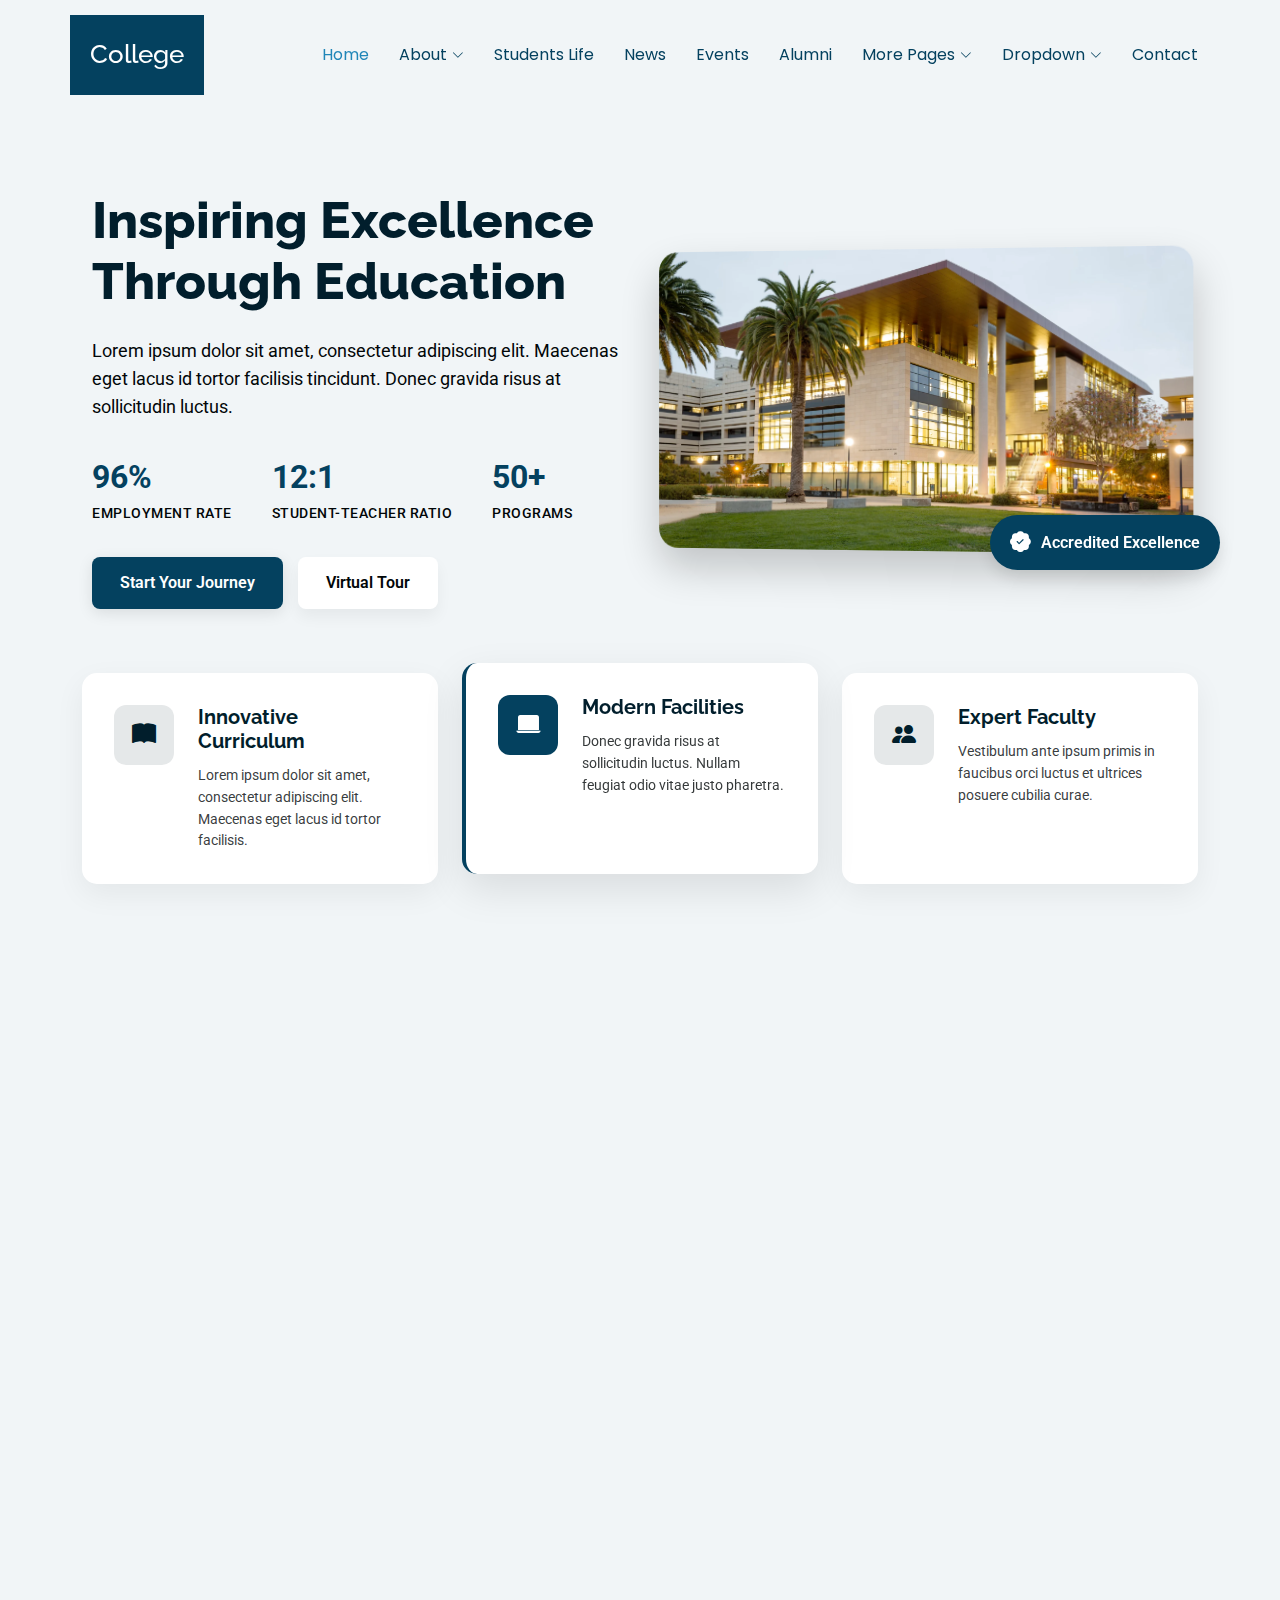
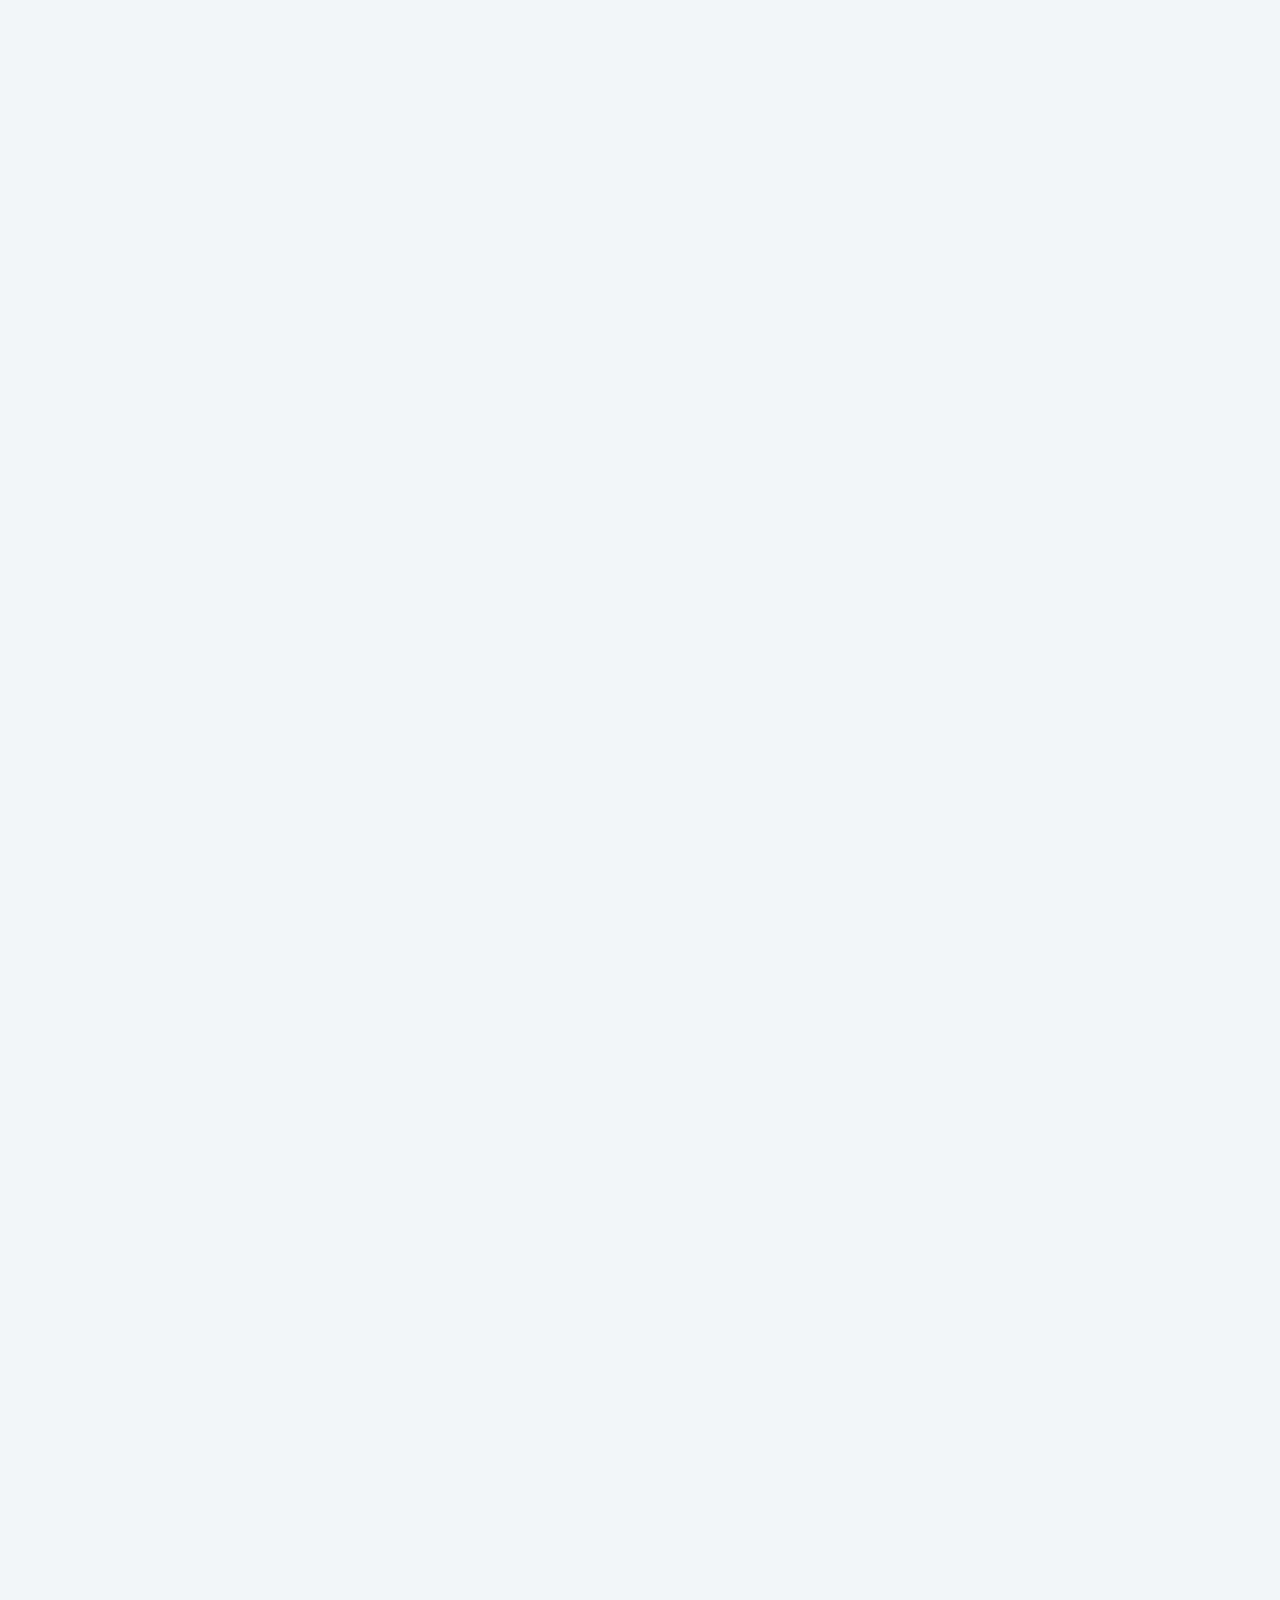
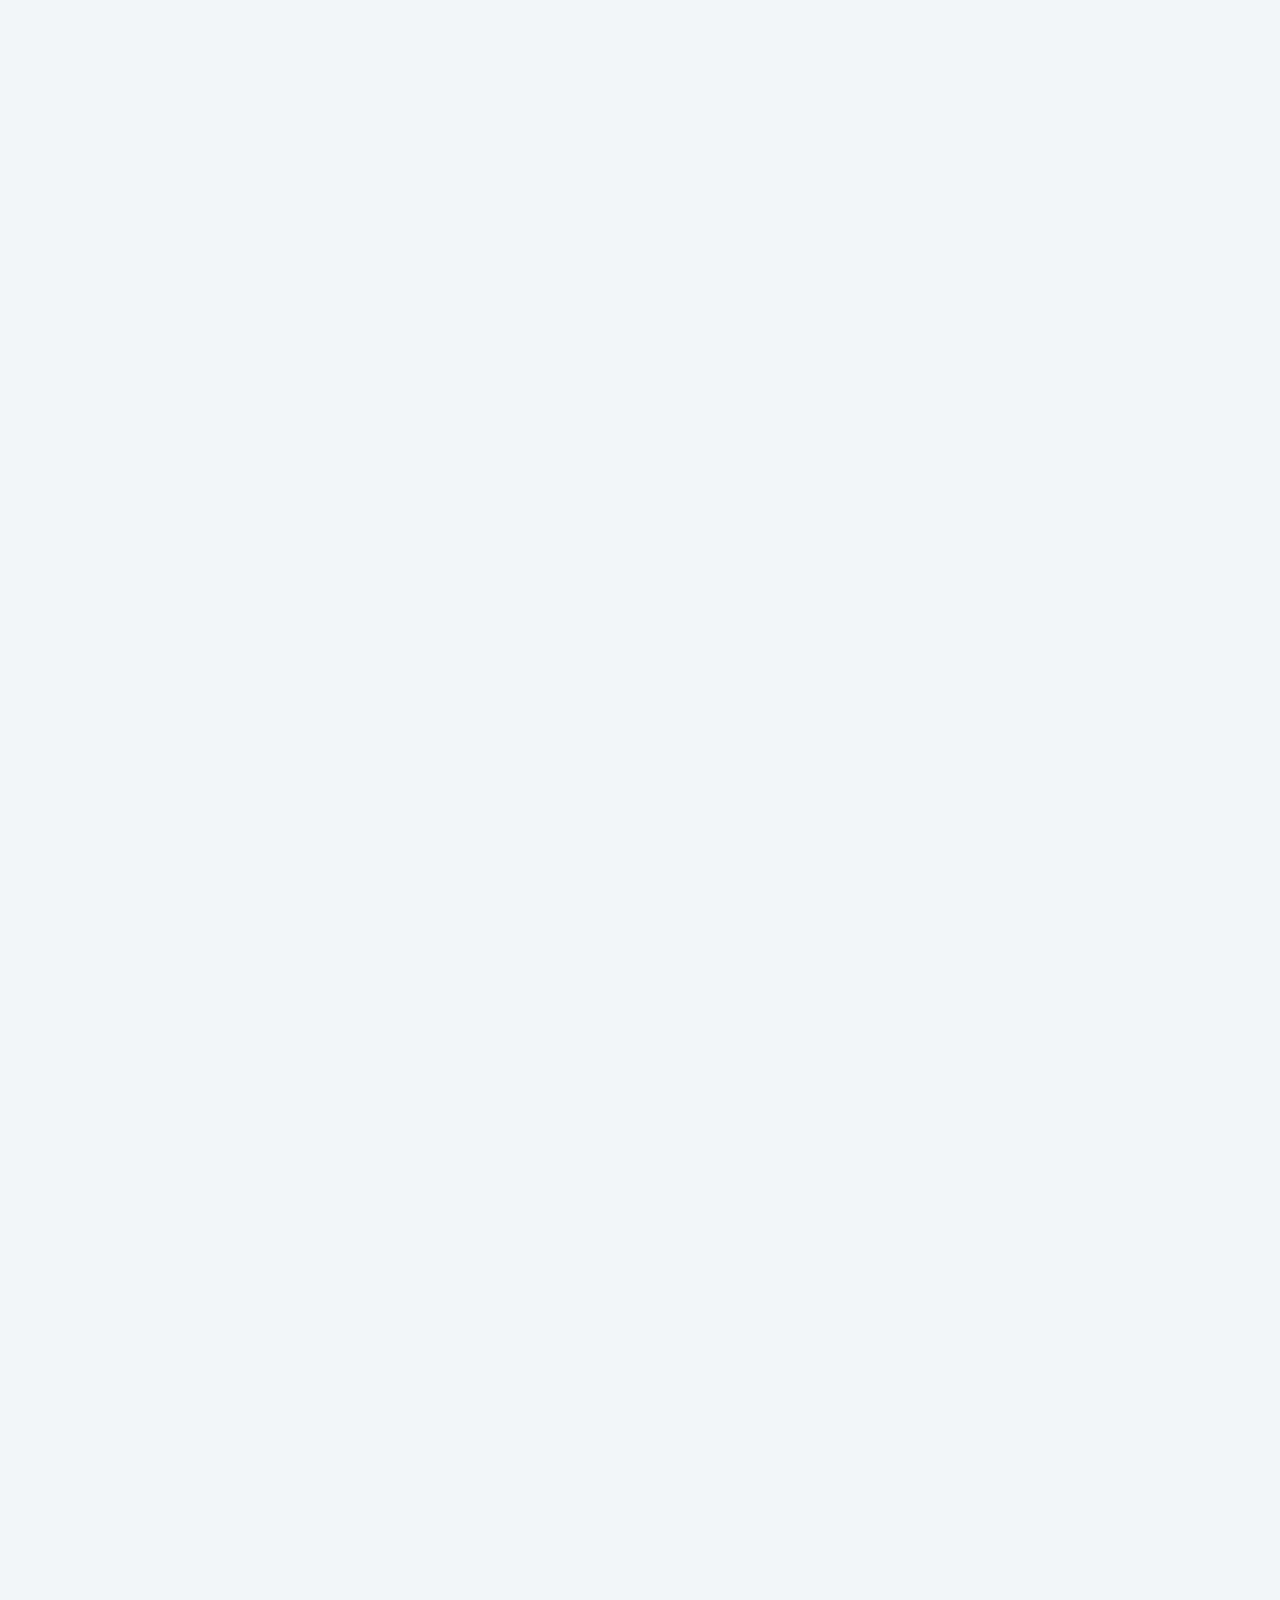
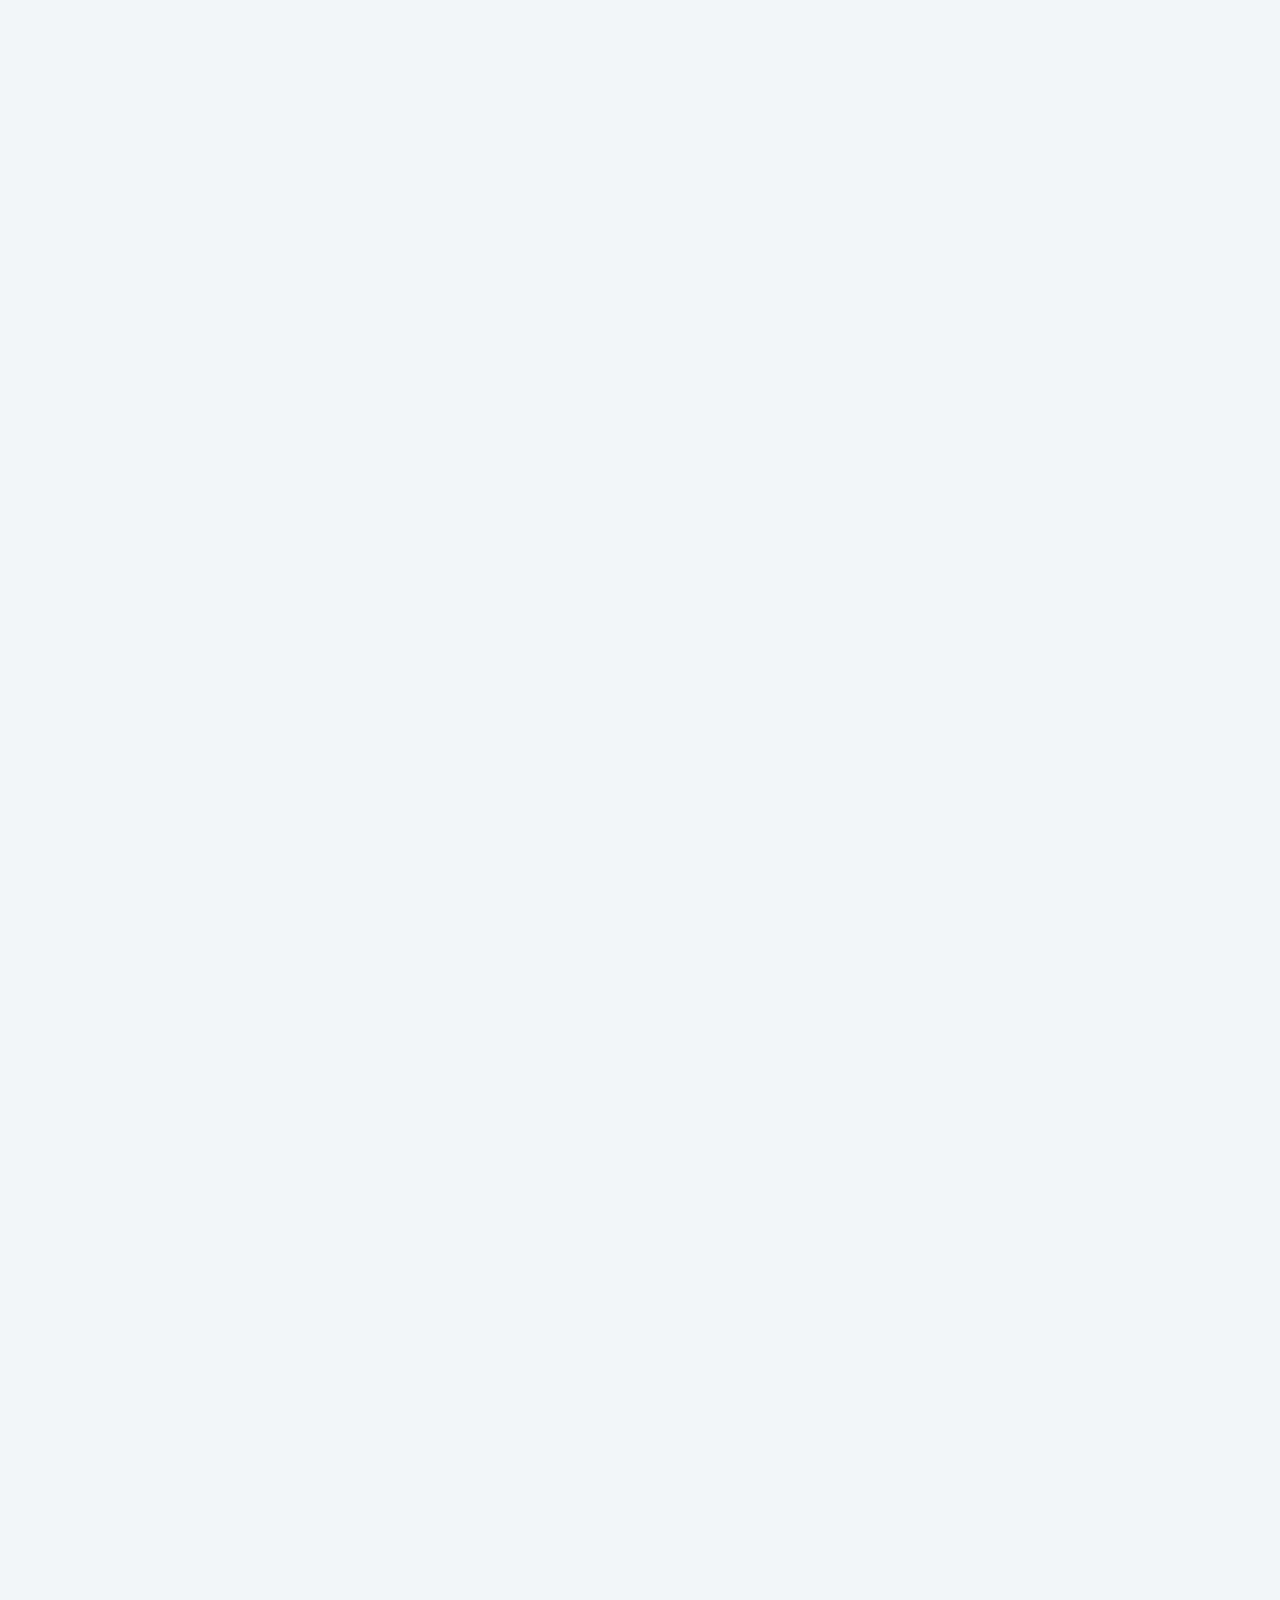
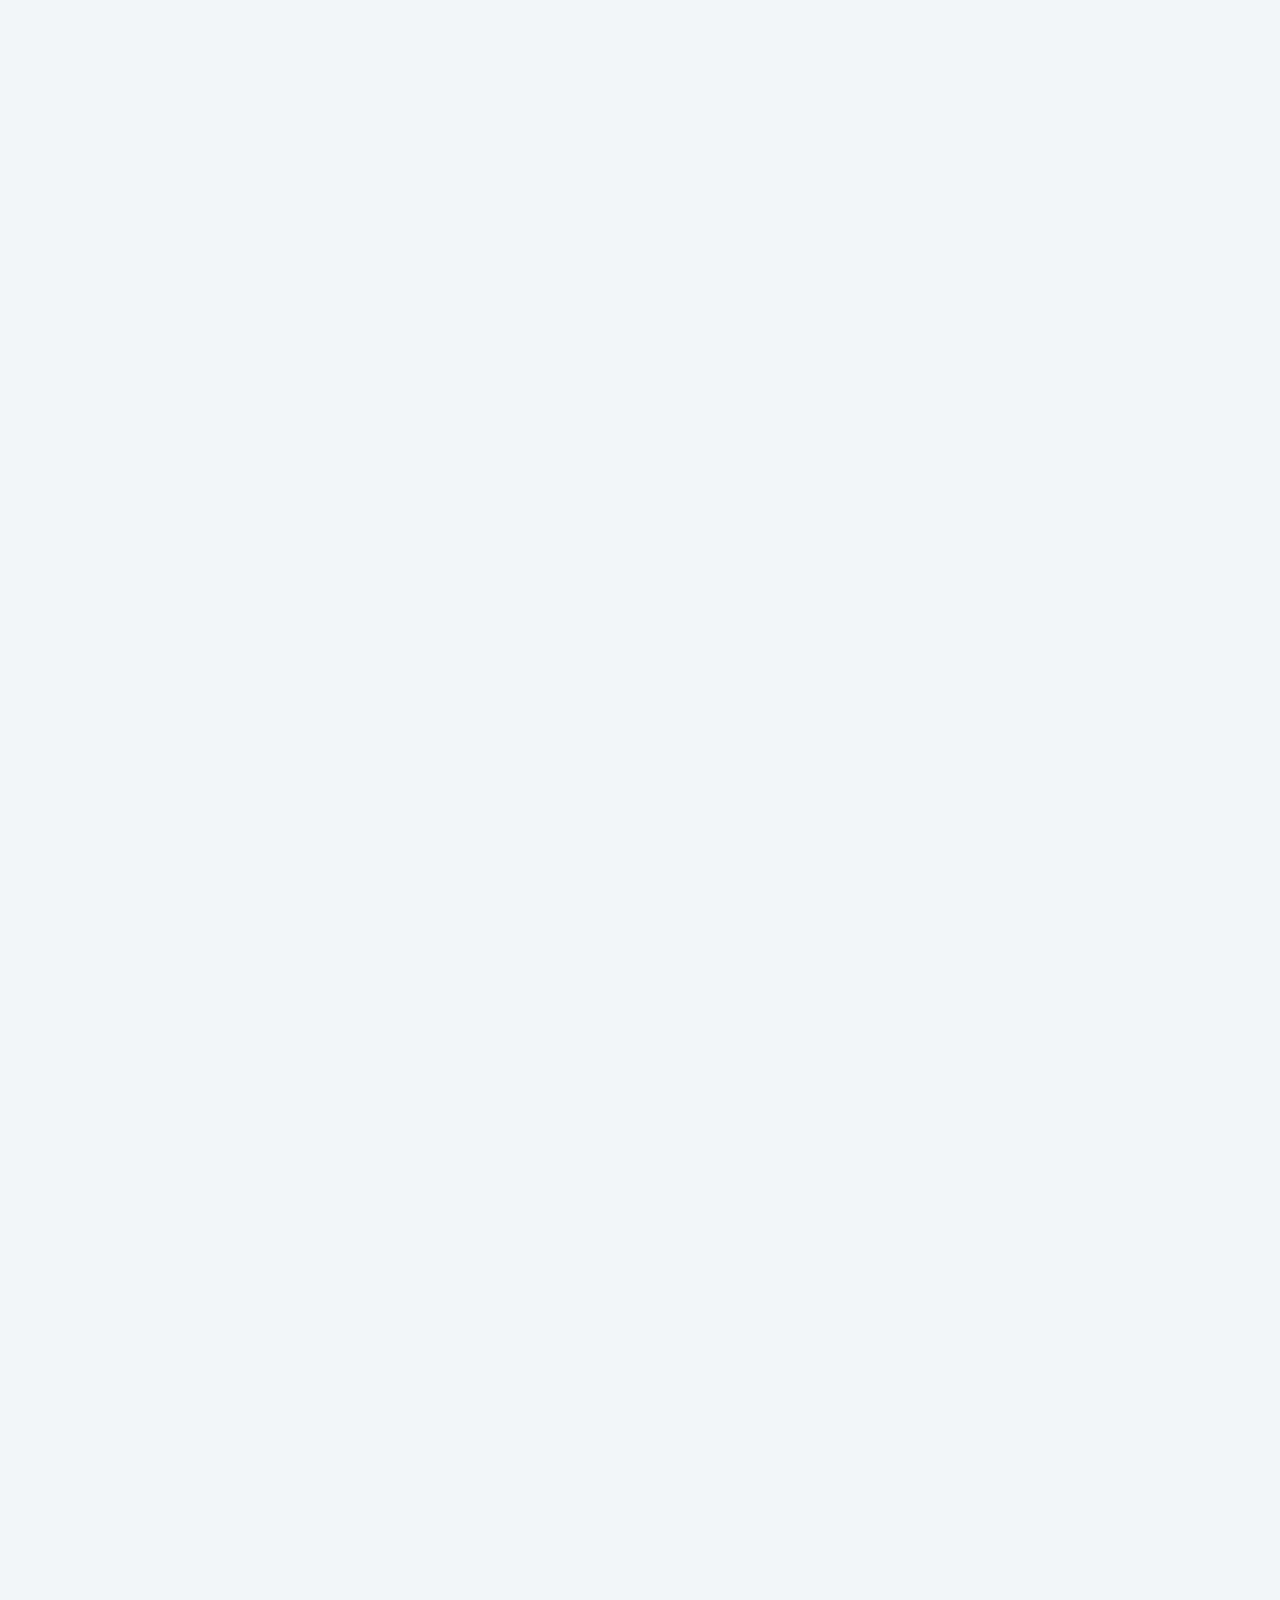
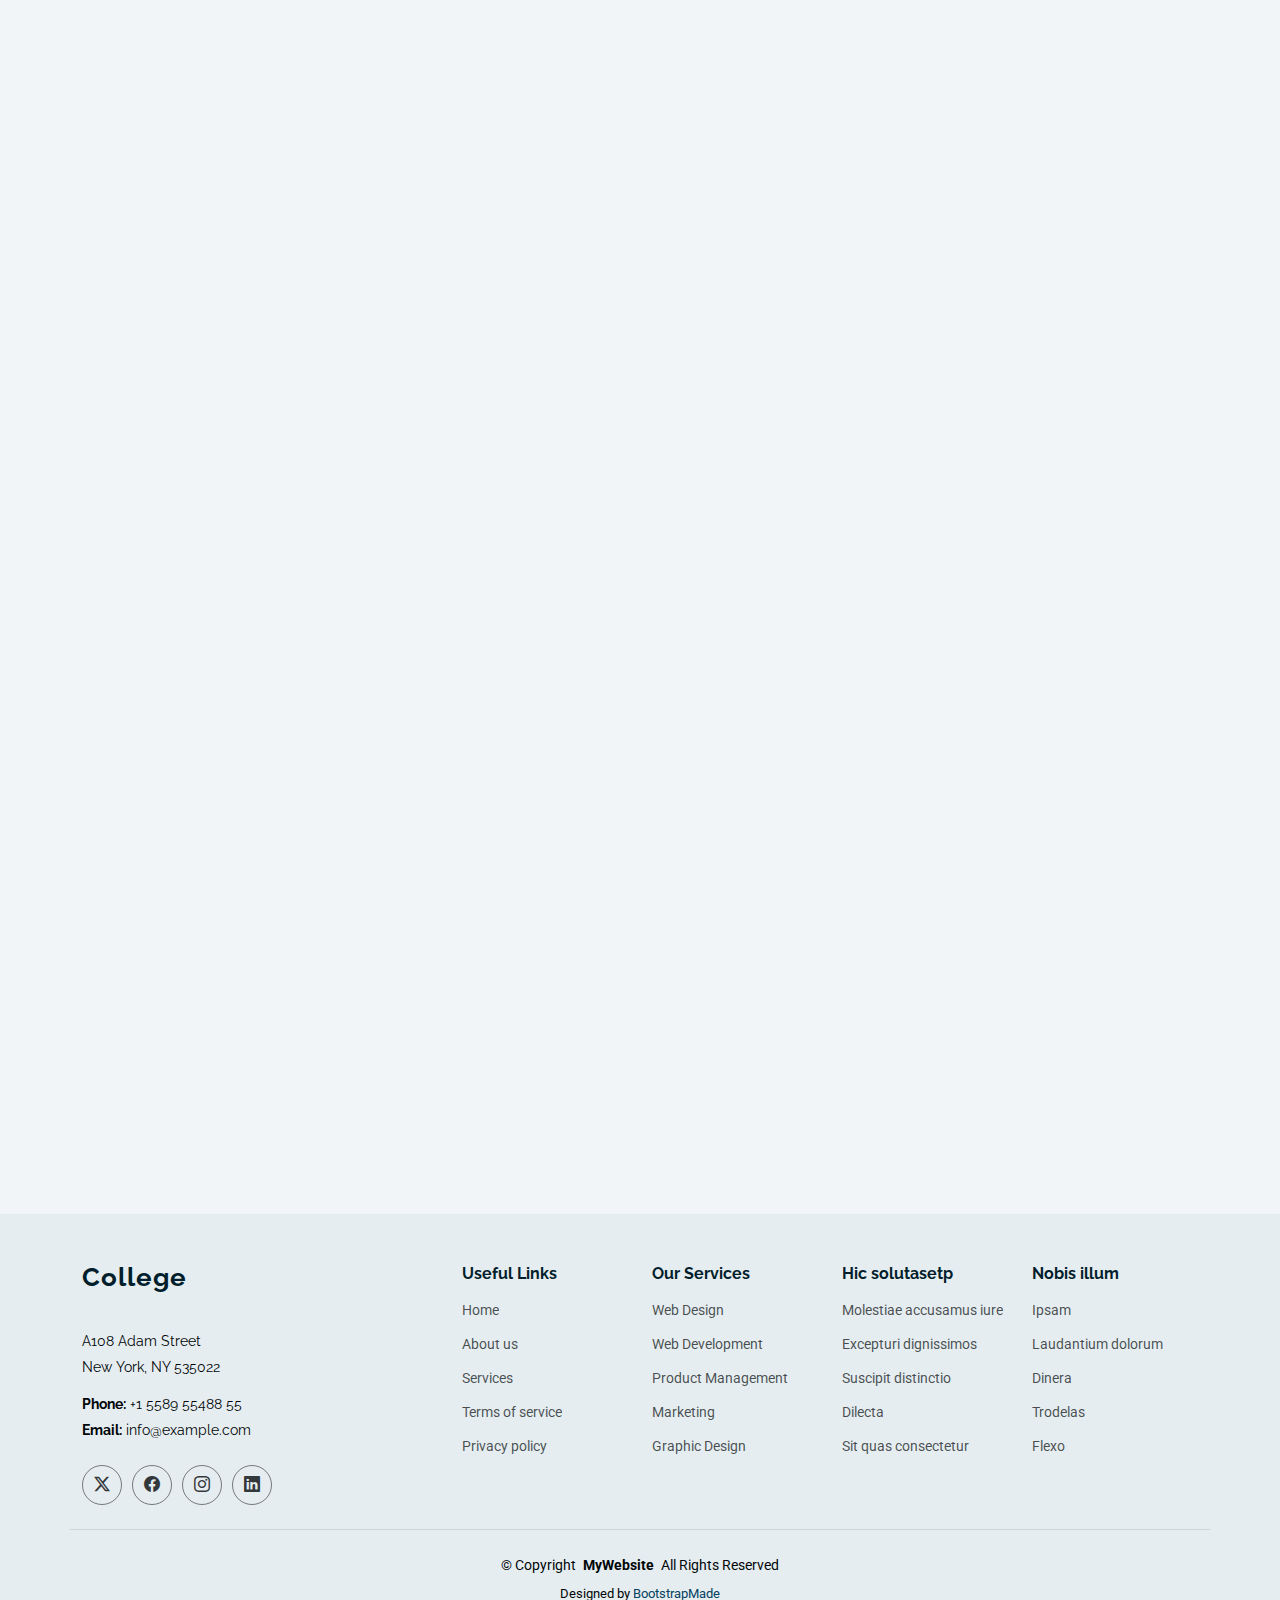
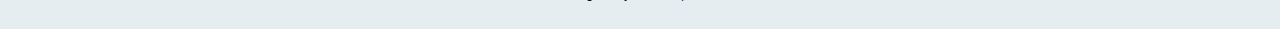
<file: public/index.html>
<!DOCTYPE html>
<html lang="en">

<head>
  <meta charset="utf-8">
  <meta content="width=device-width, initial-scale=1.0" name="viewport">
  <title>Index - College Bootstrap Template</title>
  <meta name="description" content="">
  <meta name="keywords" content="">

  <!-- Favicons -->
  <link href="assets/img/favicon.png" rel="icon">
  <link href="assets/img/apple-touch-icon.png" rel="apple-touch-icon">

  <!-- Fonts -->
  <link href="https://fonts.googleapis.com" rel="preconnect">
  <link href="https://fonts.gstatic.com" rel="preconnect" crossorigin>
  <link href="https://fonts.googleapis.com/css2?family=Roboto:ital,wght@0,100;0,300;0,400;0,500;0,700;0,900;1,100;1,300;1,400;1,500;1,700;1,900&family=Poppins:ital,wght@0,100;0,200;0,300;0,400;0,500;0,600;0,700;0,800;0,900;1,100;1,200;1,300;1,400;1,500;1,600;1,700;1,800;1,900&family=Raleway:ital,wght@0,100;0,200;0,300;0,400;0,500;0,600;0,700;0,800;0,900;1,100;1,200;1,300;1,400;1,500;1,600;1,700;1,800;1,900&display=swap" rel="stylesheet">

  <!-- Vendor CSS Files -->
  <link href="assets/vendor/bootstrap/css/bootstrap.min.css" rel="stylesheet">
  <link href="assets/vendor/bootstrap-icons/bootstrap-icons.css" rel="stylesheet">
  <link href="assets/vendor/aos/aos.css" rel="stylesheet">
  <link href="assets/vendor/swiper/swiper-bundle.min.css" rel="stylesheet">
  <link href="assets/vendor/glightbox/css/glightbox.min.css" rel="stylesheet">

  <!-- Main CSS File -->
  <link href="assets/css/main.css" rel="stylesheet">

  <!-- =======================================================
  * Template Name: College
  * Template URL: https://bootstrapmade.com/college-bootstrap-education-template/
  * Updated: Jun 19 2025 with Bootstrap v5.3.6
  * Author: BootstrapMade.com
  * License: https://bootstrapmade.com/license/
  ======================================================== -->
</head>

<body class="index-page">

  <header id="header" class="header d-flex align-items-center sticky-top">
    <div class="header-container container-fluid container-xl position-relative d-flex align-items-center justify-content-end">

      <a href="index.html" class="logo d-flex align-items-center me-auto">
        <!-- Uncomment the line below if you also wish to use an image logo -->
        <!-- <img src="assets/img/logo.webp" alt=""> -->
        <h1 class="sitename">College</h1>
      </a>

      <nav id="navmenu" class="navmenu">
        <ul>
          <li><a href="index.html" class="active">Home</a></li>
          <li class="dropdown"><a href="about.html"><span>About</span> <i class="bi bi-chevron-down toggle-dropdown"></i></a>
            <ul>
              <li><a href="about.html">About Us</a></li>
              <li><a href="admissions.html">Admissions</a></li>
              <li><a href="academics.html">Academics</a></li>
              <li><a href="faculty-staff.html">Faculty &amp; Staff</a></li>
              <li><a href="campus-facilities.html">Campus &amp; Facilities</a></li>
            </ul>
          </li>

          <li><a href="students-life.html">Students Life</a></li>
          <li><a href="news.html">News</a></li>
          <li><a href="events.html">Events</a></li>
          <li><a href="alumni.html">Alumni</a></li>
          <li class="dropdown"><a href="#"><span>More Pages</span> <i class="bi bi-chevron-down toggle-dropdown"></i></a>
            <ul>
              <li><a href="news-details.html">News Details</a></li>
              <li><a href="event-details.html">Event Details</a></li>
              <li><a href="privacy.html">Privacy</a></li>
              <li><a href="terms-of-service.html">Terms of Service</a></li>
              <li><a href="404.html">Error 404</a></li>
              <li><a href="starter-page.html">Starter Page</a></li>
            </ul>
          </li>

          <li class="dropdown"><a href="#"><span>Dropdown</span> <i class="bi bi-chevron-down toggle-dropdown"></i></a>
            <ul>
              <li><a href="#">Dropdown 1</a></li>
              <li class="dropdown"><a href="#"><span>Deep Dropdown</span> <i class="bi bi-chevron-down toggle-dropdown"></i></a>
                <ul>
                  <li><a href="#">Deep Dropdown 1</a></li>
                  <li><a href="#">Deep Dropdown 2</a></li>
                  <li><a href="#">Deep Dropdown 3</a></li>
                  <li><a href="#">Deep Dropdown 4</a></li>
                  <li><a href="#">Deep Dropdown 5</a></li>
                </ul>
              </li>
              <li><a href="#">Dropdown 2</a></li>
              <li><a href="#">Dropdown 3</a></li>
              <li><a href="#">Dropdown 4</a></li>
            </ul>
          </li>
          <li><a href="contact.html">Contact</a></li>
        </ul>
        <i class="mobile-nav-toggle d-xl-none bi bi-list"></i>
      </nav>

    </div>
  </header>

  <main class="main">

    <!-- Hero Section -->
    <section id="hero" class="hero section">

      <div class="hero-wrapper">
        <div class="container">
          <div class="row align-items-center">
            <div class="col-lg-6 hero-content" data-aos="fade-right" data-aos-delay="100">
              <h1>Inspiring Excellence Through Education</h1>
              <p>Lorem ipsum dolor sit amet, consectetur adipiscing elit. Maecenas eget lacus id tortor facilisis tincidunt. Donec gravida risus at sollicitudin luctus.</p>
              <div class="stats-row">
                <div class="stat-item">
                  <span class="stat-number">96%</span>
                  <span class="stat-label">Employment Rate</span>
                </div>
                <div class="stat-item">
                  <span class="stat-number">12:1</span>
                  <span class="stat-label">Student-Teacher Ratio</span>
                </div>
                <div class="stat-item">
                  <span class="stat-number">50+</span>
                  <span class="stat-label">Programs</span>
                </div>
              </div>
              <div class="action-buttons">
                <a href="#" class="btn-primary">Start Your Journey</a>
                <a href="#" class="btn-secondary">Virtual Tour</a>
              </div>
            </div>
            <div class="col-lg-6 hero-media" data-aos="zoom-in" data-aos-delay="200">
              <img src="assets/img/education/showcase-6.webp" alt="Education" class="img-fluid main-image">
              <div class="image-overlay">
                <div class="badge-accredited">
                  <i class="bi bi-patch-check-fill"></i>
                  <span>Accredited Excellence</span>
                </div>
              </div>
            </div>
          </div>
        </div>
      </div>

      <div class="feature-cards-wrapper" data-aos="fade-up" data-aos-delay="300">
        <div class="container">
          <div class="row gy-4">
            <div class="col-lg-4" data-aos="fade-up" data-aos-delay="100">
              <div class="feature-card">
                <div class="feature-icon">
                  <i class="bi bi-book-fill"></i>
                </div>
                <div class="feature-content">
                  <h3>Innovative Curriculum</h3>
                  <p>Lorem ipsum dolor sit amet, consectetur adipiscing elit. Maecenas eget lacus id tortor facilisis.</p>
                </div>
              </div>
            </div>

            <div class="col-lg-4" data-aos="fade-up" data-aos-delay="200">
              <div class="feature-card active">
                <div class="feature-icon">
                  <i class="bi bi-laptop-fill"></i>
                </div>
                <div class="feature-content">
                  <h3>Modern Facilities</h3>
                  <p>Donec gravida risus at sollicitudin luctus. Nullam feugiat odio vitae justo pharetra.</p>
                </div>
              </div>
            </div>

            <div class="col-lg-4" data-aos="fade-up" data-aos-delay="300">
              <div class="feature-card">
                <div class="feature-icon">
                  <i class="bi bi-people-fill"></i>
                </div>
                <div class="feature-content">
                  <h3>Expert Faculty</h3>
                  <p>Vestibulum ante ipsum primis in faucibus orci luctus et ultrices posuere cubilia curae.</p>
                </div>
              </div>
            </div>
          </div>
        </div>
      </div>

      <div class="upcoming-event" data-aos="fade-up" data-aos-delay="400">
        <div class="container">
          <div class="event-content">
            <div class="event-date">
              <span class="day">15</span>
              <span class="month">NOV</span>
            </div>
            <div class="event-info">
              <h3>Spring Semester Open House</h3>
              <p>Join us to explore campus facilities, meet our faculty, and learn about scholarship opportunities.</p>
            </div>
            <div class="event-action">
              <a href="#" class="btn-event">RSVP Now</a>
              <span class="countdown">Starts in 3 weeks</span>
            </div>
          </div>
        </div>
      </div>

    </section><!-- /Hero Section -->

    <!-- About Section -->
    <section id="about" class="about section">

      <div class="container" data-aos="fade-up" data-aos-delay="100">

        <div class="row align-items-center g-5">
          <div class="col-lg-6">
            <div class="about-content" data-aos="fade-up" data-aos-delay="200">
              <h3>Our Story</h3>
              <h2>Educating Minds, Inspiring Hearts</h2>
              <p>Lorem ipsum dolor sit amet, consectetur adipiscing elit. Maecenas vitae odio ac nisi tristique venenatis. Nullam feugiat ipsum vitae justo finibus, in sagittis dolor malesuada. Aenean vel fringilla est, a vulputate massa.</p>

              <div class="timeline">
                <div class="timeline-item">
                  <div class="timeline-dot"></div>
                  <div class="timeline-content">
                    <h4>1965</h4>
                    <p>Etiam at tincidunt arcu. Pellentesque habitant morbi tristique senectus et netus et malesuada fames ac turpis egestas.</p>
                  </div>
                </div>

                <div class="timeline-item">
                  <div class="timeline-dot"></div>
                  <div class="timeline-content">
                    <h4>1982</h4>
                    <p>Donec dignissim, odio ac imperdiet luctus, ante nisl accumsan justo, nec tempus augue mi in nulla.</p>
                  </div>
                </div>

                <div class="timeline-item">
                  <div class="timeline-dot"></div>
                  <div class="timeline-content">
                    <h4>1998</h4>
                    <p>Suspendisse potenti. Nullam lacinia dictum auctor. Phasellus euismod sem at dui imperdiet, ac tincidunt mi placerat.</p>
                  </div>
                </div>

                <div class="timeline-item">
                  <div class="timeline-dot"></div>
                  <div class="timeline-content">
                    <h4>2010</h4>
                    <p>Vestibulum ultrices magna ut faucibus sollicitudin. Sed eget venenatis enim, nec imperdiet ex.</p>
                  </div>
                </div>
              </div>
            </div>
          </div>

          <div class="col-lg-6">
            <div class="about-image" data-aos="zoom-in" data-aos-delay="300">
              <img src="assets/img/education/campus-5.webp" alt="Campus" class="img-fluid rounded">

              <div class="mission-vision" data-aos="fade-up" data-aos-delay="400">
                <div class="mission">
                  <h3>Our Mission</h3>
                  <p>Vestibulum ante ipsum primis in faucibus orci luctus et ultrices posuere cubilia curae; Donec velit neque, auctor sit amet aliquam vel, ullamcorper sit amet ligula.</p>
                </div>

                <div class="vision">
                  <h3>Our Vision</h3>
                  <p>Nulla porttitor accumsan tincidunt. Mauris blandit aliquet elit, eget tincidunt nibh pulvinar a. Cras ultricies ligula sed magna dictum porta.</p>
                </div>
              </div>
            </div>
          </div>
        </div>

        <div class="row mt-5">
          <div class="col-lg-12">
            <div class="core-values" data-aos="fade-up" data-aos-delay="500">
              <h3 class="text-center mb-4">Core Values</h3>
              <div class="row row-cols-1 row-cols-md-2 row-cols-lg-4 g-4">
                <div class="col">
                  <div class="value-card">
                    <div class="value-icon">
                      <i class="bi bi-book"></i>
                    </div>
                    <h4>Academic Excellence</h4>
                    <p>Praesent sapien massa, convallis a pellentesque nec, egestas non nisi.</p>
                  </div>
                </div>

                <div class="col">
                  <div class="value-card">
                    <div class="value-icon">
                      <i class="bi bi-people"></i>
                    </div>
                    <h4>Community Engagement</h4>
                    <p>Vivamus magna justo, lacinia eget consectetur sed, convallis at tellus.</p>
                  </div>
                </div>

                <div class="col">
                  <div class="value-card">
                    <div class="value-icon">
                      <i class="bi bi-lightbulb"></i>
                    </div>
                    <h4>Innovation</h4>
                    <p>Curabitur arcu erat, accumsan id imperdiet et, porttitor at sem.</p>
                  </div>
                </div>

                <div class="col">
                  <div class="value-card">
                    <div class="value-icon">
                      <i class="bi bi-globe"></i>
                    </div>
                    <h4>Global Perspective</h4>
                    <p>Donec sollicitudin molestie malesuada. Curabitur non nulla sit amet nisl tempus.</p>
                  </div>
                </div>
              </div>
            </div>
          </div>
        </div>

      </div>

    </section><!-- /About Section -->

    <!-- Featured Programs Section -->
    <section id="featured-programs" class="featured-programs section">

      <!-- Section Title -->
      <div class="container section-title" data-aos="fade-up">
        <h2>Featured Programs</h2>
        <p>Necessitatibus eius consequatur ex aliquid fuga eum quidem sint consectetur velit</p>
      </div><!-- End Section Title -->

      <div class="container" data-aos="fade-up" data-aos-delay="100">

        <div class="row gy-5">
          <div class="col-lg-6" data-aos="fade-right" data-aos-delay="100">
            <div class="program-banner">
              <div class="banner-image">
                <img src="assets/img/education/campus-3.webp" alt="Program" class="img-fluid">
                <div class="banner-badge">
                  <span class="badge-text">Popular</span>
                </div>
              </div>
              <div class="banner-info">
                <div class="program-header">
                  <h3>Engineering &amp; Technology</h3>
                  <div class="program-stats">
                    <span><i class="bi bi-people-fill"></i> 450+ Students</span>
                    <span><i class="bi bi-award-fill"></i> 95% Success Rate</span>
                  </div>
                </div>
                <p>Sed ut perspiciatis unde omnis iste natus error sit voluptatem accusantium doloremque laudantium, totam rem aperiam, eaque ipsa quae ab illo inventore veritatis.</p>
                <div class="program-details">
                  <div class="detail-item">
                    <i class="bi bi-calendar-check"></i>
                    <span>Duration: 4 Years</span>
                  </div>
                  <div class="detail-item">
                    <i class="bi bi-mortarboard-fill"></i>
                    <span>Bachelor's Degree</span>
                  </div>
                </div>
                <a href="#" class="discover-btn">Discover Program</a>
              </div>
            </div>
          </div><!-- End Program Banner -->

          <div class="col-lg-6">
            <div class="programs-grid">
              <div class="row g-3">
                <div class="col-12" data-aos="fade-left" data-aos-delay="200">
                  <div class="program-item">
                    <div class="item-icon">
                      <img src="assets/img/education/education-4.webp" alt="Program" class="img-fluid">
                    </div>
                    <div class="item-content">
                      <h4>Business Management</h4>
                      <p>Nemo enim ipsam voluptatem quia voluptas sit aspernatur aut odit aut fugit.</p>
                      <div class="meta-info">
                        <span>3 Years</span>
                        <span>Master's Degree</span>
                      </div>
                    </div>
                    <div class="item-arrow">
                      <i class="bi bi-arrow-right"></i>
                    </div>
                  </div>
                </div>

                <div class="col-12" data-aos="fade-left" data-aos-delay="300">
                  <div class="program-item">
                    <div class="item-icon">
                      <img src="assets/img/education/education-6.webp" alt="Program" class="img-fluid">
                    </div>
                    <div class="item-content">
                      <h4>Digital Marketing</h4>
                      <p>At vero eos et accusamus et iusto odio dignissimos ducimus qui blanditiis praesentium.</p>
                      <div class="meta-info">
                        <span>2 Years</span>
                        <span>Certificate</span>
                      </div>
                    </div>
                    <div class="item-arrow">
                      <i class="bi bi-arrow-right"></i>
                    </div>
                  </div>
                </div>

                <div class="col-12" data-aos="fade-left" data-aos-delay="400">
                  <div class="program-item">
                    <div class="item-icon">
                      <img src="assets/img/education/education-8.webp" alt="Program" class="img-fluid">
                    </div>
                    <div class="item-content">
                      <h4>Health Sciences</h4>
                      <p>Temporibus autem quibusdam et aut officiis debitis aut rerum necessitatibus saepe.</p>
                      <div class="meta-info">
                        <span>5 Years</span>
                        <span>Bachelor's Degree</span>
                      </div>
                    </div>
                    <div class="item-arrow">
                      <i class="bi bi-arrow-right"></i>
                    </div>
                  </div>
                </div>

                <div class="col-12" data-aos="fade-left" data-aos-delay="500">
                  <div class="program-item">
                    <div class="item-icon">
                      <img src="assets/img/education/education-10.webp" alt="Program" class="img-fluid">
                    </div>
                    <div class="item-content">
                      <h4>Creative Arts</h4>
                      <p>Et harum quidem rerum facilis est et expedita distinctio nam libero tempore.</p>
                      <div class="meta-info">
                        <span>3 Years</span>
                        <span>Bachelor's Degree</span>
                      </div>
                    </div>
                    <div class="item-arrow">
                      <i class="bi bi-arrow-right"></i>
                    </div>
                  </div>
                </div>
              </div>
            </div>
          </div><!-- End Programs Grid -->

        </div>

      </div>

    </section><!-- /Featured Programs Section -->

    <!-- Students Life Block Section -->
    <section id="students-life-block" class="students-life-block section">

      <!-- Section Title -->
      <div class="container section-title" data-aos="fade-up">
        <h2>Students Life</h2>
        <p>Necessitatibus eius consequatur ex aliquid fuga eum quidem sint consectetur velit</p>
      </div><!-- End Section Title -->

      <div class="container" data-aos="fade-up" data-aos-delay="100">

        <div class="row align-items-center g-5 mb-5">
          <div class="col-lg-5" data-aos="fade-right" data-aos-delay="200">
            <div class="hero-image-wrapper">
              <img src="assets/img/education/students-7.webp" alt="Student Life" class="img-fluid main-image">
              <div class="floating-card" data-aos="zoom-in" data-aos-delay="400">
                <div class="card-icon">
                  <i class="bi bi-people-fill"></i>
                </div>
                <div class="card-content">
                  <span class="card-number">2500+</span>
                  <span class="card-label">Active Students</span>
                </div>
              </div>
            </div>
          </div>

          <div class="col-lg-7" data-aos="fade-left" data-aos-delay="300">
            <div class="content-wrapper">
              <div class="section-badge" data-aos="fade-up" data-aos-delay="350">
                <span>Student Life</span>
              </div>
              <h2 data-aos="fade-up" data-aos-delay="400">Vivamus consequat lorem at nisl laoreet commodo a ac lectus</h2>
              <p class="lead-text" data-aos="fade-up" data-aos-delay="450">Pellentesque habitant morbi tristique senectus et netus et malesuada fames ac turpis egestas. Vestibulum tortor quam, feugiat vitae.</p>

              <div class="info-grid" data-aos="fade-up" data-aos-delay="500">
                <div class="info-item">
                  <div class="info-icon">
                    <i class="bi bi-calendar-event"></i>
                  </div>
                  <div class="info-text">
                    <strong>Year-Round Events</strong>
                    <span>Duis aute irure dolor in reprehenderit voluptate</span>
                  </div>
                </div>

                <div class="info-item">
                  <div class="info-icon">
                    <i class="bi bi-award"></i>
                  </div>
                  <div class="info-text">
                    <strong>Achievement Programs</strong>
                    <span>Excepteur sint occaecat cupidatat non proident</span>
                  </div>
                </div>
              </div>

              <div class="cta-section" data-aos="fade-up" data-aos-delay="600">
                <a href="student-activities.html" class="btn-primary">Discover More</a>
                <a href="virtual-tour.html" class="btn-link">
                  <i class="bi bi-play-circle"></i>
                  <span>Take Virtual Tour</span>
                </a>
              </div>
            </div>
          </div>
        </div>

        <div class="activities-showcase">
          <div class="row g-4">
            <div class="col-lg-8" data-aos="fade-right" data-aos-delay="200">
              <div class="featured-activity">
                <div class="activity-media">
                  <img src="assets/img/education/activities-2.webp" alt="Featured Activity" class="img-fluid">
                  <div class="activity-overlay">
                    <div class="overlay-content">
                      <h4>Student Organizations</h4>
                      <p>Ut enim ad minim veniam quis nostrud exercitation ullamco laboris nisi ut aliquip ex ea commodo.</p>
                      <a href="#" class="overlay-btn">
                        <i class="bi bi-arrow-right"></i>
                      </a>
                    </div>
                  </div>
                </div>
              </div>
            </div>

            <div class="col-lg-4" data-aos="fade-left" data-aos-delay="300">
              <div class="activities-list">
                <div class="activity-item" data-aos="slide-up" data-aos-delay="350">
                  <div class="activity-thumb">
                    <img src="assets/img/education/activities-6.webp" alt="Research Projects" class="img-fluid">
                  </div>
                  <div class="activity-info">
                    <h6>Research Projects</h6>
                    <p>Sed ut perspiciatis unde omnis natus error</p>
                  </div>
                </div>

                <div class="activity-item" data-aos="slide-up" data-aos-delay="400">
                  <div class="activity-thumb">
                    <img src="assets/img/education/activities-1.webp" alt="Community Service" class="img-fluid">
                  </div>
                  <div class="activity-info">
                    <h6>Community Service</h6>
                    <p>At vero eos et accusamus et iusto odio</p>
                  </div>
                </div>

                <div class="activity-item" data-aos="slide-up" data-aos-delay="450">
                  <div class="activity-thumb">
                    <img src="assets/img/education/activities-4.webp" alt="Innovation Labs" class="img-fluid">
                  </div>
                  <div class="activity-info">
                    <h6>Innovation Labs</h6>
                    <p>Temporibus autem quibusdam officiis debitis</p>
                  </div>
                </div>
              </div>
            </div>
          </div>
        </div>

      </div>

    </section><!-- /Students Life Block Section -->

    <!-- Testimonials Section -->
    <section id="testimonials" class="testimonials section">

      <!-- Section Title -->
      <div class="container section-title" data-aos="fade-up">
        <h2>Testimonials</h2>
        <p>Necessitatibus eius consequatur ex aliquid fuga eum quidem sint consectetur velit</p>
      </div><!-- End Section Title -->

      <div class="container" data-aos="fade-up" data-aos-delay="100">

        <div class="testimonial-slider swiper init-swiper">
          <script type="application/json" class="swiper-config">
            {
              "loop": true,
              "speed": 600,
              "autoplay": {
                "delay": 4000
              },
              "slidesPerView": 1,
              "spaceBetween": 30,
              "navigation": {
                "nextEl": ".swiper-button-next",
                "prevEl": ".swiper-button-prev"
              },
              "breakpoints": {
                "768": {
                  "slidesPerView": 2
                },
                "1200": {
                  "slidesPerView": 3
                }
              }
            }
          </script>

          <div class="swiper-wrapper">

            <!-- Testimonial Slide 1 -->
            <div class="swiper-slide">
              <div class="testimonial-item" data-aos="zoom-in" data-aos-delay="200">
                <div class="testimonial-header">
                  <img src="assets/img/person/person-f-12.webp" alt="Client" class="img-fluid" loading="lazy">
                  <div class="rating">
                    <i class="bi bi-star-fill"></i>
                    <i class="bi bi-star-fill"></i>
                    <i class="bi bi-star-fill"></i>
                    <i class="bi bi-star-fill"></i>
                    <i class="bi bi-star-fill"></i>
                  </div>
                </div>
                <div class="testimonial-body">
                  <p>Excepteur sint occaecat cupidatat non proident, sunt in culpa qui officia deserunt mollit anim id est laborum consectetur adipiscing elit sed eiusmod tempor.</p>
                </div>
                <div class="testimonial-footer">
                  <h5>Jessica Martinez</h5>
                  <span>UX Designer</span>
                  <div class="quote-icon">
                    <i class="bi bi-chat-quote-fill"></i>
                  </div>
                </div>
              </div>
            </div><!-- End Testimonial Slide -->

            <!-- Testimonial Slide 2 -->
            <div class="swiper-slide">
              <div class="testimonial-item" data-aos="zoom-in" data-aos-delay="300">
                <div class="testimonial-header">
                  <img src="assets/img/person/person-m-8.webp" alt="Client" class="img-fluid" loading="lazy">
                  <div class="rating">
                    <i class="bi bi-star-fill"></i>
                    <i class="bi bi-star-fill"></i>
                    <i class="bi bi-star-fill"></i>
                    <i class="bi bi-star-fill"></i>
                    <i class="bi bi-star-fill"></i>
                  </div>
                </div>
                <div class="testimonial-body">
                  <p>Duis aute irure dolor in reprehenderit in voluptate velit esse cillum dolore eu fugiat nulla pariatur excepteur sint occaecat cupidatat non proident sunt in culpa.</p>
                </div>
                <div class="testimonial-footer">
                  <h5>David Rodriguez</h5>
                  <span>Software Engineer</span>
                  <div class="quote-icon">
                    <i class="bi bi-chat-quote-fill"></i>
                  </div>
                </div>
              </div>
            </div><!-- End Testimonial Slide -->

            <!-- Testimonial Slide 3 -->
            <div class="swiper-slide">
              <div class="testimonial-item" data-aos="zoom-in" data-aos-delay="400">
                <div class="testimonial-header">
                  <img src="assets/img/person/person-f-6.webp" alt="Client" class="img-fluid" loading="lazy">
                  <div class="rating">
                    <i class="bi bi-star-fill"></i>
                    <i class="bi bi-star-fill"></i>
                    <i class="bi bi-star-fill"></i>
                    <i class="bi bi-star-fill"></i>
                    <i class="bi bi-star-fill"></i>
                  </div>
                </div>
                <div class="testimonial-body">
                  <p>Lorem ipsum dolor sit amet consectetur adipiscing elit sed do eiusmod tempor incididunt ut labore et dolore magna aliqua ut enim ad minim veniam quis nostrud.</p>
                </div>
                <div class="testimonial-footer">
                  <h5>Amanda Wilson</h5>
                  <span>Creative Director</span>
                  <div class="quote-icon">
                    <i class="bi bi-chat-quote-fill"></i>
                  </div>
                </div>
              </div>
            </div><!-- End Testimonial Slide -->

            <!-- Testimonial Slide 4 -->
            <div class="swiper-slide">
              <div class="testimonial-item" data-aos="zoom-in" data-aos-delay="500">
                <div class="testimonial-header">
                  <img src="assets/img/person/person-m-12.webp" alt="Client" class="img-fluid" loading="lazy">
                  <div class="rating">
                    <i class="bi bi-star-fill"></i>
                    <i class="bi bi-star-fill"></i>
                    <i class="bi bi-star-fill"></i>
                    <i class="bi bi-star-fill"></i>
                    <i class="bi bi-star-fill"></i>
                  </div>
                </div>
                <div class="testimonial-body">
                  <p>Sed ut perspiciatis unde omnis iste natus error sit voluptatem accusantium doloremque laudantium totam rem aperiam eaque ipsa quae ab illo inventore veritatis.</p>
                </div>
                <div class="testimonial-footer">
                  <h5>Ryan Thompson</h5>
                  <span>Business Analyst</span>
                  <div class="quote-icon">
                    <i class="bi bi-chat-quote-fill"></i>
                  </div>
                </div>
              </div>
            </div><!-- End Testimonial Slide -->

            <!-- Testimonial Slide 5 -->
            <div class="swiper-slide">
              <div class="testimonial-item" data-aos="zoom-in" data-aos-delay="600">
                <div class="testimonial-header">
                  <img src="assets/img/person/person-f-10.webp" alt="Client" class="img-fluid" loading="lazy">
                  <div class="rating">
                    <i class="bi bi-star-fill"></i>
                    <i class="bi bi-star-fill"></i>
                    <i class="bi bi-star-fill"></i>
                    <i class="bi bi-star-fill"></i>
                    <i class="bi bi-star-fill"></i>
                  </div>
                </div>
                <div class="testimonial-body">
                  <p>At vero eos et accusamus et iusto odio dignissimos ducimus qui blanditiis praesentium voluptatum deleniti atque corrupti quos dolores et quas molestias excepturi.</p>
                </div>
                <div class="testimonial-footer">
                  <h5>Rachel Chen</h5>
                  <span>Project Manager</span>
                  <div class="quote-icon">
                    <i class="bi bi-chat-quote-fill"></i>
                  </div>
                </div>
              </div>
            </div><!-- End Testimonial Slide -->

          </div>

          <div class="swiper-navigation">
            <div class="swiper-button-prev"></div>
            <div class="swiper-button-next"></div>
          </div>

        </div>

      </div>

    </section><!-- /Testimonials Section -->

    <!-- Stats Section -->
    <section id="stats" class="stats section">

      <div class="container" data-aos="fade-up" data-aos-delay="100">

        <div class="row justify-content-center">
          <div class="col-lg-8 text-center">
            <div class="intro-content" data-aos="fade-up" data-aos-delay="200">
              <h2 class="section-heading">Transforming Lives Through Quality Education</h2>
              <p class="section-description">Sed do eiusmod tempor incididunt ut labore et dolore magna aliqua. Ut enim ad minim veniam, quis nostrud exercitation ullamco laboris nisi ut aliquip ex ea commodo consequat.</p>
            </div>
          </div>
        </div>

        <div class="row g-4 mt-4">
          <div class="col-xl-3 col-lg-6 col-md-6">
            <div class="metric-card" data-aos="flip-left" data-aos-delay="300">
              <div class="metric-header">
                <div class="metric-icon-wrapper">
                  <i class="bi bi-mortarboard-fill"></i>
                </div>
                <div class="metric-value">
                  <span data-purecounter-start="0" data-purecounter-end="87" data-purecounter-duration="1" class="purecounter"></span>%
                </div>
              </div>
              <div class="metric-info">
                <h4>Success Rate</h4>
                <p>Alumni employment within 6 months</p>
              </div>
            </div>
          </div>

          <div class="col-xl-3 col-lg-6 col-md-6">
            <div class="metric-card" data-aos="flip-left" data-aos-delay="400">
              <div class="metric-header">
                <div class="metric-icon-wrapper">
                  <i class="bi bi-building"></i>
                </div>
                <div class="metric-value">
                  <span data-purecounter-start="0" data-purecounter-end="8" data-purecounter-duration="1" class="purecounter"></span>
                </div>
              </div>
              <div class="metric-info">
                <h4>Campus Locations</h4>
                <p>Across the country serving students</p>
              </div>
            </div>
          </div>

          <div class="col-xl-3 col-lg-6 col-md-6">
            <div class="metric-card" data-aos="flip-left" data-aos-delay="500">
              <div class="metric-header">
                <div class="metric-icon-wrapper">
                  <i class="bi bi-trophy-fill"></i>
                </div>
                <div class="metric-value">
                  <span data-purecounter-start="0" data-purecounter-end="250" data-purecounter-duration="1" class="purecounter"></span>+
                </div>
              </div>
              <div class="metric-info">
                <h4>Awards Received</h4>
                <p>Recognition for educational excellence</p>
              </div>
            </div>
          </div>

          <div class="col-xl-3 col-lg-6 col-md-6">
            <div class="metric-card" data-aos="flip-left" data-aos-delay="600">
              <div class="metric-header">
                <div class="metric-icon-wrapper">
                  <i class="bi bi-globe"></i>
                </div>
                <div class="metric-value">
                  <span data-purecounter-start="0" data-purecounter-end="65" data-purecounter-duration="1" class="purecounter"></span>+
                </div>
              </div>
              <div class="metric-info">
                <h4>Countries Represented</h4>
                <p>Diverse international student body</p>
              </div>
            </div>
          </div>
        </div>

        <div class="row mt-5">
          <div class="col-lg-12">
            <div class="highlights-section" data-aos="fade-up" data-aos-delay="700">
              <div class="row align-items-center">
                <div class="col-lg-6">
                  <div class="highlights-content">
                    <h3 class="highlights-title">Building Tomorrow's Leaders Today</h3>
                    <p class="highlights-text">Duis aute irure dolor in reprehenderit in voluptate velit esse cillum dolore eu fugiat nulla pariatur. Excepteur sint occaecat cupidatat non proident, sunt in culpa qui officia deserunt mollit anim.</p>
                    <div class="highlights-features">
                      <div class="feature-item" data-aos="fade-right" data-aos-delay="800">
                        <i class="bi bi-check-circle-fill"></i>
                        <span>Innovative curriculum design</span>
                      </div>
                      <div class="feature-item" data-aos="fade-right" data-aos-delay="900">
                        <i class="bi bi-check-circle-fill"></i>
                        <span>World-class faculty expertise</span>
                      </div>
                      <div class="feature-item" data-aos="fade-right" data-aos-delay="1000">
                        <i class="bi bi-check-circle-fill"></i>
                        <span>Comprehensive student support</span>
                      </div>
                    </div>
                    <div class="highlights-cta">
                      <a href="#" class="cta-btn primary">Explore Programs</a>
                      <a href="#" class="cta-btn secondary">Download Brochure</a>
                    </div>
                  </div>
                </div>
                <div class="col-lg-6">
                  <div class="highlights-gallery">
                    <div class="gallery-grid">
                      <div class="gallery-item large" data-aos="zoom-in" data-aos-delay="800">
                        <img src="assets/img/education/campus-3.webp" alt="Campus Life" class="img-fluid" loading="lazy">
                        <div class="gallery-overlay">
                          <h5>Modern Campus</h5>
                        </div>
                      </div>
                      <div class="gallery-item small" data-aos="zoom-in" data-aos-delay="900">
                        <img src="assets/img/education/students-5.webp" alt="Students" class="img-fluid" loading="lazy">
                        <div class="gallery-overlay">
                          <h6>Student Life</h6>
                        </div>
                      </div>
                      <div class="gallery-item small" data-aos="zoom-in" data-aos-delay="1000">
                        <img src="assets/img/education/teacher-7.webp" alt="Faculty" class="img-fluid" loading="lazy">
                        <div class="gallery-overlay">
                          <h6>Expert Faculty</h6>
                        </div>
                      </div>
                    </div>
                  </div>
                </div>
              </div>
            </div>
          </div>
        </div>

      </div>

    </section><!-- /Stats Section -->

    <!-- Recent News Section -->
    <section id="recent-news" class="recent-news section">

      <!-- Section Title -->
      <div class="container section-title" data-aos="fade-up">
        <h2>Recent News</h2>
        <p>Necessitatibus eius consequatur ex aliquid fuga eum quidem sint consectetur velit</p>
      </div><!-- End Section Title -->

      <div class="container" data-aos="fade-up" data-aos-delay="100">

        <div class="row gy-4">

          <div class="col-xl-6" data-aos="fade-up" data-aos-delay="100">
            <article class="post-item d-flex">
              <div class="post-img">
                <img src="assets/img/blog/blog-post-1.webp" alt="" class="img-fluid" loading="lazy">
              </div>

              <div class="post-content flex-grow-1">
                <a href="#" class="category">Design</a>

                <h2 class="post-title">
                  <a href="#">Sed ut perspiciatis unde omnis</a>
                </h2>

                <p class="post-description">
                  Nemo enim ipsam voluptatem quia voluptas sit aspernatur aut odit aut fugit, sed quia consequuntur magni dolores.
                </p>

                <div class="post-meta">
                  <div class="post-author">
                    <img src="assets/img/person/person-f-12.webp" alt="" class="img-fluid">
                    <span class="author-name">Lina Chen</span>
                  </div>
                  <span class="post-date">Mar 15, 2025</span>
                </div>
              </div>
            </article>
          </div><!-- End post item -->

          <div class="col-xl-6" data-aos="fade-up" data-aos-delay="200">
            <article class="post-item d-flex">
              <div class="post-img">
                <img src="assets/img/blog/blog-post-2.webp" alt="" class="img-fluid" loading="lazy">
              </div>

              <div class="post-content flex-grow-1">
                <a href="#" class="category">Product</a>

                <h2 class="post-title">
                  <a href="#">At vero eos et accusamus</a>
                </h2>

                <p class="post-description">
                  Et harum quidem rerum facilis est et expedita distinctio nam libero tempore, cum soluta nobis est eligendi.
                </p>

                <div class="post-meta">
                  <div class="post-author">
                    <img src="assets/img/person/person-f-13.webp" alt="" class="img-fluid">
                    <span class="author-name">Sofia Rodriguez</span>
                  </div>
                  <span class="post-date">Apr 22, 2025</span>
                </div>
              </div>
            </article>
          </div><!-- End post item -->

          <div class="col-xl-6" data-aos="fade-up" data-aos-delay="300">
            <article class="post-item d-flex">
              <div class="post-img">
                <img src="assets/img/blog/blog-post-3.webp" alt="" class="img-fluid" loading="lazy">
              </div>

              <div class="post-content flex-grow-1">
                <a href="#" class="category">Software Engineering</a>

                <h2 class="post-title">
                  <a href="#">Temporibus autem quibusdam</a>
                </h2>

                <p class="post-description">
                  Itaque earum rerum hic tenetur a sapiente delectus, ut aut reiciendis voluptatibus maiores alias consequatur.
                </p>

                <div class="post-meta">
                  <div class="post-author">
                    <img src="assets/img/person/person-m-10.webp" alt="" class="img-fluid">
                    <span class="author-name">Lucas Thompson</span>
                  </div>
                  <span class="post-date">May 8, 2025</span>
                </div>
              </div>
            </article>
          </div><!-- End post item -->

          <div class="col-xl-6" data-aos="fade-up" data-aos-delay="400">
            <article class="post-item d-flex">
              <div class="post-img">
                <img src="assets/img/blog/blog-post-4.webp" alt="" class="img-fluid" loading="lazy">
              </div>

              <div class="post-content flex-grow-1">
                <a href="#" class="category">Creative</a>

                <h2 class="post-title">
                  <a href="#">Nam libero tempore soluta</a>
                </h2>

                <p class="post-description">
                  Excepteur sint occaecat cupidatat non proident, sunt in culpa qui officia deserunt mollit anim id est laborum.
                </p>

                <div class="post-meta">
                  <div class="post-author">
                    <img src="assets/img/person/person-f-14.webp" alt="" class="img-fluid">
                    <span class="author-name">Emma Patel</span>
                  </div>
                  <span class="post-date">Jun 30, 2025</span>
                </div>
              </div>
            </article>
          </div><!-- End post item -->

        </div>

      </div>

    </section><!-- /Recent News Section -->

    <!-- Events Section -->
    <section id="events" class="events section">

      <!-- Section Title -->
      <div class="container section-title" data-aos="fade-up">
        <h2>Events</h2>
        <p>Necessitatibus eius consequatur ex aliquid fuga eum quidem sint consectetur velit</p>
      </div><!-- End Section Title -->

      <div class="container" data-aos="fade-up" data-aos-delay="100">

        <div class="row g-4">

          <div class="col-lg-4 col-md-6" data-aos="zoom-in" data-aos-delay="200">
            <div class="event-item">
              <div class="event-image">
                <img src="assets/img/education/events-3.webp" alt="Workshop" class="img-fluid">
                <div class="event-date-overlay">
                  <span class="date">MAR<br>18</span>
                </div>
              </div>
              <div class="event-details">
                <div class="event-category">
                  <span class="badge academic">Academic</span>
                  <span class="event-time">2:00 PM</span>
                </div>
                <h3>Advanced Mathematics Workshop</h3>
                <p>Lorem ipsum dolor sit amet consectetur adipiscing elit sed do eiusmod tempor incididunt ut labore et dolore magna aliqua.</p>
                <div class="event-info">
                  <div class="info-row">
                    <i class="bi bi-geo-alt"></i>
                    <span>Room 205, Science Building</span>
                  </div>
                  <div class="info-row">
                    <i class="bi bi-people"></i>
                    <span>25 Participants</span>
                  </div>
                </div>
                <div class="event-footer">
                  <a href="#" class="register-btn">Register Now</a>
                  <div class="event-share">
                    <i class="bi bi-share"></i>
                    <i class="bi bi-heart"></i>
                  </div>
                </div>
              </div>
            </div>
          </div>

          <div class="col-lg-4 col-md-6" data-aos="zoom-in" data-aos-delay="300">
            <div class="event-item">
              <div class="event-image">
                <img src="assets/img/education/events-5.webp" alt="Tournament" class="img-fluid">
                <div class="event-date-overlay">
                  <span class="date">APR<br>05</span>
                </div>
              </div>
              <div class="event-details">
                <div class="event-category">
                  <span class="badge sports">Sports</span>
                  <span class="event-time">9:00 AM</span>
                </div>
                <h3>Inter-School Basketball Championship</h3>
                <p>Lorem ipsum dolor sit amet consectetur adipiscing elit sed eiusmod tempor incididunt ut labore et dolore magna.</p>
                <div class="event-info">
                  <div class="info-row">
                    <i class="bi bi-geo-alt"></i>
                    <span>Sports Complex Gym</span>
                  </div>
                  <div class="info-row">
                    <i class="bi bi-people"></i>
                    <span>8 Teams</span>
                  </div>
                </div>
                <div class="event-footer">
                  <a href="#" class="register-btn">Register Now</a>
                  <div class="event-share">
                    <i class="bi bi-share"></i>
                    <i class="bi bi-heart"></i>
                  </div>
                </div>
              </div>
            </div>
          </div>

          <div class="col-lg-4 col-md-6" data-aos="zoom-in" data-aos-delay="400">
            <div class="event-item">
              <div class="event-image">
                <img src="assets/img/education/events-7.webp" alt="Art Exhibition" class="img-fluid">
                <div class="event-date-overlay">
                  <span class="date">APR<br>12</span>
                </div>
              </div>
              <div class="event-details">
                <div class="event-category">
                  <span class="badge arts">Arts</span>
                  <span class="event-time">6:00 PM</span>
                </div>
                <h3>Student Art Exhibition Opening</h3>
                <p>Lorem ipsum dolor sit amet consectetur adipiscing elit sed do eiusmod tempor incididunt ut labore et dolore.</p>
                <div class="event-info">
                  <div class="info-row">
                    <i class="bi bi-geo-alt"></i>
                    <span>Art Gallery, First Floor</span>
                  </div>
                  <div class="info-row">
                    <i class="bi bi-people"></i>
                    <span>Open to All</span>
                  </div>
                </div>
                <div class="event-footer">
                  <a href="#" class="register-btn">Register Now</a>
                  <div class="event-share">
                    <i class="bi bi-share"></i>
                    <i class="bi bi-heart"></i>
                  </div>
                </div>
              </div>
            </div>
          </div>

          <div class="col-lg-4 col-md-6" data-aos="zoom-in" data-aos-delay="200">
            <div class="event-item">
              <div class="event-image">
                <img src="assets/img/education/events-2.webp" alt="Science Fair" class="img-fluid">
                <div class="event-date-overlay">
                  <span class="date">MAY<br>03</span>
                </div>
              </div>
              <div class="event-details">
                <div class="event-category">
                  <span class="badge academic">Academic</span>
                  <span class="event-time">10:00 AM</span>
                </div>
                <h3>Annual Science Fair Competition</h3>
                <p>Lorem ipsum dolor sit amet consectetur adipiscing elit sed do eiusmod tempor incididunt ut labore et dolore magna aliqua.</p>
                <div class="event-info">
                  <div class="info-row">
                    <i class="bi bi-geo-alt"></i>
                    <span>Main Auditorium Hall</span>
                  </div>
                  <div class="info-row">
                    <i class="bi bi-people"></i>
                    <span>45 Projects</span>
                  </div>
                </div>
                <div class="event-footer">
                  <a href="#" class="register-btn">Register Now</a>
                  <div class="event-share">
                    <i class="bi bi-share"></i>
                    <i class="bi bi-heart"></i>
                  </div>
                </div>
              </div>
            </div>
          </div>

          <div class="col-lg-4 col-md-6" data-aos="zoom-in" data-aos-delay="300">
            <div class="event-item">
              <div class="event-image">
                <img src="assets/img/education/events-8.webp" alt="Community Event" class="img-fluid">
                <div class="event-date-overlay">
                  <span class="date">MAY<br>15</span>
                </div>
              </div>
              <div class="event-details">
                <div class="event-category">
                  <span class="badge community">Community</span>
                  <span class="event-time">3:00 PM</span>
                </div>
                <h3>Family Fun Day Celebration</h3>
                <p>Lorem ipsum dolor sit amet consectetur adipiscing elit sed do eiusmod tempor incididunt ut labore et dolore.</p>
                <div class="event-info">
                  <div class="info-row">
                    <i class="bi bi-geo-alt"></i>
                    <span>School Playground Area</span>
                  </div>
                  <div class="info-row">
                    <i class="bi bi-people"></i>
                    <span>All Families</span>
                  </div>
                </div>
                <div class="event-footer">
                  <a href="#" class="register-btn">Register Now</a>
                  <div class="event-share">
                    <i class="bi bi-share"></i>
                    <i class="bi bi-heart"></i>
                  </div>
                </div>
              </div>
            </div>
          </div>

          <div class="col-lg-4 col-md-6" data-aos="zoom-in" data-aos-delay="400">
            <div class="event-item">
              <div class="event-image">
                <img src="assets/img/education/events-6.webp" alt="Music Concert" class="img-fluid">
                <div class="event-date-overlay">
                  <span class="date">JUN<br>02</span>
                </div>
              </div>
              <div class="event-details">
                <div class="event-category">
                  <span class="badge arts">Arts</span>
                  <span class="event-time">7:30 PM</span>
                </div>
                <h3>Summer Music Concert Finale</h3>
                <p>Lorem ipsum dolor sit amet consectetur adipiscing elit sed do eiusmod tempor incididunt ut labore et dolore magna.</p>
                <div class="event-info">
                  <div class="info-row">
                    <i class="bi bi-geo-alt"></i>
                    <span>Music Hall Theater</span>
                  </div>
                  <div class="info-row">
                    <i class="bi bi-people"></i>
                    <span>300 Seats</span>
                  </div>
                </div>
                <div class="event-footer">
                  <a href="#" class="register-btn">Register Now</a>
                  <div class="event-share">
                    <i class="bi bi-share"></i>
                    <i class="bi bi-heart"></i>
                  </div>
                </div>
              </div>
            </div>
          </div>

        </div>

        <div class="events-navigation" data-aos="fade-up" data-aos-delay="500">
          <div class="row align-items-center">
            <div class="col-md-8">
              <div class="filter-tabs">
                <button class="filter-tab active" data-filter="all">All Events</button>
                <button class="filter-tab" data-filter="academic">Academic</button>
                <button class="filter-tab" data-filter="sports">Sports</button>
                <button class="filter-tab" data-filter="arts">Arts</button>
                <button class="filter-tab" data-filter="community">Community</button>
              </div>
            </div>
            <div class="col-md-4 text-end">
              <a href="#" class="view-calendar-btn">
                <i class="bi bi-calendar3"></i>
                View Calendar
              </a>
            </div>
          </div>
        </div>

      </div>

    </section><!-- /Events Section -->

  </main>

  <footer id="footer" class="footer position-relative light-background">

    <div class="container footer-top">
      <div class="row gy-4">
        <div class="col-lg-4 col-md-6 footer-about">
          <a href="index.html" class="logo d-flex align-items-center">
            <span class="sitename">College</span>
          </a>
          <div class="footer-contact pt-3">
            <p>A108 Adam Street</p>
            <p>New York, NY 535022</p>
            <p class="mt-3"><strong>Phone:</strong> <span>+1 5589 55488 55</span></p>
            <p><strong>Email:</strong> <span>info@example.com</span></p>
          </div>
          <div class="social-links d-flex mt-4">
            <a href=""><i class="bi bi-twitter-x"></i></a>
            <a href=""><i class="bi bi-facebook"></i></a>
            <a href=""><i class="bi bi-instagram"></i></a>
            <a href=""><i class="bi bi-linkedin"></i></a>
          </div>
        </div>

        <div class="col-lg-2 col-md-3 footer-links">
          <h4>Useful Links</h4>
          <ul>
            <li><a href="#">Home</a></li>
            <li><a href="#">About us</a></li>
            <li><a href="#">Services</a></li>
            <li><a href="#">Terms of service</a></li>
            <li><a href="#">Privacy policy</a></li>
          </ul>
        </div>

        <div class="col-lg-2 col-md-3 footer-links">
          <h4>Our Services</h4>
          <ul>
            <li><a href="#">Web Design</a></li>
            <li><a href="#">Web Development</a></li>
            <li><a href="#">Product Management</a></li>
            <li><a href="#">Marketing</a></li>
            <li><a href="#">Graphic Design</a></li>
          </ul>
        </div>

        <div class="col-lg-2 col-md-3 footer-links">
          <h4>Hic solutasetp</h4>
          <ul>
            <li><a href="#">Molestiae accusamus iure</a></li>
            <li><a href="#">Excepturi dignissimos</a></li>
            <li><a href="#">Suscipit distinctio</a></li>
            <li><a href="#">Dilecta</a></li>
            <li><a href="#">Sit quas consectetur</a></li>
          </ul>
        </div>

        <div class="col-lg-2 col-md-3 footer-links">
          <h4>Nobis illum</h4>
          <ul>
            <li><a href="#">Ipsam</a></li>
            <li><a href="#">Laudantium dolorum</a></li>
            <li><a href="#">Dinera</a></li>
            <li><a href="#">Trodelas</a></li>
            <li><a href="#">Flexo</a></li>
          </ul>
        </div>

      </div>
    </div>

    <div class="container copyright text-center mt-4">
      <p>© <span>Copyright</span> <strong class="px-1 sitename">MyWebsite</strong> <span>All Rights Reserved</span></p>
      <div class="credits">
        <!-- All the links in the footer should remain intact. -->
        <!-- You can delete the links only if you've purchased the pro version. -->
        <!-- Licensing information: https://bootstrapmade.com/license/ -->
        <!-- Purchase the pro version with working PHP/AJAX contact form: [buy-url] -->
        Designed by <a href="https://bootstrapmade.com/">BootstrapMade</a>
      </div>
    </div>

  </footer>

  <!-- Scroll Top -->
  <a href="#" id="scroll-top" class="scroll-top d-flex align-items-center justify-content-center"><i class="bi bi-arrow-up-short"></i></a>

  <!-- Preloader -->
  <div id="preloader"></div>

  <!-- Vendor JS Files -->
  <script src="assets/vendor/bootstrap/js/bootstrap.bundle.min.js"></script>
  <script src="assets/vendor/php-email-form/validate.js"></script>
  <script src="assets/vendor/aos/aos.js"></script>
  <script src="assets/vendor/swiper/swiper-bundle.min.js"></script>
  <script src="assets/vendor/purecounter/purecounter_vanilla.js"></script>
  <script src="assets/vendor/imagesloaded/imagesloaded.pkgd.min.js"></script>
  <script src="assets/vendor/isotope-layout/isotope.pkgd.min.js"></script>
  <script src="assets/vendor/glightbox/js/glightbox.min.js"></script>

  <!-- Main JS File -->
  <script src="assets/js/main.js"></script>

</body>

</html>
</file>
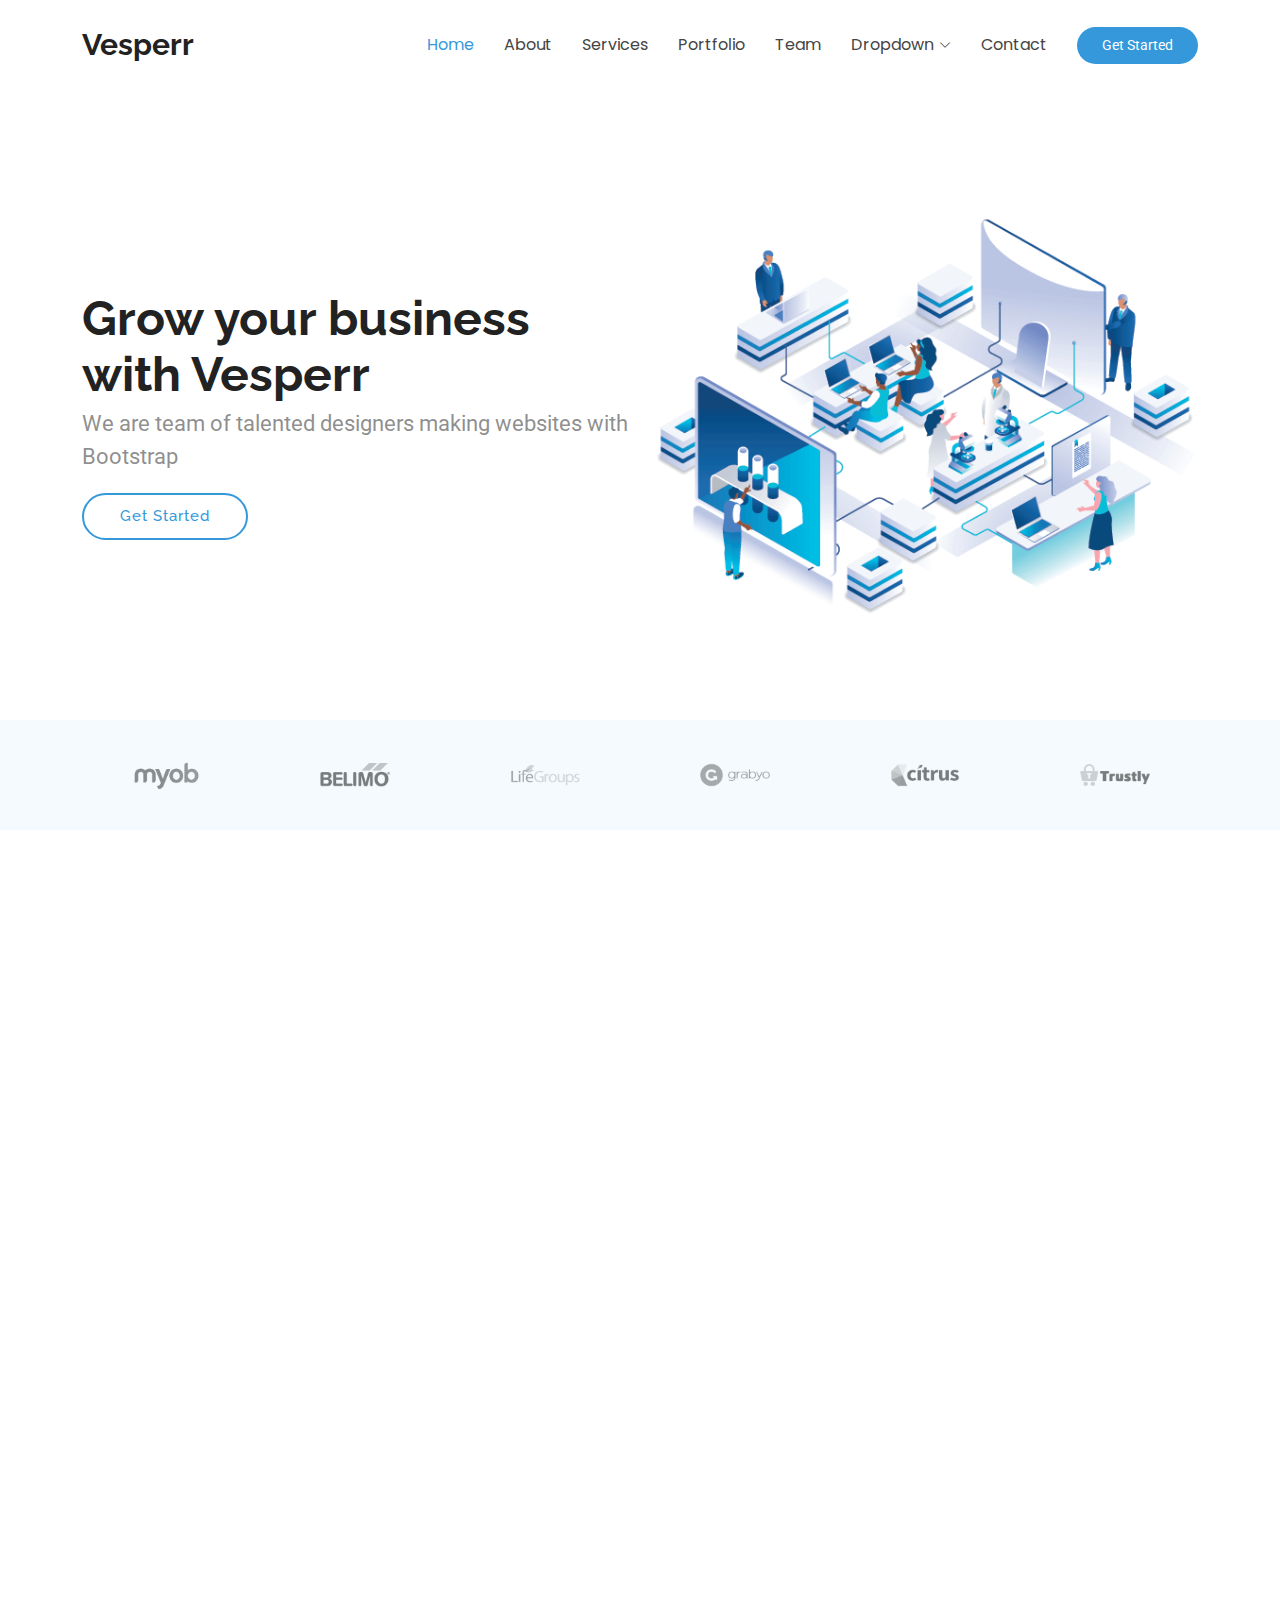
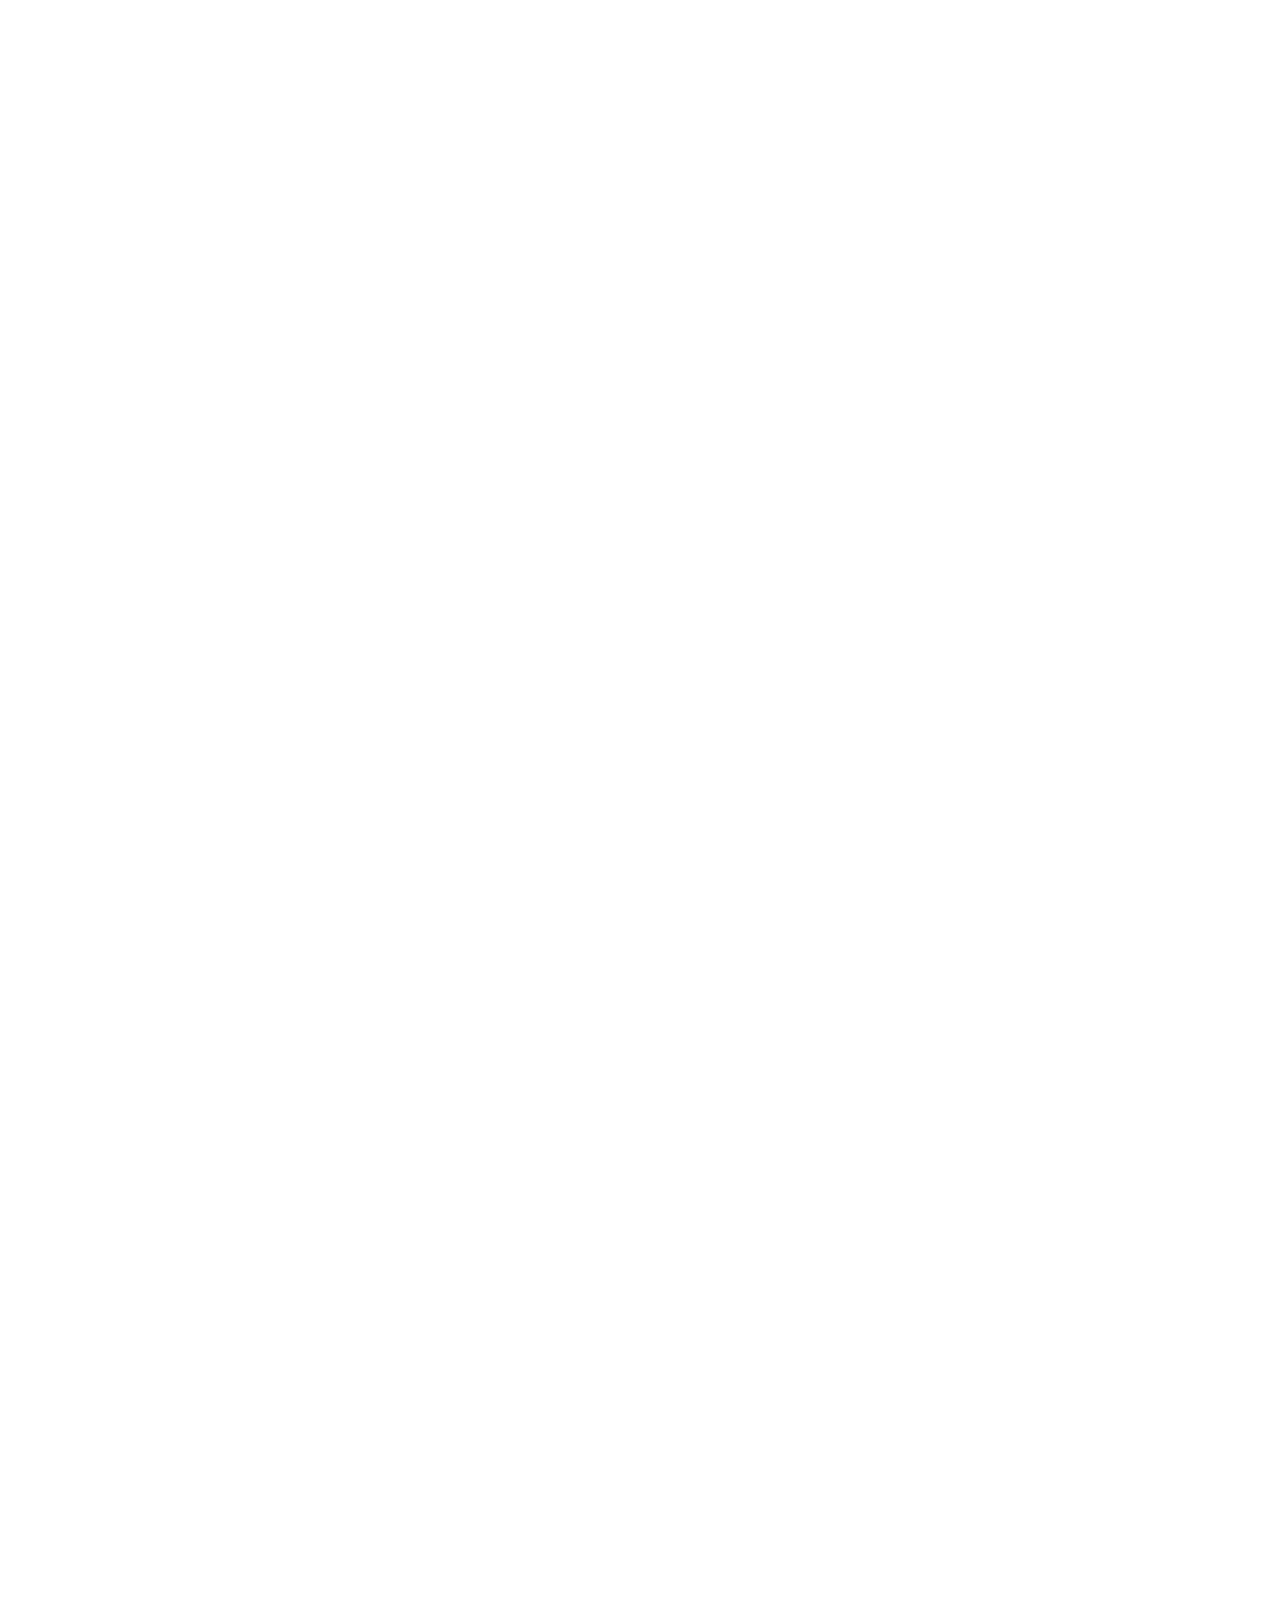
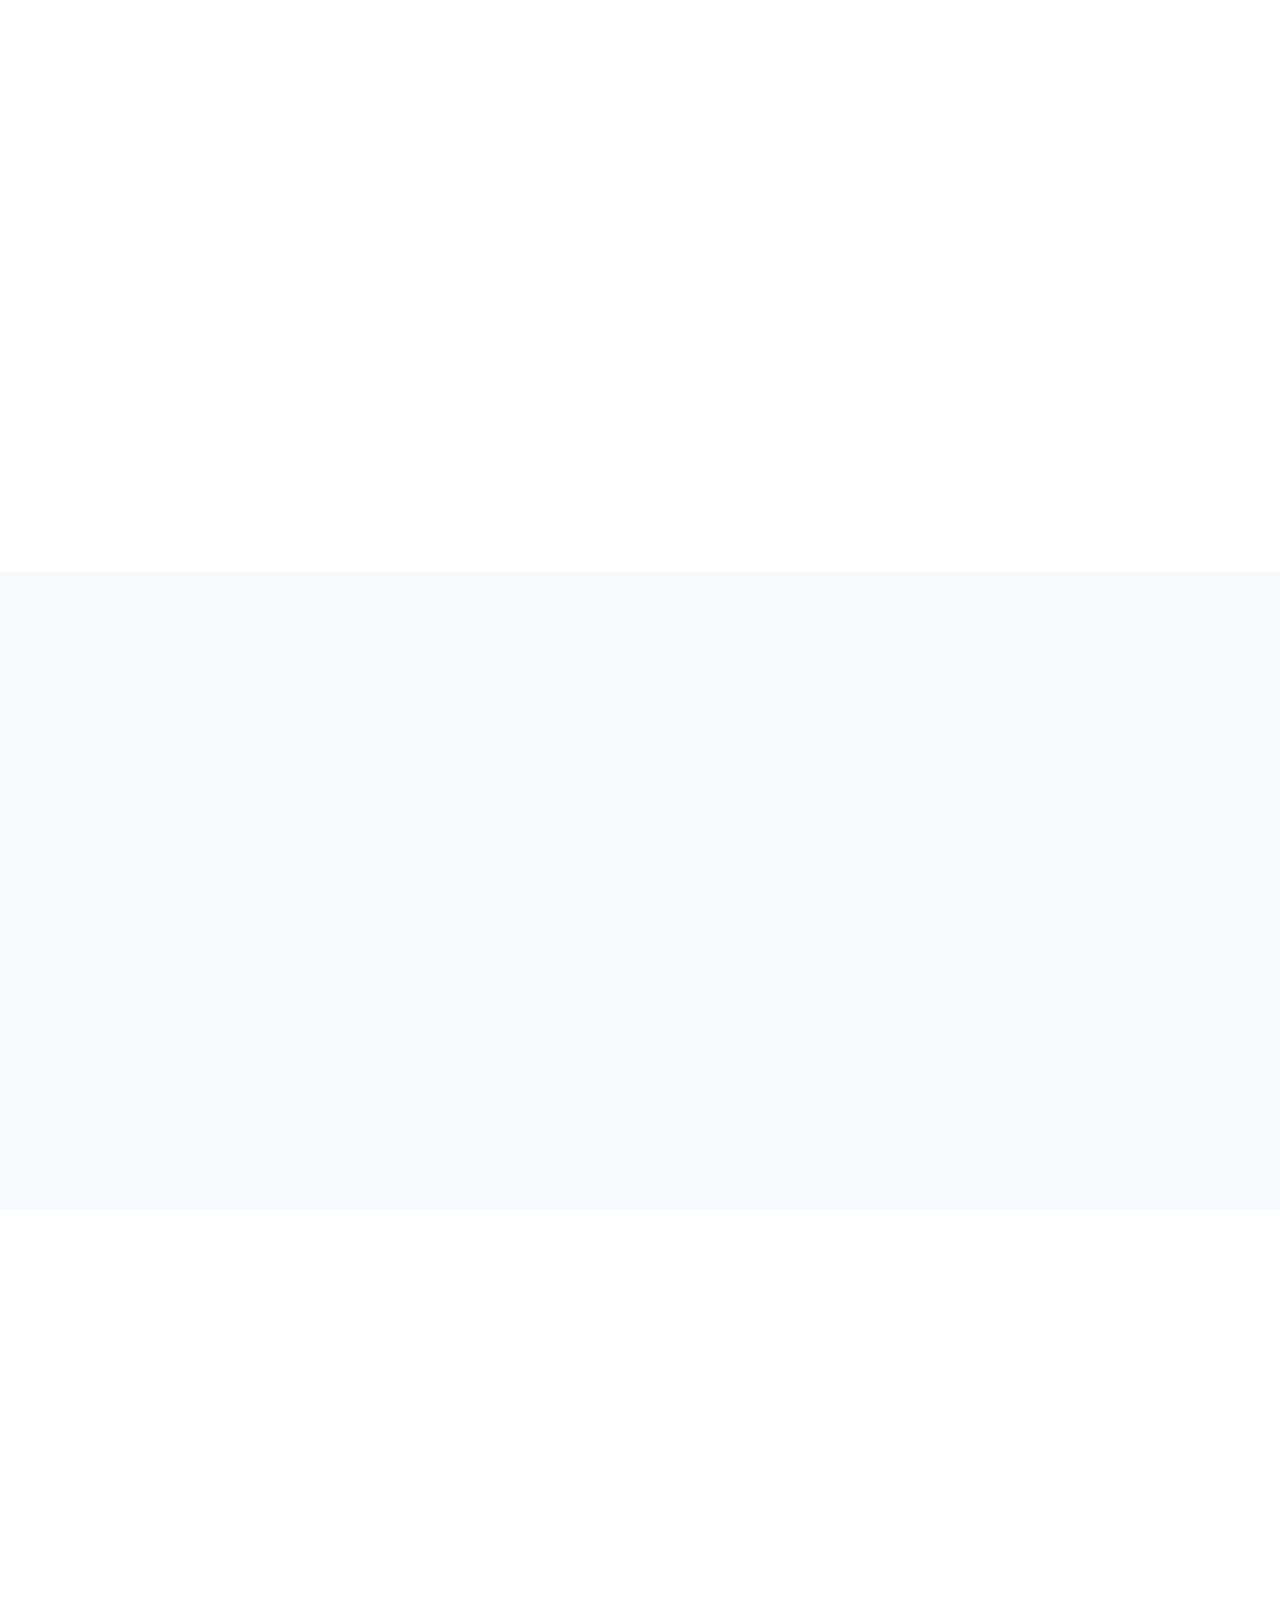
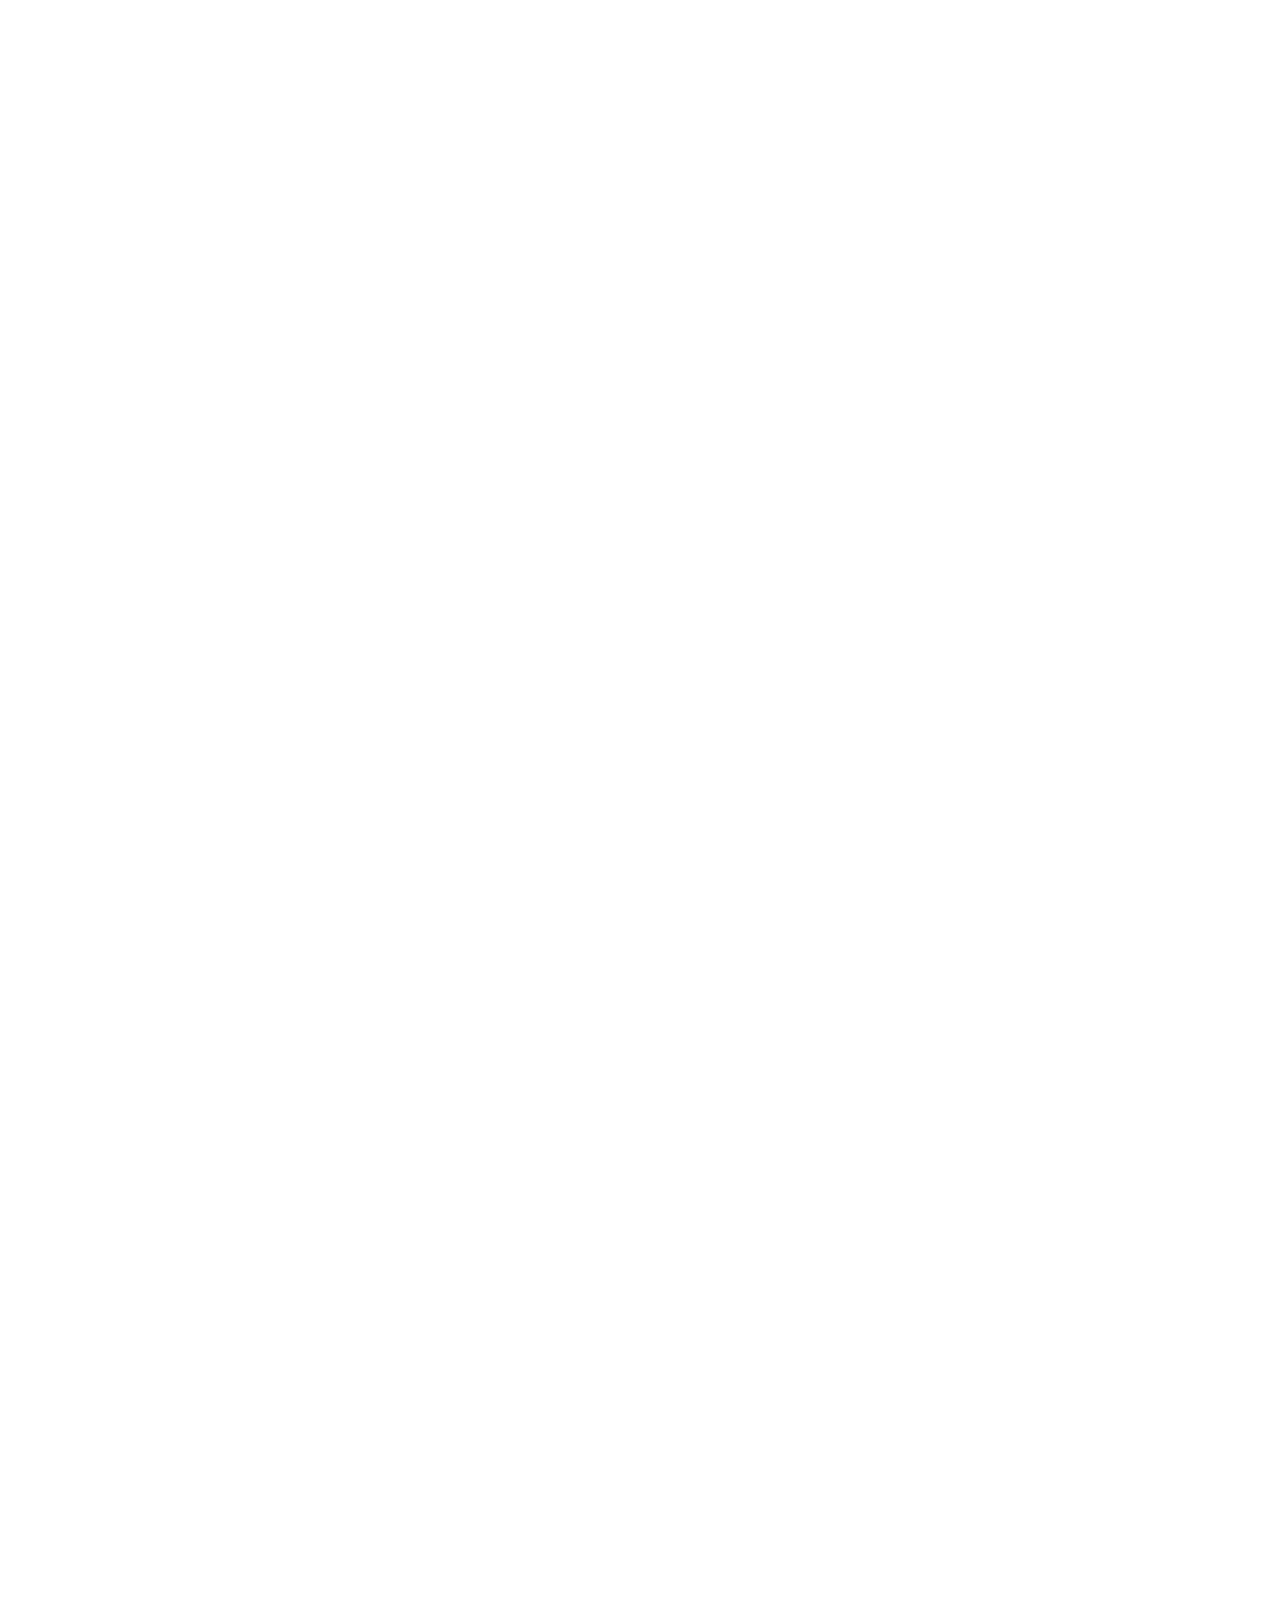
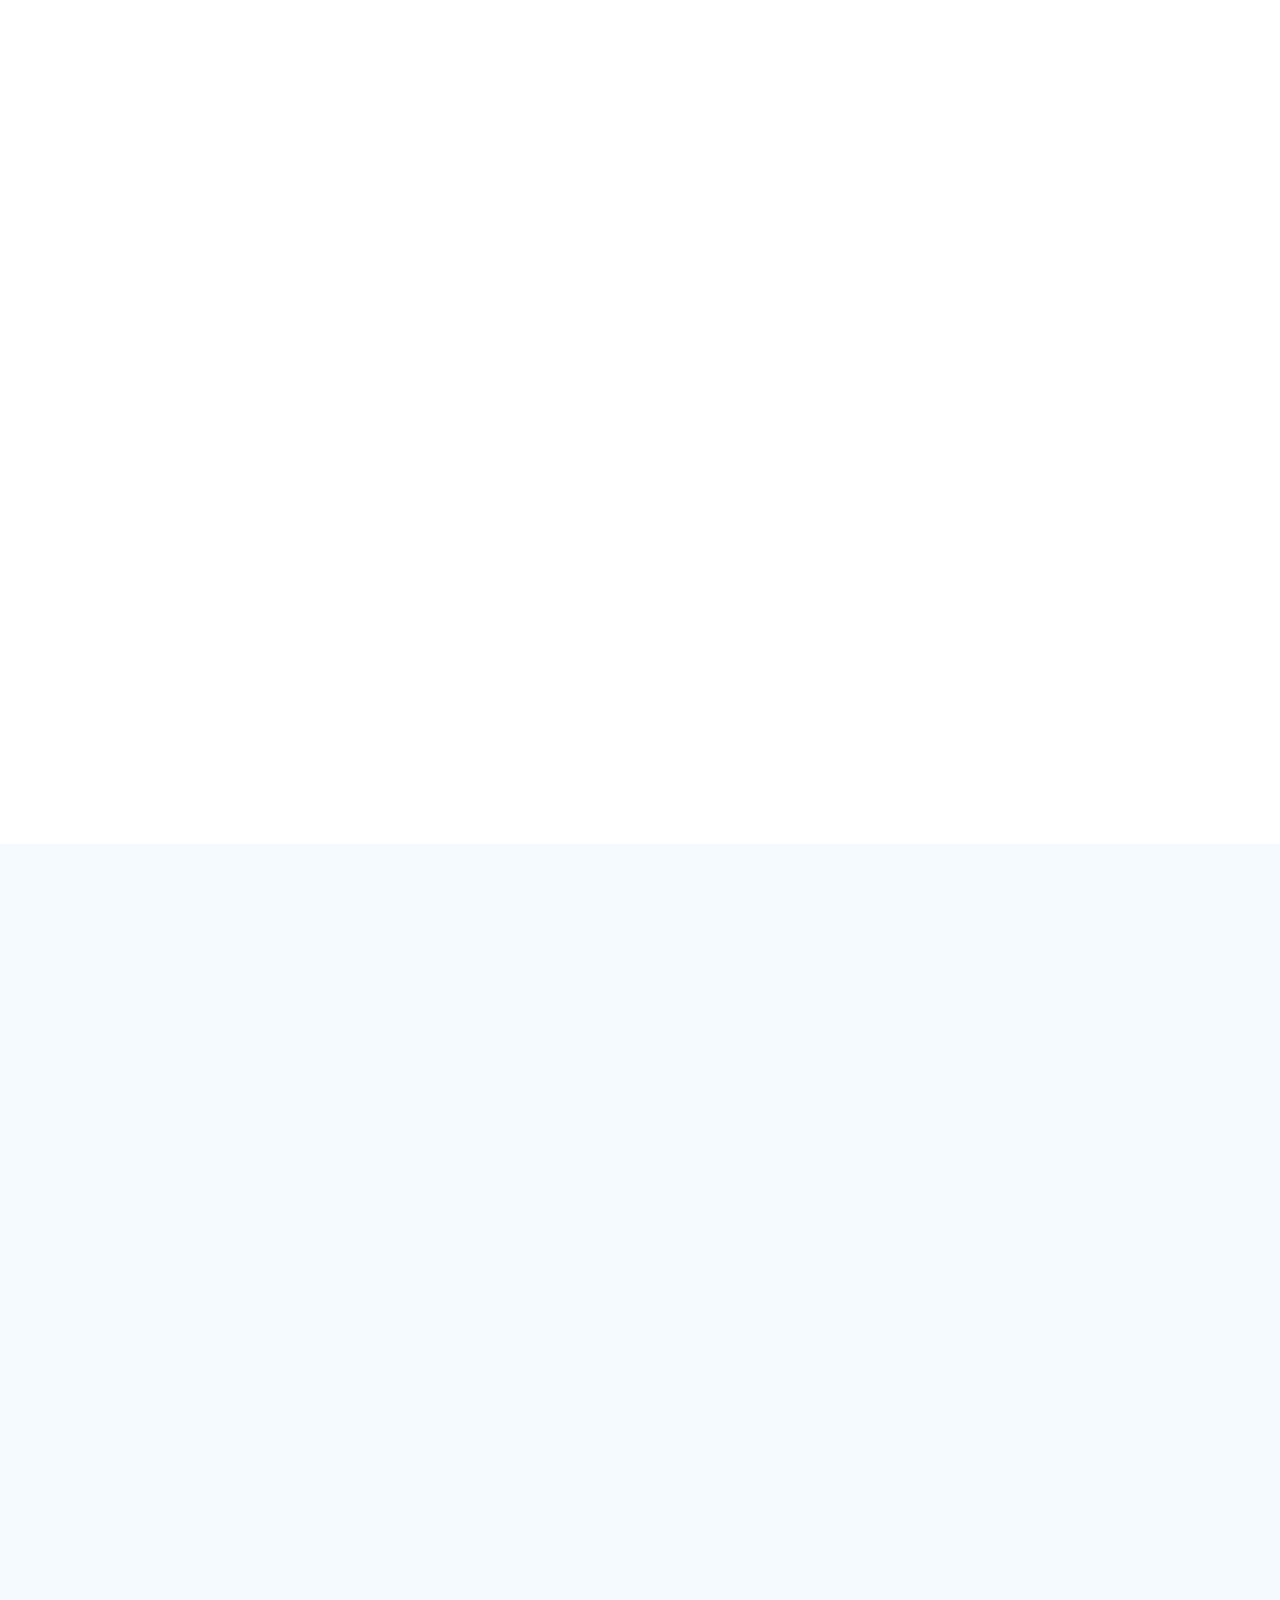
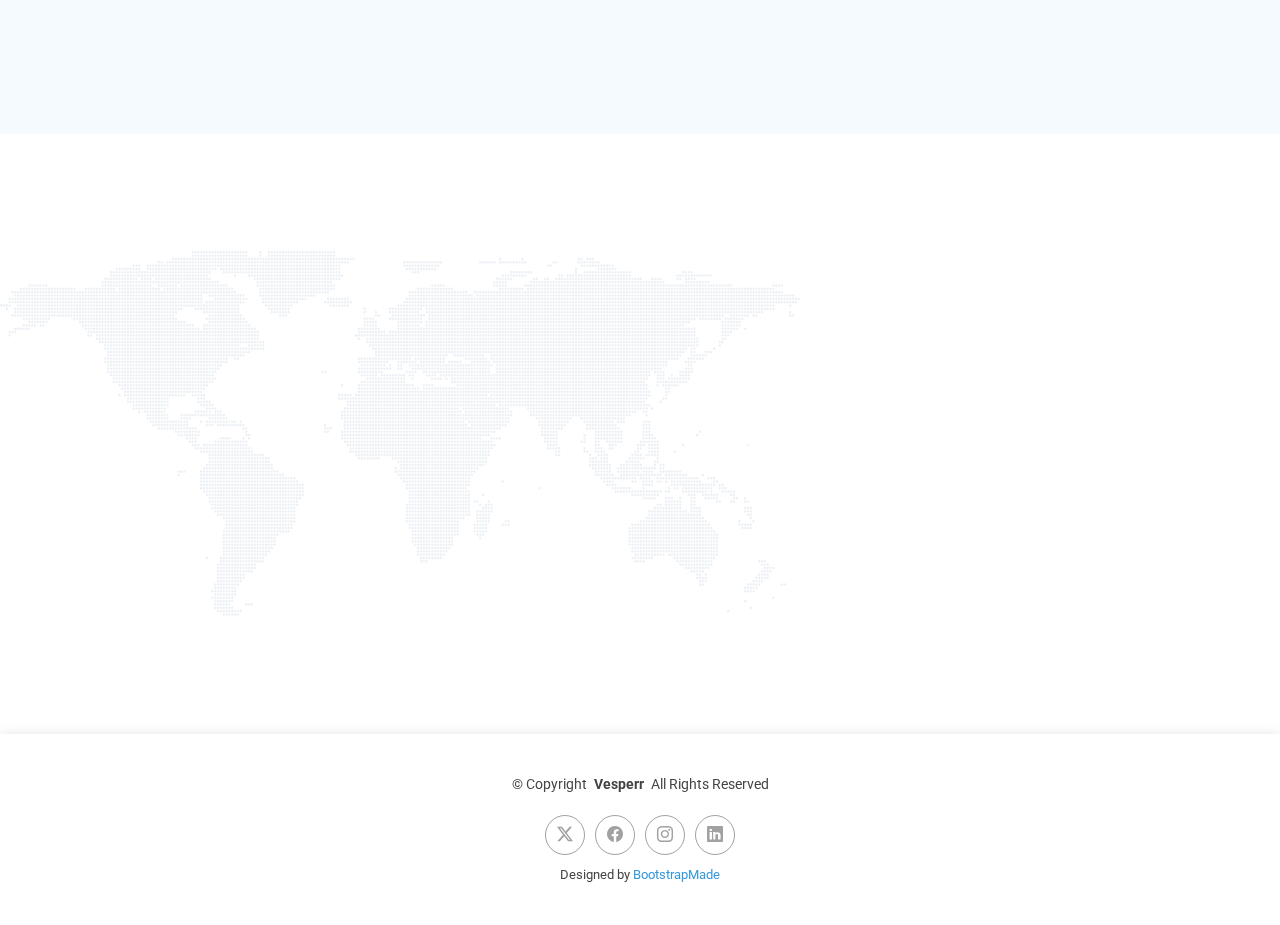
<file: public/layout2/index.html>
<!DOCTYPE html>
<html lang="en">

<head>
  <meta charset="utf-8">
  <meta content="width=device-width, initial-scale=1.0" name="viewport">
  <title>Index - Vesperr Bootstrap Template</title>
  <meta name="description" content="">
  <meta name="keywords" content="">

  <!-- Favicons -->
  <link href="assets/img/favicon.png" rel="icon">
  <link href="assets/img/apple-touch-icon.png" rel="apple-touch-icon">

  <!-- Fonts -->
  <link href="https://fonts.googleapis.com" rel="preconnect">
  <link href="https://fonts.gstatic.com" rel="preconnect" crossorigin>
  <link href="https://fonts.googleapis.com/css2?family=Roboto:ital,wght@0,100;0,300;0,400;0,500;0,700;0,900;1,100;1,300;1,400;1,500;1,700;1,900&family=Poppins:ital,wght@0,100;0,200;0,300;0,400;0,500;0,600;0,700;0,800;0,900;1,100;1,200;1,300;1,400;1,500;1,600;1,700;1,800;1,900&family=Raleway:ital,wght@0,100;0,200;0,300;0,400;0,500;0,600;0,700;0,800;0,900;1,100;1,200;1,300;1,400;1,500;1,600;1,700;1,800;1,900&display=swap" rel="stylesheet">

  <!-- Vendor CSS Files -->
  <link href="assets/vendor/bootstrap/css/bootstrap.min.css" rel="stylesheet">
  <link href="assets/vendor/bootstrap-icons/bootstrap-icons.css" rel="stylesheet">
  <link href="assets/vendor/aos/aos.css" rel="stylesheet">
  <link href="assets/vendor/glightbox/css/glightbox.min.css" rel="stylesheet">
  <link href="assets/vendor/swiper/swiper-bundle.min.css" rel="stylesheet">

  <!-- Main CSS File -->
  <link href="assets/css/main.css" rel="stylesheet">

  <!-- =======================================================
  * Template Name: Vesperr
  * Template URL: https://bootstrapmade.com/vesperr-free-bootstrap-template/
  * Updated: Aug 07 2024 with Bootstrap v5.3.3
  * Author: BootstrapMade.com
  * License: https://bootstrapmade.com/license/
  ======================================================== -->
</head>

<body class="index-page">

  <header id="header" class="header d-flex align-items-center sticky-top">
    <div class="container-fluid container-xl position-relative d-flex align-items-center">

      <a href="index.html" class="logo d-flex align-items-center me-auto">
        <!-- Uncomment the line below if you also wish to use an image logo -->
        <!-- <img src="assets/img/logo.png" alt=""> -->
        <h1 class="sitename">Vesperr</h1>
      </a>

      <nav id="navmenu" class="navmenu">
        <ul>
          <li><a href="#hero" class="active">Home<br></a></li>
          <li><a href="#about">About</a></li>
          <li><a href="#services">Services</a></li>
          <li><a href="#portfolio">Portfolio</a></li>
          <li><a href="#team">Team</a></li>
          <li class="dropdown"><a href="#"><span>Dropdown</span> <i class="bi bi-chevron-down toggle-dropdown"></i></a>
            <ul>
              <li><a href="#">Dropdown 1</a></li>
              <li class="dropdown"><a href="#"><span>Deep Dropdown</span> <i class="bi bi-chevron-down toggle-dropdown"></i></a>
                <ul>
                  <li><a href="#">Deep Dropdown 1</a></li>
                  <li><a href="#">Deep Dropdown 2</a></li>
                  <li><a href="#">Deep Dropdown 3</a></li>
                  <li><a href="#">Deep Dropdown 4</a></li>
                  <li><a href="#">Deep Dropdown 5</a></li>
                </ul>
              </li>
              <li><a href="#">Dropdown 2</a></li>
              <li><a href="#">Dropdown 3</a></li>
              <li><a href="#">Dropdown 4</a></li>
            </ul>
          </li>
          <li><a href="#contact">Contact</a></li>
        </ul>
        <i class="mobile-nav-toggle d-xl-none bi bi-list"></i>
      </nav>

      <a class="btn-getstarted" href="index.html#about">Get Started</a>

    </div>
  </header>

  <main class="main">

    <!-- Hero Section -->
    <section id="hero" class="hero section">

      <div class="container">
        <div class="row gy-4">
          <div class="col-lg-6 order-2 order-lg-1 d-flex flex-column justify-content-center">
            <h1>Grow your business with Vesperr</h1>
            <p>We are team of talented designers making websites with Bootstrap</p>
            <div class="d-flex">
              <a href="#about" class="btn-get-started">Get Started</a>
              <a href="https://www.youtube.com/watch?v=Y7f98aduVJ8" class="glightbox btn-watch-video d-flex align-items-center"></a>
            </div>
          </div>
          <div class="col-lg-6 order-1 order-lg-2 hero-img">
            <img src="assets/img/hero-img.png" class="img-fluid animated" alt="">
          </div>
        </div>
      </div>

    </section><!-- /Hero Section -->

    <!-- Clients Section -->
    <section id="clients" class="clients section light-background">

      <div class="container" data-aos="fade-up">

        <div class="row gy-4">

          <div class="col-xl-2 col-md-3 col-6 client-logo">
            <img src="assets/img/clients/client-1.png" class="img-fluid" alt="">
          </div><!-- End Client Item -->

          <div class="col-xl-2 col-md-3 col-6 client-logo">
            <img src="assets/img/clients/client-2.png" class="img-fluid" alt="">
          </div><!-- End Client Item -->

          <div class="col-xl-2 col-md-3 col-6 client-logo">
            <img src="assets/img/clients/client-3.png" class="img-fluid" alt="">
          </div><!-- End Client Item -->

          <div class="col-xl-2 col-md-3 col-6 client-logo">
            <img src="assets/img/clients/client-4.png" class="img-fluid" alt="">
          </div><!-- End Client Item -->

          <div class="col-xl-2 col-md-3 col-6 client-logo">
            <img src="assets/img/clients/client-5.png" class="img-fluid" alt="">
          </div><!-- End Client Item -->

          <div class="col-xl-2 col-md-3 col-6 client-logo">
            <img src="assets/img/clients/client-6.png" class="img-fluid" alt="">
          </div><!-- End Client Item -->

        </div>

      </div>

    </section><!-- /Clients Section -->

    <!-- About Section -->
    <section id="about" class="about section">

      <!-- Section Title -->
      <div class="container section-title" data-aos="fade-up">
        <h2>About Us</h2>
        <p>Necessitatibus eius consequatur ex aliquid fuga eum quidem sint consectetur velit</p>
      </div><!-- End Section Title -->

      <div class="container">

        <div class="row gy-5">

          <div class="content col-xl-5 d-flex flex-column" data-aos="fade-up" data-aos-delay="100">
            <h3>Voluptatem dignissimos provident quasi</h3>
            <p>
              Lorem ipsum dolor sit amet, consectetur adipiscing elit, sed do eiusmod tempor incididunt ut labore et dolore magna aliqua. Duis aute irure dolor in reprehenderit
            </p>
            <a href="#" class="about-btn align-self-center align-self-xl-start"><span>About us</span> <i class="bi bi-chevron-right"></i></a>
          </div>

          <div class="col-xl-7" data-aos="fade-up" data-aos-delay="200">
            <div class="row gy-4">

              <div class="col-md-6 icon-box position-relative">
                <i class="bi bi-briefcase"></i>
                <h4><a href="" class="stretched-link">Corporis voluptates sit</a></h4>
                <p>Consequuntur sunt aut quasi enim aliquam quae harum pariatur laboris nisi ut aliquip</p>
              </div><!-- Icon-Box -->

              <div class="col-md-6 icon-box position-relative">
                <i class="bi bi-gem"></i>
                <h4><a href="" class="stretched-link">Ullamco laboris nisi</a></h4>
                <p>Excepteur sint occaecat cupidatat non proident, sunt in culpa qui officia deserunt</p>
              </div><!-- Icon-Box -->

              <div class="col-md-6 icon-box position-relative">
                <i class="bi bi-broadcast"></i>
                <h4><a href="" class="stretched-link">Labore consequatur</a></h4>
                <p>Aut suscipit aut cum nemo deleniti aut omnis. Doloribus ut maiores omnis facere</p>
              </div><!-- Icon-Box -->

              <div class="col-md-6 icon-box position-relative">
                <i class="bi bi-easel"></i>
                <h4><a href="" class="stretched-link">Beatae veritatis</a></h4>
                <p>Expedita veritatis consequuntur nihil tempore laudantium vitae denat pacta</p>
              </div><!-- Icon-Box -->

            </div>
          </div>

        </div>

      </div>

    </section><!-- /About Section -->

    <!-- Stats Section -->
    <section id="stats" class="stats section">

      <div class="container" data-aos="fade-up" data-aos-delay="100">

        <div class="row gy-4 align-items-center">

          <div class="col-lg-5">
            <img src="assets/img/stats-img.svg" alt="" class="img-fluid">
          </div>

          <div class="col-lg-7">

            <div class="row gy-4">

              <div class="col-lg-6">
                <div class="stats-item d-flex">
                  <i class="bi bi-emoji-smile flex-shrink-0"></i>
                  <div>
                    <span data-purecounter-start="0" data-purecounter-end="232" data-purecounter-duration="1" class="purecounter"></span>
                    <p><strong>Happy Clients</strong> <span>consequuntur quae</span></p>
                  </div>
                </div>
              </div><!-- End Stats Item -->

              <div class="col-lg-6">
                <div class="stats-item d-flex">
                  <i class="bi bi-journal-richtext flex-shrink-0"></i>
                  <div>
                    <span data-purecounter-start="0" data-purecounter-end="521" data-purecounter-duration="1" class="purecounter"></span>
                    <p><strong>Projects</strong> <span>adipisci atque cum quia aut</span></p>
                  </div>
                </div>
              </div><!-- End Stats Item -->

              <div class="col-lg-6">
                <div class="stats-item d-flex">
                  <i class="bi bi-headset flex-shrink-0"></i>
                  <div>
                    <span data-purecounter-start="0" data-purecounter-end="1453" data-purecounter-duration="1" class="purecounter"></span>
                    <p><strong>Hours Of Support</strong> <span>aut commodi quaerat</span></p>
                  </div>
                </div>
              </div><!-- End Stats Item -->

              <div class="col-lg-6">
                <div class="stats-item d-flex">
                  <i class="bi bi-people flex-shrink-0"></i>
                  <div>
                    <span data-purecounter-start="0" data-purecounter-end="32" data-purecounter-duration="1" class="purecounter"></span>
                    <p><strong>Hard Workers</strong> <span>rerum asperiores dolor</span></p>
                  </div>
                </div>
              </div><!-- End Stats Item -->

            </div>

          </div>

        </div>

      </div>

    </section><!-- /Stats Section -->

    <!-- Services Section -->
    <section id="services" class="services section">

      <!-- Section Title -->
      <div class="container section-title" data-aos="fade-up">
        <h2>Services</h2>
        <p>Necessitatibus eius consequatur ex aliquid fuga eum quidem sint consectetur velit</p>
      </div><!-- End Section Title -->

      <div class="container">

        <div class="row gy-4">

          <div class="col-xl-3 col-md-6 d-flex" data-aos="fade-up" data-aos-delay="100">
            <div class="service-item position-relative">
              <i class="bi bi-activity"></i>
              <h4><a href="" class="stretched-link">Lorem Ipsum</a></h4>
              <p>Voluptatum deleniti atque corrupti quos dolores et quas molestias excepturi</p>
            </div>
          </div><!-- End Service Item -->

          <div class="col-xl-3 col-md-6 d-flex" data-aos="fade-up" data-aos-delay="200">
            <div class="service-item position-relative">
              <i class="bi bi-bounding-box-circles"></i>
              <h4><a href="" class="stretched-link">Sed ut perspici</a></h4>
              <p>Duis aute irure dolor in reprehenderit in voluptate velit esse cillum dolore</p>
            </div>
          </div><!-- End Service Item -->

          <div class="col-xl-3 col-md-6 d-flex" data-aos="fade-up" data-aos-delay="300">
            <div class="service-item position-relative">
              <i class="bi bi-calendar4-week"></i>
              <h4><a href="" class="stretched-link">Magni Dolores</a></h4>
              <p>Excepteur sint occaecat cupidatat non proident, sunt in culpa qui officia</p>
            </div>
          </div><!-- End Service Item -->

          <div class="col-xl-3 col-md-6 d-flex" data-aos="fade-up" data-aos-delay="400">
            <div class="service-item position-relative">
              <i class="bi bi-broadcast"></i>
              <h4><a href="" class="stretched-link">Nemo Enim</a></h4>
              <p>At vero eos et accusamus et iusto odio dignissimos ducimus qui blanditiis</p>
            </div>
          </div><!-- End Service Item -->

        </div>

      </div>

    </section><!-- /Services Section -->

    <!-- Alt Services Section -->
    <section id="alt-services" class="alt-services section">

      <div class="container" data-aos="fade-up" data-aos-delay="100">

        <div class="row gy-4">

          <div class="col-lg-6" data-aos="zoom-in" data-aos-delay="200">
            <div class="service-item position-relative">
              <div class="img">
                <img src="assets/img/services-1.jpg" class="img-fluid" alt="">
              </div>
              <div class="details">
                <a href="service-details.html" class="stretched-link">
                  <h3>Nesciunt Mete</h3>
                </a>
                <p>Provident nihil minus qui consequatur non omnis maiores. Eos accusantium minus dolores iure perferendis.</p>
              </div>
            </div>
          </div><!-- End Service Item -->

          <div class="col-lg-6" data-aos="zoom-in" data-aos-delay="300">
            <div class="service-item position-relative">
              <div class="img">
                <img src="assets/img/services-2.jpg" class="img-fluid" alt="">
              </div>
              <div class="details">
                <a href="service-details.html" class="stretched-link">
                  <h3>Eosle Commodi</h3>
                </a>
                <p>Ut autem aut autem non a. Sint sint sit facilis nam iusto sint. Libero corrupti neque eum hic non ut nesciunt dolorem.</p>
              </div>
            </div>
          </div><!-- End Service Item -->

          <div class="col-lg-6" data-aos="zoom-in" data-aos-delay="400">
            <div class="service-item position-relative">
              <div class="img">
                <img src="assets/img/services-3.jpg" class="img-fluid" alt="">
              </div>
              <div class="details">
                <a href="service-details.html" class="stretched-link">
                  <h3>Ledo Markt</h3>
                </a>
                <p>Ut excepturi voluptatem nisi sed. Quidem fuga consequatur. Minus ea aut. Vel qui id voluptas adipisci eos earum corrupti.</p>
              </div>
            </div>
          </div><!-- End Service Item -->

          <div class="col-lg-6" data-aos="zoom-in" data-aos-delay="500">
            <div class="service-item position-relative">
              <div class="img">
                <img src="assets/img/services-4.jpg" class="img-fluid" alt="">
              </div>
              <div class="details">
                <a href="service-details.html" class="stretched-link">
                  <h3>Asperiores Commodit</h3>
                </a>
                <p>Non et temporibus minus omnis sed dolor esse consequatur. Cupiditate sed error ea fuga sit provident adipisci neque.</p>
                <a href="service-details.html" class="stretched-link"></a>
              </div>
            </div>
          </div><!-- End Service Item -->

        </div>

      </div>

    </section><!-- /Alt Services Section -->

    <!-- Features Section -->
    <section id="features" class="features section">

      <!-- Section Title -->
      <div class="container section-title" data-aos="fade-up">
        <h2>Features</h2>
        <p>Necessitatibus eius consequatur ex aliquid fuga eum quidem sint consectetur velit</p>
      </div><!-- End Section Title -->

      <div class="container">

        <div class="row gy-4">

          <div class="col-lg-3 col-md-4" data-aos="fade-up" data-aos-delay="100">
            <div class="features-item">
              <i class="bi bi-eye" style="color: #ffbb2c;"></i>
              <h3><a href="" class="stretched-link">Lorem Ipsum</a></h3>
            </div>
          </div><!-- End Feature Item -->

          <div class="col-lg-3 col-md-4" data-aos="fade-up" data-aos-delay="200">
            <div class="features-item">
              <i class="bi bi-infinity" style="color: #5578ff;"></i>
              <h3><a href="" class="stretched-link">Dolor Sitema</a></h3>
            </div>
          </div><!-- End Feature Item -->

          <div class="col-lg-3 col-md-4" data-aos="fade-up" data-aos-delay="300">
            <div class="features-item">
              <i class="bi bi-mortarboard" style="color: #e80368;"></i>
              <h3><a href="" class="stretched-link">Sed perspiciatis</a></h3>
            </div>
          </div><!-- End Feature Item -->

          <div class="col-lg-3 col-md-4" data-aos="fade-up" data-aos-delay="400">
            <div class="features-item">
              <i class="bi bi-nut" style="color: #e361ff;"></i>
              <h3><a href="" class="stretched-link">Magni Dolores</a></h3>
            </div>
          </div><!-- End Feature Item -->

          <div class="col-lg-3 col-md-4" data-aos="fade-up" data-aos-delay="500">
            <div class="features-item">
              <i class="bi bi-shuffle" style="color: #47aeff;"></i>
              <h3><a href="" class="stretched-link">Nemo Enim</a></h3>
            </div>
          </div><!-- End Feature Item -->

          <div class="col-lg-3 col-md-4" data-aos="fade-up" data-aos-delay="600">
            <div class="features-item">
              <i class="bi bi-star" style="color: #ffa76e;"></i>
              <h3><a href="" class="stretched-link">Eiusmod Tempor</a></h3>
            </div>
          </div><!-- End Feature Item -->

          <div class="col-lg-3 col-md-4" data-aos="fade-up" data-aos-delay="700">
            <div class="features-item">
              <i class="bi bi-x-diamond" style="color: #11dbcf;"></i>
              <h3><a href="" class="stretched-link">Midela Teren</a></h3>
            </div>
          </div><!-- End Feature Item -->

          <div class="col-lg-3 col-md-4" data-aos="fade-up" data-aos-delay="800">
            <div class="features-item">
              <i class="bi bi-camera-video" style="color: #4233ff;"></i>
              <h3><a href="" class="stretched-link">Pira Neve</a></h3>
            </div>
          </div><!-- End Feature Item -->

          <div class="col-lg-3 col-md-4" data-aos="fade-up" data-aos-delay="900">
            <div class="features-item">
              <i class="bi bi-command" style="color: #b2904f;"></i>
              <h3><a href="" class="stretched-link">Dirada Pack</a></h3>
            </div>
          </div><!-- End Feature Item -->

          <div class="col-lg-3 col-md-4" data-aos="fade-up" data-aos-delay="1000">
            <div class="features-item">
              <i class="bi bi-dribbble" style="color: #b20969;"></i>
              <h3><a href="" class="stretched-link">Moton Ideal</a></h3>
            </div>
          </div><!-- End Feature Item -->

          <div class="col-lg-3 col-md-4" data-aos="fade-up" data-aos-delay="1100">
            <div class="features-item">
              <i class="bi bi-activity" style="color: #ff5828;"></i>
              <h3><a href="" class="stretched-link">Verdo Park</a></h3>
            </div>
          </div><!-- End Feature Item -->

          <div class="col-lg-3 col-md-4" data-aos="fade-up" data-aos-delay="1200">
            <div class="features-item">
              <i class="bi bi-brightness-high" style="color: #29cc61;"></i>
              <h3><a href="" class="stretched-link">Flavor Nivelanda</a></h3>
            </div>
          </div><!-- End Feature Item -->

        </div>

      </div>

    </section><!-- /Features Section -->

    <!-- Testimonials Section -->
    <section id="testimonials" class="testimonials section light-background">

      <!-- Section Title -->
      <div class="container section-title" data-aos="fade-up">
        <h2>Testimonials</h2>
        <p>Necessitatibus eius consequatur ex aliquid fuga eum quidem sint consectetur velit</p>
      </div><!-- End Section Title -->

      <div class="container" data-aos="fade-up" data-aos-delay="100">

        <div class="swiper init-swiper">
          <script type="application/json" class="swiper-config">
            {
              "loop": true,
              "speed": 600,
              "autoplay": {
                "delay": 5000
              },
              "slidesPerView": "auto",
              "pagination": {
                "el": ".swiper-pagination",
                "type": "bullets",
                "clickable": true
              },
              "breakpoints": {
                "320": {
                  "slidesPerView": 1,
                  "spaceBetween": 40
                },
                "1200": {
                  "slidesPerView": 2,
                  "spaceBetween": 20
                }
              }
            }
          </script>
          <div class="swiper-wrapper">

            <div class="swiper-slide">
              <div class="testimonial-wrap">
                <div class="testimonial-item">
                  <img src="assets/img/testimonials/testimonials-1.jpg" class="testimonial-img" alt="">
                  <h3>Saul Goodman</h3>
                  <h4>Ceo &amp; Founder</h4>
                  <div class="stars">
                    <i class="bi bi-star-fill"></i><i class="bi bi-star-fill"></i><i class="bi bi-star-fill"></i><i class="bi bi-star-fill"></i><i class="bi bi-star-fill"></i>
                  </div>
                  <p>
                    <i class="bi bi-quote quote-icon-left"></i>
                    <span>Proin iaculis purus consequat sem cure digni ssim donec porttitora entum suscipit rhoncus. Accusantium quam, ultricies eget id, aliquam eget nibh et. Maecen aliquam, risus at semper.</span>
                    <i class="bi bi-quote quote-icon-right"></i>
                  </p>
                </div>
              </div>
            </div><!-- End testimonial item -->

            <div class="swiper-slide">
              <div class="testimonial-wrap">
                <div class="testimonial-item">
                  <img src="assets/img/testimonials/testimonials-2.jpg" class="testimonial-img" alt="">
                  <h3>Sara Wilsson</h3>
                  <h4>Designer</h4>
                  <div class="stars">
                    <i class="bi bi-star-fill"></i><i class="bi bi-star-fill"></i><i class="bi bi-star-fill"></i><i class="bi bi-star-fill"></i><i class="bi bi-star-fill"></i>
                  </div>
                  <p>
                    <i class="bi bi-quote quote-icon-left"></i>
                    <span>Export tempor illum tamen malis malis eram quae irure esse labore quem cillum quid cillum eram malis quorum velit fore eram velit sunt aliqua noster fugiat irure amet legam anim culpa.</span>
                    <i class="bi bi-quote quote-icon-right"></i>
                  </p>
                </div>
              </div>
            </div><!-- End testimonial item -->

            <div class="swiper-slide">
              <div class="testimonial-wrap">
                <div class="testimonial-item">
                  <img src="assets/img/testimonials/testimonials-3.jpg" class="testimonial-img" alt="">
                  <h3>Jena Karlis</h3>
                  <h4>Store Owner</h4>
                  <div class="stars">
                    <i class="bi bi-star-fill"></i><i class="bi bi-star-fill"></i><i class="bi bi-star-fill"></i><i class="bi bi-star-fill"></i><i class="bi bi-star-fill"></i>
                  </div>
                  <p>
                    <i class="bi bi-quote quote-icon-left"></i>
                    <span>Enim nisi quem export duis labore cillum quae magna enim sint quorum nulla quem veniam duis minim tempor labore quem eram duis noster aute amet eram fore quis sint minim.</span>
                    <i class="bi bi-quote quote-icon-right"></i>
                  </p>
                </div>
              </div>
            </div><!-- End testimonial item -->

            <div class="swiper-slide">
              <div class="testimonial-wrap">
                <div class="testimonial-item">
                  <img src="assets/img/testimonials/testimonials-4.jpg" class="testimonial-img" alt="">
                  <h3>Matt Brandon</h3>
                  <h4>Freelancer</h4>
                  <div class="stars">
                    <i class="bi bi-star-fill"></i><i class="bi bi-star-fill"></i><i class="bi bi-star-fill"></i><i class="bi bi-star-fill"></i><i class="bi bi-star-fill"></i>
                  </div>
                  <p>
                    <i class="bi bi-quote quote-icon-left"></i>
                    <span>Fugiat enim eram quae cillum dolore dolor amet nulla culpa multos export minim fugiat minim velit minim dolor enim duis veniam ipsum anim magna sunt elit fore quem dolore labore illum veniam.</span>
                    <i class="bi bi-quote quote-icon-right"></i>
                  </p>
                </div>
              </div>
            </div><!-- End testimonial item -->

            <div class="swiper-slide">
              <div class="testimonial-wrap">
                <div class="testimonial-item">
                  <img src="assets/img/testimonials/testimonials-5.jpg" class="testimonial-img" alt="">
                  <h3>John Larson</h3>
                  <h4>Entrepreneur</h4>
                  <div class="stars">
                    <i class="bi bi-star-fill"></i><i class="bi bi-star-fill"></i><i class="bi bi-star-fill"></i><i class="bi bi-star-fill"></i><i class="bi bi-star-fill"></i>
                  </div>
                  <p>
                    <i class="bi bi-quote quote-icon-left"></i>
                    <span>Quis quorum aliqua sint quem legam fore sunt eram irure aliqua veniam tempor noster veniam enim culpa labore duis sunt culpa nulla illum cillum fugiat legam esse veniam culpa fore nisi cillum quid.</span>
                    <i class="bi bi-quote quote-icon-right"></i>
                  </p>
                </div>
              </div>
            </div><!-- End testimonial item -->

          </div>
          <div class="swiper-pagination"></div>
        </div>

      </div>

    </section><!-- /Testimonials Section -->

    <!-- Portfolio Section -->
    <section id="portfolio" class="portfolio section">

      <!-- Section Title -->
      <div class="container section-title" data-aos="fade-up">
        <h2>Portfolio</h2>
        <p>Necessitatibus eius consequatur ex aliquid fuga eum quidem sint consectetur velit</p>
      </div><!-- End Section Title -->

      <div class="container">

        <div class="isotope-layout" data-default-filter="*" data-layout="masonry" data-sort="original-order">

          <ul class="portfolio-filters isotope-filters" data-aos="fade-up" data-aos-delay="100">
            <li data-filter="*" class="filter-active">All</li>
            <li data-filter=".filter-app">App</li>
            <li data-filter=".filter-product">Product</li>
            <li data-filter=".filter-branding">Branding</li>
            <li data-filter=".filter-books">Books</li>
          </ul><!-- End Portfolio Filters -->

          <div class="row gy-4 isotope-container" data-aos="fade-up" data-aos-delay="200">

            <div class="col-lg-4 col-md-6 portfolio-item isotope-item filter-app">
              <div class="portfolio-content h-100">
                <img src="assets/img/portfolio/app-1.jpg" class="img-fluid" alt="">
                <div class="portfolio-info">
                  <h4>App 1</h4>
                  <p>Lorem ipsum, dolor sit amet consectetur</p>
                  <a href="assets/img/portfolio/app-1.jpg" title="App 1" data-gallery="portfolio-gallery-app" class="glightbox preview-link"><i class="bi bi-zoom-in"></i></a>
                  <a href="portfolio-details.html" title="More Details" class="details-link"><i class="bi bi-link-45deg"></i></a>
                </div>
              </div>
            </div><!-- End Portfolio Item -->

            <div class="col-lg-4 col-md-6 portfolio-item isotope-item filter-product">
              <div class="portfolio-content h-100">
                <img src="assets/img/portfolio/product-1.jpg" class="img-fluid" alt="">
                <div class="portfolio-info">
                  <h4>Product 1</h4>
                  <p>Lorem ipsum, dolor sit amet consectetur</p>
                  <a href="assets/img/portfolio/product-1.jpg" title="Product 1" data-gallery="portfolio-gallery-product" class="glightbox preview-link"><i class="bi bi-zoom-in"></i></a>
                  <a href="portfolio-details.html" title="More Details" class="details-link"><i class="bi bi-link-45deg"></i></a>
                </div>
              </div>
            </div><!-- End Portfolio Item -->

            <div class="col-lg-4 col-md-6 portfolio-item isotope-item filter-branding">
              <div class="portfolio-content h-100">
                <img src="assets/img/portfolio/branding-1.jpg" class="img-fluid" alt="">
                <div class="portfolio-info">
                  <h4>Branding 1</h4>
                  <p>Lorem ipsum, dolor sit amet consectetur</p>
                  <a href="assets/img/portfolio/branding-1.jpg" title="Branding 1" data-gallery="portfolio-gallery-branding" class="glightbox preview-link"><i class="bi bi-zoom-in"></i></a>
                  <a href="portfolio-details.html" title="More Details" class="details-link"><i class="bi bi-link-45deg"></i></a>
                </div>
              </div>
            </div><!-- End Portfolio Item -->

            <div class="col-lg-4 col-md-6 portfolio-item isotope-item filter-books">
              <div class="portfolio-content h-100">
                <img src="assets/img/portfolio/books-1.jpg" class="img-fluid" alt="">
                <div class="portfolio-info">
                  <h4>Books 1</h4>
                  <p>Lorem ipsum, dolor sit amet consectetur</p>
                  <a href="assets/img/portfolio/books-1.jpg" title="Branding 1" data-gallery="portfolio-gallery-book" class="glightbox preview-link"><i class="bi bi-zoom-in"></i></a>
                  <a href="portfolio-details.html" title="More Details" class="details-link"><i class="bi bi-link-45deg"></i></a>
                </div>
              </div>
            </div><!-- End Portfolio Item -->

            <div class="col-lg-4 col-md-6 portfolio-item isotope-item filter-app">
              <div class="portfolio-content h-100">
                <img src="assets/img/portfolio/app-2.jpg" class="img-fluid" alt="">
                <div class="portfolio-info">
                  <h4>App 2</h4>
                  <p>Lorem ipsum, dolor sit amet consectetur</p>
                  <a href="assets/img/portfolio/app-2.jpg" title="App 2" data-gallery="portfolio-gallery-app" class="glightbox preview-link"><i class="bi bi-zoom-in"></i></a>
                  <a href="portfolio-details.html" title="More Details" class="details-link"><i class="bi bi-link-45deg"></i></a>
                </div>
              </div>
            </div><!-- End Portfolio Item -->

            <div class="col-lg-4 col-md-6 portfolio-item isotope-item filter-product">
              <div class="portfolio-content h-100">
                <img src="assets/img/portfolio/product-2.jpg" class="img-fluid" alt="">
                <div class="portfolio-info">
                  <h4>Product 2</h4>
                  <p>Lorem ipsum, dolor sit amet consectetur</p>
                  <a href="assets/img/portfolio/product-2.jpg" title="Product 2" data-gallery="portfolio-gallery-product" class="glightbox preview-link"><i class="bi bi-zoom-in"></i></a>
                  <a href="portfolio-details.html" title="More Details" class="details-link"><i class="bi bi-link-45deg"></i></a>
                </div>
              </div>
            </div><!-- End Portfolio Item -->

            <div class="col-lg-4 col-md-6 portfolio-item isotope-item filter-branding">
              <div class="portfolio-content h-100">
                <img src="assets/img/portfolio/branding-2.jpg" class="img-fluid" alt="">
                <div class="portfolio-info">
                  <h4>Branding 2</h4>
                  <p>Lorem ipsum, dolor sit amet consectetur</p>
                  <a href="assets/img/portfolio/branding-2.jpg" title="Branding 2" data-gallery="portfolio-gallery-branding" class="glightbox preview-link"><i class="bi bi-zoom-in"></i></a>
                  <a href="portfolio-details.html" title="More Details" class="details-link"><i class="bi bi-link-45deg"></i></a>
                </div>
              </div>
            </div><!-- End Portfolio Item -->

            <div class="col-lg-4 col-md-6 portfolio-item isotope-item filter-books">
              <div class="portfolio-content h-100">
                <img src="assets/img/portfolio/books-2.jpg" class="img-fluid" alt="">
                <div class="portfolio-info">
                  <h4>Books 2</h4>
                  <p>Lorem ipsum, dolor sit amet consectetur</p>
                  <a href="assets/img/portfolio/books-2.jpg" title="Branding 2" data-gallery="portfolio-gallery-book" class="glightbox preview-link"><i class="bi bi-zoom-in"></i></a>
                  <a href="portfolio-details.html" title="More Details" class="details-link"><i class="bi bi-link-45deg"></i></a>
                </div>
              </div>
            </div><!-- End Portfolio Item -->

            <div class="col-lg-4 col-md-6 portfolio-item isotope-item filter-app">
              <div class="portfolio-content h-100">
                <img src="assets/img/portfolio/app-3.jpg" class="img-fluid" alt="">
                <div class="portfolio-info">
                  <h4>App 3</h4>
                  <p>Lorem ipsum, dolor sit amet consectetur</p>
                  <a href="assets/img/portfolio/app-3.jpg" title="App 3" data-gallery="portfolio-gallery-app" class="glightbox preview-link"><i class="bi bi-zoom-in"></i></a>
                  <a href="portfolio-details.html" title="More Details" class="details-link"><i class="bi bi-link-45deg"></i></a>
                </div>
              </div>
            </div><!-- End Portfolio Item -->

            <div class="col-lg-4 col-md-6 portfolio-item isotope-item filter-product">
              <div class="portfolio-content h-100">
                <img src="assets/img/portfolio/product-3.jpg" class="img-fluid" alt="">
                <div class="portfolio-info">
                  <h4>Product 3</h4>
                  <p>Lorem ipsum, dolor sit amet consectetur</p>
                  <a href="assets/img/portfolio/product-3.jpg" title="Product 3" data-gallery="portfolio-gallery-product" class="glightbox preview-link"><i class="bi bi-zoom-in"></i></a>
                  <a href="portfolio-details.html" title="More Details" class="details-link"><i class="bi bi-link-45deg"></i></a>
                </div>
              </div>
            </div><!-- End Portfolio Item -->

            <div class="col-lg-4 col-md-6 portfolio-item isotope-item filter-branding">
              <div class="portfolio-content h-100">
                <img src="assets/img/portfolio/branding-3.jpg" class="img-fluid" alt="">
                <div class="portfolio-info">
                  <h4>Branding 3</h4>
                  <p>Lorem ipsum, dolor sit amet consectetur</p>
                  <a href="assets/img/portfolio/branding-3.jpg" title="Branding 2" data-gallery="portfolio-gallery-branding" class="glightbox preview-link"><i class="bi bi-zoom-in"></i></a>
                  <a href="portfolio-details.html" title="More Details" class="details-link"><i class="bi bi-link-45deg"></i></a>
                </div>
              </div>
            </div><!-- End Portfolio Item -->

            <div class="col-lg-4 col-md-6 portfolio-item isotope-item filter-books">
              <div class="portfolio-content h-100">
                <img src="assets/img/portfolio/books-3.jpg" class="img-fluid" alt="">
                <div class="portfolio-info">
                  <h4>Books 3</h4>
                  <p>Lorem ipsum, dolor sit amet consectetur</p>
                  <a href="assets/img/portfolio/books-3.jpg" title="Branding 3" data-gallery="portfolio-gallery-book" class="glightbox preview-link"><i class="bi bi-zoom-in"></i></a>
                  <a href="portfolio-details.html" title="More Details" class="details-link"><i class="bi bi-link-45deg"></i></a>
                </div>
              </div>
            </div><!-- End Portfolio Item -->

          </div><!-- End Portfolio Container -->

        </div>

      </div>

    </section><!-- /Portfolio Section -->

    <!-- Team Section -->
    <section id="team" class="team section">

      <!-- Section Title -->
      <div class="container section-title" data-aos="fade-up">
        <h2>Team</h2>
        <p>Necessitatibus eius consequatur ex aliquid fuga eum quidem sint consectetur velit</p>
      </div><!-- End Section Title -->

      <div class="container">

        <div class="row gy-4">

          <div class="col-lg-3 col-md-6 d-flex align-items-stretch" data-aos="fade-up" data-aos-delay="100">
            <div class="team-member">
              <div class="member-img">
                <img src="assets/img/team/team-1.jpg" class="img-fluid" alt="">
                <div class="social">
                  <a href=""><i class="bi bi-twitter-x"></i></a>
                  <a href=""><i class="bi bi-facebook"></i></a>
                  <a href=""><i class="bi bi-instagram"></i></a>
                  <a href=""><i class="bi bi-linkedin"></i></a>
                </div>
              </div>
              <div class="member-info">
                <h4>Walter White</h4>
                <span>Chief Executive Officer</span>
              </div>
            </div>
          </div><!-- End Team Member -->

          <div class="col-lg-3 col-md-6 d-flex align-items-stretch" data-aos="fade-up" data-aos-delay="200">
            <div class="team-member">
              <div class="member-img">
                <img src="assets/img/team/team-2.jpg" class="img-fluid" alt="">
                <div class="social">
                  <a href=""><i class="bi bi-twitter-x"></i></a>
                  <a href=""><i class="bi bi-facebook"></i></a>
                  <a href=""><i class="bi bi-instagram"></i></a>
                  <a href=""><i class="bi bi-linkedin"></i></a>
                </div>
              </div>
              <div class="member-info">
                <h4>Sarah Jhonson</h4>
                <span>Product Manager</span>
              </div>
            </div>
          </div><!-- End Team Member -->

          <div class="col-lg-3 col-md-6 d-flex align-items-stretch" data-aos="fade-up" data-aos-delay="300">
            <div class="team-member">
              <div class="member-img">
                <img src="assets/img/team/team-3.jpg" class="img-fluid" alt="">
                <div class="social">
                  <a href=""><i class="bi bi-twitter-x"></i></a>
                  <a href=""><i class="bi bi-facebook"></i></a>
                  <a href=""><i class="bi bi-instagram"></i></a>
                  <a href=""><i class="bi bi-linkedin"></i></a>
                </div>
              </div>
              <div class="member-info">
                <h4>William Anderson</h4>
                <span>CTO</span>
              </div>
            </div>
          </div><!-- End Team Member -->

          <div class="col-lg-3 col-md-6 d-flex align-items-stretch" data-aos="fade-up" data-aos-delay="400">
            <div class="team-member">
              <div class="member-img">
                <img src="assets/img/team/team-4.jpg" class="img-fluid" alt="">
                <div class="social">
                  <a href=""><i class="bi bi-twitter-x"></i></a>
                  <a href=""><i class="bi bi-facebook"></i></a>
                  <a href=""><i class="bi bi-instagram"></i></a>
                  <a href=""><i class="bi bi-linkedin"></i></a>
                </div>
              </div>
              <div class="member-info">
                <h4>Amanda Jepson</h4>
                <span>Accountant</span>
              </div>
            </div>
          </div><!-- End Team Member -->

        </div>

      </div>

    </section><!-- /Team Section -->

    <!-- Pricing Section -->
    <section id="pricing" class="pricing section">

      <!-- Section Title -->
      <div class="container section-title" data-aos="fade-up">
        <h2>Pricing</h2>
        <p>Necessitatibus eius consequatur ex aliquid fuga eum quidem sint consectetur velit</p>
      </div><!-- End Section Title -->

      <div class="container">

        <div class="row gy-4">

          <div class="col-lg-4" data-aos="zoom-in" data-aos-delay="100">
            <div class="pricing-item">
              <h3>Free Plan</h3>
              <h4><sup>$</sup>0<span> / month</span></h4>
              <ul>
                <li><i class="bi bi-check"></i> <span>Quam adipiscing vitae proin</span></li>
                <li><i class="bi bi-check"></i> <span>Nec feugiat nisl pretium</span></li>
                <li><i class="bi bi-check"></i> <span>Nulla at volutpat diam uteera</span></li>
                <li class="na"><i class="bi bi-x"></i> <span>Pharetra massa massa ultricies</span></li>
                <li class="na"><i class="bi bi-x"></i> <span>Massa ultricies mi quis hendrerit</span></li>
              </ul>
              <a href="#" class="buy-btn">Buy Now</a>
            </div>
          </div><!-- End Pricing Item -->

          <div class="col-lg-4" data-aos="zoom-in" data-aos-delay="200">
            <div class="pricing-item featured">
              <h3>Business Plan</h3>
              <h4><sup>$</sup>29<span> / month</span></h4>
              <ul>
                <li><i class="bi bi-check"></i> <span>Quam adipiscing vitae proin</span></li>
                <li><i class="bi bi-check"></i> <span>Nec feugiat nisl pretium</span></li>
                <li><i class="bi bi-check"></i> <span>Nulla at volutpat diam uteera</span></li>
                <li><i class="bi bi-check"></i> <span>Pharetra massa massa ultricies</span></li>
                <li><i class="bi bi-check"></i> <span>Massa ultricies mi quis hendrerit</span></li>
              </ul>
              <a href="#" class="buy-btn">Buy Now</a>
            </div>
          </div><!-- End Pricing Item -->

          <div class="col-lg-4" data-aos="zoom-in" data-aos-delay="300">
            <div class="pricing-item">
              <h3>Developer Plan</h3>
              <h4><sup>$</sup>49<span> / month</span></h4>
              <ul>
                <li><i class="bi bi-check"></i> <span>Quam adipiscing vitae proin</span></li>
                <li><i class="bi bi-check"></i> <span>Nec feugiat nisl pretium</span></li>
                <li><i class="bi bi-check"></i> <span>Nulla at volutpat diam uteera</span></li>
                <li><i class="bi bi-check"></i> <span>Pharetra massa massa ultricies</span></li>
                <li><i class="bi bi-check"></i> <span>Massa ultricies mi quis hendrerit</span></li>
              </ul>
              <a href="#" class="buy-btn">Buy Now</a>
            </div>
          </div><!-- End Pricing Item -->

        </div>

      </div>

    </section><!-- /Pricing Section -->

    <!-- Faq Section -->
    <section id="faq" class="faq section light-background">

      <!-- Section Title -->
      <div class="container section-title" data-aos="fade-up">
        <h2>Frequently Asked Questions</h2>
        <p>Necessitatibus eius consequatur ex aliquid fuga eum quidem sint consectetur velit</p>
      </div><!-- End Section Title -->

      <div class="container">

        <div class="row faq-item" data-aos="fade-up" data-aos-delay="100">
          <div class="col-lg-5 d-flex">
            <i class="bi bi-question-circle"></i>
            <h4>Non consectetur a erat nam at lectus urna duis?</h4>
          </div>
          <div class="col-lg-7">
            <p>
              Feugiat pretium nibh ipsum consequat. Tempus iaculis urna id volutpat lacus laoreet non curabitur gravida. Venenatis lectus magna fringilla urna porttitor rhoncus dolor purus non.
            </p>
          </div>
        </div><!-- End F.A.Q Item-->

        <div class="row faq-item" data-aos="fade-up" data-aos-delay="200">
          <div class="col-lg-5 d-flex">
            <i class="bi bi-question-circle"></i>
            <h4>Feugiat scelerisque varius morbi enim nunc faucibus a pellentesque?</h4>
          </div>
          <div class="col-lg-7">
            <p>
              Dolor sit amet consectetur adipiscing elit pellentesque habitant morbi. Id interdum velit laoreet id donec ultrices. Fringilla phasellus faucibus scelerisque eleifend donec pretium. Est pellentesque elit ullamcorper dignissim.
            </p>
          </div>
        </div><!-- End F.A.Q Item-->

        <div class="row faq-item" data-aos="fade-up" data-aos-delay="300">
          <div class="col-lg-5 d-flex">
            <i class="bi bi-question-circle"></i>
            <h4>Dolor sit amet consectetur adipiscing elit pellentesque habitant morbi?</h4>
          </div>
          <div class="col-lg-7">
            <p>
              Eleifend mi in nulla posuere sollicitudin aliquam ultrices sagittis orci. Faucibus pulvinar elementum integer enim. Sem nulla pharetra diam sit amet nisl suscipit. Rutrum tellus pellentesque eu tincidunt. Lectus urna duis convallis convallis tellus.
            </p>
          </div>
        </div><!-- End F.A.Q Item-->

        <div class="row faq-item" data-aos="fade-up" data-aos-delay="400">
          <div class="col-lg-5 d-flex">
            <i class="bi bi-question-circle"></i>
            <h4>Ac odio tempor orci dapibus. Aliquam eleifend mi in nulla?</h4>
          </div>
          <div class="col-lg-7">
            <p>
              Aperiam itaque sit optio et deleniti eos nihil quidem cumque. Voluptas dolorum accusantium sunt sit enim. Provident consequuntur quam aut reiciendis qui rerum dolorem sit odio. Repellat assumenda soluta sunt pariatur error doloribus fuga.
            </p>
          </div>
        </div><!-- End F.A.Q Item-->

        <div class="row faq-item" data-aos="fade-up" data-aos-delay="500">
          <div class="col-lg-5 d-flex">
            <i class="bi bi-question-circle"></i>
            <h4>Tempus quam pellentesque nec nam aliquam sem et tortor consequat?</h4>
          </div>
          <div class="col-lg-7">
            <p>
              Molestie a iaculis at erat pellentesque adipiscing commodo. Dignissim suspendisse in est ante in. Nunc vel risus commodo viverra maecenas accumsan. Sit amet nisl suscipit adipiscing bibendum est. Purus gravida quis blandit turpis cursus in
            </p>
          </div>
        </div><!-- End F.A.Q Item-->

      </div>

    </section><!-- /Faq Section -->

    <!-- Contact Section -->
    <section id="contact" class="contact section">

      <!-- Section Title -->
      <div class="container section-title" data-aos="fade-up">
        <h2>Contact</h2>
        <p>Necessitatibus eius consequatur ex aliquid fuga eum quidem sint consectetur velit</p>
      </div><!-- End Section Title -->

      <div class="container position-relative" data-aos="fade-up" data-aos-delay="100">

        <div class="row gy-4">

          <div class="col-lg-5">
            <div class="info-item d-flex" data-aos="fade-up" data-aos-delay="200">
              <i class="bi bi-geo-alt flex-shrink-0"></i>
              <div>
                <h3>Address</h3>
                <p>A108 Adam Street, New York, NY 535022</p>
              </div>
            </div><!-- End Info Item -->

            <div class="info-item d-flex" data-aos="fade-up" data-aos-delay="300">
              <i class="bi bi-telephone flex-shrink-0"></i>
              <div>
                <h3>Call Us</h3>
                <p>+1 5589 55488 55</p>
              </div>
            </div><!-- End Info Item -->

            <div class="info-item d-flex" data-aos="fade-up" data-aos-delay="400">
              <i class="bi bi-envelope flex-shrink-0"></i>
              <div>
                <h3>Email Us</h3>
                <p>info@example.com</p>
              </div>
            </div><!-- End Info Item -->

          </div>

          <div class="col-lg-7">
            <form action="forms/contact.php" method="post" class="php-email-form" data-aos="fade-up" data-aos-delay="500">
              <div class="row gy-4">

                <div class="col-md-6">
                  <input type="text" name="name" class="form-control" placeholder="Your Name" required="">
                </div>

                <div class="col-md-6 ">
                  <input type="email" class="form-control" name="email" placeholder="Your Email" required="">
                </div>

                <div class="col-md-12">
                  <input type="text" class="form-control" name="subject" placeholder="Subject" required="">
                </div>

                <div class="col-md-12">
                  <textarea class="form-control" name="message" rows="6" placeholder="Message" required=""></textarea>
                </div>

                <div class="col-md-12 text-center">
                  <div class="loading">Loading</div>
                  <div class="error-message"></div>
                  <div class="sent-message">Your message has been sent. Thank you!</div>

                  <button type="submit">Send Message</button>
                </div>

              </div>
            </form>
          </div><!-- End Contact Form -->

        </div>

      </div>

    </section><!-- /Contact Section -->

  </main>

  <footer id="footer" class="footer">

    <div class="container">
      <div class="copyright text-center ">
        <p>© <span>Copyright</span> <strong class="px-1 sitename">Vesperr</strong> <span>All Rights Reserved</span></p>
      </div>
      <div class="social-links d-flex justify-content-center">
        <a href=""><i class="bi bi-twitter-x"></i></a>
        <a href=""><i class="bi bi-facebook"></i></a>
        <a href=""><i class="bi bi-instagram"></i></a>
        <a href=""><i class="bi bi-linkedin"></i></a>
      </div>
      <div class="credits">
        <!-- All the links in the footer should remain intact. -->
        <!-- You can delete the links only if you've purchased the pro version. -->
        <!-- Licensing information: https://bootstrapmade.com/license/ -->
        <!-- Purchase the pro version with working PHP/AJAX contact form: [buy-url] -->
        Designed by <a href="https://bootstrapmade.com/">BootstrapMade</a>
      </div>
    </div>

  </footer>

  <!-- Scroll Top -->
  <a href="#" id="scroll-top" class="scroll-top d-flex align-items-center justify-content-center"><i class="bi bi-arrow-up-short"></i></a>

  <!-- Preloader -->
  <div id="preloader"></div>

  <!-- Vendor JS Files -->
  <script src="assets/vendor/bootstrap/js/bootstrap.bundle.min.js"></script>
  <script src="assets/vendor/php-email-form/validate.js"></script>
  <script src="assets/vendor/aos/aos.js"></script>
  <script src="assets/vendor/glightbox/js/glightbox.min.js"></script>
  <script src="assets/vendor/purecounter/purecounter_vanilla.js"></script>
  <script src="assets/vendor/swiper/swiper-bundle.min.js"></script>
  <script src="assets/vendor/imagesloaded/imagesloaded.pkgd.min.js"></script>
  <script src="assets/vendor/isotope-layout/isotope.pkgd.min.js"></script>

  <!-- Main JS File -->
  <script src="assets/js/main.js"></script>

</body>

</html>
</file>
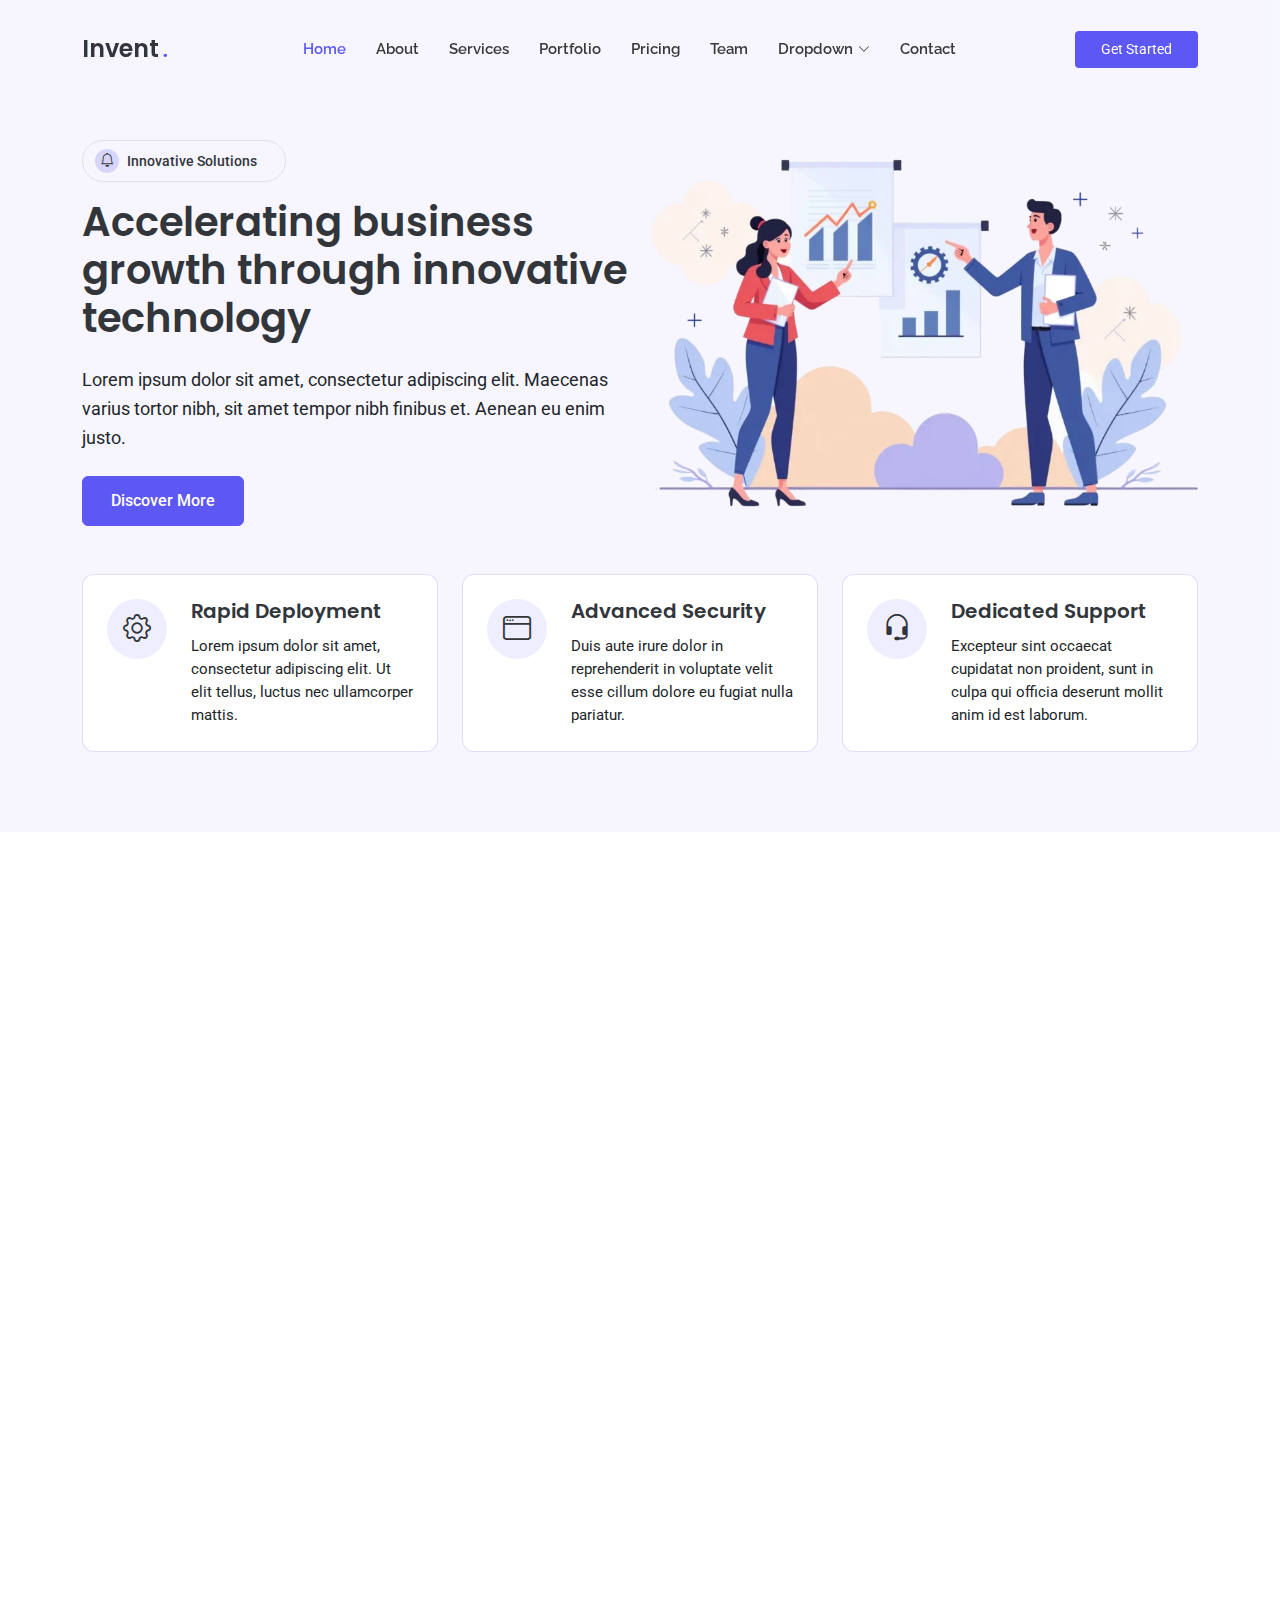
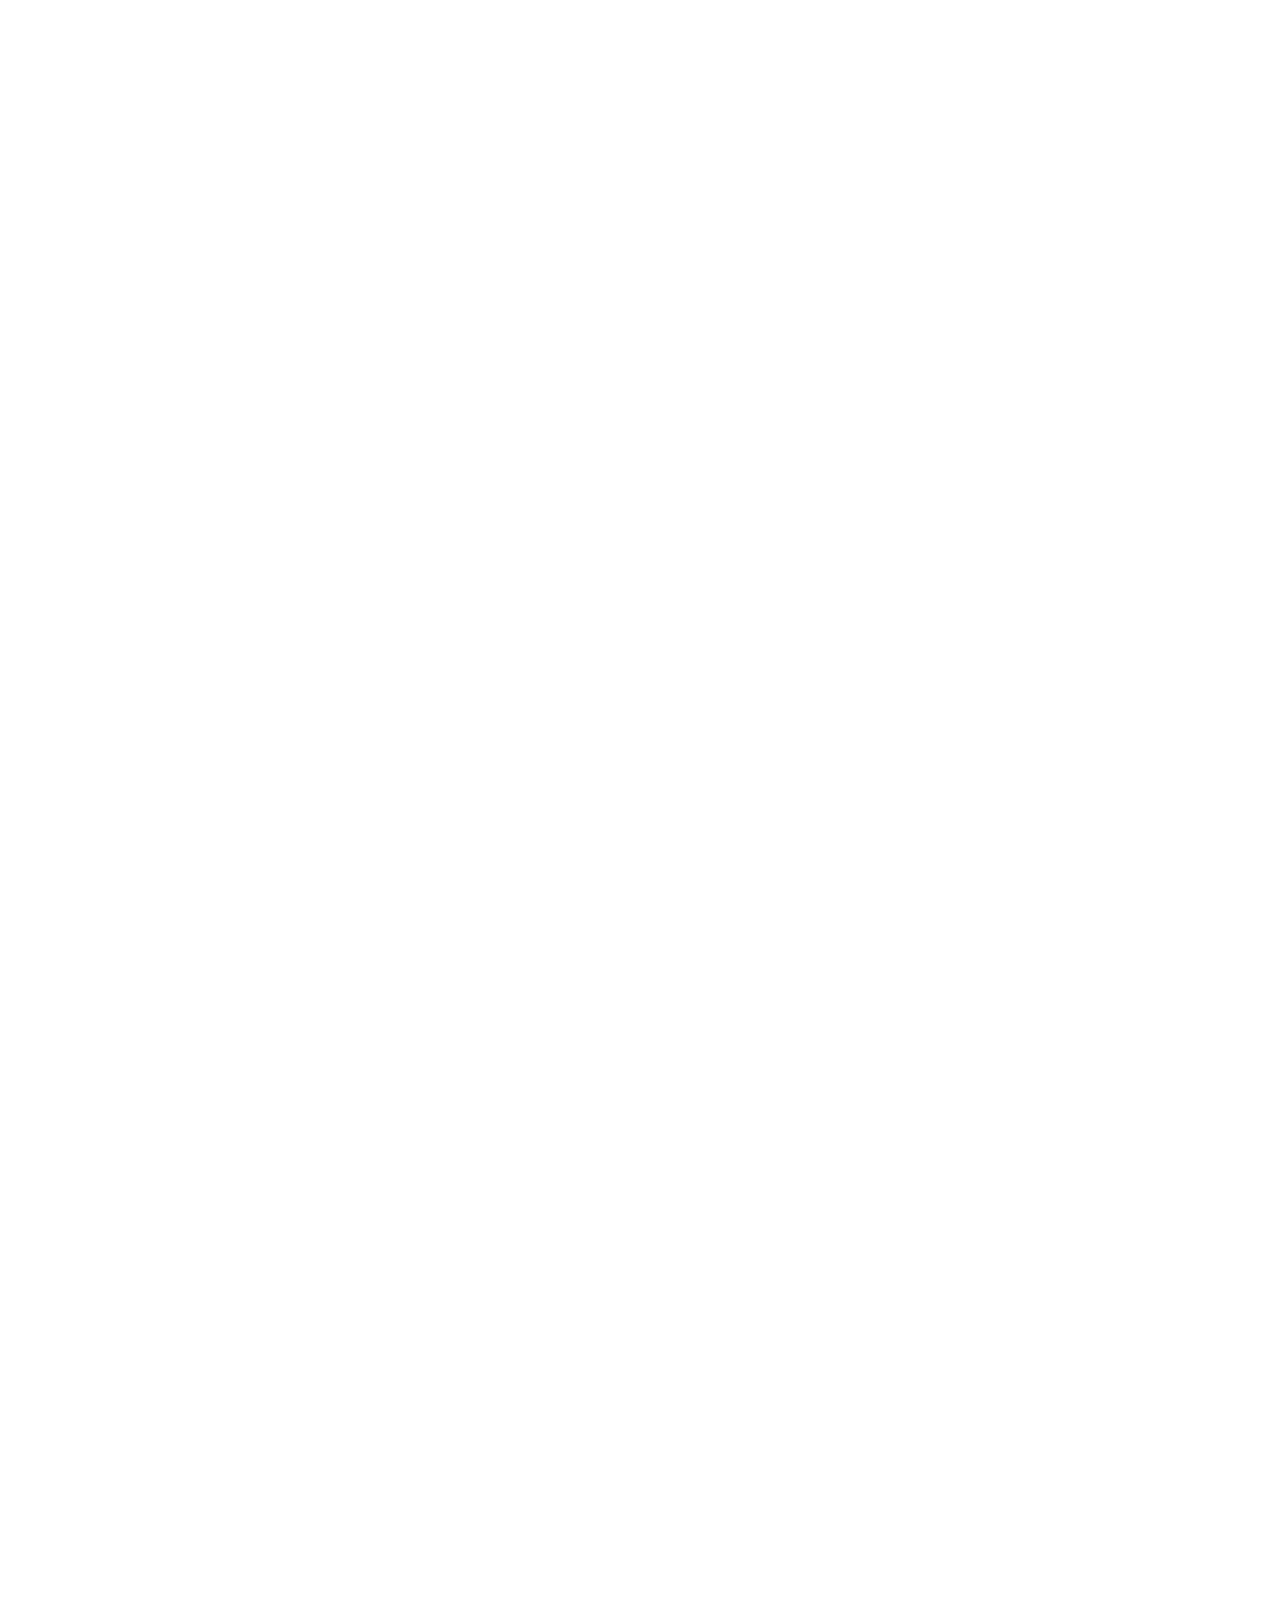
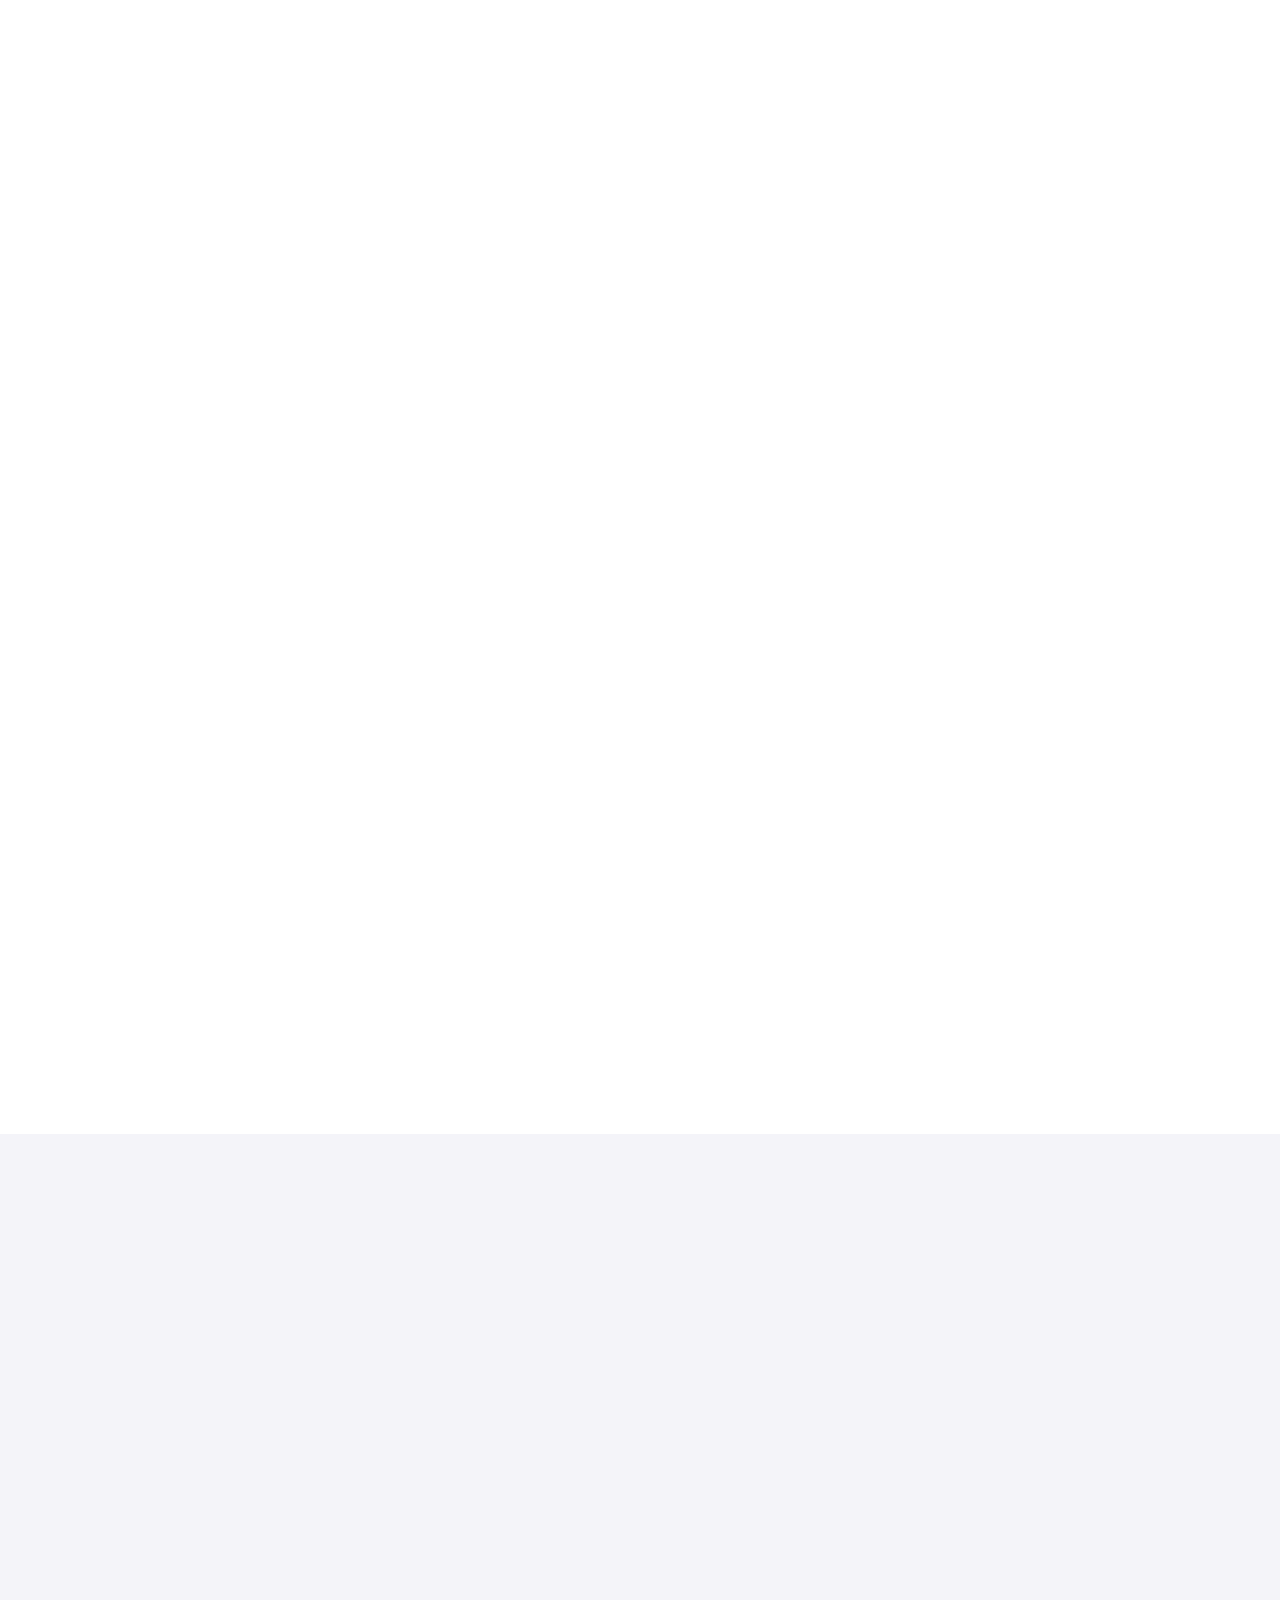
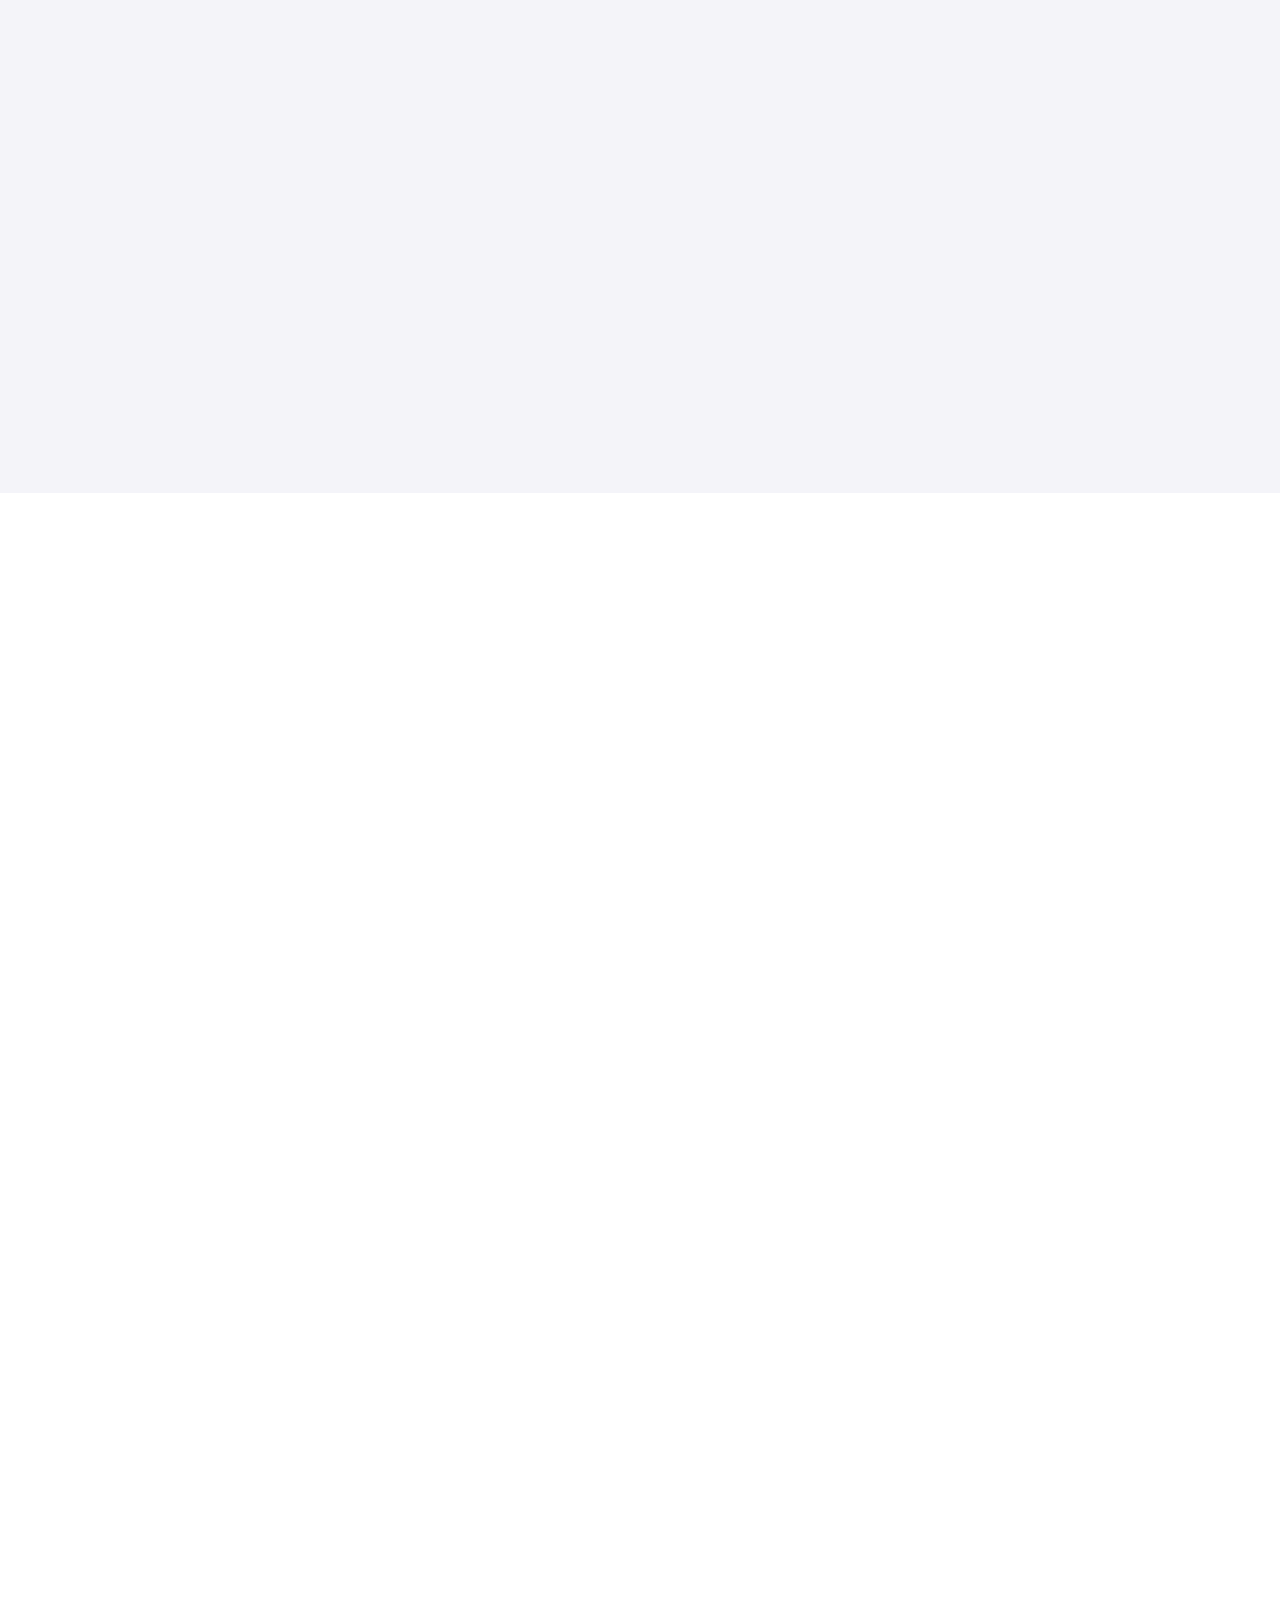
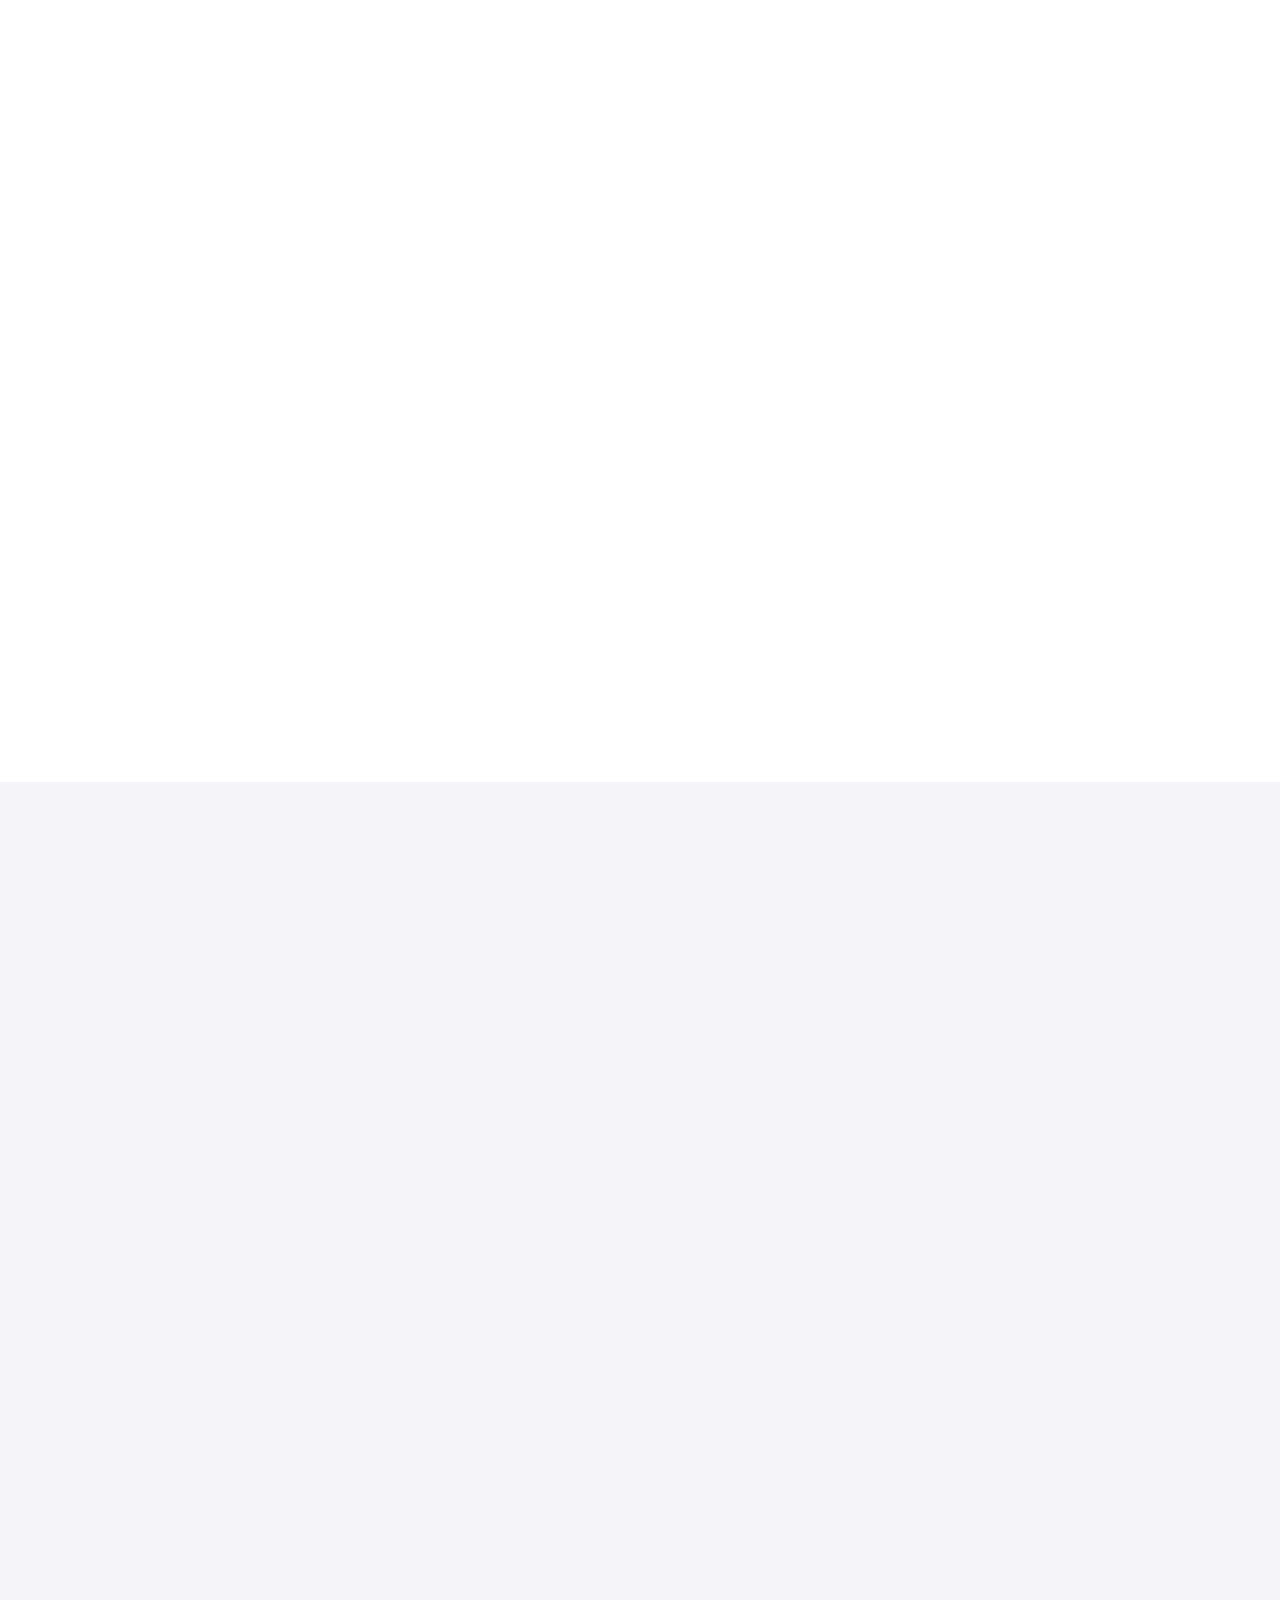
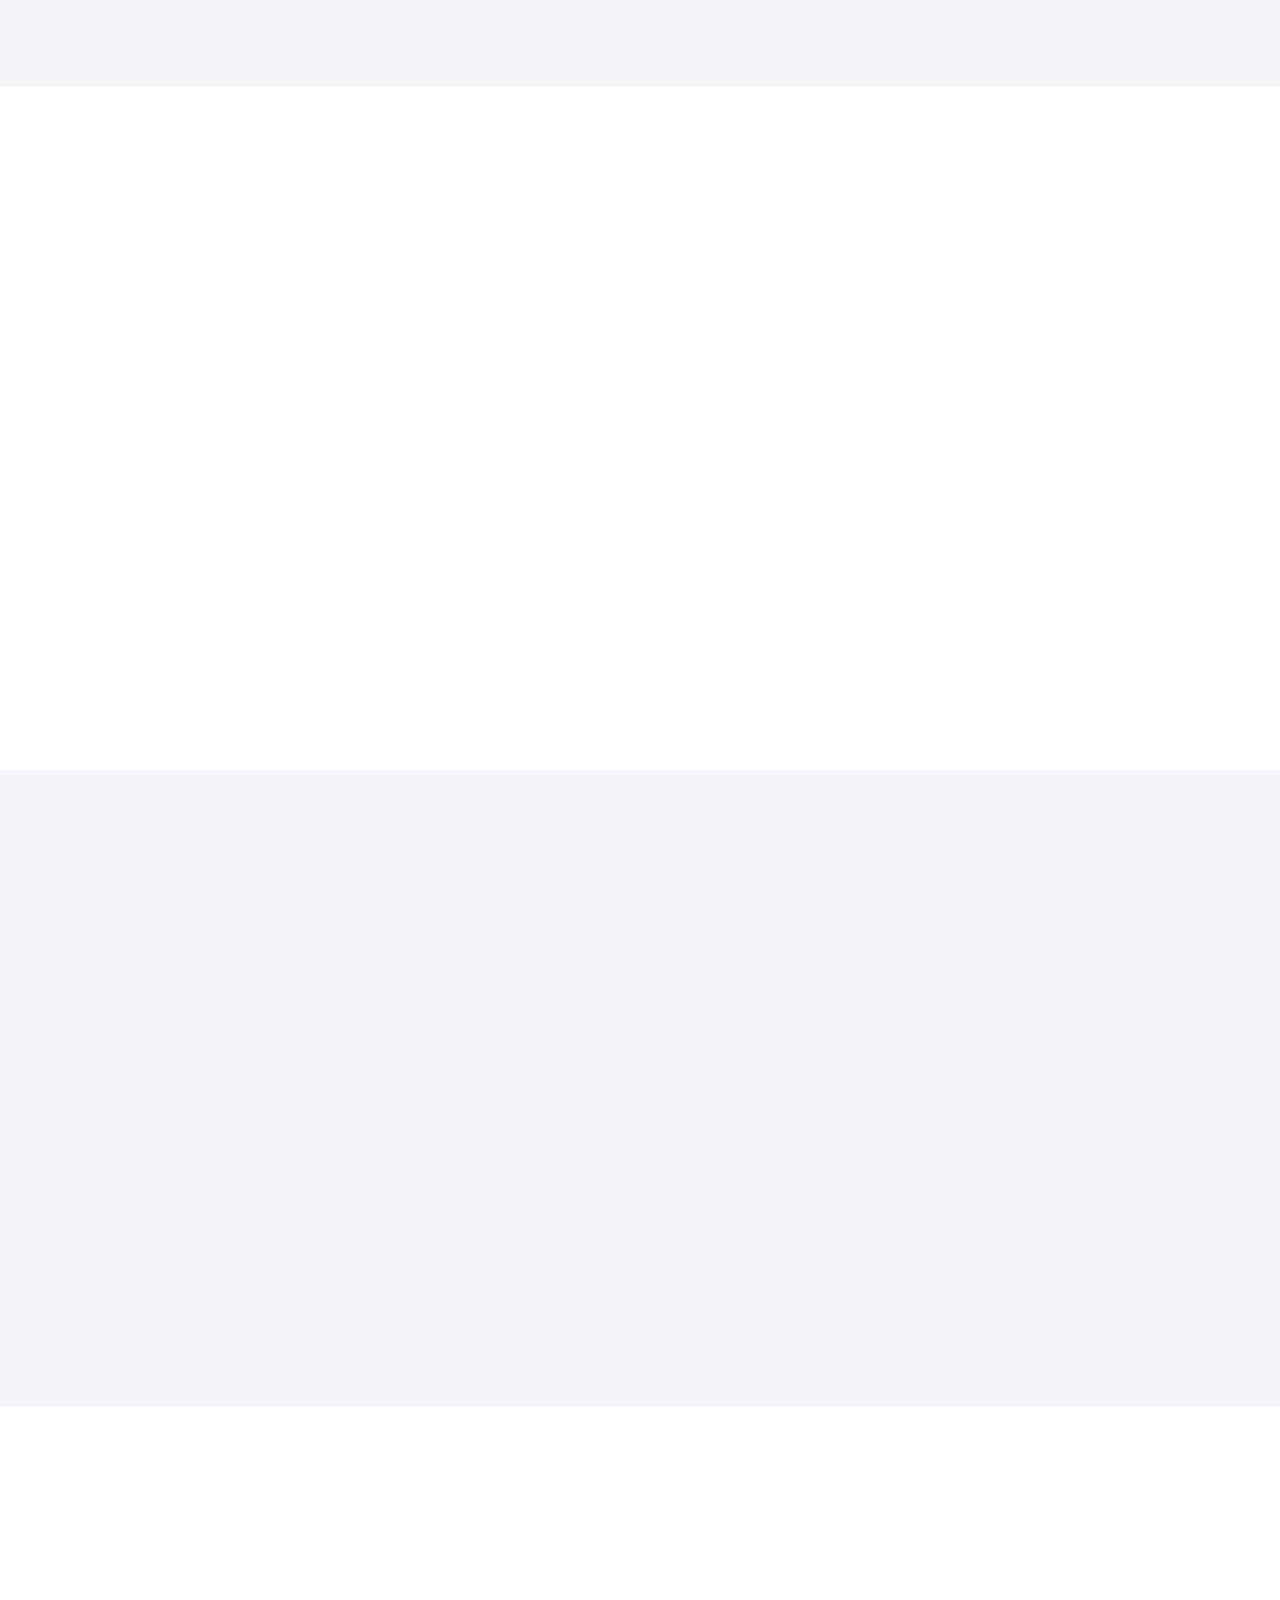
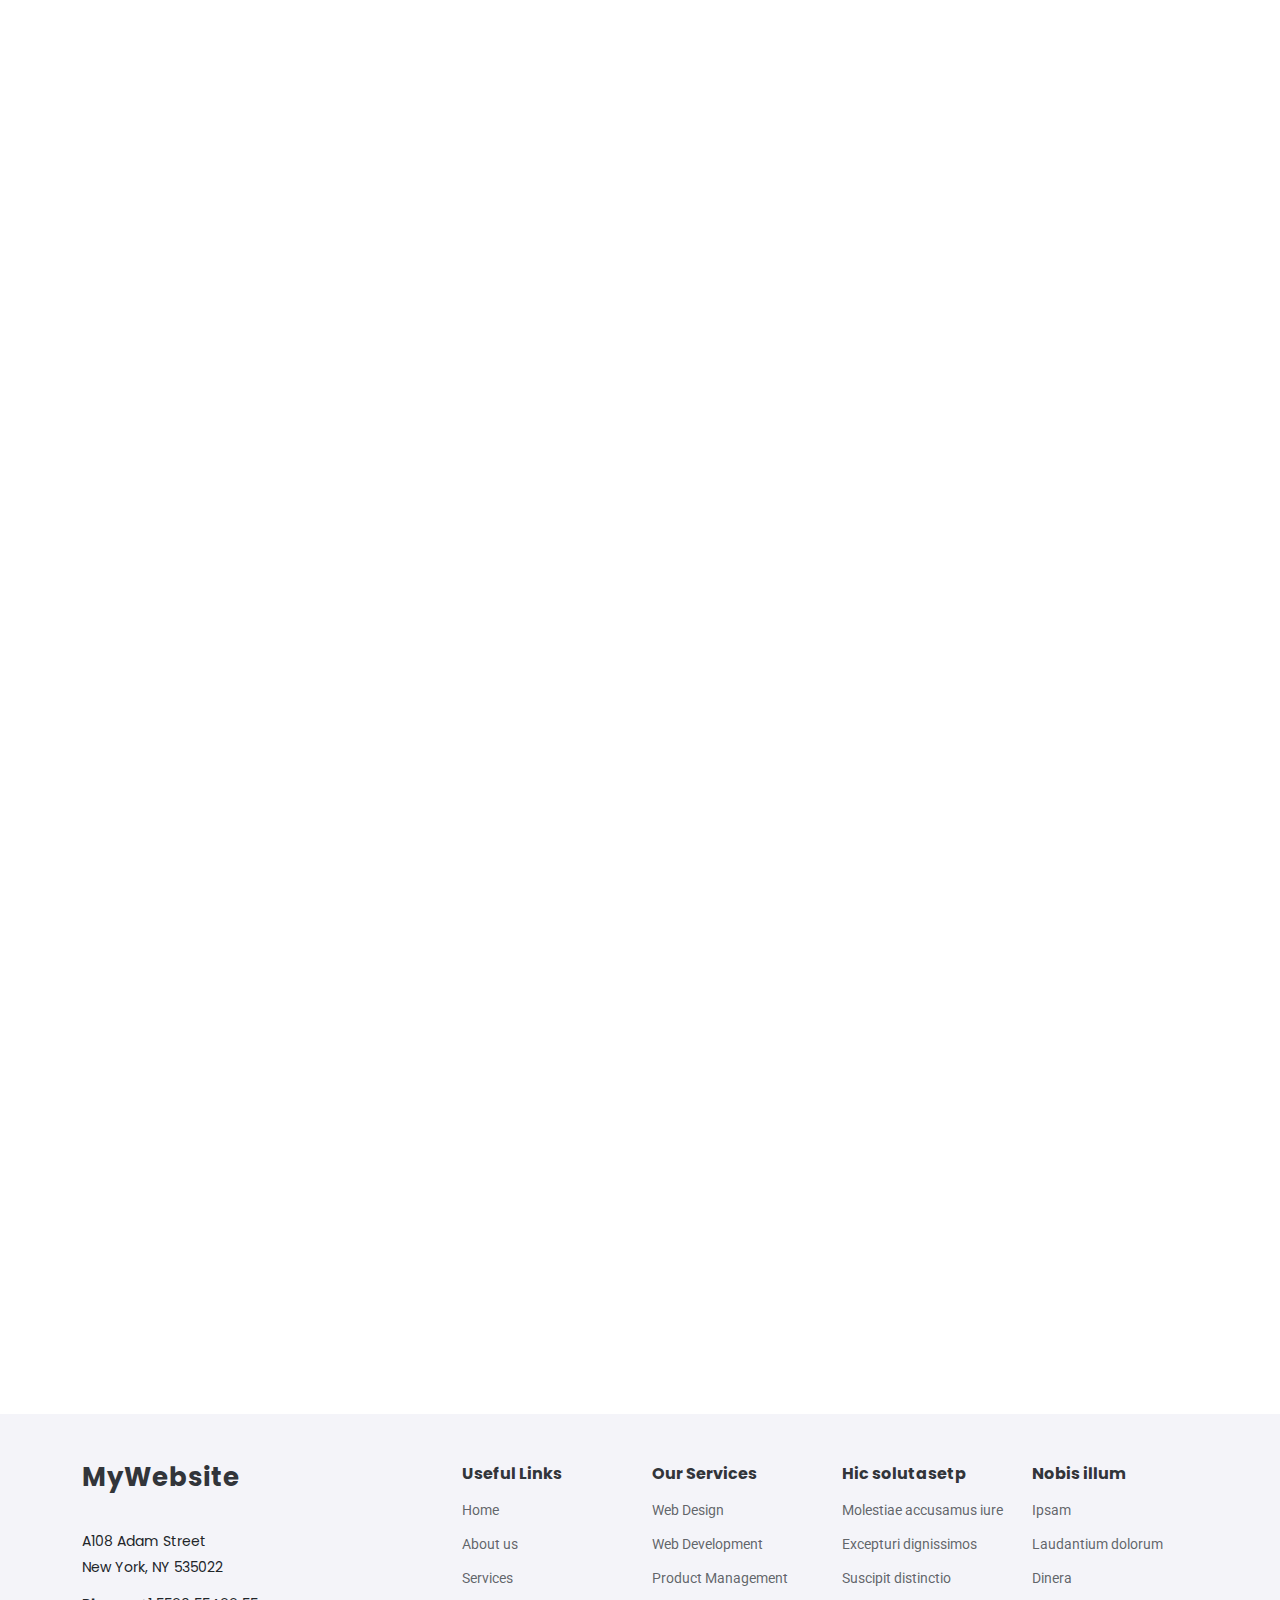
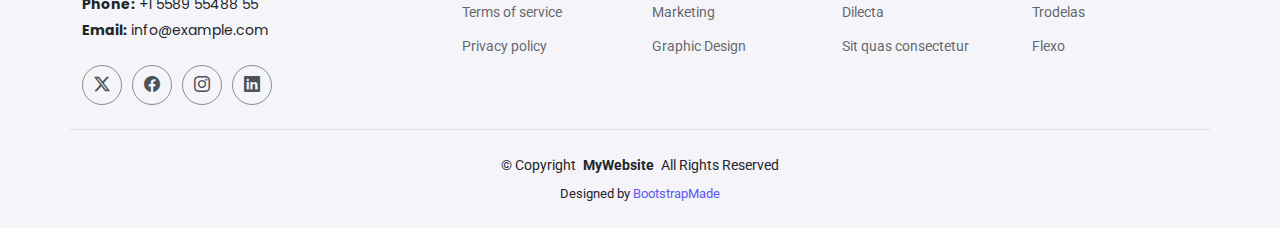
<file: resources/views/layout3/index.html>
<!DOCTYPE html>
<html lang="en">

<head>
  <meta charset="utf-8">
  <meta content="width=device-width, initial-scale=1.0" name="viewport">
  <title>Index - Invent Bootstrap Template</title>
  <meta name="description" content="">
  <meta name="keywords" content="">

  <!-- Favicons -->
  <link href="assets/img/favicon.png" rel="icon">
  <link href="assets/img/apple-touch-icon.png" rel="apple-touch-icon">

  <!-- Fonts -->
  <link href="https://fonts.googleapis.com" rel="preconnect">
  <link href="https://fonts.gstatic.com" rel="preconnect" crossorigin>
  <link href="https://fonts.googleapis.com/css2?family=Roboto:ital,wght@0,100;0,300;0,400;0,500;0,700;0,900;1,100;1,300;1,400;1,500;1,700;1,900&family=Poppins:ital,wght@0,100;0,200;0,300;0,400;0,500;0,600;0,700;0,800;0,900;1,100;1,200;1,300;1,400;1,500;1,600;1,700;1,800;1,900&family=Raleway:ital,wght@0,100;0,200;0,300;0,400;0,500;0,600;0,700;0,800;0,900;1,100;1,200;1,300;1,400;1,500;1,600;1,700;1,800;1,900&display=swap" rel="stylesheet">

  <!-- Vendor CSS Files -->
  <link href="assets/vendor/bootstrap/css/bootstrap.min.css" rel="stylesheet">
  <link href="assets/vendor/bootstrap-icons/bootstrap-icons.css" rel="stylesheet">
  <link href="assets/vendor/aos/aos.css" rel="stylesheet">
  <link href="assets/vendor/glightbox/css/glightbox.min.css" rel="stylesheet">
  <link href="assets/vendor/swiper/swiper-bundle.min.css" rel="stylesheet">

  <!-- Main CSS File -->
  <link href="assets/css/main.css" rel="stylesheet">

  <!-- =======================================================
  * Template Name: Invent
  * Template URL: https://bootstrapmade.com/invent-bootstrap-business-template/
  * Updated: May 12 2025 with Bootstrap v5.3.6
  * Author: BootstrapMade.com
  * License: https://bootstrapmade.com/license/
  ======================================================== -->
</head>

<body class="index-page">

  <header id="header" class="header d-flex align-items-center fixed-top">
    <div class="container position-relative d-flex align-items-center justify-content-between">

      <a href="index.html" class="logo d-flex align-items-center me-auto me-xl-0">
        <!-- Uncomment the line below if you also wish to use an image logo -->
        <!-- <img src="assets/img/logo.webp" alt=""> -->
        <h1 class="sitename">Invent</h1><span>.</span>
      </a>

      <nav id="navmenu" class="navmenu">
        <ul>
          <li><a href="#hero" class="active">Home</a></li>
          <li><a href="#about">About</a></li>
          <li><a href="#services">Services</a></li>
          <li><a href="#portfolio">Portfolio</a></li>
          <li><a href="#pricing">Pricing</a></li>
          <li><a href="#team">Team</a></li>
          <li class="dropdown"><a href="#"><span>Dropdown</span> <i class="bi bi-chevron-down toggle-dropdown"></i></a>
            <ul>
              <li><a href="#">Dropdown 1</a></li>
              <li class="dropdown"><a href="#"><span>Deep Dropdown</span> <i class="bi bi-chevron-down toggle-dropdown"></i></a>
                <ul>
                  <li><a href="#">Deep Dropdown 1</a></li>
                  <li><a href="#">Deep Dropdown 2</a></li>
                  <li><a href="#">Deep Dropdown 3</a></li>
                  <li><a href="#">Deep Dropdown 4</a></li>
                  <li><a href="#">Deep Dropdown 5</a></li>
                </ul>
              </li>
              <li><a href="#">Dropdown 2</a></li>
              <li><a href="#">Dropdown 3</a></li>
              <li><a href="#">Dropdown 4</a></li>
            </ul>
          </li>
          <li><a href="#contact">Contact</a></li>
        </ul>
        <i class="mobile-nav-toggle d-xl-none bi bi-list"></i>
      </nav>

      <a class="btn-getstarted" href="#about">Get Started</a>

    </div>
  </header>

  <main class="main">

    <!-- Hero Section -->
    <section id="hero" class="hero section">

      <div class="container" data-aos="fade-up" data-aos-delay="100">

        <div class="row align-items-center mb-5">
          <div class="col-lg-6 mb-4 mb-lg-0">
            <div class="badge-wrapper mb-3">
              <div class="d-inline-flex align-items-center rounded-pill border border-accent-light">
                <div class="icon-circle me-2">
                  <i class="bi bi-bell"></i>
                </div>
                <span class="badge-text me-3">Innovative Solutions</span>
              </div>
            </div>

            <h1 class="hero-title mb-4">Accelerating business growth through innovative technology</h1>

            <p class="hero-description mb-4">Lorem ipsum dolor sit amet, consectetur adipiscing elit. Maecenas varius tortor nibh, sit amet tempor nibh finibus et. Aenean eu enim justo.</p>

            <div class="cta-wrapper">
              <a href="#" class="btn btn-primary">Discover More</a>
            </div>
          </div>

          <div class="col-lg-6">
            <div class="hero-image">
              <img src="assets/img/illustration/illustration-16.webp" alt="Business Growth" class="img-fluid" loading="lazy">
            </div>
          </div>
        </div>

        <div class="row feature-boxes">
          <div class="col-lg-4 mb-4 mb-lg-0" data-aos="fade-up" data-aos-delay="200">
            <div class="feature-box">
              <div class="feature-icon me-sm-4 mb-3 mb-sm-0">
                <i class="bi bi-gear"></i>
              </div>
              <div class="feature-content">
                <h3 class="feature-title">Rapid Deployment</h3>
                <p class="feature-text">Lorem ipsum dolor sit amet, consectetur adipiscing elit. Ut elit tellus, luctus nec ullamcorper mattis.</p>
              </div>
            </div>
          </div>

          <div class="col-lg-4 mb-4 mb-lg-0" data-aos="fade-up" data-aos-delay="300">
            <div class="feature-box">
              <div class="feature-icon me-sm-4 mb-3 mb-sm-0">
                <i class="bi bi-window"></i>
              </div>
              <div class="feature-content">
                <h3 class="feature-title">Advanced Security</h3>
                <p class="feature-text">Duis aute irure dolor in reprehenderit in voluptate velit esse cillum dolore eu fugiat nulla pariatur.</p>
              </div>
            </div>
          </div>

          <div class="col-lg-4" data-aos="fade-up" data-aos-delay="400">
            <div class="feature-box">
              <div class="feature-icon me-sm-4 mb-3 mb-sm-0">
                <i class="bi bi-headset"></i>
              </div>
              <div class="feature-content">
                <h3 class="feature-title">Dedicated Support</h3>
                <p class="feature-text">Excepteur sint occaecat cupidatat non proident, sunt in culpa qui officia deserunt mollit anim id est laborum.</p>
              </div>
            </div>
          </div>
        </div>

      </div>

    </section><!-- /Hero Section -->

    <!-- About Section -->
    <section id="about" class="about section">

      <div class="container">

        <div class="row gy-4">

          <div class="col-lg-6 content" data-aos="fade-up" data-aos-delay="100">
            <p class="who-we-are">Who We Are</p>
            <h3>Unleashing Potential with Creative Strategy</h3>
            <p class="fst-italic">
              Lorem ipsum dolor sit amet, consectetur adipiscing elit, sed do eiusmod tempor incididunt ut labore et dolore
              magna aliqua.
            </p>
            <ul>
              <li><i class="bi bi-check-circle"></i> <span>Ullamco laboris nisi ut aliquip ex ea commodo consequat.</span></li>
              <li><i class="bi bi-check-circle"></i> <span>Duis aute irure dolor in reprehenderit in voluptate velit.</span></li>
              <li><i class="bi bi-check-circle"></i> <span>Ullamco laboris nisi ut aliquip ex ea commodo consequat. Duis aute irure dolor in reprehenderit in voluptate trideta storacalaperda mastiro dolore eu fugiat nulla pariatur.</span></li>
            </ul>
            <a href="#" class="read-more"><span>Read More</span><i class="bi bi-arrow-right"></i></a>
          </div>

          <div class="col-lg-6 about-images" data-aos="fade-up" data-aos-delay="200">
            <div class="row gy-4">
              <div class="col-lg-6">
                <img src="assets/img/about/about-portrait-1.webp" class="img-fluid" alt="">
              </div>
              <div class="col-lg-6">
                <div class="row gy-4">
                  <div class="col-lg-12">
                    <img src="assets/img/about/about-8.webp" class="img-fluid" alt="">
                  </div>
                  <div class="col-lg-12">
                    <img src="assets/img/about/about-12.webp" class="img-fluid" alt="">
                  </div>
                </div>
              </div>
            </div>

          </div>

        </div>

      </div>
    </section><!-- /About Section -->

    <!-- How We Work Section -->
    <section id="how-we-work" class="how-we-work section">

      <!-- Section Title -->
      <div class="container section-title" data-aos="fade-up">
        <h2>How We Work</h2>
        <p>Necessitatibus eius consequatur ex aliquid fuga eum quidem sint consectetur velit</p>
      </div><!-- End Section Title -->

      <div class="container" data-aos="fade-up" data-aos-delay="100">

        <div class="steps-5">
          <div class="process-container">

            <div class="process-item" data-aos="fade-up" data-aos-delay="200">
              <div class="content">
                <span class="step-number">01</span>
                <div class="card-body">
                  <div class="step-icon">
                    <i class="bi bi-pencil-square"></i>
                  </div>
                  <div class="step-content">
                    <h3>Project Planning</h3>
                    <p>Aenean vulputate eleifend tellus. Aenean leo ligula, porttitor eu, consequat vitae, eleifend ac, enim.</p>
                  </div>
                </div>
              </div>
            </div><!-- End Process Item -->

            <div class="process-item" data-aos="fade-up" data-aos-delay="300">
              <div class="content">
                <span class="step-number">02</span>
                <div class="card-body">
                  <div class="step-icon">
                    <i class="bi bi-gear"></i>
                  </div>
                  <div class="step-content">
                    <h3>Development Phase</h3>
                    <p>Donec vitae sapien ut libero venenatis faucibus. Nullam quis ante. Etiam sit amet orci eget eros faucibus.</p>
                  </div>
                </div>
              </div>
            </div><!-- End Process Item -->

            <div class="process-item" data-aos="fade-up" data-aos-delay="400">
              <div class="content">
                <span class="step-number">03</span>
                <div class="card-body">
                  <div class="step-icon">
                    <i class="bi bi-search"></i>
                  </div>
                  <div class="step-content">
                    <h3>Testing &amp; QA</h3>
                    <p>Phasellus ullamcorper ipsum rutrum nunc. Nunc nonummy metus. Vestibulum volutpat pretium libero.</p>
                  </div>
                </div>
              </div>
            </div><!-- End Process Item -->

            <div class="process-item" data-aos="fade-up" data-aos-delay="500">
              <div class="content">
                <span class="step-number">04</span>
                <div class="card-body">
                  <div class="step-icon">
                    <i class="bi bi-rocket-takeoff"></i>
                  </div>
                  <div class="step-content">
                    <h3>Launch &amp; Support</h3>
                    <p>Nam quam nunc, blandit vel, luctus pulvinar, hendrerit id, lorem. Maecenas nec odio et ante tincidunt.</p>
                  </div>
                </div>
              </div>
            </div><!-- End Process Item -->

          </div>
        </div>

      </div>

    </section><!-- /How We Work Section -->

    <!-- Services Section -->
    <section id="services" class="services section">

      <!-- Section Title -->
      <div class="container section-title" data-aos="fade-up">
        <h2>Services</h2>
        <p>Necessitatibus eius consequatur ex aliquid fuga eum quidem sint consectetur velit</p>
      </div><!-- End Section Title -->

      <div class="container" data-aos="fade-up" data-aos-delay="100">

        <div class="row justify-content-center g-5">

          <div class="col-md-6" data-aos="fade-right" data-aos-delay="100">
            <div class="service-item">
              <div class="service-icon">
                <i class="bi bi-code-slash"></i>
              </div>
              <div class="service-content">
                <h3>Custom Web Development</h3>
                <p>Curabitur arcu erat, accumsan id imperdiet et, porttitor at sem. Nulla quis lorem ut libero malesuada feugiat. Curabitur non nulla sit amet nisl tempus convallis. Lorem ipsum dolor sit amet, consectetur adipiscing elit.</p>
                <a href="#" class="service-link">
                  <span>Learn More</span>
                  <i class="bi bi-arrow-right"></i>
                </a>
              </div>
            </div>
          </div><!-- End Service Item -->

          <div class="col-md-6" data-aos="fade-left" data-aos-delay="100">
            <div class="service-item">
              <div class="service-icon">
                <i class="bi bi-phone-fill"></i>
              </div>
              <div class="service-content">
                <h3>Mobile App Solutions</h3>
                <p>Praesent sapien massa, convallis a pellentesque nec, egestas non nisi. Vivamus magna justo, lacinia eget consectetur sed. Quisque velit nisi, pretium ut lacinia in, elementum id enim. Donec rutrum congue leo eget malesuada.</p>
                <a href="#" class="service-link">
                  <span>Learn More</span>
                  <i class="bi bi-arrow-right"></i>
                </a>
              </div>
            </div>
          </div><!-- End Service Item -->

          <div class="col-md-6" data-aos="fade-right" data-aos-delay="200">
            <div class="service-item">
              <div class="service-icon">
                <i class="bi bi-palette2"></i>
              </div>
              <div class="service-content">
                <h3>UI/UX Design</h3>
                <p>Pellentesque in ipsum id orci porta dapibus. Proin eget tortor risus. Vivamus suscipit tortor eget felis porttitor volutpat. Vestibulum ac diam sit amet quam vehicula elementum sed sit amet dui.</p>
                <a href="#" class="service-link">
                  <span>Learn More</span>
                  <i class="bi bi-arrow-right"></i>
                </a>
              </div>
            </div>
          </div><!-- End Service Item -->

          <div class="col-md-6" data-aos="fade-left" data-aos-delay="200">
            <div class="service-item">
              <div class="service-icon">
                <i class="bi bi-bar-chart-line"></i>
              </div>
              <div class="service-content">
                <h3>Digital Marketing</h3>
                <p>Donec rutrum congue leo eget malesuada. Mauris blandit aliquet elit, eget tincidunt nibh pulvinar a. Nulla porttitor accumsan tincidunt. Curabitur aliquet quam id dui posuere blandit.</p>
                <a href="#" class="service-link">
                  <span>Learn More</span>
                  <i class="bi bi-arrow-right"></i>
                </a>
              </div>
            </div>
          </div><!-- End Service Item -->

          <div class="col-md-6" data-aos="fade-right" data-aos-delay="300">
            <div class="service-item">
              <div class="service-icon">
                <i class="bi bi-cloud-check"></i>
              </div>
              <div class="service-content">
                <h3>Cloud Computing</h3>
                <p>Curabitur aliquet quam id dui posuere blandit. Sed porttitor lectus nibh. Vivamus magna justo, lacinia eget consectetur sed, convallis at tellus. Nulla quis lorem ut libero malesuada feugiat.</p>
                <a href="#" class="service-link">
                  <span>Learn More</span>
                  <i class="bi bi-arrow-right"></i>
                </a>
              </div>
            </div>
          </div><!-- End Service Item -->

          <div class="col-md-6" data-aos="fade-left" data-aos-delay="300">
            <div class="service-item">
              <div class="service-icon">
                <i class="bi bi-shield-lock"></i>
              </div>
              <div class="service-content">
                <h3>Cybersecurity Solutions</h3>
                <p>Vestibulum ac diam sit amet quam vehicula elementum sed sit amet dui. Donec sollicitudin molestie malesuada. Curabitur arcu erat, accumsan id imperdiet et. Proin eget tortor risus.</p>
                <a href="#" class="service-link">
                  <span>Learn More</span>
                  <i class="bi bi-arrow-right"></i>
                </a>
              </div>
            </div>
          </div><!-- End Service Item -->

        </div>

      </div>

    </section><!-- /Services Section -->

    <!-- Services Alt Section -->
    <section id="services-alt" class="services-alt section">

      <div class="container" data-aos="fade-up" data-aos-delay="100">

        <div class="row">
          <div class="col-lg-6" data-aos="fade-up" data-aos-delay="100">
            <div class="content-block">
              <h6 class="subtitle">Our innovative services</h6>
              <h2 class="title">Our customers excel in technology management</h2>
              <p class="description">
                Lorem ipsum dolor sit amet, consectetur adipiscing elit. Vestibulum tincidunt diam et gravida consequat. Sed nec mauris quis lacus commodo lobortis. Suspendisse euismod commodo sem, in finibus purus bibendum et. Morbi eu neque sed velit convallis vestibulum a vel odio.
              </p>
              <div class="button-wrapper">
                <a class="btn" href="services.html"><span>Explore All Services</span></a>
              </div>
            </div>
          </div>
          <div class="col-lg-6">
            <div class="services-list">
              <div class="service-item d-flex align-items-center" data-aos="fade-up" data-aos-delay="200">
                <div class="service-icon">
                  <i class="bi bi-code-square"></i>
                </div>
                <div class="service-content">
                  <h4><a href="service-details.html">Software Engineering</a></h4>
                  <p>Lorem ipsum dolor sit amet consectetur adipiscing.</p>
                </div>
              </div><!-- End Service Item -->

              <div class="service-item d-flex align-items-center" data-aos="fade-up" data-aos-delay="300">
                <div class="service-icon">
                  <i class="bi bi-graph-up"></i>
                </div>
                <div class="service-content">
                  <h4><a href="service-details.html">Business Analytics</a></h4>
                  <p>Lorem ipsum dolor sit amet consectetur adipiscing.</p>
                </div>
              </div><!-- End Service Item -->

              <div class="service-item d-flex align-items-center" data-aos="fade-up" data-aos-delay="400">
                <div class="service-icon">
                  <i class="bi bi-phone"></i>
                </div>
                <div class="service-content">
                  <h4><a href="service-details.html">Mobile Solutions</a></h4>
                  <p>Lorem ipsum dolor sit amet consectetur adipiscing.</p>
                </div>
              </div><!-- End Service Item -->

              <div class="service-item d-flex align-items-center" data-aos="fade-up" data-aos-delay="500">
                <div class="service-icon">
                  <i class="bi bi-gear"></i>
                </div>
                <div class="service-content">
                  <h4><a href="service-details.html">Tech Infrastructure</a></h4>
                  <p>Lorem ipsum dolor sit amet consectetur adipiscing.</p>
                </div>
              </div><!-- End Service Item -->
            </div>
          </div>
        </div>

      </div>

    </section><!-- /Services Alt Section -->

    <!-- Call To Action 2 Section -->
    <section id="call-to-action-2" class="call-to-action-2 section light-background">

      <div class="container" data-aos="fade-up" data-aos-delay="100">

        <div class="row g-5 align-items-center">
          <div class="col-lg-6" data-aos="fade-right" data-aos-delay="200">
            <div class="cta-image-wrapper">
              <img src="assets/img/cta/cta-4.webp" alt="Call to Action" class="img-fluid rounded-4">
              <div class="cta-pattern"></div>
            </div>
          </div>

          <div class="col-lg-6" data-aos="fade-left" data-aos-delay="300">
            <div class="cta-content">
              <h2>Transform Your Vision Into Reality Today</h2>
              <p class="lead">Lorem ipsum dolor sit amet, consectetur adipiscing elit. Ut elit tellus, luctus nec ullamcorper mattis, pulvinar dapibus leo.</p>

              <div class="cta-features">
                <div class="feature-item" data-aos="zoom-in" data-aos-delay="400">
                  <i class="bi bi-check-circle-fill"></i>
                  <span>Lorem ipsum dolor sit amet consectetur</span>
                </div>
                <div class="feature-item" data-aos="zoom-in" data-aos-delay="450">
                  <i class="bi bi-check-circle-fill"></i>
                  <span>Praesent eget risus vitae massa</span>
                </div>
                <div class="feature-item" data-aos="zoom-in" data-aos-delay="500">
                  <i class="bi bi-check-circle-fill"></i>
                  <span>Aenean pretium nisi vel pulvinar</span>
                </div>
              </div>

              <div class="cta-action mt-5">
                <a href="#" class="btn btn-primary btn-lg me-3">Get Started</a>
                <a href="#" class="btn btn-outline-primary btn-lg">Learn More</a>
              </div>
            </div>
          </div>
        </div>

      </div>

    </section><!-- /Call To Action 2 Section -->

    <!-- Portfolio Section -->
    <section id="portfolio" class="portfolio section">

      <!-- Section Title -->
      <div class="container section-title" data-aos="fade-up">
        <h2>Portfolio</h2>
        <p>Necessitatibus eius consequatur ex aliquid fuga eum quidem sint consectetur velit</p>
      </div><!-- End Section Title -->

      <div class="container" data-aos="fade-up" data-aos-delay="100">

        <div class="isotope-layout" data-default-filter="*" data-layout="masonry" data-sort="original-order">

          <div class="portfolio-filters-container" data-aos="fade-up" data-aos-delay="200">
            <ul class="portfolio-filters isotope-filters">
              <li data-filter="*" class="filter-active">All Work</li>
              <li data-filter=".filter-web">Web Design</li>
              <li data-filter=".filter-graphics">Graphics</li>
              <li data-filter=".filter-motion">Motion</li>
              <li data-filter=".filter-brand">Branding</li>
            </ul>
          </div>

          <div class="row g-4 isotope-container" data-aos="fade-up" data-aos-delay="300">

            <div class="col-lg-6 col-md-6 portfolio-item isotope-item filter-web">
              <div class="portfolio-card">
                <div class="portfolio-image">
                  <img src="assets/img/portfolio/portfolio-1.webp" class="img-fluid" alt="" loading="lazy">
                  <div class="portfolio-overlay">
                    <div class="portfolio-actions">
                      <a href="assets/img/portfolio/portfolio-1.webp" class="glightbox preview-link" data-gallery="portfolio-gallery-web"><i class="bi bi-eye"></i></a>
                      <a href="portfolio-details.html" class="details-link"><i class="bi bi-arrow-right"></i></a>
                    </div>
                  </div>
                </div>
                <div class="portfolio-content">
                  <span class="category">Web Design</span>
                  <h3>Modern Dashboard Interface</h3>
                  <p>Maecenas faucibus mollis interdum sed posuere consectetur est at lobortis.</p>
                </div>
              </div>
            </div><!-- End Portfolio Item -->

            <div class="col-lg-6 col-md-6 portfolio-item isotope-item filter-graphics">
              <div class="portfolio-card">
                <div class="portfolio-image">
                  <img src="assets/img/portfolio/portfolio-10.webp" class="img-fluid" alt="" loading="lazy">
                  <div class="portfolio-overlay">
                    <div class="portfolio-actions">
                      <a href="assets/img/portfolio/portfolio-10.webp" class="glightbox preview-link" data-gallery="portfolio-gallery-graphics"><i class="bi bi-eye"></i></a>
                      <a href="portfolio-details.html" class="details-link"><i class="bi bi-arrow-right"></i></a>
                    </div>
                  </div>
                </div>
                <div class="portfolio-content">
                  <span class="category">Graphics</span>
                  <h3>Creative Brand Identity</h3>
                  <p>Vestibulum id ligula porta felis euismod semper at vulputate.</p>
                </div>
              </div>
            </div><!-- End Portfolio Item -->

            <div class="col-lg-6 col-md-6 portfolio-item isotope-item filter-motion">
              <div class="portfolio-card">
                <div class="portfolio-image">
                  <img src="assets/img/portfolio/portfolio-7.webp" class="img-fluid" alt="" loading="lazy">
                  <div class="portfolio-overlay">
                    <div class="portfolio-actions">
                      <a href="assets/img/portfolio/portfolio-7.webp" class="glightbox preview-link" data-gallery="portfolio-gallery-motion"><i class="bi bi-eye"></i></a>
                      <a href="portfolio-details.html" class="details-link"><i class="bi bi-arrow-right"></i></a>
                    </div>
                  </div>
                </div>
                <div class="portfolio-content">
                  <span class="category">Motion</span>
                  <h3>Product Animation Reel</h3>
                  <p>Donec ullamcorper nulla non metus auctor fringilla dapibus.</p>
                </div>
              </div>
            </div><!-- End Portfolio Item -->

            <div class="col-lg-6 col-md-6 portfolio-item isotope-item filter-brand">
              <div class="portfolio-card">
                <div class="portfolio-image">
                  <img src="assets/img/portfolio/portfolio-4.webp" class="img-fluid" alt="" loading="lazy">
                  <div class="portfolio-overlay">
                    <div class="portfolio-actions">
                      <a href="assets/img/portfolio/portfolio-4.webp" class="glightbox preview-link" data-gallery="portfolio-gallery-brand"><i class="bi bi-eye"></i></a>
                      <a href="portfolio-details.html" class="details-link"><i class="bi bi-arrow-right"></i></a>
                    </div>
                  </div>
                </div>
                <div class="portfolio-content">
                  <span class="category">Branding</span>
                  <h3>Luxury Brand Package</h3>
                  <p>Aenean lacinia bibendum nulla sed consectetur elit.</p>
                </div>
              </div>
            </div><!-- End Portfolio Item -->

            <div class="col-lg-6 col-md-6 portfolio-item isotope-item filter-web">
              <div class="portfolio-card">
                <div class="portfolio-image">
                  <img src="assets/img/portfolio/portfolio-2.webp" class="img-fluid" alt="" loading="lazy">
                  <div class="portfolio-overlay">
                    <div class="portfolio-actions">
                      <a href="assets/img/portfolio/portfolio-2.webp" class="glightbox preview-link" data-gallery="portfolio-gallery-web"><i class="bi bi-eye"></i></a>
                      <a href="portfolio-details.html" class="details-link"><i class="bi bi-arrow-right"></i></a>
                    </div>
                  </div>
                </div>
                <div class="portfolio-content">
                  <span class="category">Web Design</span>
                  <h3>E-commerce Platform</h3>
                  <p>Nullam id dolor id nibh ultricies vehicula ut id elit.</p>
                </div>
              </div>
            </div><!-- End Portfolio Item -->

            <div class="col-lg-6 col-md-6 portfolio-item isotope-item filter-graphics">
              <div class="portfolio-card">
                <div class="portfolio-image">
                  <img src="assets/img/portfolio/portfolio-11.webp" class="img-fluid" alt="" loading="lazy">
                  <div class="portfolio-overlay">
                    <div class="portfolio-actions">
                      <a href="assets/img/portfolio/portfolio-11.webp" class="glightbox preview-link" data-gallery="portfolio-gallery-graphics"><i class="bi bi-eye"></i></a>
                      <a href="portfolio-details.html" class="details-link"><i class="bi bi-arrow-right"></i></a>
                    </div>
                  </div>
                </div>
                <div class="portfolio-content">
                  <span class="category">Graphics</span>
                  <h3>Digital Art Collection</h3>
                  <p>Cras mattis consectetur purus sit amet fermentum.</p>
                </div>
              </div>
            </div><!-- End Portfolio Item -->

          </div><!-- End Portfolio Container -->

        </div>

      </div>

    </section><!-- /Portfolio Section -->

    <!-- Pricing Section -->
    <section id="pricing" class="pricing section light-background">

      <!-- Section Title -->
      <div class="container section-title" data-aos="fade-up">
        <h2>Pricing</h2>
        <p>Necessitatibus eius consequatur ex aliquid fuga eum quidem sint consectetur velit</p>
      </div><!-- End Section Title -->

      <div class="container" data-aos="fade-up" data-aos-delay="100">

        <div class="row g-4 justify-content-center">

          <!-- Basic Plan -->
          <div class="col-lg-4" data-aos="fade-up" data-aos-delay="100">
            <div class="pricing-card">
              <h3>Basic Plan</h3>
              <div class="price">
                <span class="currency">$</span>
                <span class="amount">9.9</span>
                <span class="period">/ month</span>
              </div>
              <p class="description">Sed ut perspiciatis unde omnis iste natus error sit voluptatem accusantium doloremque laudantium totam.</p>

              <h4>Featured Included:</h4>
              <ul class="features-list">
                <li>
                  <i class="bi bi-check-circle-fill"></i>
                  Duis aute irure dolor
                </li>
                <li>
                  <i class="bi bi-check-circle-fill"></i>
                  Excepteur sint occaecat
                </li>
                <li>
                  <i class="bi bi-check-circle-fill"></i>
                  Nemo enim ipsam voluptatem
                </li>
              </ul>

              <a href="#" class="btn btn-primary">
                Buy Now
                <i class="bi bi-arrow-right"></i>
              </a>
            </div>
          </div>

          <!-- Standard Plan -->
          <div class="col-lg-4" data-aos="fade-up" data-aos-delay="200">
            <div class="pricing-card popular">
              <div class="popular-badge">Most Popular</div>
              <h3>Standard Plan</h3>
              <div class="price">
                <span class="currency">$</span>
                <span class="amount">19.9</span>
                <span class="period">/ month</span>
              </div>
              <p class="description">At vero eos et accusamus et iusto odio dignissimos ducimus qui blanditiis praesentium voluptatum.</p>

              <h4>Featured Included:</h4>
              <ul class="features-list">
                <li>
                  <i class="bi bi-check-circle-fill"></i>
                  Lorem ipsum dolor sit amet
                </li>
                <li>
                  <i class="bi bi-check-circle-fill"></i>
                  Consectetur adipiscing elit
                </li>
                <li>
                  <i class="bi bi-check-circle-fill"></i>
                  Sed do eiusmod tempor
                </li>
                <li>
                  <i class="bi bi-check-circle-fill"></i>
                  Ut labore et dolore magna
                </li>
              </ul>

              <a href="#" class="btn btn-light">
                Buy Now
                <i class="bi bi-arrow-right"></i>
              </a>
            </div>
          </div>

          <!-- Premium Plan -->
          <div class="col-lg-4" data-aos="fade-up" data-aos-delay="300">
            <div class="pricing-card">
              <h3>Premium Plan</h3>
              <div class="price">
                <span class="currency">$</span>
                <span class="amount">39.9</span>
                <span class="period">/ month</span>
              </div>
              <p class="description">Quis autem vel eum iure reprehenderit qui in ea voluptate velit esse quam nihil molestiae.</p>

              <h4>Featured Included:</h4>
              <ul class="features-list">
                <li>
                  <i class="bi bi-check-circle-fill"></i>
                  Temporibus autem quibusdam
                </li>
                <li>
                  <i class="bi bi-check-circle-fill"></i>
                  Saepe eveniet ut et voluptates
                </li>
                <li>
                  <i class="bi bi-check-circle-fill"></i>
                  Nam libero tempore soluta
                </li>
                <li>
                  <i class="bi bi-check-circle-fill"></i>
                  Cumque nihil impedit quo
                </li>
                <li>
                  <i class="bi bi-check-circle-fill"></i>
                  Maxime placeat facere possimus
                </li>
              </ul>

              <a href="#" class="btn btn-primary">
                Buy Now
                <i class="bi bi-arrow-right"></i>
              </a>
            </div>
          </div>

        </div>

      </div>

    </section><!-- /Pricing Section -->

    <!-- Faq Section -->
    <section id="faq" class="faq section">

      <div class="container" data-aos="fade-up" data-aos-delay="100">

        <div class="row gy-5">
          <div class="col-lg-6" data-aos="zoom-out" data-aos-delay="200">
            <div class="faq-contact-card">
              <div class="card-icon">
                <i class="bi bi-question-circle"></i>
              </div>
              <div class="card-content">
                <h3>Still Have Questions?</h3>
                <p>Vestibulum ante ipsum primis in faucibus orci luctus et ultrices posuere cubilia Curae; Donec velit neque, auctor sit amet aliquam vel, ullamcorper sit amet ligula. Vestibulum ac diam sit amet quam vehicula elementum.</p>
                <div class="contact-options">
                  <a href="#" class="contact-option">
                    <i class="bi bi-envelope"></i>
                    <span>Email Support</span>
                  </a>
                  <a href="#" class="contact-option">
                    <i class="bi bi-chat-dots"></i>
                    <span>Live Chat</span>
                  </a>
                  <a href="#" class="contact-option">
                    <i class="bi bi-telephone"></i>
                    <span>Call Us</span>
                  </a>
                </div>
              </div>
            </div>
          </div>

          <div class="col-lg-6" data-aos="fade-up" data-aos-delay="300">
            <div class="faq-accordion">
              <div class="faq-item faq-active">
                <div class="faq-header">
                  <h3>Vivamus suscipit tortor eget felis porttitor volutpat?</h3>
                  <i class="bi bi-chevron-down faq-toggle"></i>
                </div>
                <div class="faq-content">
                  <p>
                    Nulla quis lorem ut libero malesuada feugiat. Vestibulum ac diam sit amet quam vehicula elementum sed sit amet dui. Curabitur aliquet quam id dui posuere blandit. Nulla porttitor accumsan tincidunt.
                  </p>
                </div>
              </div><!-- End FAQ Item-->

              <div class="faq-item" data-aos="zoom-in" data-aos-delay="200">
                <div class="faq-header">
                  <h3>Curabitur aliquet quam id dui posuere blandit?</h3>
                  <i class="bi bi-chevron-down faq-toggle"></i>
                </div>
                <div class="faq-content">
                  <p>
                    Vestibulum ante ipsum primis in faucibus orci luctus et ultrices posuere cubilia Curae; Donec velit neque, auctor sit amet aliquam vel, ullamcorper sit amet ligula. Proin eget tortor risus. Mauris blandit aliquet elit, eget tincidunt nibh pulvinar.
                  </p>
                </div>
              </div><!-- End FAQ Item-->

              <div class="faq-item">
                <div class="faq-header">
                  <h3>Sed porttitor lectus nibh ullamcorper sit amet?</h3>
                  <i class="bi bi-chevron-down faq-toggle"></i>
                </div>
                <div class="faq-content">
                  <p>
                    Curabitur non nulla sit amet nisl tempus convallis quis ac lectus. Praesent sapien massa, convallis a pellentesque nec, egestas non nisi. Donec sollicitudin molestie malesuada. Vestibulum ac diam sit amet quam vehicula elementum.
                  </p>
                </div>
              </div><!-- End FAQ Item-->

              <div class="faq-item">
                <div class="faq-header">
                  <h3>Nulla quis lorem ut libero malesuada feugiat?</h3>
                  <i class="bi bi-chevron-down faq-toggle"></i>
                </div>
                <div class="faq-content">
                  <p>
                    Donec sollicitudin molestie malesuada. Quisque velit nisi, pretium ut lacinia in, elementum id enim. Vestibulum ante ipsum primis in faucibus orci luctus et ultrices posuere cubilia Curae; Donec velit neque, auctor sit amet aliquam vel.
                  </p>
                </div>
              </div><!-- End FAQ Item-->
            </div>
          </div>
        </div>

      </div>

    </section><!-- /Faq Section -->

    <!-- Team Section -->
    <section id="team" class="team section light-background">

      <!-- Section Title -->
      <div class="container section-title" data-aos="fade-up">
        <h2>Team</h2>
        <p>Necessitatibus eius consequatur ex aliquid fuga eum quidem sint consectetur velit</p>
      </div><!-- End Section Title -->

      <div class="container" data-aos="fade-up" data-aos-delay="100">

        <div class="row g-5">

          <div class="col-md-6 col-lg-3" data-aos="zoom-in" data-aos-delay="100">
            <div class="team-card">
              <div class="team-image">
                <img src="assets/img/person/person-m-1.webp" class="img-fluid" alt="">
                <div class="team-overlay">
                  <p>Lorem ipsum dolor sit amet, consectetur adipiscing elit. Nulla quam velit, vulputate eu pharetra nec, mattis ac neque.</p>
                  <div class="team-social">
                    <a href=""><i class="bi bi-twitter-x"></i></a>
                    <a href=""><i class="bi bi-facebook"></i></a>
                    <a href=""><i class="bi bi-instagram"></i></a>
                    <a href=""><i class="bi bi-linkedin"></i></a>
                  </div>
                </div>
              </div>
              <div class="team-content">
                <h4>Daniel Mitchell</h4>
                <span class="position">Creative Director</span>
              </div>
            </div>
          </div><!-- End Team Member -->

          <div class="col-md-6 col-lg-3" data-aos="zoom-in" data-aos-delay="200">
            <div class="team-card">
              <div class="team-image">
                <img src="assets/img/person/person-f-6.webp" class="img-fluid" alt="">
                <div class="team-overlay">
                  <p>Aliquam tincidunt mauris eu risus. Vestibulum auctor dapibus neque. Nunc dignissim risus id metus.</p>
                  <div class="team-social">
                    <a href=""><i class="bi bi-twitter-x"></i></a>
                    <a href=""><i class="bi bi-facebook"></i></a>
                    <a href=""><i class="bi bi-instagram"></i></a>
                    <a href=""><i class="bi bi-linkedin"></i></a>
                  </div>
                </div>
              </div>
              <div class="team-content">
                <h4>Rebecca Taylor</h4>
                <span class="position">Lead Developer</span>
              </div>
            </div>
          </div><!-- End Team Member -->

          <div class="col-md-6 col-lg-3" data-aos="zoom-in" data-aos-delay="300">
            <div class="team-card">
              <div class="team-image">
                <img src="assets/img/person/person-m-6.webp" class="img-fluid" alt="">
                <div class="team-overlay">
                  <p>Cras ornare tristique elit. Integer in dui quis est placerat ornare. Phasellus a lacus a risus.</p>
                  <div class="team-social">
                    <a href=""><i class="bi bi-twitter-x"></i></a>
                    <a href=""><i class="bi bi-facebook"></i></a>
                    <a href=""><i class="bi bi-instagram"></i></a>
                    <a href=""><i class="bi bi-linkedin"></i></a>
                  </div>
                </div>
              </div>
              <div class="team-content">
                <h4>Marcus Johnson</h4>
                <span class="position">UI/UX Designer</span>
              </div>
            </div>
          </div><!-- End Team Member -->

          <div class="col-md-6 col-lg-3" data-aos="zoom-in" data-aos-delay="400">
            <div class="team-card">
              <div class="team-image">
                <img src="assets/img/person/person-f-3.webp" class="img-fluid" alt="">
                <div class="team-overlay">
                  <p>Pellentesque habitant morbi tristique senectus et netus et malesuada fames ac turpis egestas.</p>
                  <div class="team-social">
                    <a href=""><i class="bi bi-twitter-x"></i></a>
                    <a href=""><i class="bi bi-facebook"></i></a>
                    <a href=""><i class="bi bi-instagram"></i></a>
                    <a href=""><i class="bi bi-linkedin"></i></a>
                  </div>
                </div>
              </div>
              <div class="team-content">
                <h4>Jessica Parker</h4>
                <span class="position">Marketing Strategist</span>
              </div>
            </div>
          </div><!-- End Team Member -->

        </div>

      </div>

    </section><!-- /Team Section -->

    <!-- Testimonials Section -->
    <section id="testimonials" class="testimonials section">

      <!-- Section Title -->
      <div class="container section-title" data-aos="fade-up">
        <h2>Testimonials</h2>
        <p>Necessitatibus eius consequatur ex aliquid fuga eum quidem sint consectetur velit</p>
      </div><!-- End Section Title -->

      <div class="container" data-aos="fade-up" data-aos-delay="100">

        <div class="testimonials-slider swiper init-swiper">
          <script type="application/json" class="swiper-config">
            {
              "loop": true,
              "speed": 800,
              "autoplay": {
                "delay": 5000
              },
              "slidesPerView": 1,
              "spaceBetween": 30,
              "pagination": {
                "el": ".swiper-pagination",
                "type": "bullets",
                "clickable": true
              },
              "breakpoints": {
                "768": {
                  "slidesPerView": 2
                },
                "1200": {
                  "slidesPerView": 3
                }
              }
            }
          </script>
          <div class="swiper-wrapper">
            <div class="swiper-slide">
              <div class="testimonial-card">
                <div class="testimonial-content">
                  <p>
                    <i class="bi bi-quote quote-icon"></i>
                    Lorem ipsum dolor sit amet, consectetur adipiscing elit. Ut elit tellus, luctus nec ullamcorper mattis, pulvinar dapibus leo. Sed do eiusmod tempor incididunt ut labore et dolore magna aliqua.
                  </p>
                </div>
                <div class="testimonial-profile">
                  <div class="rating">
                    <i class="bi bi-star-fill"></i>
                    <i class="bi bi-star-fill"></i>
                    <i class="bi bi-star-fill"></i>
                    <i class="bi bi-star-fill"></i>
                    <i class="bi bi-star-fill"></i>
                  </div>
                  <div class="profile-info">
                    <img src="assets/img/person/person-m-8.webp" alt="Profile Image">
                    <div>
                      <h3>Robert Johnson</h3>
                      <h4>Marketing Director</h4>
                    </div>
                  </div>
                </div>
              </div>
            </div><!-- End testimonial item -->

            <div class="swiper-slide">
              <div class="testimonial-card">
                <div class="testimonial-content">
                  <p>
                    <i class="bi bi-quote quote-icon"></i>
                    Proin iaculis purus consequat sem cure digni ssim donec porttitora entum suscipit rhoncus. Accusantium quam, ultricies eget id, aliquam eget nibh et maecenas aliquam.
                  </p>
                </div>
                <div class="testimonial-profile">
                  <div class="rating">
                    <i class="bi bi-star-fill"></i>
                    <i class="bi bi-star-fill"></i>
                    <i class="bi bi-star-fill"></i>
                    <i class="bi bi-star-fill"></i>
                    <i class="bi bi-star-fill"></i>
                  </div>
                  <div class="profile-info">
                    <img src="assets/img/person/person-f-3.webp" alt="Profile Image">
                    <div>
                      <h3>Lisa Williams</h3>
                      <h4>Product Manager</h4>
                    </div>
                  </div>
                </div>
              </div>
            </div><!-- End testimonial item -->

            <div class="swiper-slide">
              <div class="testimonial-card">
                <div class="testimonial-content">
                  <p>
                    <i class="bi bi-quote quote-icon"></i>
                    Enim nisi quem export duis labore cillum quae magna enim sint quorum nulla quem veniam duis minim tempor labore quem eram duis noster aute amet eram.
                  </p>
                </div>
                <div class="testimonial-profile">
                  <div class="rating">
                    <i class="bi bi-star-fill"></i>
                    <i class="bi bi-star-fill"></i>
                    <i class="bi bi-star-fill"></i>
                    <i class="bi bi-star-fill"></i>
                    <i class="bi bi-star-fill"></i>
                  </div>
                  <div class="profile-info">
                    <img src="assets/img/person/person-f-10.webp" alt="Profile Image">
                    <div>
                      <h3>Emma Parker</h3>
                      <h4>UX Designer</h4>
                    </div>
                  </div>
                </div>
              </div>
            </div><!-- End testimonial item -->

            <div class="swiper-slide">
              <div class="testimonial-card">
                <div class="testimonial-content">
                  <p>
                    <i class="bi bi-quote quote-icon"></i>
                    Fugiat enim eram quae cillum dolore dolor amet nulla culpa multos export minim fugiat minim velit minim dolor enim duis veniam ipsum anim magna sunt elit.
                  </p>
                </div>
                <div class="testimonial-profile">
                  <div class="rating">
                    <i class="bi bi-star-fill"></i>
                    <i class="bi bi-star-fill"></i>
                    <i class="bi bi-star-fill"></i>
                    <i class="bi bi-star-fill"></i>
                    <i class="bi bi-star-fill"></i>
                  </div>
                  <div class="profile-info">
                    <img src="assets/img/person/person-m-5.webp" alt="Profile Image">
                    <div>
                      <h3>David Miller</h3>
                      <h4>Senior Developer</h4>
                    </div>
                  </div>
                </div>
              </div>
            </div><!-- End testimonial item -->

            <div class="swiper-slide">
              <div class="testimonial-card">
                <div class="testimonial-content">
                  <p>
                    <i class="bi bi-quote quote-icon"></i>
                    Quis quorum aliqua sint quem legam fore sunt eram irure aliqua veniam tempor noster veniam enim culpa labore duis sunt culpa nulla illum cillum fugiat.
                  </p>
                </div>
                <div class="testimonial-profile">
                  <div class="rating">
                    <i class="bi bi-star-fill"></i>
                    <i class="bi bi-star-fill"></i>
                    <i class="bi bi-star-fill"></i>
                    <i class="bi bi-star-fill"></i>
                    <i class="bi bi-star-fill"></i>
                  </div>
                  <div class="profile-info">
                    <img src="assets/img/person/person-m-2.webp" alt="Profile Image">
                    <div>
                      <h3>Michael Davis</h3>
                      <h4>CEO &amp; Founder</h4>
                    </div>
                  </div>
                </div>
              </div>
            </div><!-- End testimonial item -->

            <div class="swiper-slide">
              <div class="testimonial-card">
                <div class="testimonial-content">
                  <p>
                    <i class="bi bi-quote quote-icon"></i>
                    Eius ipsam praesentium dolor quaerat inventore rerum odio. Quos laudantium adipisci eius. Accusamus qui iste cupiditate sed temporibus est aspernatur.
                  </p>
                </div>
                <div class="testimonial-profile">
                  <div class="rating">
                    <i class="bi bi-star-fill"></i>
                    <i class="bi bi-star-fill"></i>
                    <i class="bi bi-star-fill"></i>
                    <i class="bi bi-star-fill"></i>
                    <i class="bi bi-star-fill"></i>
                  </div>
                  <div class="profile-info">
                    <img src="assets/img/person/person-f-7.webp" alt="Profile Image">
                    <div>
                      <h3>Sarah Thompson</h3>
                      <h4>Art Director</h4>
                    </div>
                  </div>
                </div>
              </div>
            </div><!-- End testimonial item -->
          </div>
          <div class="swiper-pagination"></div>
        </div>

      </div>

    </section><!-- /Testimonials Section -->

    <!-- Contact Section -->
    <section id="contact" class="contact section">

      <!-- Section Title -->
      <div class="container section-title" data-aos="fade-up">
        <h2>Contact</h2>
        <p>Necessitatibus eius consequatur ex aliquid fuga eum quidem sint consectetur velit</p>
      </div><!-- End Section Title -->

      <div class="container" data-aos="fade-up" data-aos-delay="100">

        <div class="row gy-4 mb-5">
          <div class="col-lg-4" data-aos="fade-up" data-aos-delay="100">
            <div class="info-card">
              <div class="icon-box">
                <i class="bi bi-geo-alt"></i>
              </div>
              <h3>Our Address</h3>
              <p>2847 Rainbow Road, Springfield, IL 62701, USA</p>
            </div>
          </div>

          <div class="col-lg-4" data-aos="fade-up" data-aos-delay="200">
            <div class="info-card">
              <div class="icon-box">
                <i class="bi bi-telephone"></i>
              </div>
              <h3>Contact Number</h3>
              <p>Mobile: +1 (555) 123-4567<br>
                Email: info@example.com</p>
            </div>
          </div>

          <div class="col-lg-4" data-aos="fade-up" data-aos-delay="300">
            <div class="info-card">
              <div class="icon-box">
                <i class="bi bi-clock"></i>
              </div>
              <h3>Opening Hour</h3>
              <p>Monday - Saturday: 9:00 - 18:00<br>
                Sunday: Closed</p>
            </div>
          </div>
        </div>

        <div class="row">
          <div class="col-lg-12">
            <div class="form-wrapper" data-aos="fade-up" data-aos-delay="400">
              <form action="forms/contact.php" method="post" role="form" class="php-email-form">
                <div class="row">
                  <div class="col-md-6 form-group">
                    <div class="input-group">
                      <span class="input-group-text"><i class="bi bi-person"></i></span>
                      <input type="text" name="name" class="form-control" placeholder="Your name*" required="">
                    </div>
                  </div>
                  <div class="col-md-6 form-group">
                    <div class="input-group">
                      <span class="input-group-text"><i class="bi bi-envelope"></i></span>
                      <input type="email" class="form-control" name="email" placeholder="Email address*" required="">
                    </div>
                  </div>
                </div>
                <div class="row mt-3">
                  <div class="col-md-6 form-group">
                    <div class="input-group">
                      <span class="input-group-text"><i class="bi bi-phone"></i></span>
                      <input type="text" class="form-control" name="phone" placeholder="Phone number*" required="">
                    </div>
                  </div>
                  <div class="col-md-6 form-group">
                    <div class="input-group">
                      <span class="input-group-text"><i class="bi bi-list"></i></span>
                      <select name="subject" class="form-control" required="">
                        <option value="">Select service*</option>
                        <option value="Service 1">Consulting</option>
                        <option value="Service 2">Development</option>
                        <option value="Service 3">Marketing</option>
                        <option value="Service 4">Support</option>
                      </select>
                    </div>
                  </div>
                  <div class="form-group mt-3">
                    <div class="input-group">
                      <span class="input-group-text"><i class="bi bi-chat-dots"></i></span>
                      <textarea class="form-control" name="message" rows="6" placeholder="Write a message*" required=""></textarea>
                    </div>
                  </div>
                  <div class="my-3">
                    <div class="loading">Loading</div>
                    <div class="error-message"></div>
                    <div class="sent-message">Your message has been sent. Thank you!</div>
                  </div>
                  <div class="text-center">
                    <button type="submit">Submit Message</button>
                  </div>

                </div>
              </form>
            </div>
          </div>

        </div>

      </div>
    </section><!-- /Contact Section -->

  </main>

  <footer id="footer" class="footer light-background">

    <div class="container footer-top">
      <div class="row gy-4">
        <div class="col-lg-4 col-md-6 footer-about">
          <a href="index.html" class="logo d-flex align-items-center">
            <span class="sitename">MyWebsite</span>
          </a>
          <div class="footer-contact pt-3">
            <p>A108 Adam Street</p>
            <p>New York, NY 535022</p>
            <p class="mt-3"><strong>Phone:</strong> <span>+1 5589 55488 55</span></p>
            <p><strong>Email:</strong> <span>info@example.com</span></p>
          </div>
          <div class="social-links d-flex mt-4">
            <a href=""><i class="bi bi-twitter-x"></i></a>
            <a href=""><i class="bi bi-facebook"></i></a>
            <a href=""><i class="bi bi-instagram"></i></a>
            <a href=""><i class="bi bi-linkedin"></i></a>
          </div>
        </div>

        <div class="col-lg-2 col-md-3 footer-links">
          <h4>Useful Links</h4>
          <ul>
            <li><a href="#">Home</a></li>
            <li><a href="#">About us</a></li>
            <li><a href="#">Services</a></li>
            <li><a href="#">Terms of service</a></li>
            <li><a href="#">Privacy policy</a></li>
          </ul>
        </div>

        <div class="col-lg-2 col-md-3 footer-links">
          <h4>Our Services</h4>
          <ul>
            <li><a href="#">Web Design</a></li>
            <li><a href="#">Web Development</a></li>
            <li><a href="#">Product Management</a></li>
            <li><a href="#">Marketing</a></li>
            <li><a href="#">Graphic Design</a></li>
          </ul>
        </div>

        <div class="col-lg-2 col-md-3 footer-links">
          <h4>Hic solutasetp</h4>
          <ul>
            <li><a href="#">Molestiae accusamus iure</a></li>
            <li><a href="#">Excepturi dignissimos</a></li>
            <li><a href="#">Suscipit distinctio</a></li>
            <li><a href="#">Dilecta</a></li>
            <li><a href="#">Sit quas consectetur</a></li>
          </ul>
        </div>

        <div class="col-lg-2 col-md-3 footer-links">
          <h4>Nobis illum</h4>
          <ul>
            <li><a href="#">Ipsam</a></li>
            <li><a href="#">Laudantium dolorum</a></li>
            <li><a href="#">Dinera</a></li>
            <li><a href="#">Trodelas</a></li>
            <li><a href="#">Flexo</a></li>
          </ul>
        </div>

      </div>
    </div>

    <div class="container copyright text-center mt-4">
      <p>© <span>Copyright</span> <strong class="px-1 sitename">MyWebsite</strong> <span>All Rights Reserved</span></p>
      <div class="credits">
        <!-- All the links in the footer should remain intact. -->
        <!-- You can delete the links only if you've purchased the pro version. -->
        <!-- Licensing information: https://bootstrapmade.com/license/ -->
        <!-- Purchase the pro version with working PHP/AJAX contact form: [buy-url] -->
        Designed by <a href="https://bootstrapmade.com/">BootstrapMade</a>
      </div>
    </div>

  </footer>

  <!-- Scroll Top -->
  <a href="#" id="scroll-top" class="scroll-top d-flex align-items-center justify-content-center"><i class="bi bi-arrow-up-short"></i></a>

  <!-- Preloader -->
  <div id="preloader"></div>

  <!-- Vendor JS Files -->
  <script src="assets/vendor/bootstrap/js/bootstrap.bundle.min.js"></script>
  <script src="assets/vendor/php-email-form/validate.js"></script>
  <script src="assets/vendor/aos/aos.js"></script>
  <script src="assets/vendor/glightbox/js/glightbox.min.js"></script>
  <script src="assets/vendor/imagesloaded/imagesloaded.pkgd.min.js"></script>
  <script src="assets/vendor/isotope-layout/isotope.pkgd.min.js"></script>
  <script src="assets/vendor/swiper/swiper-bundle.min.js"></script>

  <!-- Main JS File -->
  <script src="assets/js/main.js"></script>

</body>

</html>
</file>
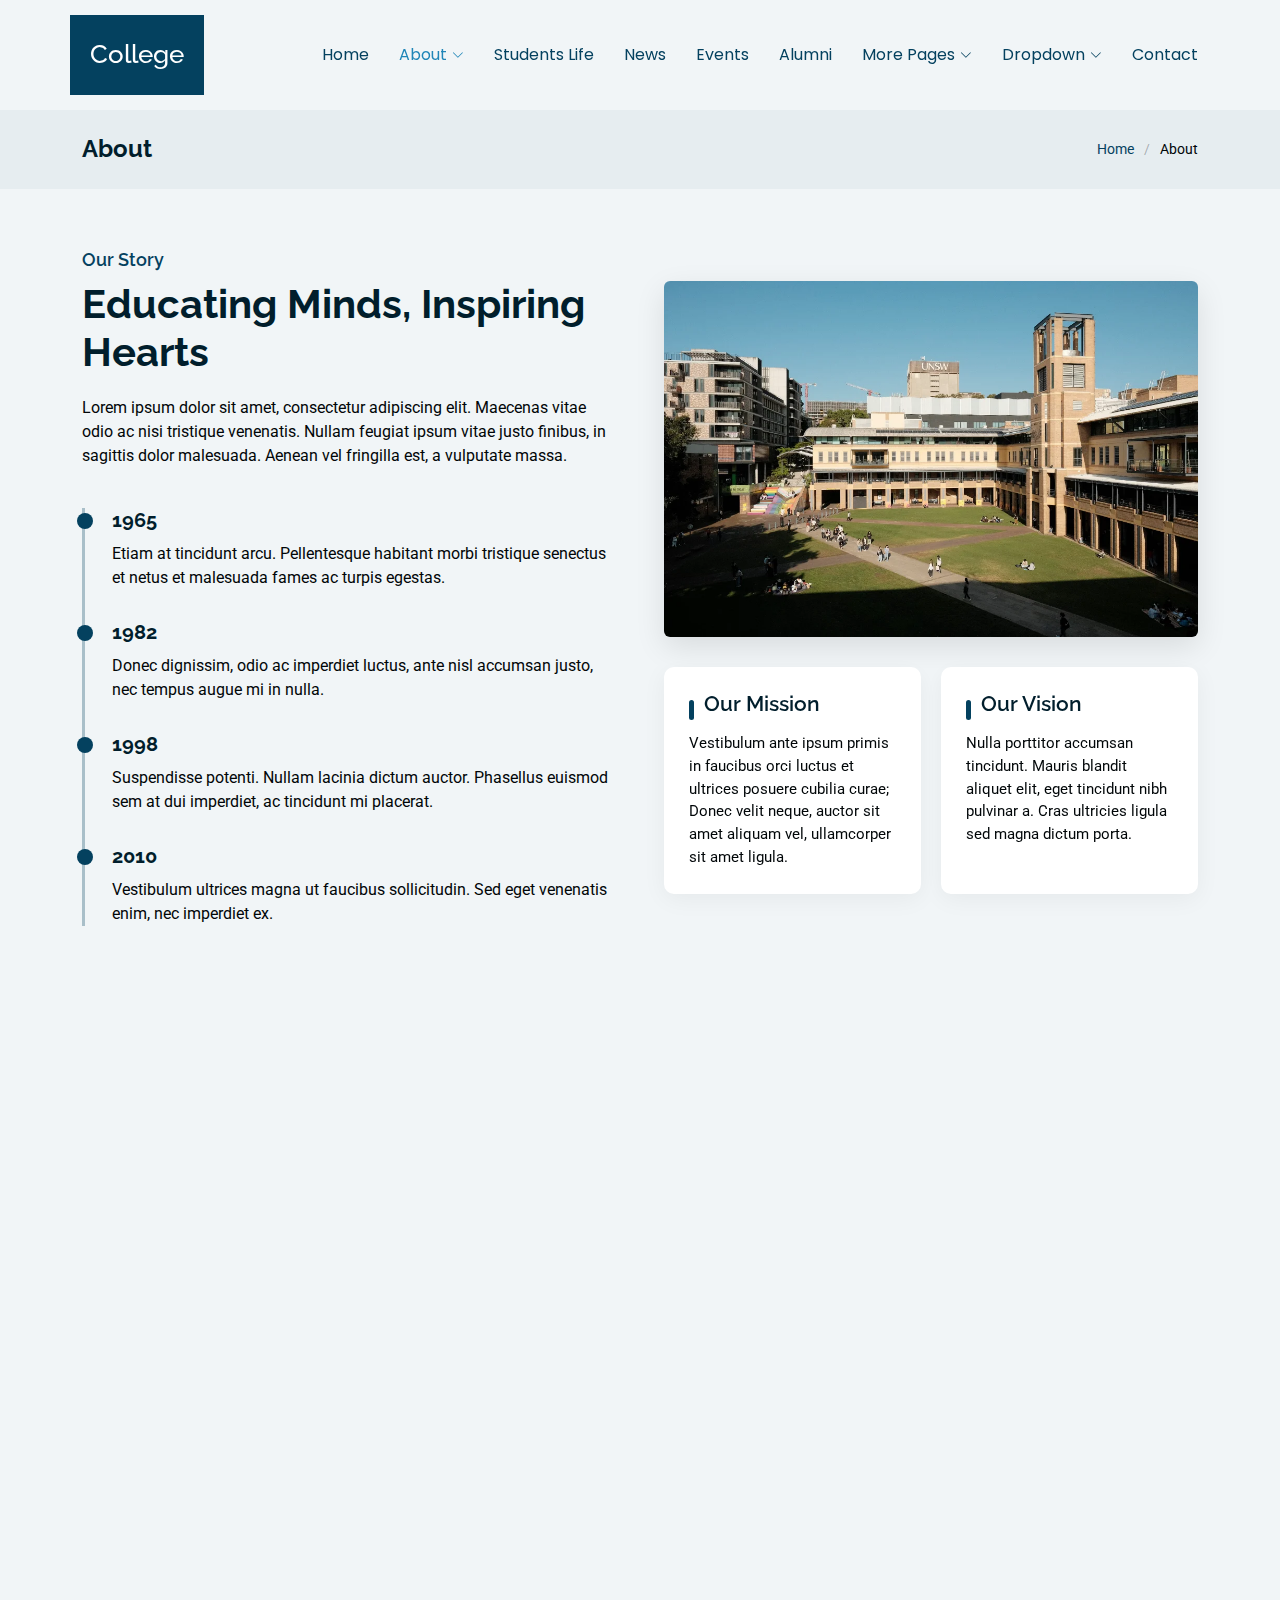
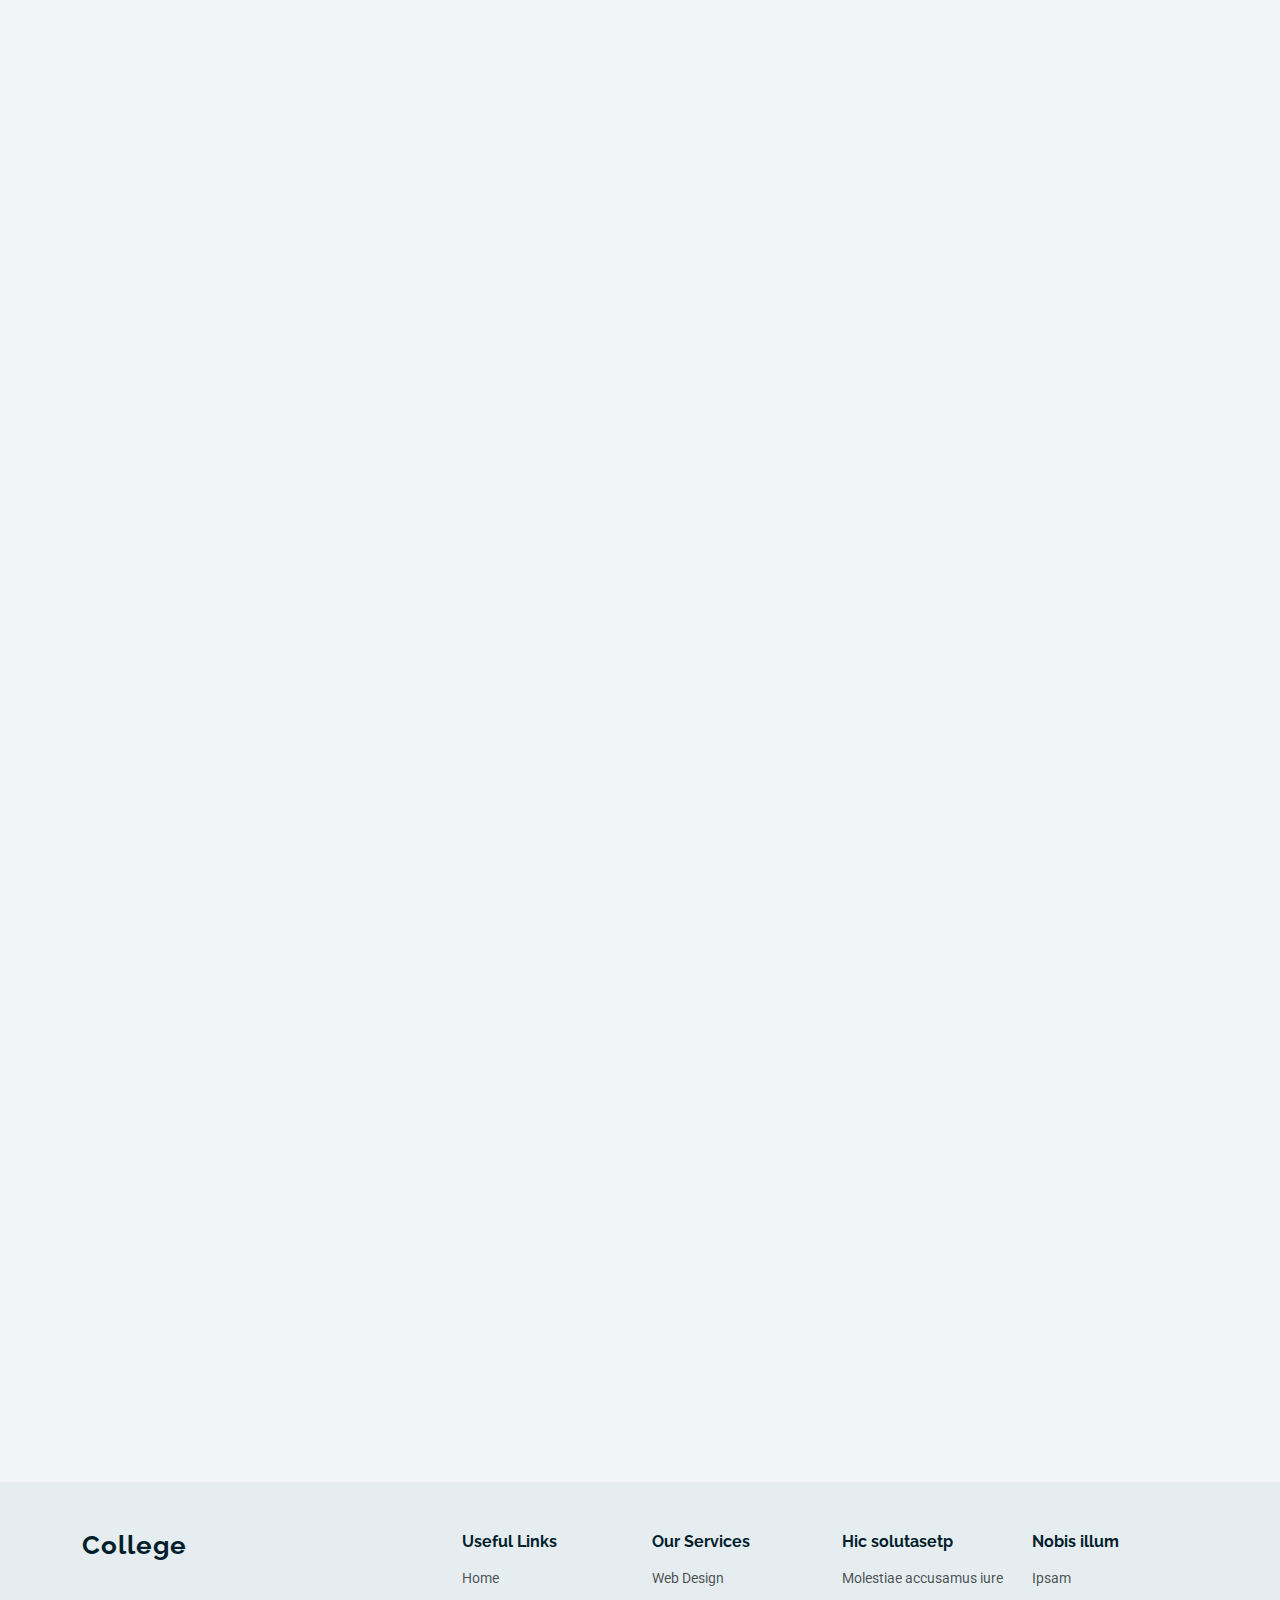
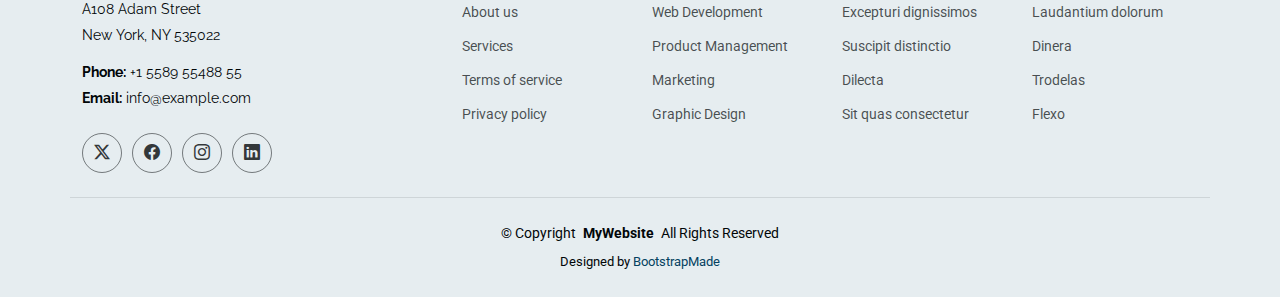
<file: public/about.html>
<!DOCTYPE html>
<html lang="en">

<head>
  <meta charset="utf-8">
  <meta content="width=device-width, initial-scale=1.0" name="viewport">
  <title>About - College Bootstrap Template</title>
  <meta name="description" content="">
  <meta name="keywords" content="">

  <!-- Favicons -->
  <link href="assets/img/favicon.png" rel="icon">
  <link href="assets/img/apple-touch-icon.png" rel="apple-touch-icon">

  <!-- Fonts -->
  <link href="https://fonts.googleapis.com" rel="preconnect">
  <link href="https://fonts.gstatic.com" rel="preconnect" crossorigin>
  <link href="https://fonts.googleapis.com/css2?family=Roboto:ital,wght@0,100;0,300;0,400;0,500;0,700;0,900;1,100;1,300;1,400;1,500;1,700;1,900&family=Poppins:ital,wght@0,100;0,200;0,300;0,400;0,500;0,600;0,700;0,800;0,900;1,100;1,200;1,300;1,400;1,500;1,600;1,700;1,800;1,900&family=Raleway:ital,wght@0,100;0,200;0,300;0,400;0,500;0,600;0,700;0,800;0,900;1,100;1,200;1,300;1,400;1,500;1,600;1,700;1,800;1,900&display=swap" rel="stylesheet">

  <!-- Vendor CSS Files -->
  <link href="assets/vendor/bootstrap/css/bootstrap.min.css" rel="stylesheet">
  <link href="assets/vendor/bootstrap-icons/bootstrap-icons.css" rel="stylesheet">
  <link href="assets/vendor/aos/aos.css" rel="stylesheet">
  <link href="assets/vendor/swiper/swiper-bundle.min.css" rel="stylesheet">
  <link href="assets/vendor/glightbox/css/glightbox.min.css" rel="stylesheet">

  <!-- Main CSS File -->
  <link href="assets/css/main.css" rel="stylesheet">

  <!-- =======================================================
  * Template Name: College
  * Template URL: https://bootstrapmade.com/college-bootstrap-education-template/
  * Updated: Jun 19 2025 with Bootstrap v5.3.6
  * Author: BootstrapMade.com
  * License: https://bootstrapmade.com/license/
  ======================================================== -->
</head>

<body class="about-page">

  <header id="header" class="header d-flex align-items-center sticky-top">
    <div class="header-container container-fluid container-xl position-relative d-flex align-items-center justify-content-end">

      <a href="index.html" class="logo d-flex align-items-center me-auto">
        <!-- Uncomment the line below if you also wish to use an image logo -->
        <!-- <img src="assets/img/logo.webp" alt=""> -->
        <h1 class="sitename">College</h1>
      </a>

      <nav id="navmenu" class="navmenu">
        <ul>
          <li><a href="index.html">Home</a></li>
          <li class="dropdown"><a href="about.html" class="active"><span>About</span> <i class="bi bi-chevron-down toggle-dropdown"></i></a>
            <ul>
              <li><a href="about.html" class="active">About Us</a></li>
              <li><a href="admissions.html">Admissions</a></li>
              <li><a href="academics.html">Academics</a></li>
              <li><a href="faculty-staff.html">Faculty &amp; Staff</a></li>
              <li><a href="campus-facilities.html">Campus &amp; Facilities</a></li>
            </ul>
          </li>

          <li><a href="students-life.html">Students Life</a></li>
          <li><a href="news.html">News</a></li>
          <li><a href="events.html">Events</a></li>
          <li><a href="alumni.html">Alumni</a></li>
          <li class="dropdown"><a href="#"><span>More Pages</span> <i class="bi bi-chevron-down toggle-dropdown"></i></a>
            <ul>
              <li><a href="news-details.html">News Details</a></li>
              <li><a href="event-details.html">Event Details</a></li>
              <li><a href="privacy.html">Privacy</a></li>
              <li><a href="terms-of-service.html">Terms of Service</a></li>
              <li><a href="404.html">Error 404</a></li>
              <li><a href="starter-page.html">Starter Page</a></li>
            </ul>
          </li>

          <li class="dropdown"><a href="#"><span>Dropdown</span> <i class="bi bi-chevron-down toggle-dropdown"></i></a>
            <ul>
              <li><a href="#">Dropdown 1</a></li>
              <li class="dropdown"><a href="#"><span>Deep Dropdown</span> <i class="bi bi-chevron-down toggle-dropdown"></i></a>
                <ul>
                  <li><a href="#">Deep Dropdown 1</a></li>
                  <li><a href="#">Deep Dropdown 2</a></li>
                  <li><a href="#">Deep Dropdown 3</a></li>
                  <li><a href="#">Deep Dropdown 4</a></li>
                  <li><a href="#">Deep Dropdown 5</a></li>
                </ul>
              </li>
              <li><a href="#">Dropdown 2</a></li>
              <li><a href="#">Dropdown 3</a></li>
              <li><a href="#">Dropdown 4</a></li>
            </ul>
          </li>
          <li><a href="contact.html">Contact</a></li>
        </ul>
        <i class="mobile-nav-toggle d-xl-none bi bi-list"></i>
      </nav>

    </div>
  </header>

  <main class="main">

    <!-- Page Title -->
    <div class="page-title light-background">
      <div class="container d-lg-flex justify-content-between align-items-center">
        <h1 class="mb-2 mb-lg-0">About</h1>
        <nav class="breadcrumbs">
          <ol>
            <li><a href="index.html">Home</a></li>
            <li class="current">About</li>
          </ol>
        </nav>
      </div>
    </div><!-- End Page Title -->

    <!-- History Section -->
    <section id="history" class="history section">

      <div class="container" data-aos="fade-up" data-aos-delay="100">

        <div class="row align-items-center g-5">
          <div class="col-lg-6">
            <div class="about-content" data-aos="fade-up" data-aos-delay="200">
              <h3>Our Story</h3>
              <h2>Educating Minds, Inspiring Hearts</h2>
              <p>Lorem ipsum dolor sit amet, consectetur adipiscing elit. Maecenas vitae odio ac nisi tristique venenatis. Nullam feugiat ipsum vitae justo finibus, in sagittis dolor malesuada. Aenean vel fringilla est, a vulputate massa.</p>

              <div class="timeline">
                <div class="timeline-item">
                  <div class="timeline-dot"></div>
                  <div class="timeline-content">
                    <h4>1965</h4>
                    <p>Etiam at tincidunt arcu. Pellentesque habitant morbi tristique senectus et netus et malesuada fames ac turpis egestas.</p>
                  </div>
                </div>

                <div class="timeline-item">
                  <div class="timeline-dot"></div>
                  <div class="timeline-content">
                    <h4>1982</h4>
                    <p>Donec dignissim, odio ac imperdiet luctus, ante nisl accumsan justo, nec tempus augue mi in nulla.</p>
                  </div>
                </div>

                <div class="timeline-item">
                  <div class="timeline-dot"></div>
                  <div class="timeline-content">
                    <h4>1998</h4>
                    <p>Suspendisse potenti. Nullam lacinia dictum auctor. Phasellus euismod sem at dui imperdiet, ac tincidunt mi placerat.</p>
                  </div>
                </div>

                <div class="timeline-item">
                  <div class="timeline-dot"></div>
                  <div class="timeline-content">
                    <h4>2010</h4>
                    <p>Vestibulum ultrices magna ut faucibus sollicitudin. Sed eget venenatis enim, nec imperdiet ex.</p>
                  </div>
                </div>
              </div>
            </div>
          </div>

          <div class="col-lg-6">
            <div class="about-image" data-aos="zoom-in" data-aos-delay="300">
              <img src="assets/img/education/campus-5.webp" alt="Campus" class="img-fluid rounded">

              <div class="mission-vision" data-aos="fade-up" data-aos-delay="400">
                <div class="mission">
                  <h3>Our Mission</h3>
                  <p>Vestibulum ante ipsum primis in faucibus orci luctus et ultrices posuere cubilia curae; Donec velit neque, auctor sit amet aliquam vel, ullamcorper sit amet ligula.</p>
                </div>

                <div class="vision">
                  <h3>Our Vision</h3>
                  <p>Nulla porttitor accumsan tincidunt. Mauris blandit aliquet elit, eget tincidunt nibh pulvinar a. Cras ultricies ligula sed magna dictum porta.</p>
                </div>
              </div>
            </div>
          </div>
        </div>

        <div class="row mt-5">
          <div class="col-lg-12">
            <div class="core-values" data-aos="fade-up" data-aos-delay="500">
              <h3 class="text-center mb-4">Core Values</h3>
              <div class="row row-cols-1 row-cols-md-2 row-cols-lg-4 g-4">
                <div class="col">
                  <div class="value-card">
                    <div class="value-icon">
                      <i class="bi bi-book"></i>
                    </div>
                    <h4>Academic Excellence</h4>
                    <p>Praesent sapien massa, convallis a pellentesque nec, egestas non nisi.</p>
                  </div>
                </div>

                <div class="col">
                  <div class="value-card">
                    <div class="value-icon">
                      <i class="bi bi-people"></i>
                    </div>
                    <h4>Community Engagement</h4>
                    <p>Vivamus magna justo, lacinia eget consectetur sed, convallis at tellus.</p>
                  </div>
                </div>

                <div class="col">
                  <div class="value-card">
                    <div class="value-icon">
                      <i class="bi bi-lightbulb"></i>
                    </div>
                    <h4>Innovation</h4>
                    <p>Curabitur arcu erat, accumsan id imperdiet et, porttitor at sem.</p>
                  </div>
                </div>

                <div class="col">
                  <div class="value-card">
                    <div class="value-icon">
                      <i class="bi bi-globe"></i>
                    </div>
                    <h4>Global Perspective</h4>
                    <p>Donec sollicitudin molestie malesuada. Curabitur non nulla sit amet nisl tempus.</p>
                  </div>
                </div>
              </div>
            </div>
          </div>
        </div>

      </div>

    </section><!-- /History Section -->

    <!-- Leadership Section -->
    <section id="leadership" class="leadership section">

      <div class="container" data-aos="fade-up" data-aos-delay="100">

        <div class="intro-wrapper">
          <div class="row align-items-center">
            <div class="col-lg-6 order-lg-2 mb-5 mb-lg-0" data-aos="zoom-in" data-aos-delay="200">
              <div class="intro-image">
                <img src="assets/img/education/teacher-5.webp" alt="School Leadership" class="img-fluid rounded-lg">
                <div class="experience-badge">
                  <span class="years">35+</span>
                  <span class="text">Years of Educational Excellence</span>
                </div>
              </div>
            </div>
            <div class="col-lg-6 order-lg-1" data-aos="fade-up" data-aos-delay="300">
              <div class="intro-content">
                <span class="subtitle">Administration &amp; Leadership</span>
                <h2 class="title">Inspiring Leaders Shaping Tomorrow's Generation</h2>
                <p class="description">Lorem ipsum dolor sit amet, consectetur adipiscing elit. Etiam auctor euismod lobortis. Mauris ornare ante non justo mattis, vitae fermentum est commodo. Morbi eget tristique justo. Mauris id tellus tempus, ornare ligula egestas, ultricies libero.</p>
                <div class="highlights">
                  <div class="highlight-item">
                    <div class="icon-box">
                      <i class="bi bi-mortarboard-fill"></i>
                    </div>
                    <div class="content">
                      <h4>Expert Faculty</h4>
                      <p>Lorem ipsum dolor sit amet, consectetur adipiscing elit.</p>
                    </div>
                  </div>
                  <div class="highlight-item">
                    <div class="icon-box">
                      <i class="bi bi-graph-up-arrow"></i>
                    </div>
                    <div class="content">
                      <h4>Academic Excellence</h4>
                      <p>Lorem ipsum dolor sit amet, consectetur adipiscing elit.</p>
                    </div>
                  </div>
                </div>
              </div>
            </div>
          </div>
        </div>

        <div class="leadership-section" data-aos="fade-up">
          <div class="section-header text-center">
            <span class="subtitle">Our Team</span>
            <h2 class="title">Meet Our Distinguished Leadership</h2>
            <p class="description">Lorem ipsum dolor sit amet, consectetur adipiscing elit. Nunc aliquet scelerisque pellentesque. Praesent vestibulum scelerisque scelerisque.</p>
          </div>

          <div class="row g-4">
            <div class="col-xl-3 col-lg-4 col-md-6" data-aos="fade-up" data-aos-delay="100">
              <div class="team-card">
                <div class="card-inner">
                  <div class="card-front">
                    <div class="member-image">
                      <img src="assets/img/person/person-m-4.webp" alt="Principal" class="img-fluid">
                    </div>
                    <div class="member-info">
                      <h4>Dr. Robert Williams</h4>
                      <p>Principal</p>
                    </div>
                  </div>
                  <div class="card-back">
                    <h4>Dr. Robert Williams</h4>
                    <p class="position">Principal</p>
                    <p class="bio">Lorem ipsum dolor sit amet, consectetur adipiscing elit. Etiam auctor euismod lobortis.</p>
                    <div class="social-links">
                      <a href="#"><i class="bi bi-linkedin"></i></a>
                      <a href="#"><i class="bi bi-twitter-x"></i></a>
                      <a href="#"><i class="bi bi-envelope"></i></a>
                    </div>
                  </div>
                </div>
              </div>
            </div>

            <div class="col-xl-3 col-lg-4 col-md-6" data-aos="fade-up" data-aos-delay="200">
              <div class="team-card">
                <div class="card-inner">
                  <div class="card-front">
                    <div class="member-image">
                      <img src="assets/img/person/person-f-6.webp" alt="Vice Principal" class="img-fluid">
                    </div>
                    <div class="member-info">
                      <h4>Dr. Jennifer Parker</h4>
                      <p>Vice Principal</p>
                    </div>
                  </div>
                  <div class="card-back">
                    <h4>Dr. Jennifer Parker</h4>
                    <p class="position">Vice Principal</p>
                    <p class="bio">Lorem ipsum dolor sit amet, consectetur adipiscing elit. Etiam auctor euismod lobortis.</p>
                    <div class="social-links">
                      <a href="#"><i class="bi bi-linkedin"></i></a>
                      <a href="#"><i class="bi bi-twitter-x"></i></a>
                      <a href="#"><i class="bi bi-envelope"></i></a>
                    </div>
                  </div>
                </div>
              </div>
            </div>

            <div class="col-xl-3 col-lg-4 col-md-6" data-aos="fade-up" data-aos-delay="300">
              <div class="team-card">
                <div class="card-inner">
                  <div class="card-front">
                    <div class="member-image">
                      <img src="assets/img/person/person-m-9.webp" alt="Academic Dean" class="img-fluid">
                    </div>
                    <div class="member-info">
                      <h4>Prof. Michael Stevens</h4>
                      <p>Academic Dean</p>
                    </div>
                  </div>
                  <div class="card-back">
                    <h4>Prof. Michael Stevens</h4>
                    <p class="position">Academic Dean</p>
                    <p class="bio">Lorem ipsum dolor sit amet, consectetur adipiscing elit. Etiam auctor euismod lobortis.</p>
                    <div class="social-links">
                      <a href="#"><i class="bi bi-linkedin"></i></a>
                      <a href="#"><i class="bi bi-twitter-x"></i></a>
                      <a href="#"><i class="bi bi-envelope"></i></a>
                    </div>
                  </div>
                </div>
              </div>
            </div>

            <div class="col-xl-3 col-lg-4 col-md-6" data-aos="fade-up" data-aos-delay="400">
              <div class="team-card">
                <div class="card-inner">
                  <div class="card-front">
                    <div class="member-image">
                      <img src="assets/img/person/person-f-5.webp" alt="Student Affairs" class="img-fluid">
                    </div>
                    <div class="member-info">
                      <h4>Dr. Angela Martinez</h4>
                      <p>Student Affairs</p>
                    </div>
                  </div>
                  <div class="card-back">
                    <h4>Dr. Angela Martinez</h4>
                    <p class="position">Student Affairs</p>
                    <p class="bio">Lorem ipsum dolor sit amet, consectetur adipiscing elit. Etiam auctor euismod lobortis.</p>
                    <div class="social-links">
                      <a href="#"><i class="bi bi-linkedin"></i></a>
                      <a href="#"><i class="bi bi-twitter-x"></i></a>
                      <a href="#"><i class="bi bi-envelope"></i></a>
                    </div>
                  </div>
                </div>
              </div>
            </div>

            <div class="col-xl-3 col-lg-4 col-md-6" data-aos="fade-up" data-aos-delay="100">
              <div class="team-card">
                <div class="card-inner">
                  <div class="card-front">
                    <div class="member-image">
                      <img src="assets/img/person/person-f-7.webp" alt="Admissions Director" class="img-fluid">
                    </div>
                    <div class="member-info">
                      <h4>Sophia Rodriguez</h4>
                      <p>Admissions Director</p>
                    </div>
                  </div>
                  <div class="card-back">
                    <h4>Sophia Rodriguez</h4>
                    <p class="position">Admissions Director</p>
                    <p class="bio">Lorem ipsum dolor sit amet, consectetur adipiscing elit. Etiam auctor euismod lobortis.</p>
                    <div class="social-links">
                      <a href="#"><i class="bi bi-linkedin"></i></a>
                      <a href="#"><i class="bi bi-twitter-x"></i></a>
                      <a href="#"><i class="bi bi-envelope"></i></a>
                    </div>
                  </div>
                </div>
              </div>
            </div>

            <div class="col-xl-3 col-lg-4 col-md-6" data-aos="fade-up" data-aos-delay="200">
              <div class="team-card">
                <div class="card-inner">
                  <div class="card-front">
                    <div class="member-image">
                      <img src="assets/img/person/person-m-8.webp" alt="Technology Director" class="img-fluid">
                    </div>
                    <div class="member-info">
                      <h4>James Thompson</h4>
                      <p>Technology Director</p>
                    </div>
                  </div>
                  <div class="card-back">
                    <h4>James Thompson</h4>
                    <p class="position">Technology Director</p>
                    <p class="bio">Lorem ipsum dolor sit amet, consectetur adipiscing elit. Etiam auctor euismod lobortis.</p>
                    <div class="social-links">
                      <a href="#"><i class="bi bi-linkedin"></i></a>
                      <a href="#"><i class="bi bi-twitter-x"></i></a>
                      <a href="#"><i class="bi bi-envelope"></i></a>
                    </div>
                  </div>
                </div>
              </div>
            </div>

            <div class="col-xl-3 col-lg-4 col-md-6" data-aos="fade-up" data-aos-delay="300">
              <div class="team-card">
                <div class="card-inner">
                  <div class="card-front">
                    <div class="member-image">
                      <img src="assets/img/person/person-m-3.webp" alt="Athletics Director" class="img-fluid">
                    </div>
                    <div class="member-info">
                      <h4>Daniel Wilson</h4>
                      <p>Athletics Director</p>
                    </div>
                  </div>
                  <div class="card-back">
                    <h4>Daniel Wilson</h4>
                    <p class="position">Athletics Director</p>
                    <p class="bio">Lorem ipsum dolor sit amet, consectetur adipiscing elit. Etiam auctor euismod lobortis.</p>
                    <div class="social-links">
                      <a href="#"><i class="bi bi-linkedin"></i></a>
                      <a href="#"><i class="bi bi-twitter-x"></i></a>
                      <a href="#"><i class="bi bi-envelope"></i></a>
                    </div>
                  </div>
                </div>
              </div>
            </div>

            <div class="col-xl-3 col-lg-4 col-md-6" data-aos="fade-up" data-aos-delay="400">
              <div class="team-card">
                <div class="card-inner">
                  <div class="card-front">
                    <div class="member-image">
                      <img src="assets/img/person/person-f-4.webp" alt="Counseling Head" class="img-fluid">
                    </div>
                    <div class="member-info">
                      <h4>Dr. Emily Chen</h4>
                      <p>Counseling Head</p>
                    </div>
                  </div>
                  <div class="card-back">
                    <h4>Dr. Emily Chen</h4>
                    <p class="position">Counseling Head</p>
                    <p class="bio">Lorem ipsum dolor sit amet, consectetur adipiscing elit. Etiam auctor euismod lobortis.</p>
                    <div class="social-links">
                      <a href="#"><i class="bi bi-linkedin"></i></a>
                      <a href="#"><i class="bi bi-twitter-x"></i></a>
                      <a href="#"><i class="bi bi-envelope"></i></a>
                    </div>
                  </div>
                </div>
              </div>
            </div>
          </div>
        </div>

      </div>

    </section><!-- /Leadership Section -->

  </main>

  <footer id="footer" class="footer position-relative light-background">

    <div class="container footer-top">
      <div class="row gy-4">
        <div class="col-lg-4 col-md-6 footer-about">
          <a href="index.html" class="logo d-flex align-items-center">
            <span class="sitename">College</span>
          </a>
          <div class="footer-contact pt-3">
            <p>A108 Adam Street</p>
            <p>New York, NY 535022</p>
            <p class="mt-3"><strong>Phone:</strong> <span>+1 5589 55488 55</span></p>
            <p><strong>Email:</strong> <span>info@example.com</span></p>
          </div>
          <div class="social-links d-flex mt-4">
            <a href=""><i class="bi bi-twitter-x"></i></a>
            <a href=""><i class="bi bi-facebook"></i></a>
            <a href=""><i class="bi bi-instagram"></i></a>
            <a href=""><i class="bi bi-linkedin"></i></a>
          </div>
        </div>

        <div class="col-lg-2 col-md-3 footer-links">
          <h4>Useful Links</h4>
          <ul>
            <li><a href="#">Home</a></li>
            <li><a href="#">About us</a></li>
            <li><a href="#">Services</a></li>
            <li><a href="#">Terms of service</a></li>
            <li><a href="#">Privacy policy</a></li>
          </ul>
        </div>

        <div class="col-lg-2 col-md-3 footer-links">
          <h4>Our Services</h4>
          <ul>
            <li><a href="#">Web Design</a></li>
            <li><a href="#">Web Development</a></li>
            <li><a href="#">Product Management</a></li>
            <li><a href="#">Marketing</a></li>
            <li><a href="#">Graphic Design</a></li>
          </ul>
        </div>

        <div class="col-lg-2 col-md-3 footer-links">
          <h4>Hic solutasetp</h4>
          <ul>
            <li><a href="#">Molestiae accusamus iure</a></li>
            <li><a href="#">Excepturi dignissimos</a></li>
            <li><a href="#">Suscipit distinctio</a></li>
            <li><a href="#">Dilecta</a></li>
            <li><a href="#">Sit quas consectetur</a></li>
          </ul>
        </div>

        <div class="col-lg-2 col-md-3 footer-links">
          <h4>Nobis illum</h4>
          <ul>
            <li><a href="#">Ipsam</a></li>
            <li><a href="#">Laudantium dolorum</a></li>
            <li><a href="#">Dinera</a></li>
            <li><a href="#">Trodelas</a></li>
            <li><a href="#">Flexo</a></li>
          </ul>
        </div>

      </div>
    </div>

    <div class="container copyright text-center mt-4">
      <p>© <span>Copyright</span> <strong class="px-1 sitename">MyWebsite</strong> <span>All Rights Reserved</span></p>
      <div class="credits">
        <!-- All the links in the footer should remain intact. -->
        <!-- You can delete the links only if you've purchased the pro version. -->
        <!-- Licensing information: https://bootstrapmade.com/license/ -->
        <!-- Purchase the pro version with working PHP/AJAX contact form: [buy-url] -->
        Designed by <a href="https://bootstrapmade.com/">BootstrapMade</a>
      </div>
    </div>

  </footer>

  <!-- Scroll Top -->
  <a href="#" id="scroll-top" class="scroll-top d-flex align-items-center justify-content-center"><i class="bi bi-arrow-up-short"></i></a>

  <!-- Preloader -->
  <div id="preloader"></div>

  <!-- Vendor JS Files -->
  <script src="assets/vendor/bootstrap/js/bootstrap.bundle.min.js"></script>
  <script src="assets/vendor/php-email-form/validate.js"></script>
  <script src="assets/vendor/aos/aos.js"></script>
  <script src="assets/vendor/swiper/swiper-bundle.min.js"></script>
  <script src="assets/vendor/purecounter/purecounter_vanilla.js"></script>
  <script src="assets/vendor/imagesloaded/imagesloaded.pkgd.min.js"></script>
  <script src="assets/vendor/isotope-layout/isotope.pkgd.min.js"></script>
  <script src="assets/vendor/glightbox/js/glightbox.min.js"></script>

  <!-- Main JS File -->
  <script src="assets/js/main.js"></script>

</body>

</html>
</file>
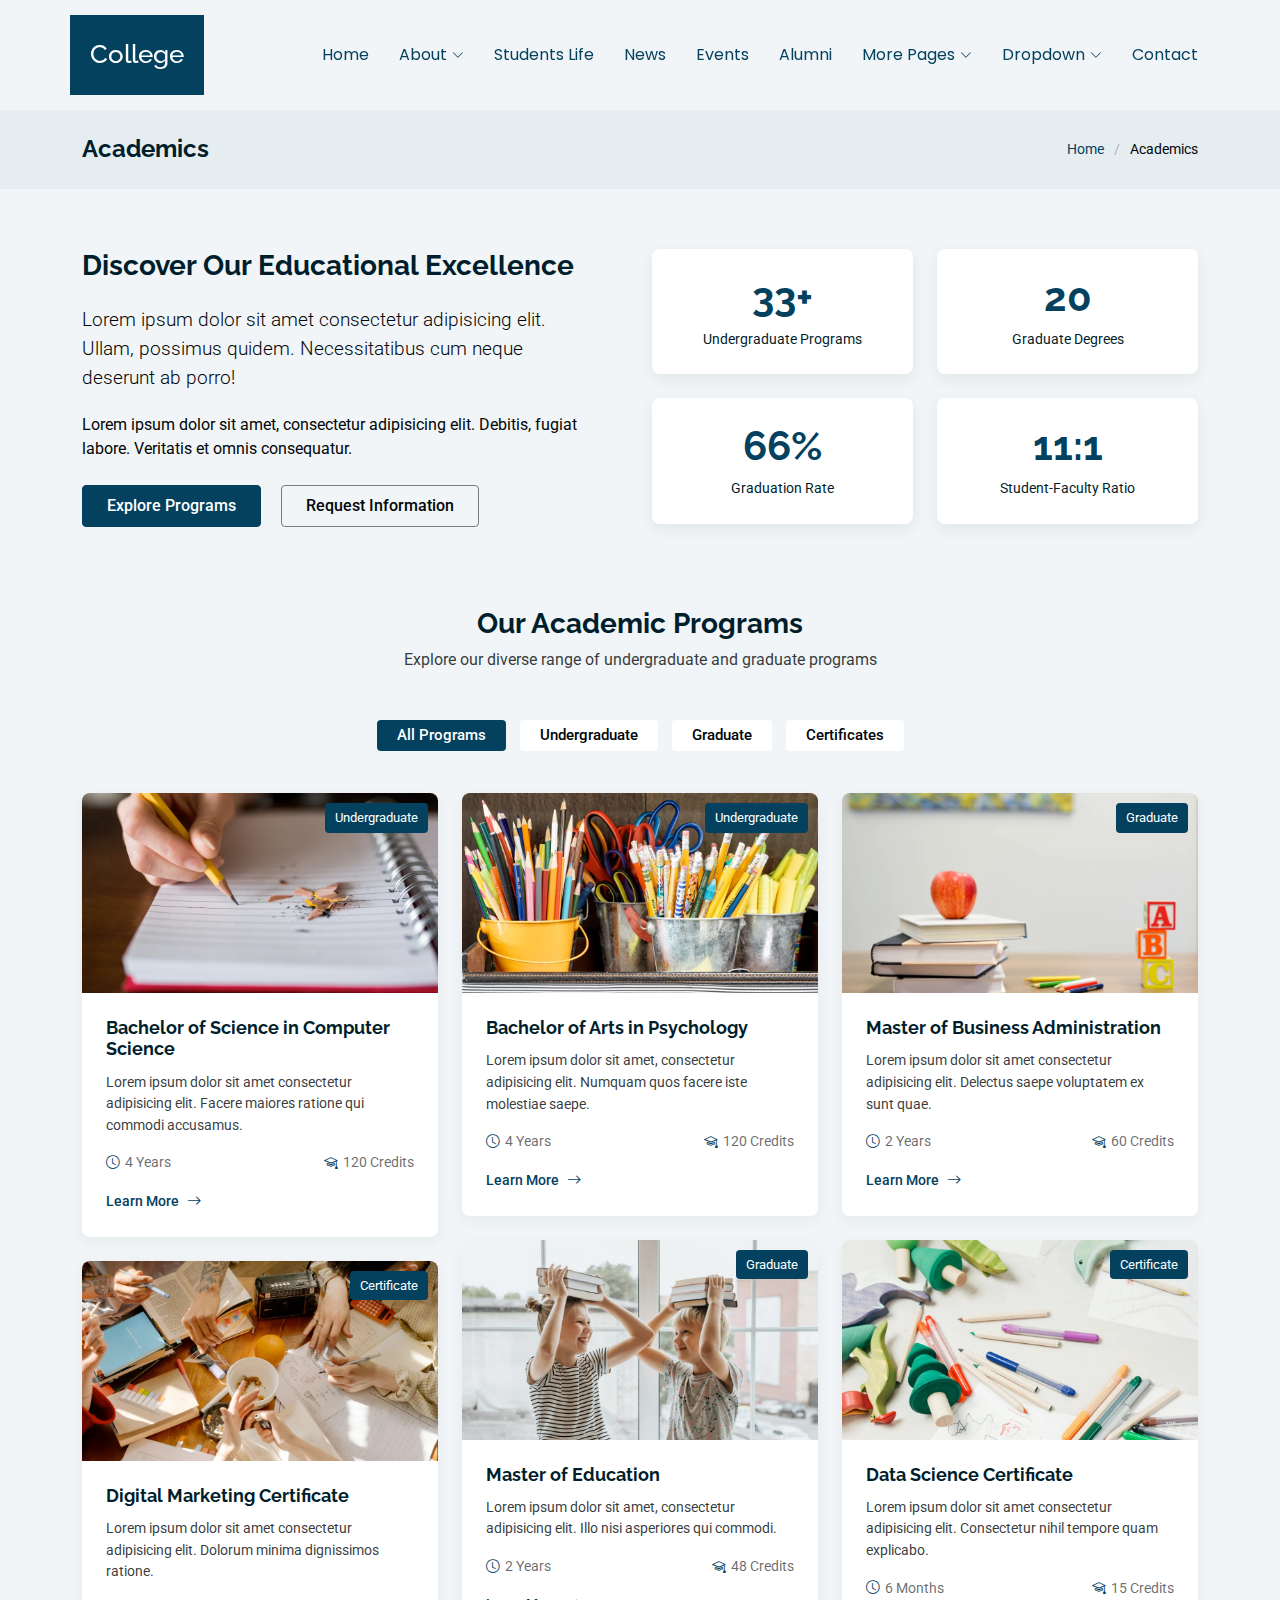
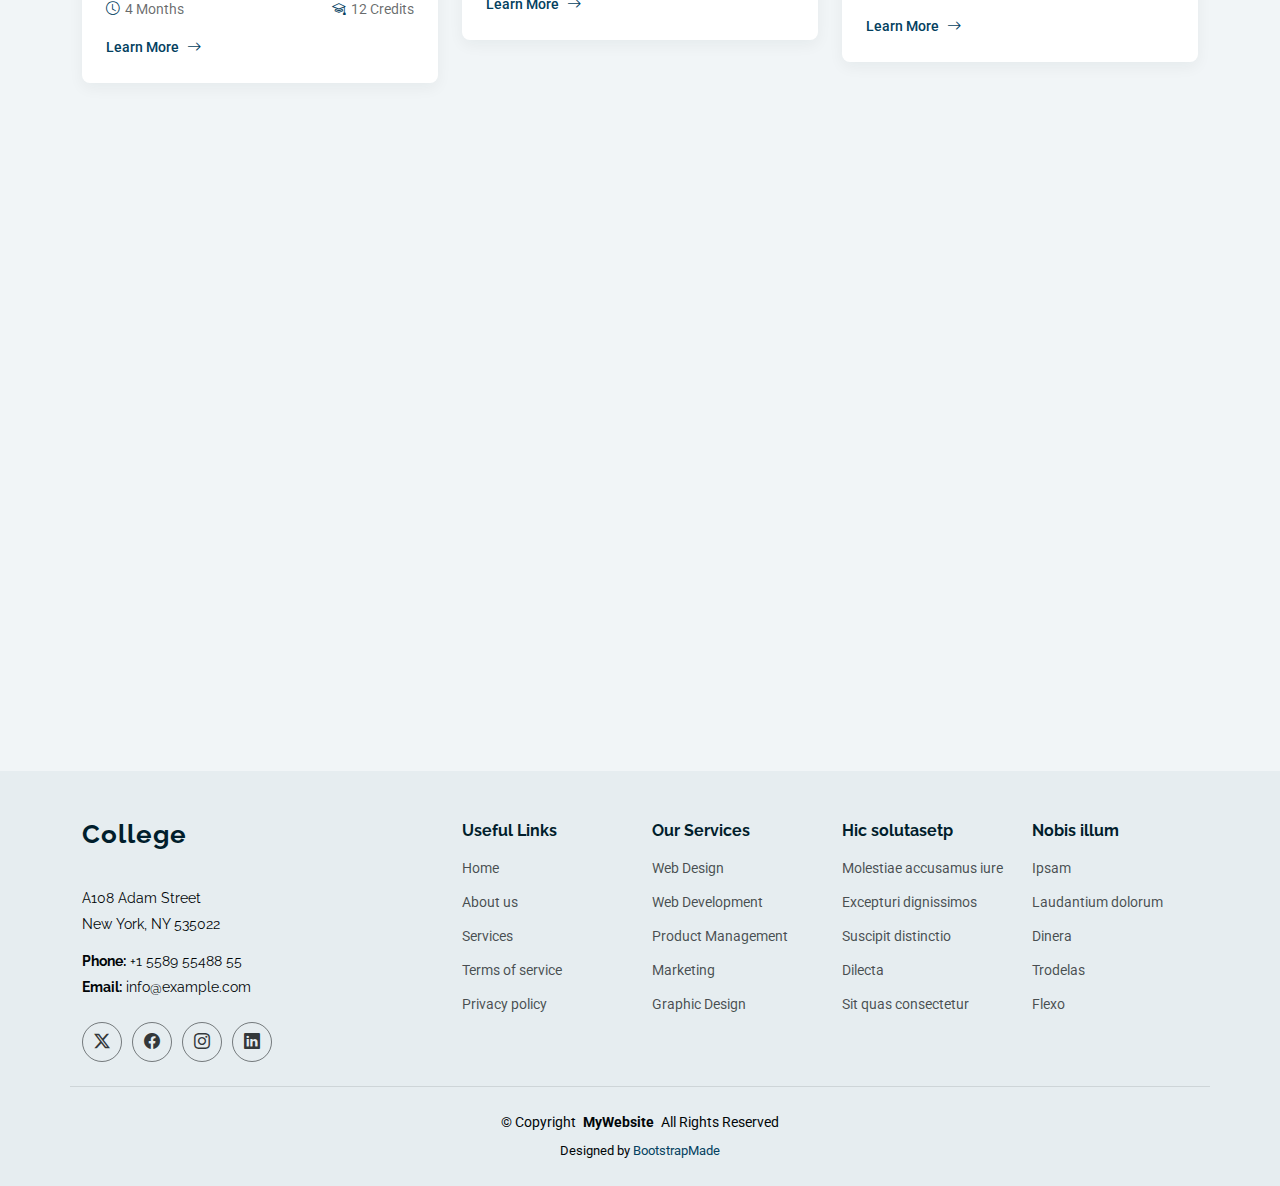
<file: public/academics.html>
<!DOCTYPE html>
<html lang="en">

<head>
  <meta charset="utf-8">
  <meta content="width=device-width, initial-scale=1.0" name="viewport">
  <title>Academics - College Bootstrap Template</title>
  <meta name="description" content="">
  <meta name="keywords" content="">

  <!-- Favicons -->
  <link href="assets/img/favicon.png" rel="icon">
  <link href="assets/img/apple-touch-icon.png" rel="apple-touch-icon">

  <!-- Fonts -->
  <link href="https://fonts.googleapis.com" rel="preconnect">
  <link href="https://fonts.gstatic.com" rel="preconnect" crossorigin>
  <link href="https://fonts.googleapis.com/css2?family=Roboto:ital,wght@0,100;0,300;0,400;0,500;0,700;0,900;1,100;1,300;1,400;1,500;1,700;1,900&family=Poppins:ital,wght@0,100;0,200;0,300;0,400;0,500;0,600;0,700;0,800;0,900;1,100;1,200;1,300;1,400;1,500;1,600;1,700;1,800;1,900&family=Raleway:ital,wght@0,100;0,200;0,300;0,400;0,500;0,600;0,700;0,800;0,900;1,100;1,200;1,300;1,400;1,500;1,600;1,700;1,800;1,900&display=swap" rel="stylesheet">

  <!-- Vendor CSS Files -->
  <link href="assets/vendor/bootstrap/css/bootstrap.min.css" rel="stylesheet">
  <link href="assets/vendor/bootstrap-icons/bootstrap-icons.css" rel="stylesheet">
  <link href="assets/vendor/aos/aos.css" rel="stylesheet">
  <link href="assets/vendor/swiper/swiper-bundle.min.css" rel="stylesheet">
  <link href="assets/vendor/glightbox/css/glightbox.min.css" rel="stylesheet">

  <!-- Main CSS File -->
  <link href="assets/css/main.css" rel="stylesheet">

  <!-- =======================================================
  * Template Name: College
  * Template URL: https://bootstrapmade.com/college-bootstrap-education-template/
  * Updated: Jun 19 2025 with Bootstrap v5.3.6
  * Author: BootstrapMade.com
  * License: https://bootstrapmade.com/license/
  ======================================================== -->
</head>

<body class="academics-page">

  <header id="header" class="header d-flex align-items-center sticky-top">
    <div class="header-container container-fluid container-xl position-relative d-flex align-items-center justify-content-end">

      <a href="index.html" class="logo d-flex align-items-center me-auto">
        <!-- Uncomment the line below if you also wish to use an image logo -->
        <!-- <img src="assets/img/logo.webp" alt=""> -->
        <h1 class="sitename">College</h1>
      </a>

      <nav id="navmenu" class="navmenu">
        <ul>
          <li><a href="index.html">Home</a></li>
          <li class="dropdown"><a href="about.html"><span>About</span> <i class="bi bi-chevron-down toggle-dropdown"></i></a>
            <ul>
              <li><a href="about.html">About Us</a></li>
              <li><a href="admissions.html">Admissions</a></li>
              <li><a href="academics.html" class="active">Academics</a></li>
              <li><a href="faculty-staff.html">Faculty &amp; Staff</a></li>
              <li><a href="campus-facilities.html">Campus &amp; Facilities</a></li>
            </ul>
          </li>

          <li><a href="students-life.html">Students Life</a></li>
          <li><a href="news.html">News</a></li>
          <li><a href="events.html">Events</a></li>
          <li><a href="alumni.html">Alumni</a></li>
          <li class="dropdown"><a href="#"><span>More Pages</span> <i class="bi bi-chevron-down toggle-dropdown"></i></a>
            <ul>
              <li><a href="news-details.html">News Details</a></li>
              <li><a href="event-details.html">Event Details</a></li>
              <li><a href="privacy.html">Privacy</a></li>
              <li><a href="terms-of-service.html">Terms of Service</a></li>
              <li><a href="404.html">Error 404</a></li>
              <li><a href="starter-page.html">Starter Page</a></li>
            </ul>
          </li>

          <li class="dropdown"><a href="#"><span>Dropdown</span> <i class="bi bi-chevron-down toggle-dropdown"></i></a>
            <ul>
              <li><a href="#">Dropdown 1</a></li>
              <li class="dropdown"><a href="#"><span>Deep Dropdown</span> <i class="bi bi-chevron-down toggle-dropdown"></i></a>
                <ul>
                  <li><a href="#">Deep Dropdown 1</a></li>
                  <li><a href="#">Deep Dropdown 2</a></li>
                  <li><a href="#">Deep Dropdown 3</a></li>
                  <li><a href="#">Deep Dropdown 4</a></li>
                  <li><a href="#">Deep Dropdown 5</a></li>
                </ul>
              </li>
              <li><a href="#">Dropdown 2</a></li>
              <li><a href="#">Dropdown 3</a></li>
              <li><a href="#">Dropdown 4</a></li>
            </ul>
          </li>
          <li><a href="contact.html">Contact</a></li>
        </ul>
        <i class="mobile-nav-toggle d-xl-none bi bi-list"></i>
      </nav>

    </div>
  </header>

  <main class="main">

    <!-- Page Title -->
    <div class="page-title light-background">
      <div class="container d-lg-flex justify-content-between align-items-center">
        <h1 class="mb-2 mb-lg-0">Academics</h1>
        <nav class="breadcrumbs">
          <ol>
            <li><a href="index.html">Home</a></li>
            <li class="current">Academics</li>
          </ol>
        </nav>
      </div>
    </div><!-- End Page Title -->

    <!-- Academics Section -->
    <section id="academics" class="academics section">

      <div class="container" data-aos="fade-up" data-aos-delay="100">

        <div class="row mb-5">
          <div class="col-lg-6" data-aos="fade-right" data-aos-delay="200">
            <div class="section-intro pe-lg-5">
              <h3 class="section-heading">Discover Our Educational Excellence</h3>
              <p class="lead">Lorem ipsum dolor sit amet consectetur adipisicing elit. Ullam, possimus quidem. Necessitatibus cum neque deserunt ab porro!</p>
              <p>Lorem ipsum dolor sit amet, consectetur adipisicing elit. Debitis, fugiat labore. Veritatis et omnis consequatur.</p>
              <div class="cta-buttons mt-4">
                <a href="#" class="btn btn-primary me-3">Explore Programs</a>
                <a href="#" class="btn btn-outline">Request Information</a>
              </div>
            </div>
          </div>
          <div class="col-lg-6" data-aos="fade-left" data-aos-delay="300">
            <div class="row key-metrics g-4">
              <div class="col-6">
                <div class="metric-card">
                  <h2><span data-purecounter-start="0" data-purecounter-end="45" data-purecounter-duration="1" class="purecounter"></span>+</h2>
                  <p>Undergraduate Programs</p>
                </div>
              </div>
              <div class="col-6">
                <div class="metric-card">
                  <h2><span data-purecounter-start="0" data-purecounter-end="28" data-purecounter-duration="1" class="purecounter"></span></h2>
                  <p>Graduate Degrees</p>
                </div>
              </div>
              <div class="col-6">
                <div class="metric-card">
                  <h2><span data-purecounter-start="0" data-purecounter-end="92" data-purecounter-duration="1" class="purecounter"></span>%</h2>
                  <p>Graduation Rate</p>
                </div>
              </div>
              <div class="col-6">
                <div class="metric-card">
                  <h2><span data-purecounter-start="0" data-purecounter-end="15" data-purecounter-duration="1" class="purecounter"></span>:1</h2>
                  <p>Student-Faculty Ratio</p>
                </div>
              </div>
            </div>
          </div>
        </div>

        <div class="programs-section mb-5">
          <div class="section-header text-center mb-5" data-aos="fade-up" data-aos-delay="200">
            <h3>Our Academic Programs</h3>
            <p>Explore our diverse range of undergraduate and graduate programs</p>
          </div>

          <div class="isotope-layout" data-default-filter="*" data-layout="masonry" data-sort="original-order">
            <ul class="programs-filters isotope-filters" data-aos="fade-up" data-aos-delay="100">
              <li data-filter="*" class="filter-active">All Programs</li>
              <li data-filter=".filter-undergraduate">Undergraduate</li>
              <li data-filter=".filter-graduate">Graduate</li>
              <li data-filter=".filter-certificate">Certificates</li>
            </ul>

            <div class="row gy-4 isotope-container" data-aos="fade-up" data-aos-delay="200">
              <div class="col-lg-4 col-md-6 program-item isotope-item filter-undergraduate">
                <div class="program-card">
                  <div class="program-img">
                    <img src="assets/img/education/education-1.webp" alt="Bachelor of Science in Computer Science" class="img-fluid">
                    <div class="program-tag">Undergraduate</div>
                  </div>
                  <div class="program-content">
                    <h4>Bachelor of Science in Computer Science</h4>
                    <p>Lorem ipsum dolor sit amet consectetur adipisicing elit. Facere maiores ratione qui commodi accusamus.</p>
                    <div class="program-meta">
                      <div class="meta-item">
                        <i class="bi bi-clock"></i>
                        <span>4 Years</span>
                      </div>
                      <div class="meta-item">
                        <i class="bi bi-mortarboard"></i>
                        <span>120 Credits</span>
                      </div>
                    </div>
                    <a href="#" class="program-link">Learn More <i class="bi bi-arrow-right"></i></a>
                  </div>
                </div>
              </div>

              <div class="col-lg-4 col-md-6 program-item isotope-item filter-undergraduate">
                <div class="program-card">
                  <div class="program-img">
                    <img src="assets/img/education/education-3.webp" alt="Bachelor of Arts in Psychology" class="img-fluid">
                    <div class="program-tag">Undergraduate</div>
                  </div>
                  <div class="program-content">
                    <h4>Bachelor of Arts in Psychology</h4>
                    <p>Lorem ipsum dolor sit amet, consectetur adipisicing elit. Numquam quos facere iste molestiae saepe.</p>
                    <div class="program-meta">
                      <div class="meta-item">
                        <i class="bi bi-clock"></i>
                        <span>4 Years</span>
                      </div>
                      <div class="meta-item">
                        <i class="bi bi-mortarboard"></i>
                        <span>120 Credits</span>
                      </div>
                    </div>
                    <a href="#" class="program-link">Learn More <i class="bi bi-arrow-right"></i></a>
                  </div>
                </div>
              </div>

              <div class="col-lg-4 col-md-6 program-item isotope-item filter-graduate">
                <div class="program-card">
                  <div class="program-img">
                    <img src="assets/img/education/education-5.webp" alt="Master of Business Administration" class="img-fluid">
                    <div class="program-tag">Graduate</div>
                  </div>
                  <div class="program-content">
                    <h4>Master of Business Administration</h4>
                    <p>Lorem ipsum dolor sit amet consectetur adipisicing elit. Delectus saepe voluptatem ex sunt quae.</p>
                    <div class="program-meta">
                      <div class="meta-item">
                        <i class="bi bi-clock"></i>
                        <span>2 Years</span>
                      </div>
                      <div class="meta-item">
                        <i class="bi bi-mortarboard"></i>
                        <span>60 Credits</span>
                      </div>
                    </div>
                    <a href="#" class="program-link">Learn More <i class="bi bi-arrow-right"></i></a>
                  </div>
                </div>
              </div>

              <div class="col-lg-4 col-md-6 program-item isotope-item filter-graduate">
                <div class="program-card">
                  <div class="program-img">
                    <img src="assets/img/education/education-7.webp" alt="Master of Education" class="img-fluid">
                    <div class="program-tag">Graduate</div>
                  </div>
                  <div class="program-content">
                    <h4>Master of Education</h4>
                    <p>Lorem ipsum dolor sit amet, consectetur adipisicing elit. Illo nisi asperiores qui commodi.</p>
                    <div class="program-meta">
                      <div class="meta-item">
                        <i class="bi bi-clock"></i>
                        <span>2 Years</span>
                      </div>
                      <div class="meta-item">
                        <i class="bi bi-mortarboard"></i>
                        <span>48 Credits</span>
                      </div>
                    </div>
                    <a href="#" class="program-link">Learn More <i class="bi bi-arrow-right"></i></a>
                  </div>
                </div>
              </div>

              <div class="col-lg-4 col-md-6 program-item isotope-item filter-certificate">
                <div class="program-card">
                  <div class="program-img">
                    <img src="assets/img/education/education-9.webp" alt="Data Science Certificate" class="img-fluid">
                    <div class="program-tag">Certificate</div>
                  </div>
                  <div class="program-content">
                    <h4>Data Science Certificate</h4>
                    <p>Lorem ipsum dolor sit amet consectetur adipisicing elit. Consectetur nihil tempore quam explicabo.</p>
                    <div class="program-meta">
                      <div class="meta-item">
                        <i class="bi bi-clock"></i>
                        <span>6 Months</span>
                      </div>
                      <div class="meta-item">
                        <i class="bi bi-mortarboard"></i>
                        <span>15 Credits</span>
                      </div>
                    </div>
                    <a href="#" class="program-link">Learn More <i class="bi bi-arrow-right"></i></a>
                  </div>
                </div>
              </div>

              <div class="col-lg-4 col-md-6 program-item isotope-item filter-certificate">
                <div class="program-card">
                  <div class="program-img">
                    <img src="assets/img/education/education-10.webp" alt="Digital Marketing Certificate" class="img-fluid">
                    <div class="program-tag">Certificate</div>
                  </div>
                  <div class="program-content">
                    <h4>Digital Marketing Certificate</h4>
                    <p>Lorem ipsum dolor sit amet consectetur adipisicing elit. Dolorum minima dignissimos ratione.</p>
                    <div class="program-meta">
                      <div class="meta-item">
                        <i class="bi bi-clock"></i>
                        <span>4 Months</span>
                      </div>
                      <div class="meta-item">
                        <i class="bi bi-mortarboard"></i>
                        <span>12 Credits</span>
                      </div>
                    </div>
                    <a href="#" class="program-link">Learn More <i class="bi bi-arrow-right"></i></a>
                  </div>
                </div>
              </div>
            </div>
          </div>
        </div>

        <div class="faculty-section">
          <div class="section-header text-center mb-5" data-aos="fade-up" data-aos-delay="200">
            <h3>Meet Our Faculty</h3>
            <p>Learn from experienced educators and industry leaders</p>
          </div>

          <div class="row g-4">
            <div class="col-lg-3 col-md-6" data-aos="fade-up" data-aos-delay="100">
              <div class="faculty-card">
                <div class="faculty-img">
                  <img src="assets/img/person/person-m-3.webp" alt="Dr. Michael Reynolds" class="img-fluid">
                </div>
                <div class="faculty-content">
                  <h4>Dr. Michael Reynolds</h4>
                  <p class="faculty-position">Computer Science</p>
                  <div class="faculty-social">
                    <a href="#"><i class="bi bi-linkedin"></i></a>
                    <a href="#"><i class="bi bi-twitter"></i></a>
                    <a href="#"><i class="bi bi-envelope"></i></a>
                  </div>
                </div>
              </div>
            </div>

            <div class="col-lg-3 col-md-6" data-aos="fade-up" data-aos-delay="200">
              <div class="faculty-card">
                <div class="faculty-img">
                  <img src="assets/img/person/person-f-5.webp" alt="Dr. Sarah Johnson" class="img-fluid">
                </div>
                <div class="faculty-content">
                  <h4>Dr. Sarah Johnson</h4>
                  <p class="faculty-position">Psychology</p>
                  <div class="faculty-social">
                    <a href="#"><i class="bi bi-linkedin"></i></a>
                    <a href="#"><i class="bi bi-twitter"></i></a>
                    <a href="#"><i class="bi bi-envelope"></i></a>
                  </div>
                </div>
              </div>
            </div>

            <div class="col-lg-3 col-md-6" data-aos="fade-up" data-aos-delay="300">
              <div class="faculty-card">
                <div class="faculty-img">
                  <img src="assets/img/person/person-m-7.webp" alt="Dr. Robert Chen" class="img-fluid">
                </div>
                <div class="faculty-content">
                  <h4>Dr. Robert Chen</h4>
                  <p class="faculty-position">Business Administration</p>
                  <div class="faculty-social">
                    <a href="#"><i class="bi bi-linkedin"></i></a>
                    <a href="#"><i class="bi bi-twitter"></i></a>
                    <a href="#"><i class="bi bi-envelope"></i></a>
                  </div>
                </div>
              </div>
            </div>

            <div class="col-lg-3 col-md-6" data-aos="fade-up" data-aos-delay="400">
              <div class="faculty-card">
                <div class="faculty-img">
                  <img src="assets/img/person/person-f-9.webp" alt="Dr. Emily Davis" class="img-fluid">
                </div>
                <div class="faculty-content">
                  <h4>Dr. Emily Davis</h4>
                  <p class="faculty-position">Education</p>
                  <div class="faculty-social">
                    <a href="#"><i class="bi bi-linkedin"></i></a>
                    <a href="#"><i class="bi bi-twitter"></i></a>
                    <a href="#"><i class="bi bi-envelope"></i></a>
                  </div>
                </div>
              </div>
            </div>
          </div>
        </div>

      </div>

    </section><!-- /Academics Section -->

  </main>

  <footer id="footer" class="footer position-relative light-background">

    <div class="container footer-top">
      <div class="row gy-4">
        <div class="col-lg-4 col-md-6 footer-about">
          <a href="index.html" class="logo d-flex align-items-center">
            <span class="sitename">College</span>
          </a>
          <div class="footer-contact pt-3">
            <p>A108 Adam Street</p>
            <p>New York, NY 535022</p>
            <p class="mt-3"><strong>Phone:</strong> <span>+1 5589 55488 55</span></p>
            <p><strong>Email:</strong> <span>info@example.com</span></p>
          </div>
          <div class="social-links d-flex mt-4">
            <a href=""><i class="bi bi-twitter-x"></i></a>
            <a href=""><i class="bi bi-facebook"></i></a>
            <a href=""><i class="bi bi-instagram"></i></a>
            <a href=""><i class="bi bi-linkedin"></i></a>
          </div>
        </div>

        <div class="col-lg-2 col-md-3 footer-links">
          <h4>Useful Links</h4>
          <ul>
            <li><a href="#">Home</a></li>
            <li><a href="#">About us</a></li>
            <li><a href="#">Services</a></li>
            <li><a href="#">Terms of service</a></li>
            <li><a href="#">Privacy policy</a></li>
          </ul>
        </div>

        <div class="col-lg-2 col-md-3 footer-links">
          <h4>Our Services</h4>
          <ul>
            <li><a href="#">Web Design</a></li>
            <li><a href="#">Web Development</a></li>
            <li><a href="#">Product Management</a></li>
            <li><a href="#">Marketing</a></li>
            <li><a href="#">Graphic Design</a></li>
          </ul>
        </div>

        <div class="col-lg-2 col-md-3 footer-links">
          <h4>Hic solutasetp</h4>
          <ul>
            <li><a href="#">Molestiae accusamus iure</a></li>
            <li><a href="#">Excepturi dignissimos</a></li>
            <li><a href="#">Suscipit distinctio</a></li>
            <li><a href="#">Dilecta</a></li>
            <li><a href="#">Sit quas consectetur</a></li>
          </ul>
        </div>

        <div class="col-lg-2 col-md-3 footer-links">
          <h4>Nobis illum</h4>
          <ul>
            <li><a href="#">Ipsam</a></li>
            <li><a href="#">Laudantium dolorum</a></li>
            <li><a href="#">Dinera</a></li>
            <li><a href="#">Trodelas</a></li>
            <li><a href="#">Flexo</a></li>
          </ul>
        </div>

      </div>
    </div>

    <div class="container copyright text-center mt-4">
      <p>© <span>Copyright</span> <strong class="px-1 sitename">MyWebsite</strong> <span>All Rights Reserved</span></p>
      <div class="credits">
        <!-- All the links in the footer should remain intact. -->
        <!-- You can delete the links only if you've purchased the pro version. -->
        <!-- Licensing information: https://bootstrapmade.com/license/ -->
        <!-- Purchase the pro version with working PHP/AJAX contact form: [buy-url] -->
        Designed by <a href="https://bootstrapmade.com/">BootstrapMade</a>
      </div>
    </div>

  </footer>

  <!-- Scroll Top -->
  <a href="#" id="scroll-top" class="scroll-top d-flex align-items-center justify-content-center"><i class="bi bi-arrow-up-short"></i></a>

  <!-- Preloader -->
  <div id="preloader"></div>

  <!-- Vendor JS Files -->
  <script src="assets/vendor/bootstrap/js/bootstrap.bundle.min.js"></script>
  <script src="assets/vendor/php-email-form/validate.js"></script>
  <script src="assets/vendor/aos/aos.js"></script>
  <script src="assets/vendor/swiper/swiper-bundle.min.js"></script>
  <script src="assets/vendor/purecounter/purecounter_vanilla.js"></script>
  <script src="assets/vendor/imagesloaded/imagesloaded.pkgd.min.js"></script>
  <script src="assets/vendor/isotope-layout/isotope.pkgd.min.js"></script>
  <script src="assets/vendor/glightbox/js/glightbox.min.js"></script>

  <!-- Main JS File -->
  <script src="assets/js/main.js"></script>

</body>

</html>
</file>
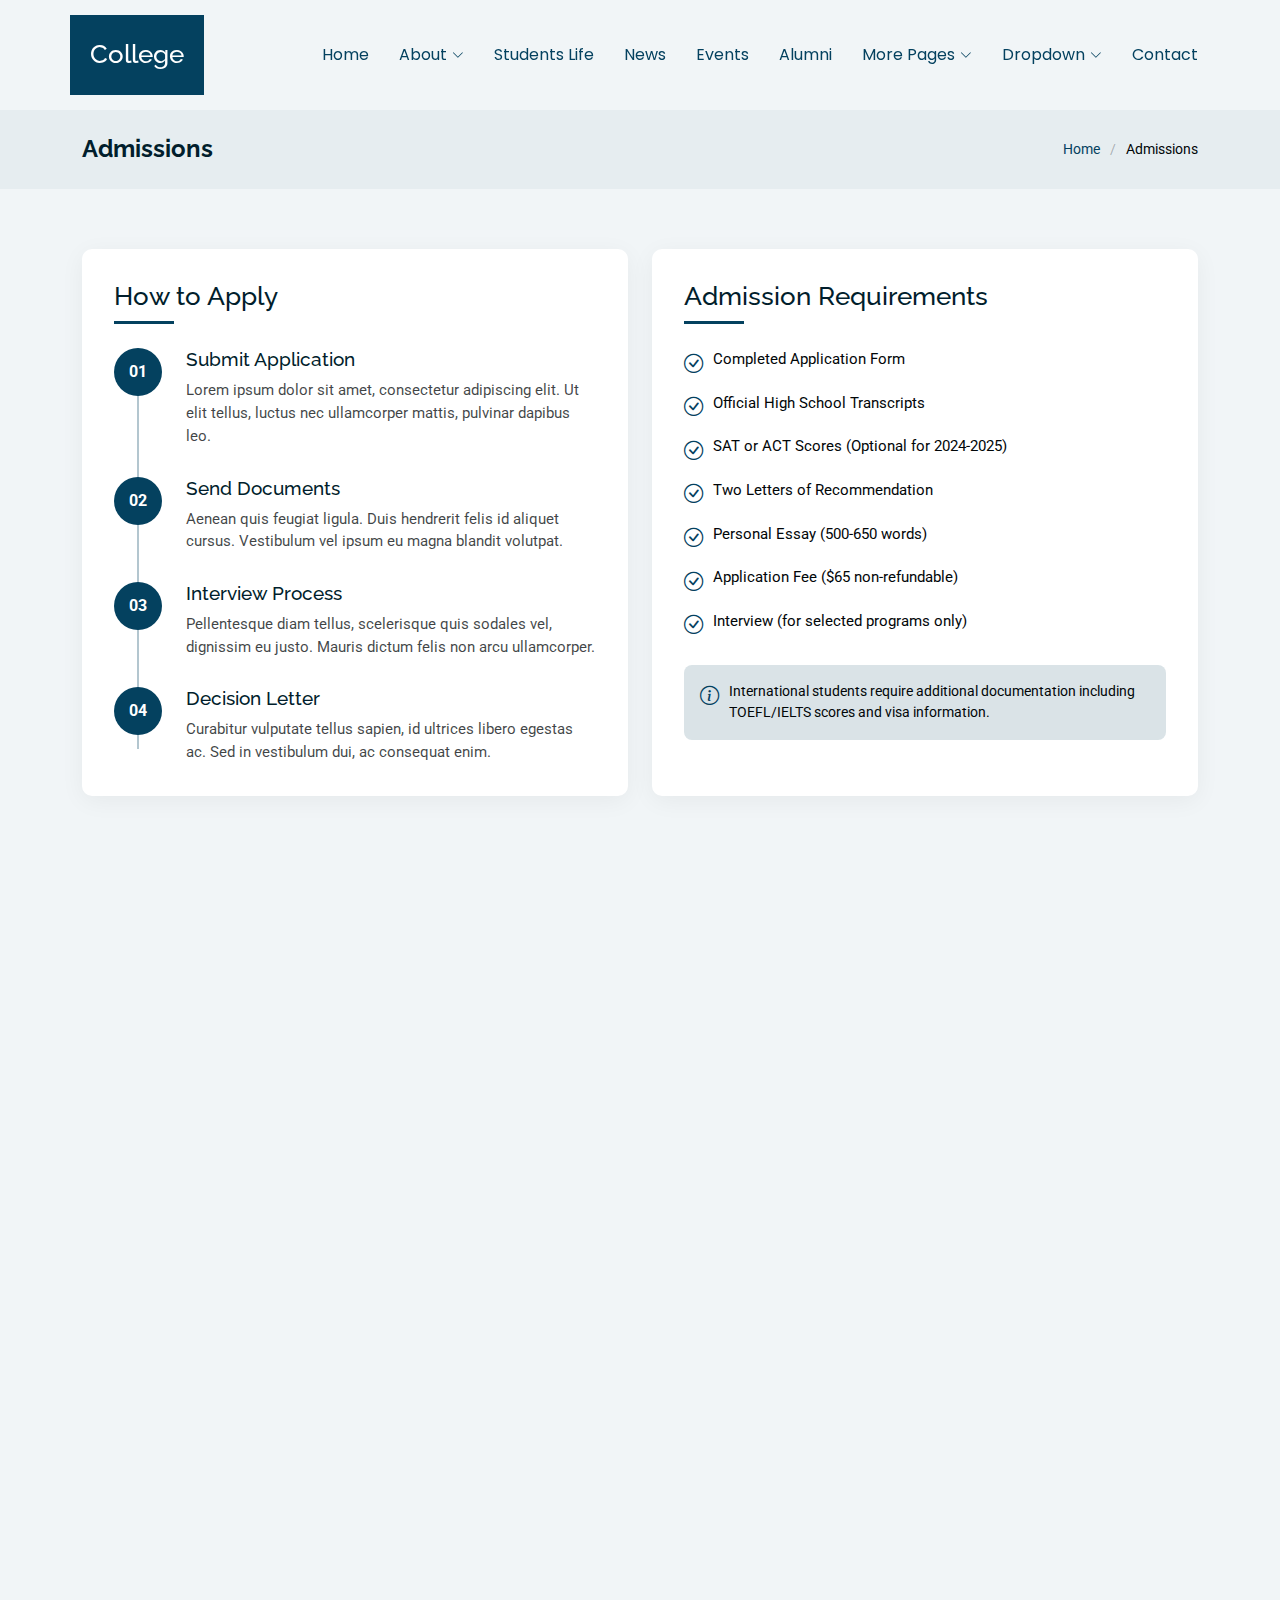
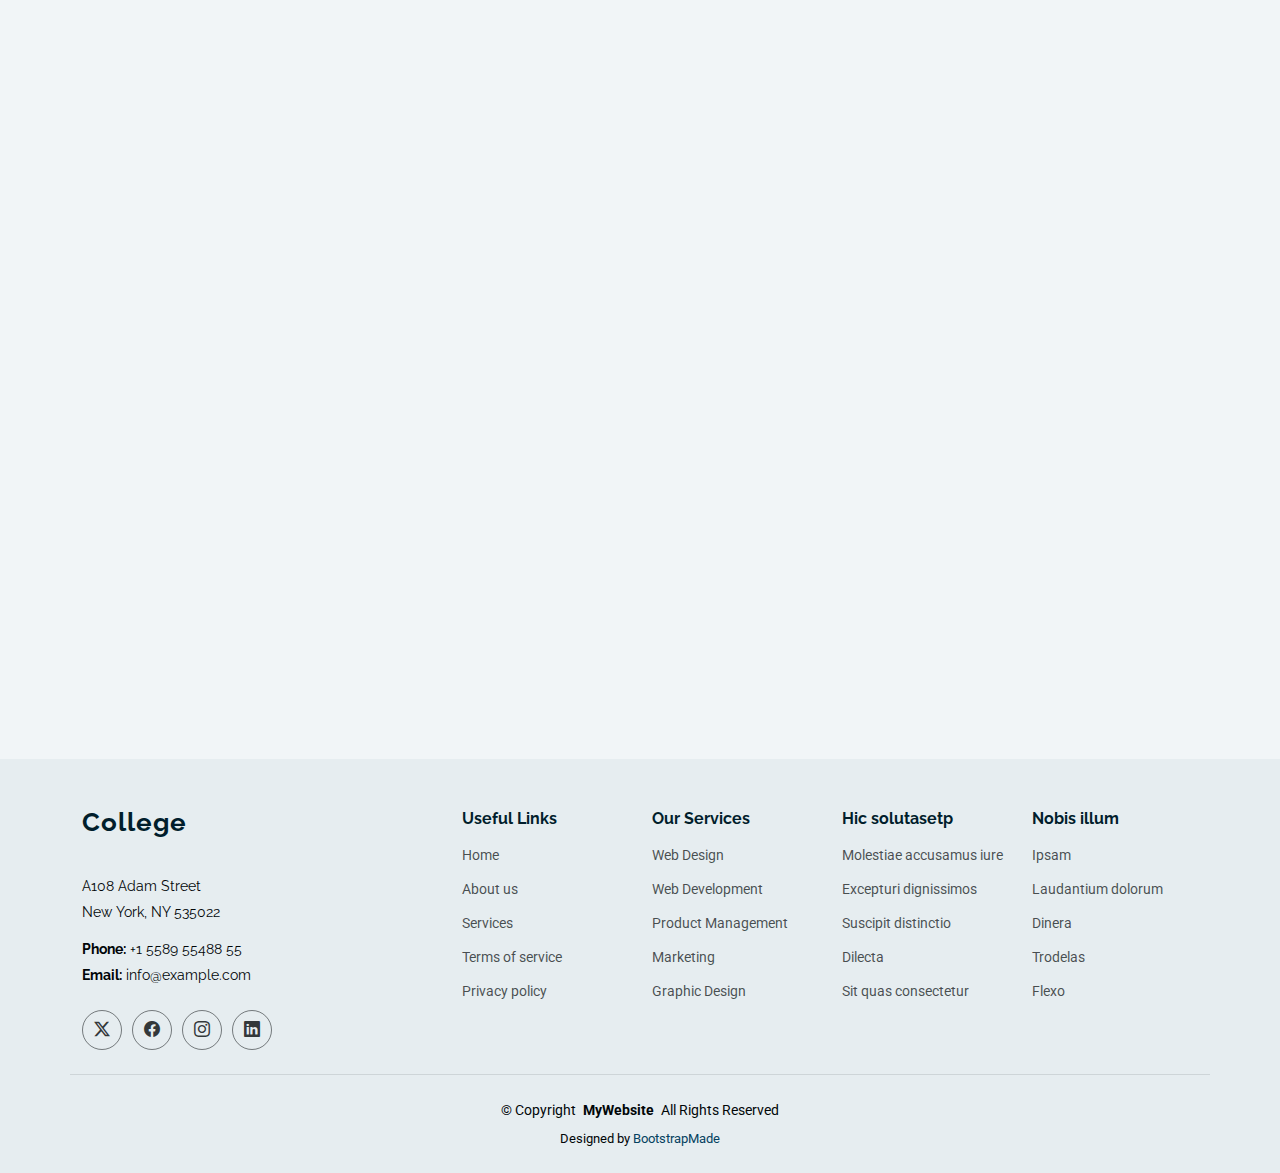
<file: public/admissions.html>
<!DOCTYPE html>
<html lang="en">

<head>
  <meta charset="utf-8">
  <meta content="width=device-width, initial-scale=1.0" name="viewport">
  <title>Admissions - College Bootstrap Template</title>
  <meta name="description" content="">
  <meta name="keywords" content="">

  <!-- Favicons -->
  <link href="assets/img/favicon.png" rel="icon">
  <link href="assets/img/apple-touch-icon.png" rel="apple-touch-icon">

  <!-- Fonts -->
  <link href="https://fonts.googleapis.com" rel="preconnect">
  <link href="https://fonts.gstatic.com" rel="preconnect" crossorigin>
  <link href="https://fonts.googleapis.com/css2?family=Roboto:ital,wght@0,100;0,300;0,400;0,500;0,700;0,900;1,100;1,300;1,400;1,500;1,700;1,900&family=Poppins:ital,wght@0,100;0,200;0,300;0,400;0,500;0,600;0,700;0,800;0,900;1,100;1,200;1,300;1,400;1,500;1,600;1,700;1,800;1,900&family=Raleway:ital,wght@0,100;0,200;0,300;0,400;0,500;0,600;0,700;0,800;0,900;1,100;1,200;1,300;1,400;1,500;1,600;1,700;1,800;1,900&display=swap" rel="stylesheet">

  <!-- Vendor CSS Files -->
  <link href="assets/vendor/bootstrap/css/bootstrap.min.css" rel="stylesheet">
  <link href="assets/vendor/bootstrap-icons/bootstrap-icons.css" rel="stylesheet">
  <link href="assets/vendor/aos/aos.css" rel="stylesheet">
  <link href="assets/vendor/swiper/swiper-bundle.min.css" rel="stylesheet">
  <link href="assets/vendor/glightbox/css/glightbox.min.css" rel="stylesheet">

  <!-- Main CSS File -->
  <link href="assets/css/main.css" rel="stylesheet">

  <!-- =======================================================
  * Template Name: College
  * Template URL: https://bootstrapmade.com/college-bootstrap-education-template/
  * Updated: Jun 19 2025 with Bootstrap v5.3.6
  * Author: BootstrapMade.com
  * License: https://bootstrapmade.com/license/
  ======================================================== -->
</head>

<body class="admissions-page">

  <header id="header" class="header d-flex align-items-center sticky-top">
    <div class="header-container container-fluid container-xl position-relative d-flex align-items-center justify-content-end">

      <a href="index.html" class="logo d-flex align-items-center me-auto">
        <!-- Uncomment the line below if you also wish to use an image logo -->
        <!-- <img src="assets/img/logo.webp" alt=""> -->
        <h1 class="sitename">College</h1>
      </a>

      <nav id="navmenu" class="navmenu">
        <ul>
          <li><a href="index.html">Home</a></li>
          <li class="dropdown"><a href="about.html"><span>About</span> <i class="bi bi-chevron-down toggle-dropdown"></i></a>
            <ul>
              <li><a href="about.html">About Us</a></li>
              <li><a href="admissions.html" class="active">Admissions</a></li>
              <li><a href="academics.html">Academics</a></li>
              <li><a href="faculty-staff.html">Faculty &amp; Staff</a></li>
              <li><a href="campus-facilities.html">Campus &amp; Facilities</a></li>
            </ul>
          </li>

          <li><a href="students-life.html">Students Life</a></li>
          <li><a href="news.html">News</a></li>
          <li><a href="events.html">Events</a></li>
          <li><a href="alumni.html">Alumni</a></li>
          <li class="dropdown"><a href="#"><span>More Pages</span> <i class="bi bi-chevron-down toggle-dropdown"></i></a>
            <ul>
              <li><a href="news-details.html">News Details</a></li>
              <li><a href="event-details.html">Event Details</a></li>
              <li><a href="privacy.html">Privacy</a></li>
              <li><a href="terms-of-service.html">Terms of Service</a></li>
              <li><a href="404.html">Error 404</a></li>
              <li><a href="starter-page.html">Starter Page</a></li>
            </ul>
          </li>

          <li class="dropdown"><a href="#"><span>Dropdown</span> <i class="bi bi-chevron-down toggle-dropdown"></i></a>
            <ul>
              <li><a href="#">Dropdown 1</a></li>
              <li class="dropdown"><a href="#"><span>Deep Dropdown</span> <i class="bi bi-chevron-down toggle-dropdown"></i></a>
                <ul>
                  <li><a href="#">Deep Dropdown 1</a></li>
                  <li><a href="#">Deep Dropdown 2</a></li>
                  <li><a href="#">Deep Dropdown 3</a></li>
                  <li><a href="#">Deep Dropdown 4</a></li>
                  <li><a href="#">Deep Dropdown 5</a></li>
                </ul>
              </li>
              <li><a href="#">Dropdown 2</a></li>
              <li><a href="#">Dropdown 3</a></li>
              <li><a href="#">Dropdown 4</a></li>
            </ul>
          </li>
          <li><a href="contact.html">Contact</a></li>
        </ul>
        <i class="mobile-nav-toggle d-xl-none bi bi-list"></i>
      </nav>

    </div>
  </header>

  <main class="main">

    <!-- Page Title -->
    <div class="page-title light-background">
      <div class="container d-lg-flex justify-content-between align-items-center">
        <h1 class="mb-2 mb-lg-0">Admissions</h1>
        <nav class="breadcrumbs">
          <ol>
            <li><a href="index.html">Home</a></li>
            <li class="current">Admissions</li>
          </ol>
        </nav>
      </div>
    </div><!-- End Page Title -->

    <!-- Admissions Section -->
    <section id="admissions" class="admissions section">

      <div class="container" data-aos="fade-up" data-aos-delay="100">

        <div class="row gy-4">
          <div class="col-lg-6" data-aos="fade-up" data-aos-delay="200">
            <div class="application-steps">
              <h3 class="section-subtitle">How to Apply</h3>
              <div class="steps-wrapper">
                <div class="step-item">
                  <div class="step-number">01</div>
                  <div class="step-content">
                    <h4>Submit Application</h4>
                    <p>Lorem ipsum dolor sit amet, consectetur adipiscing elit. Ut elit tellus, luctus nec ullamcorper mattis, pulvinar dapibus leo.</p>
                  </div>
                </div>
                <div class="step-item">
                  <div class="step-number">02</div>
                  <div class="step-content">
                    <h4>Send Documents</h4>
                    <p>Aenean quis feugiat ligula. Duis hendrerit felis id aliquet cursus. Vestibulum vel ipsum eu magna blandit volutpat.</p>
                  </div>
                </div>
                <div class="step-item">
                  <div class="step-number">03</div>
                  <div class="step-content">
                    <h4>Interview Process</h4>
                    <p>Pellentesque diam tellus, scelerisque quis sodales vel, dignissim eu justo. Mauris dictum felis non arcu ullamcorper.</p>
                  </div>
                </div>
                <div class="step-item">
                  <div class="step-number">04</div>
                  <div class="step-content">
                    <h4>Decision Letter</h4>
                    <p>Curabitur vulputate tellus sapien, id ultrices libero egestas ac. Sed in vestibulum dui, ac consequat enim.</p>
                  </div>
                </div>
              </div>
            </div>
          </div>

          <div class="col-lg-6" data-aos="fade-up" data-aos-delay="300">
            <div class="requirements-card">
              <h3 class="section-subtitle">Admission Requirements</h3>
              <ul class="requirements-list">
                <li>
                  <i class="bi bi-check-circle"></i>
                  <span>Completed Application Form</span>
                </li>
                <li>
                  <i class="bi bi-check-circle"></i>
                  <span>Official High School Transcripts</span>
                </li>
                <li>
                  <i class="bi bi-check-circle"></i>
                  <span>SAT or ACT Scores (Optional for 2024-2025)</span>
                </li>
                <li>
                  <i class="bi bi-check-circle"></i>
                  <span>Two Letters of Recommendation</span>
                </li>
                <li>
                  <i class="bi bi-check-circle"></i>
                  <span>Personal Essay (500-650 words)</span>
                </li>
                <li>
                  <i class="bi bi-check-circle"></i>
                  <span>Application Fee ($65 non-refundable)</span>
                </li>
                <li>
                  <i class="bi bi-check-circle"></i>
                  <span>Interview (for selected programs only)</span>
                </li>
              </ul>
              <div class="special-note">
                <i class="bi bi-info-circle"></i>
                <p>International students require additional documentation including TOEFL/IELTS scores and visa information.</p>
              </div>
            </div>
          </div>
        </div>

        <div class="row mt-5 gy-4">
          <div class="col-lg-6" data-aos="fade-up" data-aos-delay="200">
            <div class="tuition-card">
              <h3 class="section-subtitle">Tuition &amp; Fees</h3>
              <div class="tuition-table">
                <table class="table">
                  <thead>
                    <tr>
                      <th>Program</th>
                      <th>Tuition (per year)</th>
                      <th>Fees</th>
                    </tr>
                  </thead>
                  <tbody>
                    <tr>
                      <td>Undergraduate</td>
                      <td>$32,500</td>
                      <td>$2,800</td>
                    </tr>
                    <tr>
                      <td>Graduate</td>
                      <td>$38,700</td>
                      <td>$3,200</td>
                    </tr>
                    <tr>
                      <td>International</td>
                      <td>$42,300</td>
                      <td>$4,500</td>
                    </tr>
                    <tr>
                      <td>Online Programs</td>
                      <td>$26,400</td>
                      <td>$1,800</td>
                    </tr>
                  </tbody>
                </table>
              </div>
              <div class="financial-aid">
                <h4>Financial Aid Available</h4>
                <p>Over 75% of our students receive some form of financial assistance. Merit scholarships range from $5,000 to full tuition.</p>
                <a href="#" class="btn btn-aid">Explore Financial Aid Options</a>
              </div>
            </div>
          </div>

          <div class="col-lg-6" data-aos="fade-up" data-aos-delay="300">
            <div class="contact-form-card">
              <h3 class="section-subtitle">Request Information</h3>
              <form action="forms/contact.php" class="php-email-form">
                <div class="row g-3">
                  <div class="col-12">
                    <input type="text" name="name" class="form-control" placeholder="Name*" required="">
                  </div>
                  <div class="col-md-6">
                    <input type="email" name="email" class="form-control" placeholder="Email Address*" required="">
                  </div>
                  <div class="col-md-6">
                    <input type="tel" name="phone" class="form-control" placeholder="Phone Number">
                  </div>
                  <div class="col-12">
                    <select name="subject" class="form-select" required="">
                      <option selected="" disabled="">Program of Interest*</option>
                      <option>Undergraduate</option>
                      <option>Graduate</option>
                      <option>Doctoral</option>
                      <option>Certificate</option>
                      <option>Non-Degree</option>
                    </select>
                  </div>
                  <div class="col-12">
                    <textarea name="message" class="form-control" rows="7" placeholder="Questions or Comments"></textarea>
                  </div>
                  <div class="col-12">
                    <div class="loading">Loading</div>
                    <div class="error-message"></div>
                    <div class="sent-message">Your message has been sent. Thank you!</div>
                    <button type="submit" class="btn btn-request">Request Information</button>
                  </div>
                </div>
              </form>
            </div>
          </div>
        </div>

        <div class="row mt-5">
          <div class="col-12" data-aos="fade-up" data-aos-delay="100">
            <div class="deadlines-card">
              <h3 class="section-subtitle">Important Deadlines</h3>
              <div class="deadlines-grid">
                <div class="deadline-item" data-aos="zoom-in" data-aos-delay="200">
                  <div class="deadline-date">November 1</div>
                  <h4>Early Decision</h4>
                  <p>For students committed to attending if accepted</p>
                </div>
                <div class="deadline-item" data-aos="zoom-in" data-aos-delay="300">
                  <div class="deadline-date">January 15</div>
                  <h4>Regular Decision</h4>
                  <p>Main application deadline for Fall admission</p>
                </div>
                <div class="deadline-item" data-aos="zoom-in" data-aos-delay="400">
                  <div class="deadline-date">March 1</div>
                  <h4>Financial Aid</h4>
                  <p>Priority deadline for scholarship consideration</p>
                </div>
                <div class="deadline-item" data-aos="zoom-in" data-aos-delay="500">
                  <div class="deadline-date">May 1</div>
                  <h4>Enrollment Deposit</h4>
                  <p>Deadline to confirm attendance and secure your spot</p>
                </div>
              </div>
            </div>
          </div>
        </div>

        <div class="row mt-5 campus-visit">
          <div class="col-lg-6" data-aos="fade-right" data-aos-delay="100">
            <div class="visit-image">
              <img src="assets/img/education/campus-5.webp" class="img-fluid" alt="Campus Visit" loading="lazy">
              <div class="image-caption">Experience our beautiful campus in person</div>
            </div>
          </div>
          <div class="col-lg-6" data-aos="fade-left" data-aos-delay="200">
            <div class="visit-content">
              <h3>Schedule a Campus Visit</h3>
              <p>Join us for a personalized campus tour and experience our vibrant community firsthand. Our guided tours offer an inside look at academic facilities, residence halls, and student life. You'll also have the opportunity to meet with admissions counselors, faculty members, and current students.</p>
              <ul class="visit-options">
                <li><i class="bi bi-calendar-check"></i> Daily campus tours (Mon-Fri, 10am &amp; 2pm)</li>
                <li><i class="bi bi-people"></i> Information sessions with admissions staff</li>
                <li><i class="bi bi-building"></i> Residence hall viewings</li>
                <li><i class="bi bi-mortarboard"></i> Faculty meetings (by appointment)</li>
              </ul>
              <a href="#" class="btn btn-schedule">Schedule Your Visit</a>
              <div class="virtual-option">
                <span>Can't visit in person?</span>
                <a href="#" class="virtual-link">Take a Virtual Tour <i class="bi bi-arrow-right"></i></a>
              </div>
            </div>
          </div>
        </div>

      </div>

    </section><!-- /Admissions Section -->

  </main>

  <footer id="footer" class="footer position-relative light-background">

    <div class="container footer-top">
      <div class="row gy-4">
        <div class="col-lg-4 col-md-6 footer-about">
          <a href="index.html" class="logo d-flex align-items-center">
            <span class="sitename">College</span>
          </a>
          <div class="footer-contact pt-3">
            <p>A108 Adam Street</p>
            <p>New York, NY 535022</p>
            <p class="mt-3"><strong>Phone:</strong> <span>+1 5589 55488 55</span></p>
            <p><strong>Email:</strong> <span>info@example.com</span></p>
          </div>
          <div class="social-links d-flex mt-4">
            <a href=""><i class="bi bi-twitter-x"></i></a>
            <a href=""><i class="bi bi-facebook"></i></a>
            <a href=""><i class="bi bi-instagram"></i></a>
            <a href=""><i class="bi bi-linkedin"></i></a>
          </div>
        </div>

        <div class="col-lg-2 col-md-3 footer-links">
          <h4>Useful Links</h4>
          <ul>
            <li><a href="#">Home</a></li>
            <li><a href="#">About us</a></li>
            <li><a href="#">Services</a></li>
            <li><a href="#">Terms of service</a></li>
            <li><a href="#">Privacy policy</a></li>
          </ul>
        </div>

        <div class="col-lg-2 col-md-3 footer-links">
          <h4>Our Services</h4>
          <ul>
            <li><a href="#">Web Design</a></li>
            <li><a href="#">Web Development</a></li>
            <li><a href="#">Product Management</a></li>
            <li><a href="#">Marketing</a></li>
            <li><a href="#">Graphic Design</a></li>
          </ul>
        </div>

        <div class="col-lg-2 col-md-3 footer-links">
          <h4>Hic solutasetp</h4>
          <ul>
            <li><a href="#">Molestiae accusamus iure</a></li>
            <li><a href="#">Excepturi dignissimos</a></li>
            <li><a href="#">Suscipit distinctio</a></li>
            <li><a href="#">Dilecta</a></li>
            <li><a href="#">Sit quas consectetur</a></li>
          </ul>
        </div>

        <div class="col-lg-2 col-md-3 footer-links">
          <h4>Nobis illum</h4>
          <ul>
            <li><a href="#">Ipsam</a></li>
            <li><a href="#">Laudantium dolorum</a></li>
            <li><a href="#">Dinera</a></li>
            <li><a href="#">Trodelas</a></li>
            <li><a href="#">Flexo</a></li>
          </ul>
        </div>

      </div>
    </div>

    <div class="container copyright text-center mt-4">
      <p>© <span>Copyright</span> <strong class="px-1 sitename">MyWebsite</strong> <span>All Rights Reserved</span></p>
      <div class="credits">
        <!-- All the links in the footer should remain intact. -->
        <!-- You can delete the links only if you've purchased the pro version. -->
        <!-- Licensing information: https://bootstrapmade.com/license/ -->
        <!-- Purchase the pro version with working PHP/AJAX contact form: [buy-url] -->
        Designed by <a href="https://bootstrapmade.com/">BootstrapMade</a>
      </div>
    </div>

  </footer>

  <!-- Scroll Top -->
  <a href="#" id="scroll-top" class="scroll-top d-flex align-items-center justify-content-center"><i class="bi bi-arrow-up-short"></i></a>

  <!-- Preloader -->
  <div id="preloader"></div>

  <!-- Vendor JS Files -->
  <script src="assets/vendor/bootstrap/js/bootstrap.bundle.min.js"></script>
  <script src="assets/vendor/php-email-form/validate.js"></script>
  <script src="assets/vendor/aos/aos.js"></script>
  <script src="assets/vendor/swiper/swiper-bundle.min.js"></script>
  <script src="assets/vendor/purecounter/purecounter_vanilla.js"></script>
  <script src="assets/vendor/imagesloaded/imagesloaded.pkgd.min.js"></script>
  <script src="assets/vendor/isotope-layout/isotope.pkgd.min.js"></script>
  <script src="assets/vendor/glightbox/js/glightbox.min.js"></script>

  <!-- Main JS File -->
  <script src="assets/js/main.js"></script>

</body>

</html>
</file>
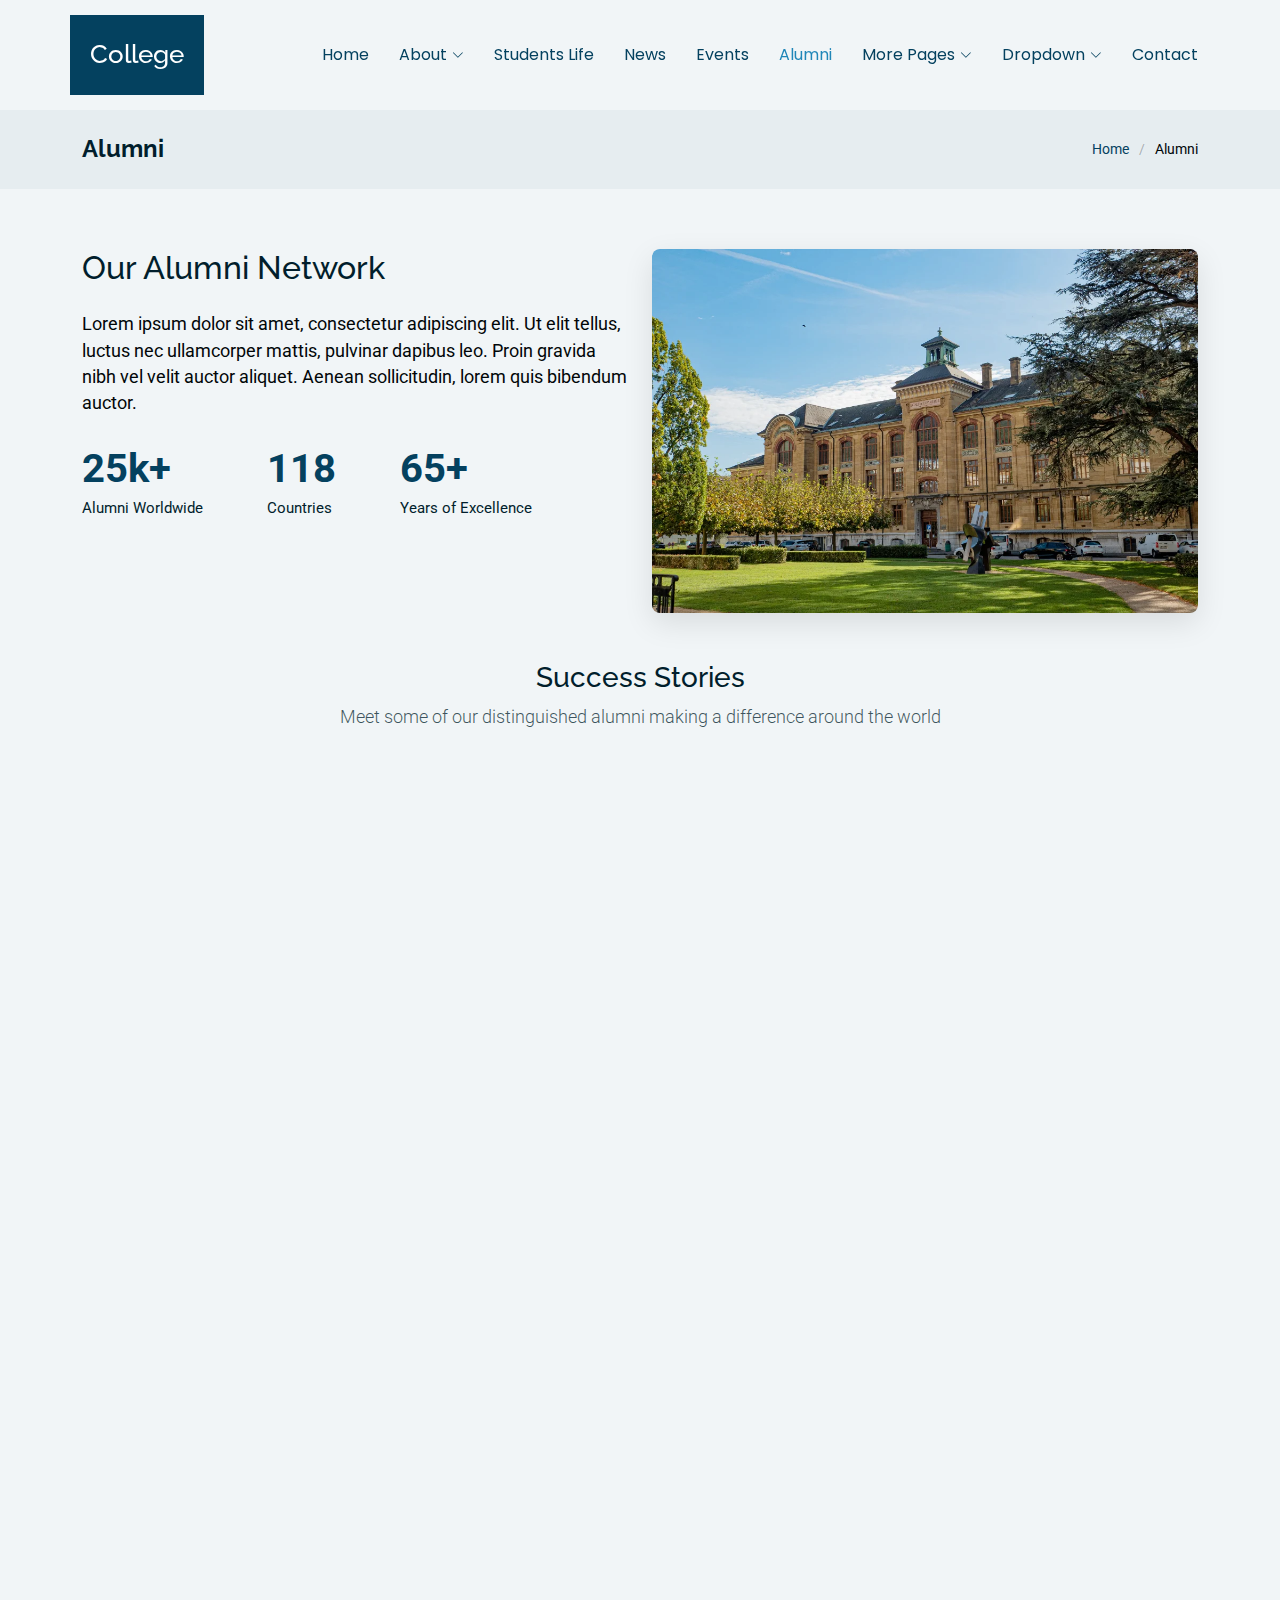
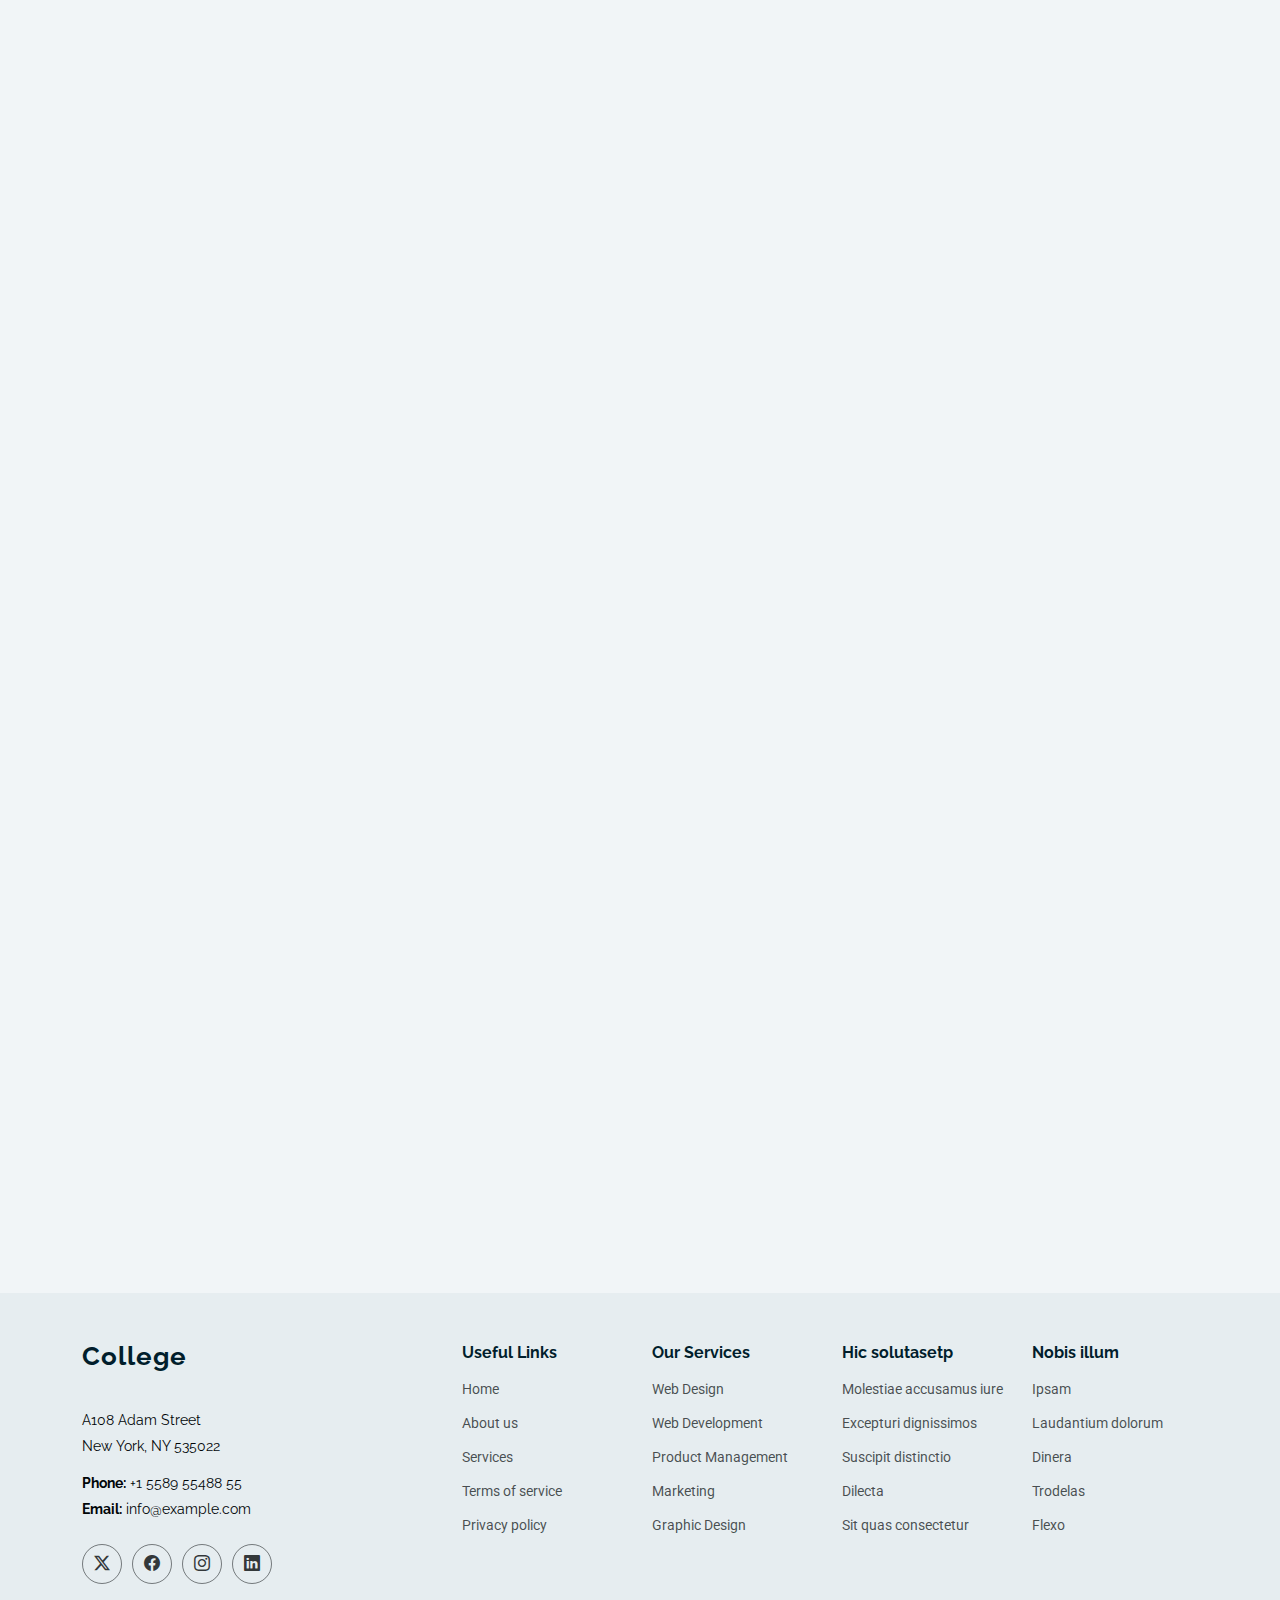
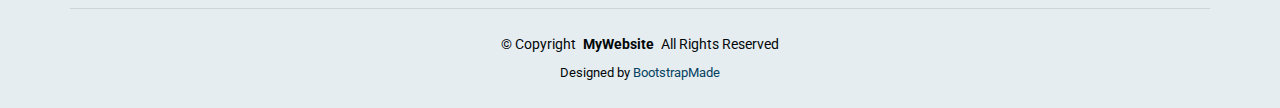
<file: public/alumni.html>
<!DOCTYPE html>
<html lang="en">

<head>
  <meta charset="utf-8">
  <meta content="width=device-width, initial-scale=1.0" name="viewport">
  <title>Alumni - College Bootstrap Template</title>
  <meta name="description" content="">
  <meta name="keywords" content="">

  <!-- Favicons -->
  <link href="assets/img/favicon.png" rel="icon">
  <link href="assets/img/apple-touch-icon.png" rel="apple-touch-icon">

  <!-- Fonts -->
  <link href="https://fonts.googleapis.com" rel="preconnect">
  <link href="https://fonts.gstatic.com" rel="preconnect" crossorigin>
  <link href="https://fonts.googleapis.com/css2?family=Roboto:ital,wght@0,100;0,300;0,400;0,500;0,700;0,900;1,100;1,300;1,400;1,500;1,700;1,900&family=Poppins:ital,wght@0,100;0,200;0,300;0,400;0,500;0,600;0,700;0,800;0,900;1,100;1,200;1,300;1,400;1,500;1,600;1,700;1,800;1,900&family=Raleway:ital,wght@0,100;0,200;0,300;0,400;0,500;0,600;0,700;0,800;0,900;1,100;1,200;1,300;1,400;1,500;1,600;1,700;1,800;1,900&display=swap" rel="stylesheet">

  <!-- Vendor CSS Files -->
  <link href="assets/vendor/bootstrap/css/bootstrap.min.css" rel="stylesheet">
  <link href="assets/vendor/bootstrap-icons/bootstrap-icons.css" rel="stylesheet">
  <link href="assets/vendor/aos/aos.css" rel="stylesheet">
  <link href="assets/vendor/swiper/swiper-bundle.min.css" rel="stylesheet">
  <link href="assets/vendor/glightbox/css/glightbox.min.css" rel="stylesheet">

  <!-- Main CSS File -->
  <link href="assets/css/main.css" rel="stylesheet">

  <!-- =======================================================
  * Template Name: College
  * Template URL: https://bootstrapmade.com/college-bootstrap-education-template/
  * Updated: Jun 19 2025 with Bootstrap v5.3.6
  * Author: BootstrapMade.com
  * License: https://bootstrapmade.com/license/
  ======================================================== -->
</head>

<body class="alumni-page">

  <header id="header" class="header d-flex align-items-center sticky-top">
    <div class="header-container container-fluid container-xl position-relative d-flex align-items-center justify-content-end">

      <a href="index.html" class="logo d-flex align-items-center me-auto">
        <!-- Uncomment the line below if you also wish to use an image logo -->
        <!-- <img src="assets/img/logo.webp" alt=""> -->
        <h1 class="sitename">College</h1>
      </a>

      <nav id="navmenu" class="navmenu">
        <ul>
          <li><a href="index.html">Home</a></li>
          <li class="dropdown"><a href="about.html"><span>About</span> <i class="bi bi-chevron-down toggle-dropdown"></i></a>
            <ul>
              <li><a href="about.html">About Us</a></li>
              <li><a href="admissions.html">Admissions</a></li>
              <li><a href="academics.html">Academics</a></li>
              <li><a href="faculty-staff.html">Faculty &amp; Staff</a></li>
              <li><a href="campus-facilities.html">Campus &amp; Facilities</a></li>
            </ul>
          </li>

          <li><a href="students-life.html">Students Life</a></li>
          <li><a href="news.html">News</a></li>
          <li><a href="events.html">Events</a></li>
          <li><a href="alumni.html" class="active">Alumni</a></li>
          <li class="dropdown"><a href="#"><span>More Pages</span> <i class="bi bi-chevron-down toggle-dropdown"></i></a>
            <ul>
              <li><a href="news-details.html">News Details</a></li>
              <li><a href="event-details.html">Event Details</a></li>
              <li><a href="privacy.html">Privacy</a></li>
              <li><a href="terms-of-service.html">Terms of Service</a></li>
              <li><a href="404.html">Error 404</a></li>
              <li><a href="starter-page.html">Starter Page</a></li>
            </ul>
          </li>

          <li class="dropdown"><a href="#"><span>Dropdown</span> <i class="bi bi-chevron-down toggle-dropdown"></i></a>
            <ul>
              <li><a href="#">Dropdown 1</a></li>
              <li class="dropdown"><a href="#"><span>Deep Dropdown</span> <i class="bi bi-chevron-down toggle-dropdown"></i></a>
                <ul>
                  <li><a href="#">Deep Dropdown 1</a></li>
                  <li><a href="#">Deep Dropdown 2</a></li>
                  <li><a href="#">Deep Dropdown 3</a></li>
                  <li><a href="#">Deep Dropdown 4</a></li>
                  <li><a href="#">Deep Dropdown 5</a></li>
                </ul>
              </li>
              <li><a href="#">Dropdown 2</a></li>
              <li><a href="#">Dropdown 3</a></li>
              <li><a href="#">Dropdown 4</a></li>
            </ul>
          </li>
          <li><a href="contact.html">Contact</a></li>
        </ul>
        <i class="mobile-nav-toggle d-xl-none bi bi-list"></i>
      </nav>

    </div>
  </header>

  <main class="main">

    <!-- Page Title -->
    <div class="page-title light-background">
      <div class="container d-lg-flex justify-content-between align-items-center">
        <h1 class="mb-2 mb-lg-0">Alumni</h1>
        <nav class="breadcrumbs">
          <ol>
            <li><a href="index.html">Home</a></li>
            <li class="current">Alumni</li>
          </ol>
        </nav>
      </div>
    </div><!-- End Page Title -->

    <!-- Alumni Section -->
    <section id="alumni" class="alumni section">

      <div class="container" data-aos="fade-up" data-aos-delay="100">

        <div class="row mb-5">
          <div class="col-lg-6" data-aos="fade-up" data-aos-delay="200">
            <div class="alumni-intro">
              <h2>Our Alumni Network</h2>
              <p>Lorem ipsum dolor sit amet, consectetur adipiscing elit. Ut elit tellus, luctus nec ullamcorper mattis, pulvinar dapibus leo. Proin gravida nibh vel velit auctor aliquet. Aenean sollicitudin, lorem quis bibendum auctor.</p>
              <div class="alumni-stats d-flex flex-wrap">
                <div class="stat-item">
                  <span class="stat-number">25k+</span>
                  <span class="stat-label">Alumni Worldwide</span>
                </div>
                <div class="stat-item">
                  <span class="stat-number">118</span>
                  <span class="stat-label">Countries</span>
                </div>
                <div class="stat-item">
                  <span class="stat-number">65+</span>
                  <span class="stat-label">Years of Excellence</span>
                </div>
              </div>
            </div>
          </div>
          <div class="col-lg-6" data-aos="fade-up" data-aos-delay="300">
            <div class="alumni-image">
              <img src="assets/img/education/campus-8.webp" alt="Alumni gathering" class="img-fluid rounded">
            </div>
          </div>
        </div>

        <div class="row mb-5">
          <div class="col-12 text-center mb-4" data-aos="fade-up" data-aos-delay="200">
            <h3>Success Stories</h3>
            <p class="lead">Meet some of our distinguished alumni making a difference around the world</p>
          </div>

          <div class="col-lg-4 col-md-6 mb-4" data-aos="fade-up" data-aos-delay="300">
            <div class="alumni-card">
              <div class="alumni-image">
                <img src="assets/img/person/person-m-4.webp" alt="Alumni" class="img-fluid">
              </div>
              <div class="alumni-content">
                <h4>Dr. Michael Roberts</h4>
                <p class="alumni-class">Class of 2007</p>
                <p class="alumni-position">Chief Medical Officer, Global Health Initiative</p>
                <p>Lorem ipsum dolor sit amet, consectetur adipiscing elit. Nulla facilisi. Sed tempus justo ac magna auctor, vel volutpat nisl mollis.</p>
                <a href="#" class="read-more">Read full story <i class="bi bi-arrow-right"></i></a>
              </div>
            </div>
          </div>

          <div class="col-lg-4 col-md-6 mb-4" data-aos="fade-up" data-aos-delay="400">
            <div class="alumni-card">
              <div class="alumni-image">
                <img src="assets/img/person/person-f-6.webp" alt="Alumni" class="img-fluid">
              </div>
              <div class="alumni-content">
                <h4>Sarah Chen, Ph.D.</h4>
                <p class="alumni-class">Class of 2010</p>
                <p class="alumni-position">Senior Researcher at NASA</p>
                <p>Lorem ipsum dolor sit amet, consectetur adipiscing elit. Nulla facilisi. Sed tempus justo ac magna auctor, vel volutpat nisl mollis et pulvinar dapibus leo.</p>
                <a href="#" class="read-more">Read full story <i class="bi bi-arrow-right"></i></a>
              </div>
            </div>
          </div>

          <div class="col-lg-4 col-md-6 mb-4" data-aos="fade-up" data-aos-delay="500">
            <div class="alumni-card">
              <div class="alumni-image">
                <img src="assets/img/person/person-m-9.webp" alt="Alumni" class="img-fluid">
              </div>
              <div class="alumni-content">
                <h4>James Wilson</h4>
                <p class="alumni-class">Class of 2012</p>
                <p class="alumni-position">Founder &amp; CEO, GreenTech Solutions</p>
                <p>Lorem ipsum dolor sit amet, consectetur adipiscing elit. Nulla facilisi. Sed tempus justo ac magna auctor, vel volutpat nisl mollis et pulvinar.</p>
                <a href="#" class="read-more">Read full story <i class="bi bi-arrow-right"></i></a>
              </div>
            </div>
          </div>

          <div class="col-12 text-center mt-3" data-aos="fade-up" data-aos-delay="600">
            <a href="#" class="btn btn-primary">View More Success Stories</a>
          </div>
        </div>

        <div class="row mb-5 alumni-events-section">
          <div class="col-12 mb-4 text-center" data-aos="fade-up" data-aos-delay="200">
            <h3>Upcoming Alumni Events</h3>
            <p class="lead">Connect with fellow graduates at these exciting events</p>
          </div>

          <div class="col-lg-6" data-aos="fade-up" data-aos-delay="300">
            <div class="event-card">
              <div class="event-date">
                <span class="event-day">15</span>
                <span class="event-month">MAR</span>
              </div>
              <div class="event-details">
                <h4>Annual Alumni Reunion</h4>
                <p><i class="bi bi-geo-alt"></i> Main Campus, Grand Hall</p>
                <p><i class="bi bi-clock"></i> 6:00 PM - 10:00 PM</p>
                <p>Lorem ipsum dolor sit amet, consectetur adipiscing elit. Nulla facilisi. In hac habitasse platea dictumst.</p>
                <a href="#" class="btn btn-outline-primary">Register Now</a>
              </div>
            </div>
          </div>

          <div class="col-lg-6" data-aos="fade-up" data-aos-delay="400">
            <div class="event-card">
              <div class="event-date">
                <span class="event-day">22</span>
                <span class="event-month">APR</span>
              </div>
              <div class="event-details">
                <h4>Career Networking Night</h4>
                <p><i class="bi bi-geo-alt"></i> Downtown Convention Center</p>
                <p><i class="bi bi-clock"></i> 7:00 PM - 9:30 PM</p>
                <p>Lorem ipsum dolor sit amet, consectetur adipiscing elit. Nulla facilisi. In hac habitasse platea dictumst. Mauris eu risus sed.</p>
                <a href="#" class="btn btn-outline-primary">Register Now</a>
              </div>
            </div>
          </div>

          <div class="col-12 text-center mt-4" data-aos="fade-up" data-aos-delay="500">
            <a href="#" class="btn btn-link">View All Events <i class="bi bi-calendar-check"></i></a>
          </div>
        </div>

        <div class="row get-involved-section">
          <div class="col-12 text-center mb-4" data-aos="fade-up" data-aos-delay="200">
            <h3>Get Involved</h3>
            <p class="lead">Ways to stay connected and give back to your alma mater</p>
          </div>

          <div class="col-lg-4 col-md-6 mb-4" data-aos="fade-up" data-aos-delay="300">
            <div class="involvement-card">
              <div class="involvement-icon">
                <i class="bi bi-hand-thumbs-up"></i>
              </div>
              <h4>Mentor a Student</h4>
              <p>Lorem ipsum dolor sit amet, consectetur adipiscing elit. Nulla facilisi. Sed nec justo ac magna auctor, vel volutpat nisl mollis.</p>
              <a href="#" class="btn btn-sm btn-outline-primary mt-2">Learn More</a>
            </div>
          </div>

          <div class="col-lg-4 col-md-6 mb-4" data-aos="fade-up" data-aos-delay="400">
            <div class="involvement-card">
              <div class="involvement-icon">
                <i class="bi bi-award"></i>
              </div>
              <h4>Scholarship Fund</h4>
              <p>Lorem ipsum dolor sit amet, consectetur adipiscing elit. Nulla facilisi. Sed nec justo ac magna auctor, vel volutpat nisl mollis.</p>
              <a href="#" class="btn btn-sm btn-outline-primary mt-2">Donate Now</a>
            </div>
          </div>

          <div class="col-lg-4 col-md-6 mb-4" data-aos="fade-up" data-aos-delay="500">
            <div class="involvement-card">
              <div class="involvement-icon">
                <i class="bi bi-people"></i>
              </div>
              <h4>Alumni Association</h4>
              <p>Lorem ipsum dolor sit amet, consectetur adipiscing elit. Nulla facilisi. Sed nec justo ac magna auctor, vel volutpat nisl mollis.</p>
              <a href="#" class="btn btn-sm btn-outline-primary mt-2">Join Today</a>
            </div>
          </div>

          <div class="col-12 mt-4" data-aos="fade-up" data-aos-delay="600">
            <div class="donation-banner">
              <div class="row align-items-center">
                <div class="col-lg-8 mb-3 mb-lg-0">
                  <h3>Support the Future Generation</h3>
                  <p>Lorem ipsum dolor sit amet, consectetur adipiscing elit. Ut elit tellus, luctus nec ullamcorper mattis, pulvinar dapibus leo. Aenean sollicitudin, lorem quis bibendum auctor.</p>
                </div>
                <div class="col-lg-4 text-lg-end">
                  <a href="#" class="btn btn-primary btn-lg">Make a Donation</a>
                </div>
              </div>
            </div>
          </div>
        </div>

      </div>

    </section><!-- /Alumni Section -->

  </main>

  <footer id="footer" class="footer position-relative light-background">

    <div class="container footer-top">
      <div class="row gy-4">
        <div class="col-lg-4 col-md-6 footer-about">
          <a href="index.html" class="logo d-flex align-items-center">
            <span class="sitename">College</span>
          </a>
          <div class="footer-contact pt-3">
            <p>A108 Adam Street</p>
            <p>New York, NY 535022</p>
            <p class="mt-3"><strong>Phone:</strong> <span>+1 5589 55488 55</span></p>
            <p><strong>Email:</strong> <span>info@example.com</span></p>
          </div>
          <div class="social-links d-flex mt-4">
            <a href=""><i class="bi bi-twitter-x"></i></a>
            <a href=""><i class="bi bi-facebook"></i></a>
            <a href=""><i class="bi bi-instagram"></i></a>
            <a href=""><i class="bi bi-linkedin"></i></a>
          </div>
        </div>

        <div class="col-lg-2 col-md-3 footer-links">
          <h4>Useful Links</h4>
          <ul>
            <li><a href="#">Home</a></li>
            <li><a href="#">About us</a></li>
            <li><a href="#">Services</a></li>
            <li><a href="#">Terms of service</a></li>
            <li><a href="#">Privacy policy</a></li>
          </ul>
        </div>

        <div class="col-lg-2 col-md-3 footer-links">
          <h4>Our Services</h4>
          <ul>
            <li><a href="#">Web Design</a></li>
            <li><a href="#">Web Development</a></li>
            <li><a href="#">Product Management</a></li>
            <li><a href="#">Marketing</a></li>
            <li><a href="#">Graphic Design</a></li>
          </ul>
        </div>

        <div class="col-lg-2 col-md-3 footer-links">
          <h4>Hic solutasetp</h4>
          <ul>
            <li><a href="#">Molestiae accusamus iure</a></li>
            <li><a href="#">Excepturi dignissimos</a></li>
            <li><a href="#">Suscipit distinctio</a></li>
            <li><a href="#">Dilecta</a></li>
            <li><a href="#">Sit quas consectetur</a></li>
          </ul>
        </div>

        <div class="col-lg-2 col-md-3 footer-links">
          <h4>Nobis illum</h4>
          <ul>
            <li><a href="#">Ipsam</a></li>
            <li><a href="#">Laudantium dolorum</a></li>
            <li><a href="#">Dinera</a></li>
            <li><a href="#">Trodelas</a></li>
            <li><a href="#">Flexo</a></li>
          </ul>
        </div>

      </div>
    </div>

    <div class="container copyright text-center mt-4">
      <p>© <span>Copyright</span> <strong class="px-1 sitename">MyWebsite</strong> <span>All Rights Reserved</span></p>
      <div class="credits">
        <!-- All the links in the footer should remain intact. -->
        <!-- You can delete the links only if you've purchased the pro version. -->
        <!-- Licensing information: https://bootstrapmade.com/license/ -->
        <!-- Purchase the pro version with working PHP/AJAX contact form: [buy-url] -->
        Designed by <a href="https://bootstrapmade.com/">BootstrapMade</a>
      </div>
    </div>

  </footer>

  <!-- Scroll Top -->
  <a href="#" id="scroll-top" class="scroll-top d-flex align-items-center justify-content-center"><i class="bi bi-arrow-up-short"></i></a>

  <!-- Preloader -->
  <div id="preloader"></div>

  <!-- Vendor JS Files -->
  <script src="assets/vendor/bootstrap/js/bootstrap.bundle.min.js"></script>
  <script src="assets/vendor/php-email-form/validate.js"></script>
  <script src="assets/vendor/aos/aos.js"></script>
  <script src="assets/vendor/swiper/swiper-bundle.min.js"></script>
  <script src="assets/vendor/purecounter/purecounter_vanilla.js"></script>
  <script src="assets/vendor/imagesloaded/imagesloaded.pkgd.min.js"></script>
  <script src="assets/vendor/isotope-layout/isotope.pkgd.min.js"></script>
  <script src="assets/vendor/glightbox/js/glightbox.min.js"></script>

  <!-- Main JS File -->
  <script src="assets/js/main.js"></script>

</body>

</html>
</file>
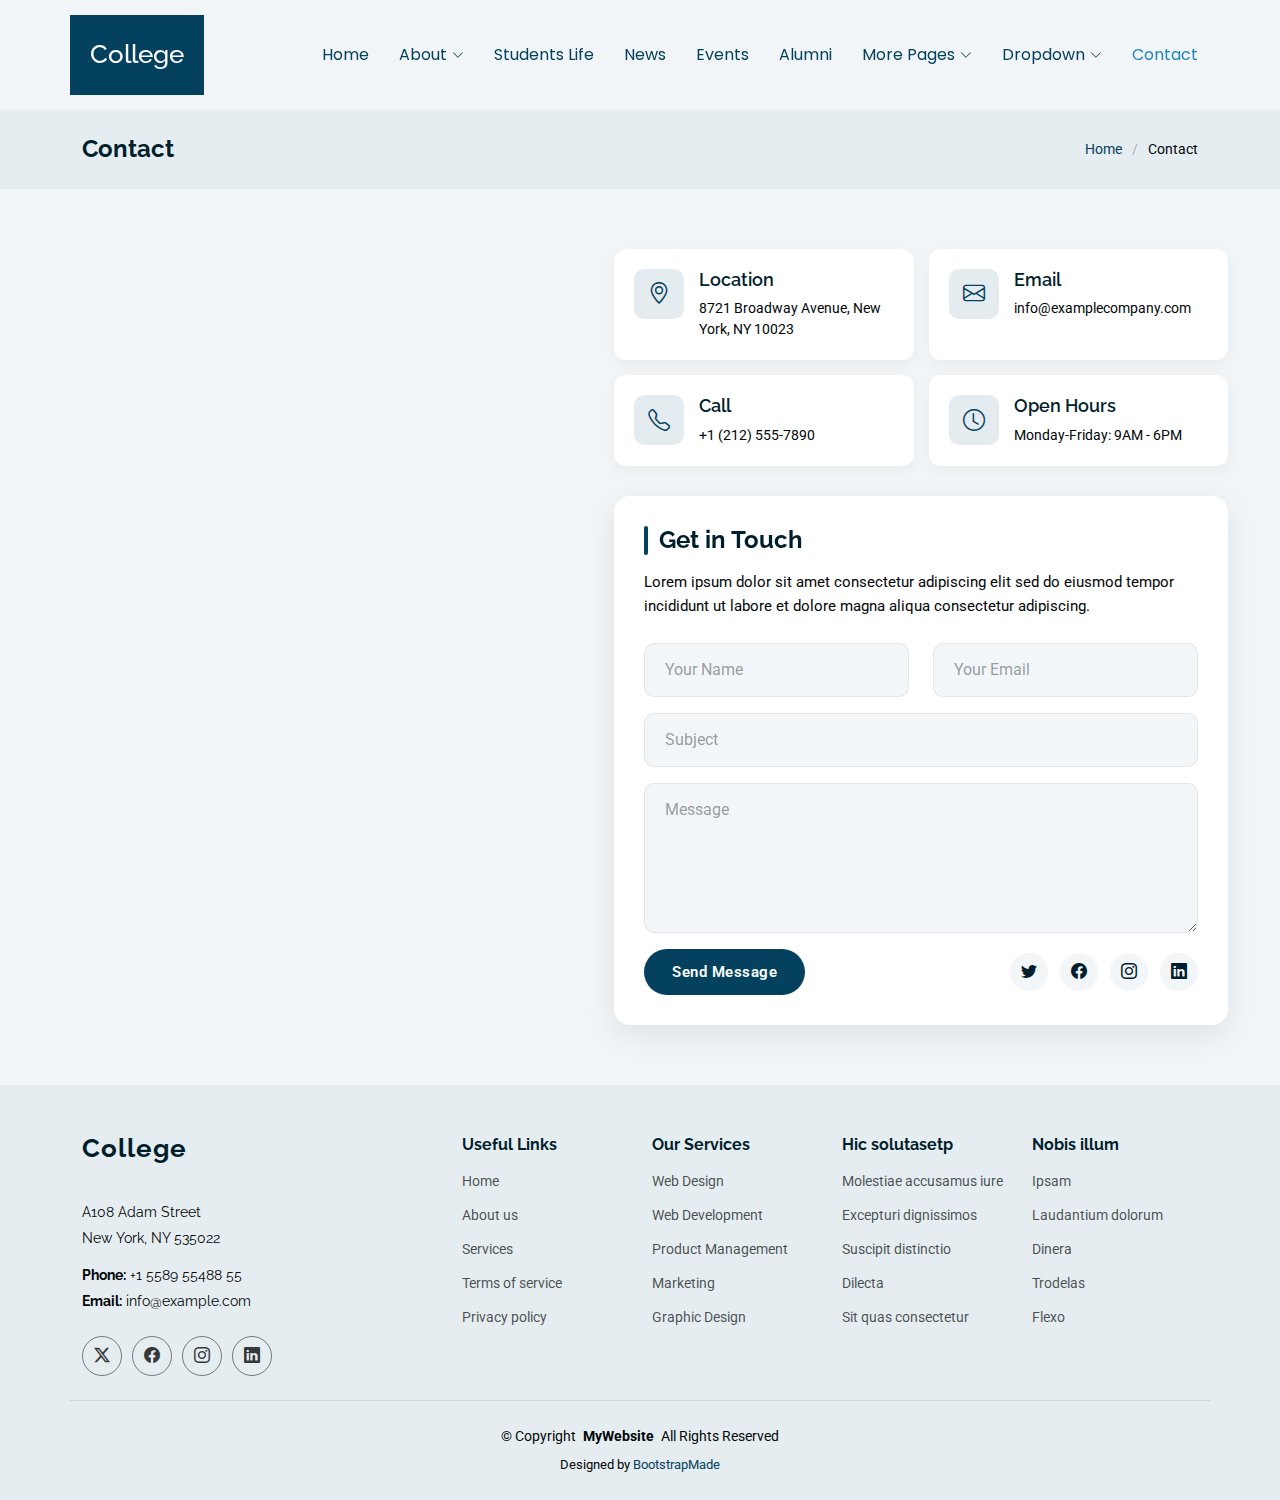
<file: public/contact.html>
<!DOCTYPE html>
<html lang="en">

<head>
  <meta charset="utf-8">
  <meta content="width=device-width, initial-scale=1.0" name="viewport">
  <title>Contact - College Bootstrap Template</title>
  <meta name="description" content="">
  <meta name="keywords" content="">

  <!-- Favicons -->
  <link href="assets/img/favicon.png" rel="icon">
  <link href="assets/img/apple-touch-icon.png" rel="apple-touch-icon">

  <!-- Fonts -->
  <link href="https://fonts.googleapis.com" rel="preconnect">
  <link href="https://fonts.gstatic.com" rel="preconnect" crossorigin>
  <link href="https://fonts.googleapis.com/css2?family=Roboto:ital,wght@0,100;0,300;0,400;0,500;0,700;0,900;1,100;1,300;1,400;1,500;1,700;1,900&family=Poppins:ital,wght@0,100;0,200;0,300;0,400;0,500;0,600;0,700;0,800;0,900;1,100;1,200;1,300;1,400;1,500;1,600;1,700;1,800;1,900&family=Raleway:ital,wght@0,100;0,200;0,300;0,400;0,500;0,600;0,700;0,800;0,900;1,100;1,200;1,300;1,400;1,500;1,600;1,700;1,800;1,900&display=swap" rel="stylesheet">

  <!-- Vendor CSS Files -->
  <link href="assets/vendor/bootstrap/css/bootstrap.min.css" rel="stylesheet">
  <link href="assets/vendor/bootstrap-icons/bootstrap-icons.css" rel="stylesheet">
  <link href="assets/vendor/aos/aos.css" rel="stylesheet">
  <link href="assets/vendor/swiper/swiper-bundle.min.css" rel="stylesheet">
  <link href="assets/vendor/glightbox/css/glightbox.min.css" rel="stylesheet">

  <!-- Main CSS File -->
  <link href="assets/css/main.css" rel="stylesheet">

  <!-- =======================================================
  * Template Name: College
  * Template URL: https://bootstrapmade.com/college-bootstrap-education-template/
  * Updated: Jun 19 2025 with Bootstrap v5.3.6
  * Author: BootstrapMade.com
  * License: https://bootstrapmade.com/license/
  ======================================================== -->
</head>

<body class="contact-page">

  <header id="header" class="header d-flex align-items-center sticky-top">
    <div class="header-container container-fluid container-xl position-relative d-flex align-items-center justify-content-end">

      <a href="index.html" class="logo d-flex align-items-center me-auto">
        <!-- Uncomment the line below if you also wish to use an image logo -->
        <!-- <img src="assets/img/logo.webp" alt=""> -->
        <h1 class="sitename">College</h1>
      </a>

      <nav id="navmenu" class="navmenu">
        <ul>
          <li><a href="index.html">Home</a></li>
          <li class="dropdown"><a href="about.html"><span>About</span> <i class="bi bi-chevron-down toggle-dropdown"></i></a>
            <ul>
              <li><a href="about.html">About Us</a></li>
              <li><a href="admissions.html">Admissions</a></li>
              <li><a href="academics.html">Academics</a></li>
              <li><a href="faculty-staff.html">Faculty &amp; Staff</a></li>
              <li><a href="campus-facilities.html">Campus &amp; Facilities</a></li>
            </ul>
          </li>

          <li><a href="students-life.html">Students Life</a></li>
          <li><a href="news.html">News</a></li>
          <li><a href="events.html">Events</a></li>
          <li><a href="alumni.html">Alumni</a></li>
          <li class="dropdown"><a href="#"><span>More Pages</span> <i class="bi bi-chevron-down toggle-dropdown"></i></a>
            <ul>
              <li><a href="news-details.html">News Details</a></li>
              <li><a href="event-details.html">Event Details</a></li>
              <li><a href="privacy.html">Privacy</a></li>
              <li><a href="terms-of-service.html">Terms of Service</a></li>
              <li><a href="404.html">Error 404</a></li>
              <li><a href="starter-page.html">Starter Page</a></li>
            </ul>
          </li>

          <li class="dropdown"><a href="#"><span>Dropdown</span> <i class="bi bi-chevron-down toggle-dropdown"></i></a>
            <ul>
              <li><a href="#">Dropdown 1</a></li>
              <li class="dropdown"><a href="#"><span>Deep Dropdown</span> <i class="bi bi-chevron-down toggle-dropdown"></i></a>
                <ul>
                  <li><a href="#">Deep Dropdown 1</a></li>
                  <li><a href="#">Deep Dropdown 2</a></li>
                  <li><a href="#">Deep Dropdown 3</a></li>
                  <li><a href="#">Deep Dropdown 4</a></li>
                  <li><a href="#">Deep Dropdown 5</a></li>
                </ul>
              </li>
              <li><a href="#">Dropdown 2</a></li>
              <li><a href="#">Dropdown 3</a></li>
              <li><a href="#">Dropdown 4</a></li>
            </ul>
          </li>
          <li><a href="contact.html" class="active">Contact</a></li>
        </ul>
        <i class="mobile-nav-toggle d-xl-none bi bi-list"></i>
      </nav>

    </div>
  </header>

  <main class="main">

    <!-- Page Title -->
    <div class="page-title light-background">
      <div class="container d-lg-flex justify-content-between align-items-center">
        <h1 class="mb-2 mb-lg-0">Contact</h1>
        <nav class="breadcrumbs">
          <ol>
            <li><a href="index.html">Home</a></li>
            <li class="current">Contact</li>
          </ol>
        </nav>
      </div>
    </div><!-- End Page Title -->

    <!-- Contact Section -->
    <section id="contact" class="contact section">

      <div class="container" data-aos="fade-up" data-aos-delay="100">
        <div class="contact-main-wrapper">
          <div class="map-wrapper">
            <iframe src="https://www.google.com/maps/embed?pb=!1m14!1m8!1m3!1d48389.78314118045!2d-74.006138!3d40.710059!3m2!1i1024!2i768!4f13.1!3m3!1m2!1s0x89c25a22a3bda30d%3A0xb89d1fe6bc499443!2sDowntown%20Conference%20Center!5e0!3m2!1sen!2sus!4v1676961268712!5m2!1sen!2sus" width="100%" height="100%" style="border:0;" allowfullscreen="" loading="lazy" referrerpolicy="no-referrer-when-downgrade"></iframe>
          </div>

          <div class="contact-content">
            <div class="contact-cards-container" data-aos="fade-up" data-aos-delay="300">
              <div class="contact-card">
                <div class="icon-box">
                  <i class="bi bi-geo-alt"></i>
                </div>
                <div class="contact-text">
                  <h4>Location</h4>
                  <p>8721 Broadway Avenue, New York, NY 10023</p>
                </div>
              </div>

              <div class="contact-card">
                <div class="icon-box">
                  <i class="bi bi-envelope"></i>
                </div>
                <div class="contact-text">
                  <h4>Email</h4>
                  <p>info@examplecompany.com</p>
                </div>
              </div>

              <div class="contact-card">
                <div class="icon-box">
                  <i class="bi bi-telephone"></i>
                </div>
                <div class="contact-text">
                  <h4>Call</h4>
                  <p>+1 (212) 555-7890</p>
                </div>
              </div>

              <div class="contact-card">
                <div class="icon-box">
                  <i class="bi bi-clock"></i>
                </div>
                <div class="contact-text">
                  <h4>Open Hours</h4>
                  <p>Monday-Friday: 9AM - 6PM</p>
                </div>
              </div>
            </div>

            <div class="contact-form-container" data-aos="fade-up" data-aos-delay="400">
              <h3>Get in Touch</h3>
              <p>Lorem ipsum dolor sit amet consectetur adipiscing elit sed do eiusmod tempor incididunt ut labore et dolore magna aliqua consectetur adipiscing.</p>

              <form action="forms/contact.php" method="post" class="php-email-form">
                <div class="row">
                  <div class="col-md-6 form-group">
                    <input type="text" name="name" class="form-control" id="name" placeholder="Your Name" required="">
                  </div>
                  <div class="col-md-6 form-group mt-3 mt-md-0">
                    <input type="email" class="form-control" name="email" id="email" placeholder="Your Email" required="">
                  </div>
                </div>
                <div class="form-group mt-3">
                  <input type="text" class="form-control" name="subject" id="subject" placeholder="Subject" required="">
                </div>
                <div class="form-group mt-3">
                  <textarea class="form-control" name="message" rows="5" placeholder="Message" required=""></textarea>
                </div>

                <div class="my-3">
                  <div class="loading">Loading</div>
                  <div class="error-message"></div>
                  <div class="sent-message">Your message has been sent. Thank you!</div>
                </div>

                <div class="form-submit">
                  <button type="submit">Send Message</button>
                  <div class="social-links">
                    <a href="#"><i class="bi bi-twitter"></i></a>
                    <a href="#"><i class="bi bi-facebook"></i></a>
                    <a href="#"><i class="bi bi-instagram"></i></a>
                    <a href="#"><i class="bi bi-linkedin"></i></a>
                  </div>
                </div>
              </form>
            </div>
          </div>
        </div>
      </div>
    </section><!-- /Contact Section -->

  </main>

  <footer id="footer" class="footer position-relative light-background">

    <div class="container footer-top">
      <div class="row gy-4">
        <div class="col-lg-4 col-md-6 footer-about">
          <a href="index.html" class="logo d-flex align-items-center">
            <span class="sitename">College</span>
          </a>
          <div class="footer-contact pt-3">
            <p>A108 Adam Street</p>
            <p>New York, NY 535022</p>
            <p class="mt-3"><strong>Phone:</strong> <span>+1 5589 55488 55</span></p>
            <p><strong>Email:</strong> <span>info@example.com</span></p>
          </div>
          <div class="social-links d-flex mt-4">
            <a href=""><i class="bi bi-twitter-x"></i></a>
            <a href=""><i class="bi bi-facebook"></i></a>
            <a href=""><i class="bi bi-instagram"></i></a>
            <a href=""><i class="bi bi-linkedin"></i></a>
          </div>
        </div>

        <div class="col-lg-2 col-md-3 footer-links">
          <h4>Useful Links</h4>
          <ul>
            <li><a href="#">Home</a></li>
            <li><a href="#">About us</a></li>
            <li><a href="#">Services</a></li>
            <li><a href="#">Terms of service</a></li>
            <li><a href="#">Privacy policy</a></li>
          </ul>
        </div>

        <div class="col-lg-2 col-md-3 footer-links">
          <h4>Our Services</h4>
          <ul>
            <li><a href="#">Web Design</a></li>
            <li><a href="#">Web Development</a></li>
            <li><a href="#">Product Management</a></li>
            <li><a href="#">Marketing</a></li>
            <li><a href="#">Graphic Design</a></li>
          </ul>
        </div>

        <div class="col-lg-2 col-md-3 footer-links">
          <h4>Hic solutasetp</h4>
          <ul>
            <li><a href="#">Molestiae accusamus iure</a></li>
            <li><a href="#">Excepturi dignissimos</a></li>
            <li><a href="#">Suscipit distinctio</a></li>
            <li><a href="#">Dilecta</a></li>
            <li><a href="#">Sit quas consectetur</a></li>
          </ul>
        </div>

        <div class="col-lg-2 col-md-3 footer-links">
          <h4>Nobis illum</h4>
          <ul>
            <li><a href="#">Ipsam</a></li>
            <li><a href="#">Laudantium dolorum</a></li>
            <li><a href="#">Dinera</a></li>
            <li><a href="#">Trodelas</a></li>
            <li><a href="#">Flexo</a></li>
          </ul>
        </div>

      </div>
    </div>

    <div class="container copyright text-center mt-4">
      <p>© <span>Copyright</span> <strong class="px-1 sitename">MyWebsite</strong> <span>All Rights Reserved</span></p>
      <div class="credits">
        <!-- All the links in the footer should remain intact. -->
        <!-- You can delete the links only if you've purchased the pro version. -->
        <!-- Licensing information: https://bootstrapmade.com/license/ -->
        <!-- Purchase the pro version with working PHP/AJAX contact form: [buy-url] -->
        Designed by <a href="https://bootstrapmade.com/">BootstrapMade</a>
      </div>
    </div>

  </footer>

  <!-- Scroll Top -->
  <a href="#" id="scroll-top" class="scroll-top d-flex align-items-center justify-content-center"><i class="bi bi-arrow-up-short"></i></a>

  <!-- Preloader -->
  <div id="preloader"></div>

  <!-- Vendor JS Files -->
  <script src="assets/vendor/bootstrap/js/bootstrap.bundle.min.js"></script>
  <script src="assets/vendor/php-email-form/validate.js"></script>
  <script src="assets/vendor/aos/aos.js"></script>
  <script src="assets/vendor/swiper/swiper-bundle.min.js"></script>
  <script src="assets/vendor/purecounter/purecounter_vanilla.js"></script>
  <script src="assets/vendor/imagesloaded/imagesloaded.pkgd.min.js"></script>
  <script src="assets/vendor/isotope-layout/isotope.pkgd.min.js"></script>
  <script src="assets/vendor/glightbox/js/glightbox.min.js"></script>

  <!-- Main JS File -->
  <script src="assets/js/main.js"></script>

</body>

</html>
</file>
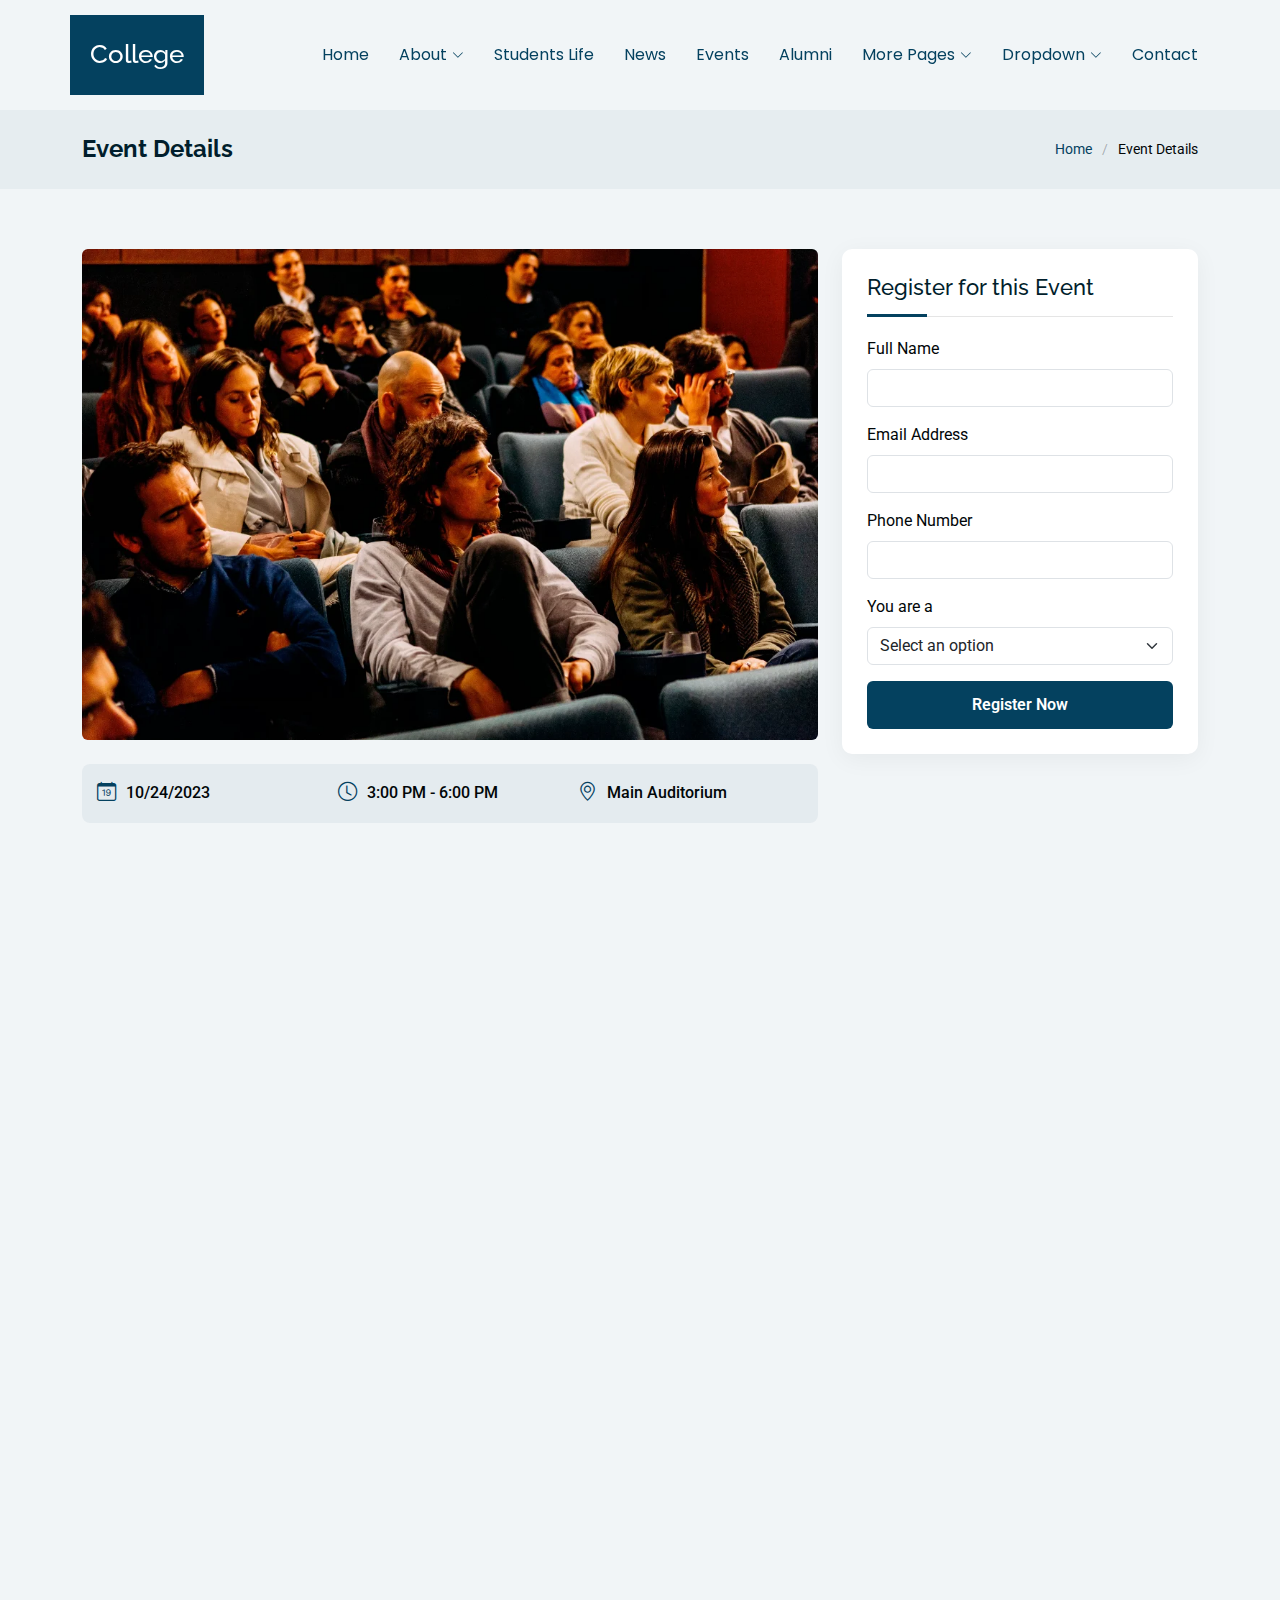
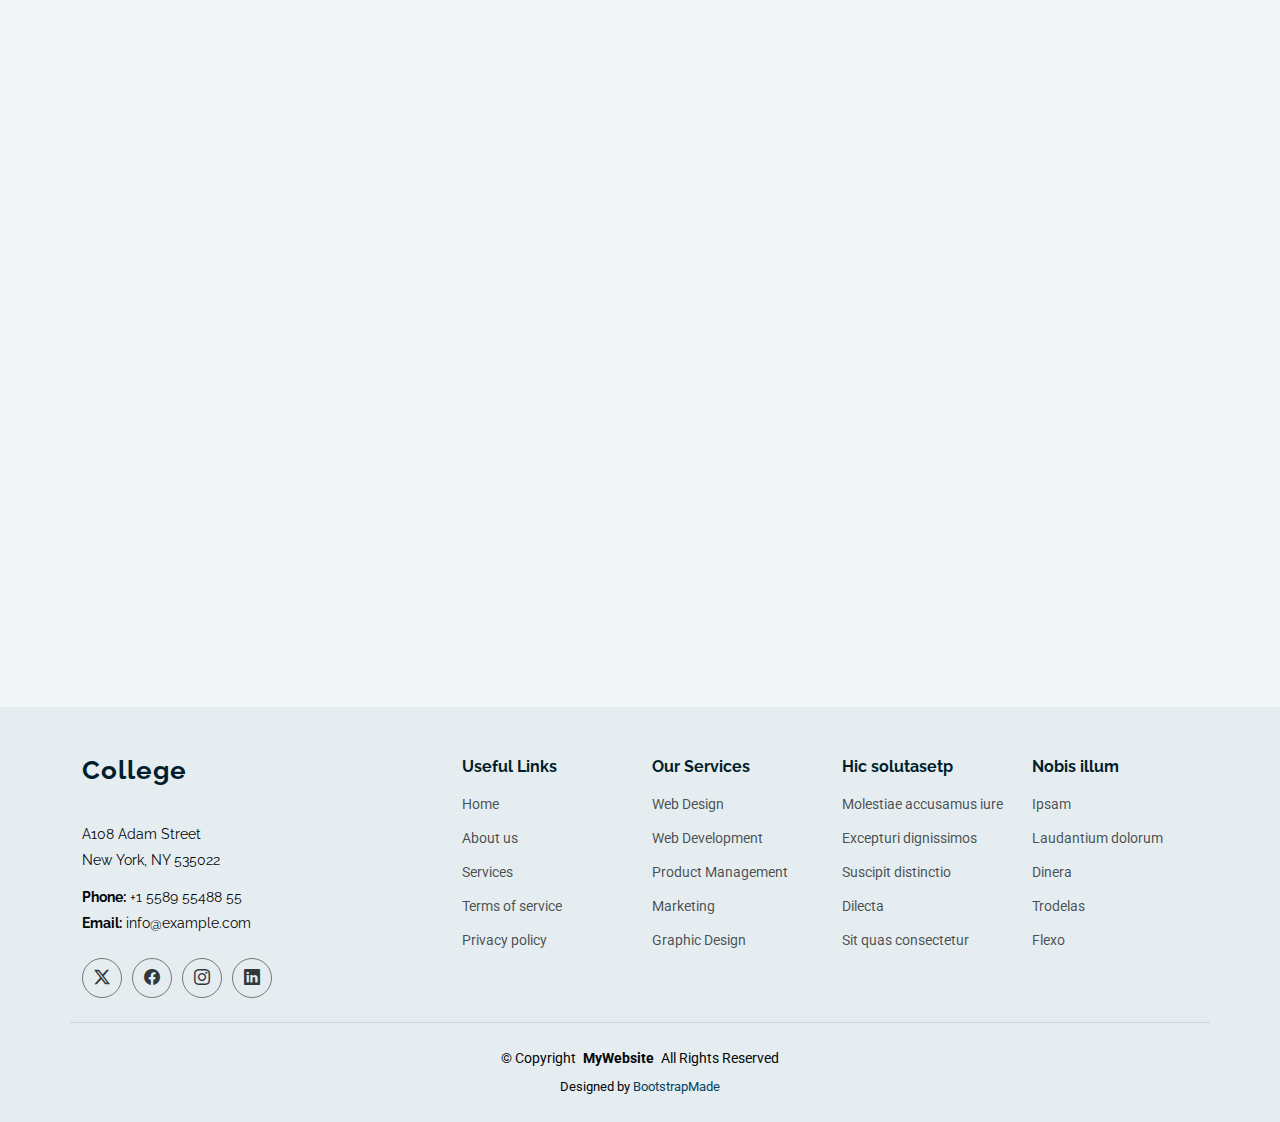
<file: public/event-details.html>
<!DOCTYPE html>
<html lang="en">

<head>
  <meta charset="utf-8">
  <meta content="width=device-width, initial-scale=1.0" name="viewport">
  <title>Event Details - College Bootstrap Template</title>
  <meta name="description" content="">
  <meta name="keywords" content="">

  <!-- Favicons -->
  <link href="assets/img/favicon.png" rel="icon">
  <link href="assets/img/apple-touch-icon.png" rel="apple-touch-icon">

  <!-- Fonts -->
  <link href="https://fonts.googleapis.com" rel="preconnect">
  <link href="https://fonts.gstatic.com" rel="preconnect" crossorigin>
  <link href="https://fonts.googleapis.com/css2?family=Roboto:ital,wght@0,100;0,300;0,400;0,500;0,700;0,900;1,100;1,300;1,400;1,500;1,700;1,900&family=Poppins:ital,wght@0,100;0,200;0,300;0,400;0,500;0,600;0,700;0,800;0,900;1,100;1,200;1,300;1,400;1,500;1,600;1,700;1,800;1,900&family=Raleway:ital,wght@0,100;0,200;0,300;0,400;0,500;0,600;0,700;0,800;0,900;1,100;1,200;1,300;1,400;1,500;1,600;1,700;1,800;1,900&display=swap" rel="stylesheet">

  <!-- Vendor CSS Files -->
  <link href="assets/vendor/bootstrap/css/bootstrap.min.css" rel="stylesheet">
  <link href="assets/vendor/bootstrap-icons/bootstrap-icons.css" rel="stylesheet">
  <link href="assets/vendor/aos/aos.css" rel="stylesheet">
  <link href="assets/vendor/swiper/swiper-bundle.min.css" rel="stylesheet">
  <link href="assets/vendor/glightbox/css/glightbox.min.css" rel="stylesheet">

  <!-- Main CSS File -->
  <link href="assets/css/main.css" rel="stylesheet">

  <!-- =======================================================
  * Template Name: College
  * Template URL: https://bootstrapmade.com/college-bootstrap-education-template/
  * Updated: Jun 19 2025 with Bootstrap v5.3.6
  * Author: BootstrapMade.com
  * License: https://bootstrapmade.com/license/
  ======================================================== -->
</head>

<body class="event-details-page">

  <header id="header" class="header d-flex align-items-center sticky-top">
    <div class="header-container container-fluid container-xl position-relative d-flex align-items-center justify-content-end">

      <a href="index.html" class="logo d-flex align-items-center me-auto">
        <!-- Uncomment the line below if you also wish to use an image logo -->
        <!-- <img src="assets/img/logo.webp" alt=""> -->
        <h1 class="sitename">College</h1>
      </a>

      <nav id="navmenu" class="navmenu">
        <ul>
          <li><a href="index.html">Home</a></li>
          <li class="dropdown"><a href="about.html"><span>About</span> <i class="bi bi-chevron-down toggle-dropdown"></i></a>
            <ul>
              <li><a href="about.html">About Us</a></li>
              <li><a href="admissions.html">Admissions</a></li>
              <li><a href="academics.html">Academics</a></li>
              <li><a href="faculty-staff.html">Faculty &amp; Staff</a></li>
              <li><a href="campus-facilities.html">Campus &amp; Facilities</a></li>
            </ul>
          </li>

          <li><a href="students-life.html">Students Life</a></li>
          <li><a href="news.html">News</a></li>
          <li><a href="events.html">Events</a></li>
          <li><a href="alumni.html">Alumni</a></li>
          <li class="dropdown"><a href="#"><span>More Pages</span> <i class="bi bi-chevron-down toggle-dropdown"></i></a>
            <ul>
              <li><a href="news-details.html">News Details</a></li>
              <li><a href="event-details.html" class="active">Event Details</a></li>
              <li><a href="privacy.html">Privacy</a></li>
              <li><a href="terms-of-service.html">Terms of Service</a></li>
              <li><a href="404.html">Error 404</a></li>
              <li><a href="starter-page.html">Starter Page</a></li>
            </ul>
          </li>

          <li class="dropdown"><a href="#"><span>Dropdown</span> <i class="bi bi-chevron-down toggle-dropdown"></i></a>
            <ul>
              <li><a href="#">Dropdown 1</a></li>
              <li class="dropdown"><a href="#"><span>Deep Dropdown</span> <i class="bi bi-chevron-down toggle-dropdown"></i></a>
                <ul>
                  <li><a href="#">Deep Dropdown 1</a></li>
                  <li><a href="#">Deep Dropdown 2</a></li>
                  <li><a href="#">Deep Dropdown 3</a></li>
                  <li><a href="#">Deep Dropdown 4</a></li>
                  <li><a href="#">Deep Dropdown 5</a></li>
                </ul>
              </li>
              <li><a href="#">Dropdown 2</a></li>
              <li><a href="#">Dropdown 3</a></li>
              <li><a href="#">Dropdown 4</a></li>
            </ul>
          </li>
          <li><a href="contact.html">Contact</a></li>
        </ul>
        <i class="mobile-nav-toggle d-xl-none bi bi-list"></i>
      </nav>

    </div>
  </header>

  <main class="main">

    <!-- Page Title -->
    <div class="page-title light-background">
      <div class="container d-lg-flex justify-content-between align-items-center">
        <h1 class="mb-2 mb-lg-0">Event Details</h1>
        <nav class="breadcrumbs">
          <ol>
            <li><a href="index.html">Home</a></li>
            <li class="current">Event Details</li>
          </ol>
        </nav>
      </div>
    </div><!-- End Page Title -->

    <!-- Event Section -->
    <section id="event" class="event section">

      <div class="container" data-aos="fade-up" data-aos-delay="100">

        <div class="row">
          <div class="col-lg-8">
            <div class="event-image mb-4" data-aos="fade-up">
              <img src="assets/img/education/events-9.webp" alt="Event" class="img-fluid rounded">
            </div>

            <div class="event-meta mb-4" data-aos="fade-up" data-aos-delay="100">
              <div class="row g-3">
                <div class="col-md-4">
                  <div class="meta-item">
                    <i class="bi bi-calendar-date"></i>
                    <span>10/24/2023</span>
                  </div>
                </div>
                <div class="col-md-4">
                  <div class="meta-item">
                    <i class="bi bi-clock"></i>
                    <span>3:00 PM - 6:00 PM</span>
                  </div>
                </div>
                <div class="col-md-4">
                  <div class="meta-item">
                    <i class="bi bi-geo-alt"></i>
                    <span>Main Auditorium</span>
                  </div>
                </div>
              </div>
            </div>

            <div class="event-content" data-aos="fade-up" data-aos-delay="200">
              <h2>Annual Science Exhibition</h2>
              <p>
                Lorem ipsum dolor sit amet, consectetur adipiscing elit. Aliquam non mauris maximus, finibus dui eget, rhoncus diam. Suspendisse blandit diam at nisi rutrum, non blandit magna molestie. Cras dapibus finibus diam, eu varius purus eleifend eu. Nulla facilisi. Vestibulum ante ipsum primis in faucibus orci luctus et ultrices posuere cubilia curae.
              </p>
              <p>
                Donec cursus, sapien vel convallis lobortis, dolor nisl pharetra est, ac facilisis ligula sapien vel justo. Curabitur sed semper risus, non tempus lorem. Nulla sodales feugiat tempus. Cras tincidunt dapibus ante, ut rutrum sapien finibus at. Mauris consequat tellus eu nunc pharetra, eu convallis elit tempor.
              </p>

              <h3 class="mt-4">Event Highlights</h3>
              <ul class="event-highlights">
                <li>
                  <i class="bi bi-check-circle"></i>
                  <span>Interactive student presentations of scientific experiments</span>
                </li>
                <li>
                  <i class="bi bi-check-circle"></i>
                  <span>Special lecture by renowned physicist Dr. Robert Jenkins</span>
                </li>
                <li>
                  <i class="bi bi-check-circle"></i>
                  <span>Robotics competition with prizes for top three teams</span>
                </li>
                <li>
                  <i class="bi bi-check-circle"></i>
                  <span>Science demonstrations by faculty members</span>
                </li>
                <li>
                  <i class="bi bi-check-circle"></i>
                  <span>Exhibition of innovative student projects</span>
                </li>
              </ul>

              <h3 class="mt-4">Event Schedule</h3>
              <div class="schedule-table">
                <div class="schedule-row">
                  <div class="schedule-time">3:00 PM - 3:30 PM</div>
                  <div class="schedule-activity">
                    <h4>Opening Ceremony</h4>
                    <p>Welcome address by Principal and introduction to the event</p>
                  </div>
                </div>
                <div class="schedule-row">
                  <div class="schedule-time">3:30 PM - 4:30 PM</div>
                  <div class="schedule-activity">
                    <h4>Student Project Presentations</h4>
                    <p>Selected students showcase their scientific innovations</p>
                  </div>
                </div>
                <div class="schedule-row">
                  <div class="schedule-time">4:30 PM - 5:15 PM</div>
                  <div class="schedule-activity">
                    <h4>Guest Lecture</h4>
                    <p>Special lecture on "Future of Quantum Computing" by Dr. Robert Jenkins</p>
                  </div>
                </div>
                <div class="schedule-row">
                  <div class="schedule-time">5:15 PM - 5:45 PM</div>
                  <div class="schedule-activity">
                    <h4>Robotics Demonstration</h4>
                    <p>Live demonstration of student-built robots and automation projects</p>
                  </div>
                </div>
                <div class="schedule-row">
                  <div class="schedule-time">5:45 PM - 6:00 PM</div>
                  <div class="schedule-activity">
                    <h4>Award Ceremony &amp; Closing</h4>
                    <p>Distribution of certificates and recognition of outstanding projects</p>
                  </div>
                </div>
              </div>

              <div class="event-gallery mt-5" data-aos="fade-up" data-aos-delay="300">
                <h3>Event Gallery</h3>
                <p>Images from previous year's science exhibition:</p>
                <div class="row g-4 mt-2">
                  <div class="col-md-4">
                    <a href="assets/img/education/events-1.webp" class="glightbox">
                      <img src="assets/img/education/events-1.webp" alt="Event Gallery" class="img-fluid rounded">
                    </a>
                  </div>
                  <div class="col-md-4">
                    <a href="assets/img/education/events-2.webp" class="glightbox">
                      <img src="assets/img/education/events-2.webp" alt="Event Gallery" class="img-fluid rounded">
                    </a>
                  </div>
                  <div class="col-md-4">
                    <a href="assets/img/education/events-3.webp" class="glightbox">
                      <img src="assets/img/education/events-3.webp" alt="Event Gallery" class="img-fluid rounded">
                    </a>
                  </div>
                </div>
              </div>
            </div>
          </div>

          <div class="col-lg-4">
            <div class="event-sidebar">
              <div class="sidebar-widget registration-form" data-aos="fade-left" data-aos-delay="200">
                <h3>Register for this Event</h3>
                <form>
                  <div class="mb-3">
                    <label for="name" class="form-label">Full Name</label>
                    <input type="text" class="form-control" id="name" required="">
                  </div>
                  <div class="mb-3">
                    <label for="email" class="form-label">Email Address</label>
                    <input type="email" class="form-control" id="email" required="">
                  </div>
                  <div class="mb-3">
                    <label for="phone" class="form-label">Phone Number</label>
                    <input type="tel" class="form-control" id="phone">
                  </div>
                  <div class="mb-3">
                    <label for="student-type" class="form-label">You are a</label>
                    <select class="form-select" id="student-type">
                      <option selected="">Select an option</option>
                      <option value="student">Student</option>
                      <option value="parent">Parent</option>
                      <option value="teacher">Teacher</option>
                      <option value="other">Other</option>
                    </select>
                  </div>
                  <div class="d-grid">
                    <button type="submit" class="btn btn-register">Register Now</button>
                  </div>
                </form>
              </div>

              <div class="sidebar-widget organizer-info" data-aos="fade-left" data-aos-delay="300">
                <h3>Event Organizer</h3>
                <div class="organizer-details">
                  <div class="organizer-image">
                    <img src="assets/img/person/person-m-5.webp" class="img-fluid rounded" alt="Organizer">
                  </div>
                  <div class="organizer-content">
                    <h4>Prof. Michael Anderson</h4>
                    <p class="organizer-position">Head of Science Department</p>
                    <p>For queries related to the event, please contact:</p>
                    <div class="organizer-contact">
                      <p><i class="bi bi-envelope"></i> michael@example.com</p>
                      <p><i class="bi bi-telephone"></i> +1 (555) 123-4567</p>
                    </div>
                  </div>
                </div>
              </div>

              <div class="sidebar-widget related-events" data-aos="fade-left" data-aos-delay="400">
                <h3>Related Events</h3>
                <div class="related-event-item">
                  <div class="related-event-date">
                    <span class="day">15</span>
                    <span class="month">Nov</span>
                  </div>
                  <div class="related-event-info">
                    <h4>Mathematics Olympiad</h4>
                    <p><i class="bi bi-geo-alt"></i> Room 203, East Wing</p>
                  </div>
                </div>
                <div class="related-event-item">
                  <div class="related-event-date">
                    <span class="day">05</span>
                    <span class="month">Dec</span>
                  </div>
                  <div class="related-event-info">
                    <h4>Literature Festival</h4>
                    <p><i class="bi bi-geo-alt"></i> Central Library</p>
                  </div>
                </div>
                <div class="related-event-item">
                  <div class="related-event-date">
                    <span class="day">18</span>
                    <span class="month">Dec</span>
                  </div>
                  <div class="related-event-info">
                    <h4>Annual Sports Meet</h4>
                    <p><i class="bi bi-geo-alt"></i> School Ground</p>
                  </div>
                </div>
              </div>
            </div>
          </div>
        </div>

      </div>

    </section><!-- /Event Section -->

  </main>

  <footer id="footer" class="footer position-relative light-background">

    <div class="container footer-top">
      <div class="row gy-4">
        <div class="col-lg-4 col-md-6 footer-about">
          <a href="index.html" class="logo d-flex align-items-center">
            <span class="sitename">College</span>
          </a>
          <div class="footer-contact pt-3">
            <p>A108 Adam Street</p>
            <p>New York, NY 535022</p>
            <p class="mt-3"><strong>Phone:</strong> <span>+1 5589 55488 55</span></p>
            <p><strong>Email:</strong> <span>info@example.com</span></p>
          </div>
          <div class="social-links d-flex mt-4">
            <a href=""><i class="bi bi-twitter-x"></i></a>
            <a href=""><i class="bi bi-facebook"></i></a>
            <a href=""><i class="bi bi-instagram"></i></a>
            <a href=""><i class="bi bi-linkedin"></i></a>
          </div>
        </div>

        <div class="col-lg-2 col-md-3 footer-links">
          <h4>Useful Links</h4>
          <ul>
            <li><a href="#">Home</a></li>
            <li><a href="#">About us</a></li>
            <li><a href="#">Services</a></li>
            <li><a href="#">Terms of service</a></li>
            <li><a href="#">Privacy policy</a></li>
          </ul>
        </div>

        <div class="col-lg-2 col-md-3 footer-links">
          <h4>Our Services</h4>
          <ul>
            <li><a href="#">Web Design</a></li>
            <li><a href="#">Web Development</a></li>
            <li><a href="#">Product Management</a></li>
            <li><a href="#">Marketing</a></li>
            <li><a href="#">Graphic Design</a></li>
          </ul>
        </div>

        <div class="col-lg-2 col-md-3 footer-links">
          <h4>Hic solutasetp</h4>
          <ul>
            <li><a href="#">Molestiae accusamus iure</a></li>
            <li><a href="#">Excepturi dignissimos</a></li>
            <li><a href="#">Suscipit distinctio</a></li>
            <li><a href="#">Dilecta</a></li>
            <li><a href="#">Sit quas consectetur</a></li>
          </ul>
        </div>

        <div class="col-lg-2 col-md-3 footer-links">
          <h4>Nobis illum</h4>
          <ul>
            <li><a href="#">Ipsam</a></li>
            <li><a href="#">Laudantium dolorum</a></li>
            <li><a href="#">Dinera</a></li>
            <li><a href="#">Trodelas</a></li>
            <li><a href="#">Flexo</a></li>
          </ul>
        </div>

      </div>
    </div>

    <div class="container copyright text-center mt-4">
      <p>© <span>Copyright</span> <strong class="px-1 sitename">MyWebsite</strong> <span>All Rights Reserved</span></p>
      <div class="credits">
        <!-- All the links in the footer should remain intact. -->
        <!-- You can delete the links only if you've purchased the pro version. -->
        <!-- Licensing information: https://bootstrapmade.com/license/ -->
        <!-- Purchase the pro version with working PHP/AJAX contact form: [buy-url] -->
        Designed by <a href="https://bootstrapmade.com/">BootstrapMade</a>
      </div>
    </div>

  </footer>

  <!-- Scroll Top -->
  <a href="#" id="scroll-top" class="scroll-top d-flex align-items-center justify-content-center"><i class="bi bi-arrow-up-short"></i></a>

  <!-- Preloader -->
  <div id="preloader"></div>

  <!-- Vendor JS Files -->
  <script src="assets/vendor/bootstrap/js/bootstrap.bundle.min.js"></script>
  <script src="assets/vendor/php-email-form/validate.js"></script>
  <script src="assets/vendor/aos/aos.js"></script>
  <script src="assets/vendor/swiper/swiper-bundle.min.js"></script>
  <script src="assets/vendor/purecounter/purecounter_vanilla.js"></script>
  <script src="assets/vendor/imagesloaded/imagesloaded.pkgd.min.js"></script>
  <script src="assets/vendor/isotope-layout/isotope.pkgd.min.js"></script>
  <script src="assets/vendor/glightbox/js/glightbox.min.js"></script>

  <!-- Main JS File -->
  <script src="assets/js/main.js"></script>

</body>

</html>
</file>
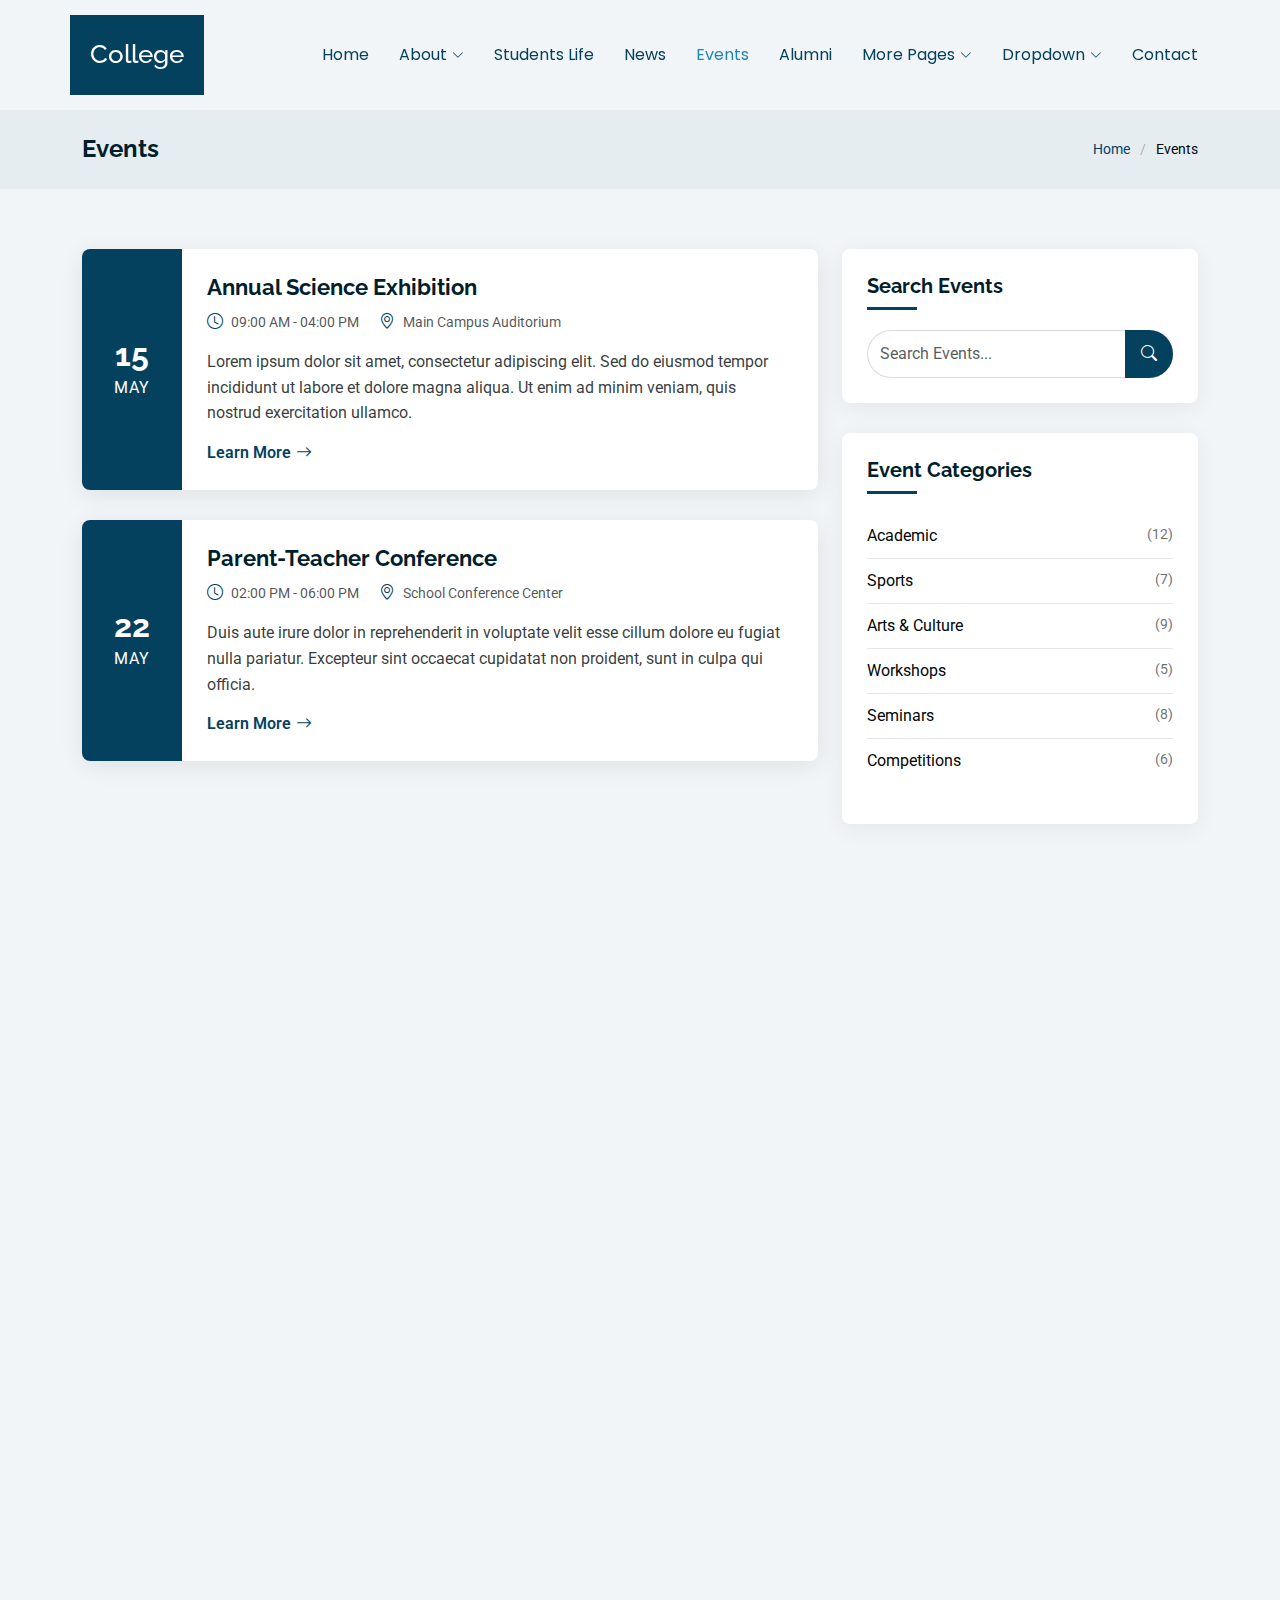
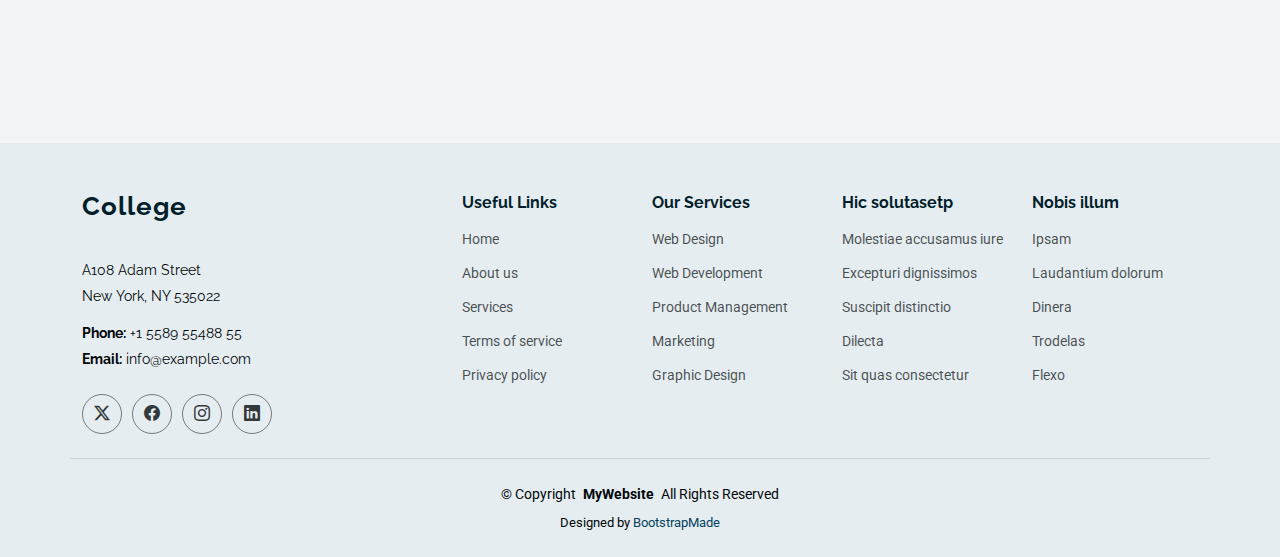
<file: public/events.html>
<!DOCTYPE html>
<html lang="en">

<head>
  <meta charset="utf-8">
  <meta content="width=device-width, initial-scale=1.0" name="viewport">
  <title>Events - College Bootstrap Template</title>
  <meta name="description" content="">
  <meta name="keywords" content="">

  <!-- Favicons -->
  <link href="assets/img/favicon.png" rel="icon">
  <link href="assets/img/apple-touch-icon.png" rel="apple-touch-icon">

  <!-- Fonts -->
  <link href="https://fonts.googleapis.com" rel="preconnect">
  <link href="https://fonts.gstatic.com" rel="preconnect" crossorigin>
  <link href="https://fonts.googleapis.com/css2?family=Roboto:ital,wght@0,100;0,300;0,400;0,500;0,700;0,900;1,100;1,300;1,400;1,500;1,700;1,900&family=Poppins:ital,wght@0,100;0,200;0,300;0,400;0,500;0,600;0,700;0,800;0,900;1,100;1,200;1,300;1,400;1,500;1,600;1,700;1,800;1,900&family=Raleway:ital,wght@0,100;0,200;0,300;0,400;0,500;0,600;0,700;0,800;0,900;1,100;1,200;1,300;1,400;1,500;1,600;1,700;1,800;1,900&display=swap" rel="stylesheet">

  <!-- Vendor CSS Files -->
  <link href="assets/vendor/bootstrap/css/bootstrap.min.css" rel="stylesheet">
  <link href="assets/vendor/bootstrap-icons/bootstrap-icons.css" rel="stylesheet">
  <link href="assets/vendor/aos/aos.css" rel="stylesheet">
  <link href="assets/vendor/swiper/swiper-bundle.min.css" rel="stylesheet">
  <link href="assets/vendor/glightbox/css/glightbox.min.css" rel="stylesheet">

  <!-- Main CSS File -->
  <link href="assets/css/main.css" rel="stylesheet">

  <!-- =======================================================
  * Template Name: College
  * Template URL: https://bootstrapmade.com/college-bootstrap-education-template/
  * Updated: Jun 19 2025 with Bootstrap v5.3.6
  * Author: BootstrapMade.com
  * License: https://bootstrapmade.com/license/
  ======================================================== -->
</head>

<body class="events-page">

  <header id="header" class="header d-flex align-items-center sticky-top">
    <div class="header-container container-fluid container-xl position-relative d-flex align-items-center justify-content-end">

      <a href="index.html" class="logo d-flex align-items-center me-auto">
        <!-- Uncomment the line below if you also wish to use an image logo -->
        <!-- <img src="assets/img/logo.webp" alt=""> -->
        <h1 class="sitename">College</h1>
      </a>

      <nav id="navmenu" class="navmenu">
        <ul>
          <li><a href="index.html">Home</a></li>
          <li class="dropdown"><a href="about.html"><span>About</span> <i class="bi bi-chevron-down toggle-dropdown"></i></a>
            <ul>
              <li><a href="about.html">About Us</a></li>
              <li><a href="admissions.html">Admissions</a></li>
              <li><a href="academics.html">Academics</a></li>
              <li><a href="faculty-staff.html">Faculty &amp; Staff</a></li>
              <li><a href="campus-facilities.html">Campus &amp; Facilities</a></li>
            </ul>
          </li>

          <li><a href="students-life.html">Students Life</a></li>
          <li><a href="news.html">News</a></li>
          <li><a href="events.html" class="active">Events</a></li>
          <li><a href="alumni.html">Alumni</a></li>
          <li class="dropdown"><a href="#"><span>More Pages</span> <i class="bi bi-chevron-down toggle-dropdown"></i></a>
            <ul>
              <li><a href="news-details.html">News Details</a></li>
              <li><a href="event-details.html">Event Details</a></li>
              <li><a href="privacy.html">Privacy</a></li>
              <li><a href="terms-of-service.html">Terms of Service</a></li>
              <li><a href="404.html">Error 404</a></li>
              <li><a href="starter-page.html">Starter Page</a></li>
            </ul>
          </li>

          <li class="dropdown"><a href="#"><span>Dropdown</span> <i class="bi bi-chevron-down toggle-dropdown"></i></a>
            <ul>
              <li><a href="#">Dropdown 1</a></li>
              <li class="dropdown"><a href="#"><span>Deep Dropdown</span> <i class="bi bi-chevron-down toggle-dropdown"></i></a>
                <ul>
                  <li><a href="#">Deep Dropdown 1</a></li>
                  <li><a href="#">Deep Dropdown 2</a></li>
                  <li><a href="#">Deep Dropdown 3</a></li>
                  <li><a href="#">Deep Dropdown 4</a></li>
                  <li><a href="#">Deep Dropdown 5</a></li>
                </ul>
              </li>
              <li><a href="#">Dropdown 2</a></li>
              <li><a href="#">Dropdown 3</a></li>
              <li><a href="#">Dropdown 4</a></li>
            </ul>
          </li>
          <li><a href="contact.html">Contact</a></li>
        </ul>
        <i class="mobile-nav-toggle d-xl-none bi bi-list"></i>
      </nav>

    </div>
  </header>

  <main class="main">

    <!-- Page Title -->
    <div class="page-title light-background">
      <div class="container d-lg-flex justify-content-between align-items-center">
        <h1 class="mb-2 mb-lg-0">Events</h1>
        <nav class="breadcrumbs">
          <ol>
            <li><a href="index.html">Home</a></li>
            <li class="current">Events</li>
          </ol>
        </nav>
      </div>
    </div><!-- End Page Title -->

    <!-- Events Extended Section -->
    <section id="events-extended" class="events-extended section">

      <div class="container" data-aos="fade-up" data-aos-delay="100">

        <div class="row">
          <div class="col-lg-8">
            <!-- Events List -->
            <div class="events-list">
              <!-- Event Item 1 -->
              <div class="event-item" data-aos="fade-up">
                <div class="event-date">
                  <span class="day">15</span>
                  <span class="month">May</span>
                </div>
                <div class="event-content">
                  <h3 class="event-title">Annual Science Exhibition</h3>
                  <div class="event-meta">
                    <span><i class="bi bi-clock"></i> 09:00 AM - 04:00 PM</span>
                    <span><i class="bi bi-geo-alt"></i> Main Campus Auditorium</span>
                  </div>
                  <p class="event-description">Lorem ipsum dolor sit amet, consectetur adipiscing elit. Sed do eiusmod tempor incididunt ut labore et dolore magna aliqua. Ut enim ad minim veniam, quis nostrud exercitation ullamco.</p>
                  <a href="#" class="btn-event-details">Learn More <i class="bi bi-arrow-right"></i></a>
                </div>
              </div><!-- End Event Item -->

              <!-- Event Item 2 -->
              <div class="event-item" data-aos="fade-up" data-aos-delay="100">
                <div class="event-date">
                  <span class="day">22</span>
                  <span class="month">May</span>
                </div>
                <div class="event-content">
                  <h3 class="event-title">Parent-Teacher Conference</h3>
                  <div class="event-meta">
                    <span><i class="bi bi-clock"></i> 02:00 PM - 06:00 PM</span>
                    <span><i class="bi bi-geo-alt"></i> School Conference Center</span>
                  </div>
                  <p class="event-description">Duis aute irure dolor in reprehenderit in voluptate velit esse cillum dolore eu fugiat nulla pariatur. Excepteur sint occaecat cupidatat non proident, sunt in culpa qui officia.</p>
                  <a href="#" class="btn-event-details">Learn More <i class="bi bi-arrow-right"></i></a>
                </div>
              </div><!-- End Event Item -->

              <!-- Event Item 3 -->
              <div class="event-item" data-aos="fade-up" data-aos-delay="200">
                <div class="event-date">
                  <span class="day">05</span>
                  <span class="month">Jun</span>
                </div>
                <div class="event-content">
                  <h3 class="event-title">Annual Sports Tournament</h3>
                  <div class="event-meta">
                    <span><i class="bi bi-clock"></i> 10:00 AM - 05:00 PM</span>
                    <span><i class="bi bi-geo-alt"></i> Campus Sports Ground</span>
                  </div>
                  <p class="event-description">Ut enim ad minim veniam, quis nostrud exercitation ullamco laboris nisi ut aliquip ex ea commodo consequat. Duis aute irure dolor in reprehenderit in voluptate velit esse.</p>
                  <a href="#" class="btn-event-details">Learn More <i class="bi bi-arrow-right"></i></a>
                </div>
              </div><!-- End Event Item -->

              <!-- Event Item 4 -->
              <div class="event-item" data-aos="fade-up" data-aos-delay="300">
                <div class="event-date">
                  <span class="day">12</span>
                  <span class="month">Jun</span>
                </div>
                <div class="event-content">
                  <h3 class="event-title">Graduation Ceremony 2023</h3>
                  <div class="event-meta">
                    <span><i class="bi bi-clock"></i> 04:00 PM - 07:00 PM</span>
                    <span><i class="bi bi-geo-alt"></i> University Grand Hall</span>
                  </div>
                  <p class="event-description">Sed ut perspiciatis unde omnis iste natus error sit voluptatem accusantium doloremque laudantium, totam rem aperiam, eaque ipsa quae ab illo inventore veritatis et quasi.</p>
                  <a href="#" class="btn-event-details">Learn More <i class="bi bi-arrow-right"></i></a>
                </div>
              </div><!-- End Event Item -->

              <!-- Event Item 5 -->
              <div class="event-item" data-aos="fade-up" data-aos-delay="400">
                <div class="event-date">
                  <span class="day">20</span>
                  <span class="month">Jun</span>
                </div>
                <div class="event-content">
                  <h3 class="event-title">Summer Arts Festival</h3>
                  <div class="event-meta">
                    <span><i class="bi bi-clock"></i> 11:00 AM - 08:00 PM</span>
                    <span><i class="bi bi-geo-alt"></i> Arts Center</span>
                  </div>
                  <p class="event-description">Nemo enim ipsam voluptatem quia voluptas sit aspernatur aut odit aut fugit, sed quia consequuntur magni dolores eos qui ratione voluptatem sequi nesciunt. Neque porro quisquam.</p>
                  <a href="#" class="btn-event-details">Learn More <i class="bi bi-arrow-right"></i></a>
                </div>
              </div><!-- End Event Item -->

              <!-- Pagination -->
              <div class="events-pagination" data-aos="fade-up" data-aos-delay="100">
                <ul class="pagination justify-content-center">
                  <li class="page-item disabled"><a class="page-link" href="#"><i class="bi bi-arrow-left"></i></a></li>
                  <li class="page-item active"><a class="page-link" href="#">1</a></li>
                  <li class="page-item"><a class="page-link" href="#">2</a></li>
                  <li class="page-item"><a class="page-link" href="#">3</a></li>
                  <li class="page-item"><a class="page-link" href="#"><i class="bi bi-arrow-right"></i></a></li>
                </ul>
              </div>
            </div><!-- End Events List -->
          </div>

          <div class="col-lg-4">
            <!-- Sidebar -->
            <div class="events-sidebar">
              <!-- Search Form -->
              <div class="sidebar-item search-form" data-aos="fade-up">
                <h4>Search Events</h4>
                <form action="">
                  <div class="input-group">
                    <input type="text" class="form-control" placeholder="Search Events...">
                    <button class="btn" type="submit"><i class="bi bi-search"></i></button>
                  </div>
                </form>
              </div><!-- End Search Form -->

              <!-- Categories -->
              <div class="sidebar-item categories" data-aos="fade-up" data-aos-delay="100">
                <h4>Event Categories</h4>
                <ul class="list-unstyled">
                  <li><a href="#">Academic <span>(12)</span></a></li>
                  <li><a href="#">Sports <span>(7)</span></a></li>
                  <li><a href="#">Arts &amp; Culture <span>(9)</span></a></li>
                  <li><a href="#">Workshops <span>(5)</span></a></li>
                  <li><a href="#">Seminars <span>(8)</span></a></li>
                  <li><a href="#">Competitions <span>(6)</span></a></li>
                </ul>
              </div><!-- End Categories -->

              <!-- Upcoming Events -->
              <div class="sidebar-item upcoming-events" data-aos="fade-up" data-aos-delay="200">
                <h4>Upcoming Featured Events</h4>
                <div class="featured-event">
                  <img src="assets/img/education/events-5.webp" alt="Event" class="img-fluid">
                  <div class="featured-event-details">
                    <h5>Summer Leadership Camp</h5>
                    <span class="event-date"><i class="bi bi-calendar"></i> July 10-15, 2023</span>
                    <a href="#" class="btn-sm btn-register">Register Now</a>
                  </div>
                </div>
              </div><!-- End Upcoming Events -->

              <!-- Event Calendar -->
              <div class="sidebar-item event-calendar" data-aos="fade-up" data-aos-delay="300">
                <h4>Event Calendar</h4>
                <div class="calendar-widget">
                  <div class="calendar-header">
                    <h5>May 2023</h5>
                    <div class="calendar-nav">
                      <a href="#" class="prev-month"><i class="bi bi-chevron-left"></i></a>
                      <a href="#" class="next-month"><i class="bi bi-chevron-right"></i></a>
                    </div>
                  </div>
                  <table class="calendar-table">
                    <thead>
                      <tr>
                        <th>S</th>
                        <th>M</th>
                        <th>T</th>
                        <th>W</th>
                        <th>T</th>
                        <th>F</th>
                        <th>S</th>
                      </tr>
                    </thead>
                    <tbody>
                      <tr>
                        <td></td>
                        <td>1</td>
                        <td>2</td>
                        <td>3</td>
                        <td>4</td>
                        <td>5</td>
                        <td>6</td>
                      </tr>
                      <tr>
                        <td>7</td>
                        <td>8</td>
                        <td>9</td>
                        <td>10</td>
                        <td>11</td>
                        <td>12</td>
                        <td>13</td>
                      </tr>
                      <tr>
                        <td>14</td>
                        <td class="has-event">15</td>
                        <td>16</td>
                        <td>17</td>
                        <td>18</td>
                        <td>19</td>
                        <td>20</td>
                      </tr>
                      <tr>
                        <td>21</td>
                        <td class="has-event">22</td>
                        <td>23</td>
                        <td>24</td>
                        <td>25</td>
                        <td>26</td>
                        <td>27</td>
                      </tr>
                      <tr>
                        <td>28</td>
                        <td>29</td>
                        <td>30</td>
                        <td>31</td>
                        <td></td>
                        <td></td>
                        <td></td>
                      </tr>
                    </tbody>
                  </table>
                </div>
              </div><!-- End Event Calendar -->
            </div><!-- End Sidebar -->
          </div>
        </div>

      </div>

    </section><!-- /Events Extended Section -->

  </main>

  <footer id="footer" class="footer position-relative light-background">

    <div class="container footer-top">
      <div class="row gy-4">
        <div class="col-lg-4 col-md-6 footer-about">
          <a href="index.html" class="logo d-flex align-items-center">
            <span class="sitename">College</span>
          </a>
          <div class="footer-contact pt-3">
            <p>A108 Adam Street</p>
            <p>New York, NY 535022</p>
            <p class="mt-3"><strong>Phone:</strong> <span>+1 5589 55488 55</span></p>
            <p><strong>Email:</strong> <span>info@example.com</span></p>
          </div>
          <div class="social-links d-flex mt-4">
            <a href=""><i class="bi bi-twitter-x"></i></a>
            <a href=""><i class="bi bi-facebook"></i></a>
            <a href=""><i class="bi bi-instagram"></i></a>
            <a href=""><i class="bi bi-linkedin"></i></a>
          </div>
        </div>

        <div class="col-lg-2 col-md-3 footer-links">
          <h4>Useful Links</h4>
          <ul>
            <li><a href="#">Home</a></li>
            <li><a href="#">About us</a></li>
            <li><a href="#">Services</a></li>
            <li><a href="#">Terms of service</a></li>
            <li><a href="#">Privacy policy</a></li>
          </ul>
        </div>

        <div class="col-lg-2 col-md-3 footer-links">
          <h4>Our Services</h4>
          <ul>
            <li><a href="#">Web Design</a></li>
            <li><a href="#">Web Development</a></li>
            <li><a href="#">Product Management</a></li>
            <li><a href="#">Marketing</a></li>
            <li><a href="#">Graphic Design</a></li>
          </ul>
        </div>

        <div class="col-lg-2 col-md-3 footer-links">
          <h4>Hic solutasetp</h4>
          <ul>
            <li><a href="#">Molestiae accusamus iure</a></li>
            <li><a href="#">Excepturi dignissimos</a></li>
            <li><a href="#">Suscipit distinctio</a></li>
            <li><a href="#">Dilecta</a></li>
            <li><a href="#">Sit quas consectetur</a></li>
          </ul>
        </div>

        <div class="col-lg-2 col-md-3 footer-links">
          <h4>Nobis illum</h4>
          <ul>
            <li><a href="#">Ipsam</a></li>
            <li><a href="#">Laudantium dolorum</a></li>
            <li><a href="#">Dinera</a></li>
            <li><a href="#">Trodelas</a></li>
            <li><a href="#">Flexo</a></li>
          </ul>
        </div>

      </div>
    </div>

    <div class="container copyright text-center mt-4">
      <p>© <span>Copyright</span> <strong class="px-1 sitename">MyWebsite</strong> <span>All Rights Reserved</span></p>
      <div class="credits">
        <!-- All the links in the footer should remain intact. -->
        <!-- You can delete the links only if you've purchased the pro version. -->
        <!-- Licensing information: https://bootstrapmade.com/license/ -->
        <!-- Purchase the pro version with working PHP/AJAX contact form: [buy-url] -->
        Designed by <a href="https://bootstrapmade.com/">BootstrapMade</a>
      </div>
    </div>

  </footer>

  <!-- Scroll Top -->
  <a href="#" id="scroll-top" class="scroll-top d-flex align-items-center justify-content-center"><i class="bi bi-arrow-up-short"></i></a>

  <!-- Preloader -->
  <div id="preloader"></div>

  <!-- Vendor JS Files -->
  <script src="assets/vendor/bootstrap/js/bootstrap.bundle.min.js"></script>
  <script src="assets/vendor/php-email-form/validate.js"></script>
  <script src="assets/vendor/aos/aos.js"></script>
  <script src="assets/vendor/swiper/swiper-bundle.min.js"></script>
  <script src="assets/vendor/purecounter/purecounter_vanilla.js"></script>
  <script src="assets/vendor/imagesloaded/imagesloaded.pkgd.min.js"></script>
  <script src="assets/vendor/isotope-layout/isotope.pkgd.min.js"></script>
  <script src="assets/vendor/glightbox/js/glightbox.min.js"></script>

  <!-- Main JS File -->
  <script src="assets/js/main.js"></script>

</body>

</html>
</file>
<file: public/assets/css/main.css>
/**
* Template Name: College
* Template URL: https://bootstrapmade.com/college-bootstrap-education-template/
* Updated: Jun 19 2025 with Bootstrap v5.3.6
* Author: BootstrapMade.com
* License: https://bootstrapmade.com/license/
*/

@charset "UTF-8";

/*--------------------------------------------------------------
# Font & Color Variables
# Help: https://bootstrapmade.com/color-system/
--------------------------------------------------------------*/
/* Fonts */
:root {
  --default-font: "Roboto",  system-ui, -apple-system, "Segoe UI", Roboto, "Helvetica Neue", Arial, "Noto Sans", "Liberation Sans", sans-serif, "Apple Color Emoji", "Segoe UI Emoji", "Segoe UI Symbol", "Noto Color Emoji";
  --heading-font: "Raleway",  sans-serif;
  --nav-font: "Poppins",  sans-serif;
}

/* Global Colors - The following color variables are used throughout the website. Updating them here will change the color scheme of the entire website */
:root { 
  --background-color: #f1f5f7; /* Background color for the entire website, including individual sections */
  --default-color: #010608; /* Default color used for the majority of the text content across the entire website */
  --heading-color: #011e2c; /* Color for headings, subheadings and title throughout the website */
  --accent-color: #04415f; /* Accent color that represents your brand on the website. It's used for buttons, links, and other elements that need to stand out */
  --surface-color: #ffffff; /* The surface color is used as a background of boxed elements within sections, such as cards, icon boxes, or other elements that require a visual separation from the global background. */
  --contrast-color: #ffffff; /* Contrast color for text, ensuring readability against backgrounds of accent, heading, or default colors. */
}

/* Nav Menu Colors - The following color variables are used specifically for the navigation menu. They are separate from the global colors to allow for more customization options */
:root {
  --nav-color: #04415f;  /* The default color of the main navmenu links */
  --nav-hover-color: #2086b8; /* Applied to main navmenu links when they are hovered over or active */
  --nav-mobile-background-color: #ffffff; /* Used as the background color for mobile navigation menu */
  --nav-dropdown-background-color: #ffffff; /* Used as the background color for dropdown items that appear when hovering over primary navigation items */
  --nav-dropdown-color: #010608; /* Used for navigation links of the dropdown items in the navigation menu. */
  --nav-dropdown-hover-color: #04415f; /* Similar to --nav-hover-color, this color is applied to dropdown navigation links when they are hovered over. */
}

/* Color Presets - These classes override global colors when applied to any section or element, providing reuse of the sam color scheme. */

.light-background {
  --background-color: #e6edf0;
  --surface-color: #ffffff;
}

.dark-background {
  --background-color: #060606;
  --default-color: #ffffff;
  --heading-color: #ffffff;
  --surface-color: #252525;
  --contrast-color: #ffffff;
}

/* Smooth scroll */
:root {
  scroll-behavior: smooth;
}

/*--------------------------------------------------------------
# General Styling & Shared Classes
--------------------------------------------------------------*/
body {
  color: var(--default-color);
  background-color: var(--background-color);
  font-family: var(--default-font);
}

a {
  color: var(--accent-color);
  text-decoration: none;
  transition: 0.3s;
}

a:hover {
  color: color-mix(in srgb, var(--accent-color), transparent 25%);
  text-decoration: none;
}

h1,
h2,
h3,
h4,
h5,
h6 {
  color: var(--heading-color);
  font-family: var(--heading-font);
}

/* PHP Email Form Messages
------------------------------*/
.php-email-form .error-message {
  display: none;
  background: #df1529;
  color: #ffffff;
  text-align: left;
  padding: 15px;
  margin-bottom: 24px;
  font-weight: 600;
}

.php-email-form .sent-message {
  display: none;
  color: #ffffff;
  background: #059652;
  text-align: center;
  padding: 15px;
  margin-bottom: 24px;
  font-weight: 600;
}

.php-email-form .loading {
  display: none;
  background: var(--surface-color);
  text-align: center;
  padding: 15px;
  margin-bottom: 24px;
}

.php-email-form .loading:before {
  content: "";
  display: inline-block;
  border-radius: 50%;
  width: 24px;
  height: 24px;
  margin: 0 10px -6px 0;
  border: 3px solid var(--accent-color);
  border-top-color: var(--surface-color);
  animation: php-email-form-loading 1s linear infinite;
}

@keyframes php-email-form-loading {
  0% {
    transform: rotate(0deg);
  }

  100% {
    transform: rotate(360deg);
  }
}

/*--------------------------------------------------------------
# Global Header
--------------------------------------------------------------*/
.header {
  --background-color: rgba(255, 255, 255, 0);
  --default-color: #ffffff;
  --heading-color: #ffffff;
  color: var(--default-color);
  background-color: var(--background-color);
  padding: 15px 0;
  transition: all 0.5s;
  z-index: 997;
}

.header .header-container {
  background: color-mix(in srgb, var(--default-color), transparent 97%);
  transition: all 0.5s;
  position: relative;
  padding-top: 10px;
  padding-bottom: 10px;
}

.header .logo {
  background: var(--accent-color);
  position: absolute;
  inset: 0 auto 0 0;
  padding: 0 20px;
}

.header .logo img {
  max-height: 40px;
  margin-right: 8px;
}

.header .logo h1 {
  font-size: 26px;
  margin: 0;
  font-weight: 500;
  color: var(--contrast-color);
}

@media (max-width: 1200px) {
  .header .logo {
    order: 1;
  }

  .header .navmenu {
    order: 3;
  }
}

.scrolled .header {
  box-shadow: 0px 0 18px rgba(0, 0, 0, 0.1);
}

/* Global Header on Scroll
------------------------------*/
.scrolled .header {
  --background-color: #ffffff;
}

/*--------------------------------------------------------------
# Navigation Menu
--------------------------------------------------------------*/
/* Navmenu - Desktop */
@media (min-width: 1200px) {
  .navmenu {
    padding: 0;
  }

  .navmenu ul {
    margin: 0;
    padding: 0;
    display: flex;
    list-style: none;
    align-items: center;
  }

  .navmenu li {
    position: relative;
  }

  .navmenu a,
  .navmenu a:focus {
    color: var(--nav-color);
    padding: 18px 15px;
    font-size: 16px;
    font-family: var(--nav-font);
    font-weight: 400;
    display: flex;
    align-items: center;
    justify-content: space-between;
    white-space: nowrap;
    transition: 0.3s;
  }

  .navmenu a i,
  .navmenu a:focus i {
    font-size: 12px;
    line-height: 0;
    margin-left: 5px;
    transition: 0.3s;
  }

  .navmenu li:last-child a {
    padding-right: 0;
  }

  .navmenu li:hover>a,
  .navmenu .active,
  .navmenu .active:focus {
    color: var(--nav-hover-color);
  }

  .navmenu .dropdown ul {
    margin: 0;
    padding: 10px 0;
    background: var(--nav-dropdown-background-color);
    display: block;
    position: absolute;
    visibility: hidden;
    left: 14px;
    top: 130%;
    opacity: 0;
    transition: 0.3s;
    border-radius: 4px;
    z-index: 99;
    box-shadow: 0px 0px 30px rgba(0, 0, 0, 0.1);
  }

  .navmenu .dropdown ul li {
    min-width: 200px;
  }

  .navmenu .dropdown ul a {
    padding: 10px 20px;
    font-size: 15px;
    text-transform: none;
    color: var(--nav-dropdown-color);
  }

  .navmenu .dropdown ul a i {
    font-size: 12px;
  }

  .navmenu .dropdown ul a:hover,
  .navmenu .dropdown ul .active:hover,
  .navmenu .dropdown ul li:hover>a {
    color: var(--nav-dropdown-hover-color);
  }

  .navmenu .dropdown:hover>ul {
    opacity: 1;
    top: 100%;
    visibility: visible;
  }

  .navmenu .dropdown .dropdown ul {
    top: 0;
    left: -90%;
    visibility: hidden;
  }

  .navmenu .dropdown .dropdown:hover>ul {
    opacity: 1;
    top: 0;
    left: -100%;
    visibility: visible;
  }
}

/* Navmenu - Mobile */
@media (max-width: 1199px) {
  .mobile-nav-toggle {
    color: var(--nav-color);
    font-size: 28px;
    line-height: 0;
    margin-right: 10px;
    cursor: pointer;
    transition: color 0.3s;
  }

  .navmenu {
    padding: 0;
    z-index: 9997;
  }

  .navmenu ul {
    display: none;
    list-style: none;
    position: absolute;
    inset: 60px 20px 20px 20px;
    padding: 10px 0;
    margin: 0;
    border-radius: 6px;
    background-color: var(--nav-mobile-background-color);
    overflow-y: auto;
    transition: 0.3s;
    z-index: 9998;
    box-shadow: 0px 0px 30px rgba(0, 0, 0, 0.1);
  }

  .navmenu a,
  .navmenu a:focus {
    color: var(--nav-dropdown-color);
    padding: 10px 20px;
    font-family: var(--nav-font);
    font-size: 17px;
    font-weight: 500;
    display: flex;
    align-items: center;
    justify-content: space-between;
    white-space: nowrap;
    transition: 0.3s;
  }

  .navmenu a i,
  .navmenu a:focus i {
    font-size: 12px;
    line-height: 0;
    margin-left: 5px;
    width: 30px;
    height: 30px;
    display: flex;
    align-items: center;
    justify-content: center;
    border-radius: 50%;
    transition: 0.3s;
    background-color: color-mix(in srgb, var(--accent-color), transparent 90%);
  }

  .navmenu a i:hover,
  .navmenu a:focus i:hover {
    background-color: var(--accent-color);
    color: var(--contrast-color);
  }

  .navmenu a:hover,
  .navmenu .active,
  .navmenu .active:focus {
    color: var(--nav-dropdown-hover-color);
  }

  .navmenu .active i,
  .navmenu .active:focus i {
    background-color: var(--accent-color);
    color: var(--contrast-color);
    transform: rotate(180deg);
  }

  .navmenu .dropdown ul {
    position: static;
    display: none;
    z-index: 99;
    padding: 10px 0;
    margin: 10px 20px;
    background-color: var(--nav-dropdown-background-color);
    border: 1px solid color-mix(in srgb, var(--default-color), transparent 90%);
    box-shadow: none;
    transition: all 0.5s ease-in-out;
  }

  .navmenu .dropdown ul ul {
    background-color: rgba(33, 37, 41, 0.1);
  }

  .navmenu .dropdown>.dropdown-active {
    display: block;
    background-color: rgba(33, 37, 41, 0.03);
  }

  .mobile-nav-active {
    overflow: hidden;
  }

  .mobile-nav-active .mobile-nav-toggle {
    color: #fff;
    position: absolute;
    font-size: 32px;
    top: 15px;
    right: 15px;
    margin-right: 0;
    z-index: 9999;
  }

  .mobile-nav-active .navmenu {
    position: fixed;
    overflow: hidden;
    inset: 0;
    background: rgba(33, 37, 41, 0.8);
    transition: 0.3s;
  }

  .mobile-nav-active .navmenu>ul {
    display: block;
  }
}

/*--------------------------------------------------------------
# Global Footer
--------------------------------------------------------------*/
.footer {
  color: var(--default-color);
  background-color: var(--background-color);
  font-size: 14px;
  position: relative;
}

.footer .footer-top {
  padding-top: 50px;
}

.footer .footer-about .logo {
  line-height: 1;
  margin-bottom: 25px;
}

.footer .footer-about .logo img {
  max-height: 40px;
  margin-right: 6px;
}

.footer .footer-about .logo span {
  color: var(--heading-color);
  font-family: var(--heading-font);
  font-size: 26px;
  font-weight: 700;
  letter-spacing: 1px;
}

.footer .footer-about p {
  font-size: 14px;
  font-family: var(--heading-font);
}

.footer .social-links a {
  display: flex;
  align-items: center;
  justify-content: center;
  width: 40px;
  height: 40px;
  border-radius: 50%;
  border: 1px solid color-mix(in srgb, var(--default-color), transparent 50%);
  font-size: 16px;
  color: color-mix(in srgb, var(--default-color), transparent 20%);
  margin-right: 10px;
  transition: 0.3s;
}

.footer .social-links a:hover {
  color: var(--accent-color);
  border-color: var(--accent-color);
}

.footer h4 {
  font-size: 16px;
  font-weight: bold;
  position: relative;
  padding-bottom: 12px;
}

.footer .footer-links {
  margin-bottom: 30px;
}

.footer .footer-links ul {
  list-style: none;
  padding: 0;
  margin: 0;
}

.footer .footer-links ul i {
  padding-right: 2px;
  font-size: 12px;
  line-height: 0;
}

.footer .footer-links ul li {
  padding: 10px 0;
  display: flex;
  align-items: center;
}

.footer .footer-links ul li:first-child {
  padding-top: 0;
}

.footer .footer-links ul a {
  color: color-mix(in srgb, var(--default-color), transparent 30%);
  display: inline-block;
  line-height: 1;
}

.footer .footer-links ul a:hover {
  color: var(--accent-color);
}

.footer .footer-contact p {
  margin-bottom: 5px;
}

.footer .copyright {
  padding: 25px 0;
  border-top: 1px solid color-mix(in srgb, var(--default-color), transparent 90%);
}

.footer .copyright p {
  margin-bottom: 0;
}

.footer .credits {
  margin-top: 8px;
  font-size: 13px;
}

/*--------------------------------------------------------------
# Preloader
--------------------------------------------------------------*/
#preloader {
  position: fixed;
  inset: 0;
  z-index: 999999;
  overflow: hidden;
  background: var(--background-color);
  transition: all 0.6s ease-out;
}

#preloader:before {
  content: "";
  position: fixed;
  top: calc(50% - 30px);
  left: calc(50% - 30px);
  border: 6px solid #ffffff;
  border-color: var(--accent-color) transparent var(--accent-color) transparent;
  border-radius: 50%;
  width: 60px;
  height: 60px;
  animation: animate-preloader 1.5s linear infinite;
}

@keyframes animate-preloader {
  0% {
    transform: rotate(0deg);
  }

  100% {
    transform: rotate(360deg);
  }
}

/*--------------------------------------------------------------
# Scroll Top Button
--------------------------------------------------------------*/
.scroll-top {
  position: fixed;
  visibility: hidden;
  opacity: 0;
  right: 15px;
  bottom: 15px;
  z-index: 99999;
  background-color: var(--accent-color);
  width: 40px;
  height: 40px;
  border-radius: 4px;
  transition: all 0.4s;
}

.scroll-top i {
  font-size: 24px;
  color: var(--contrast-color);
  line-height: 0;
}

.scroll-top:hover {
  background-color: color-mix(in srgb, var(--accent-color), transparent 20%);
  color: var(--contrast-color);
}

.scroll-top.active {
  visibility: visible;
  opacity: 1;
}

/*--------------------------------------------------------------
# Disable aos animation delay on mobile devices
--------------------------------------------------------------*/
@media screen and (max-width: 768px) {
  [data-aos-delay] {
    transition-delay: 0 !important;
  }
}

/*--------------------------------------------------------------
# Global Page Titles & Breadcrumbs
--------------------------------------------------------------*/
.page-title {
  color: var(--default-color);
  background-color: var(--background-color);
  padding: 25px 0;
  position: relative;
}

.page-title h1 {
  font-size: 24px;
  font-weight: 700;
}

.page-title .breadcrumbs ol {
  display: flex;
  flex-wrap: wrap;
  list-style: none;
  padding: 0;
  margin: 0;
  font-size: 14px;
  font-weight: 400;
}

.page-title .breadcrumbs ol li+li {
  padding-left: 10px;
}

.page-title .breadcrumbs ol li+li::before {
  content: "/";
  display: inline-block;
  padding-right: 10px;
  color: color-mix(in srgb, var(--default-color), transparent 70%);
}

/*--------------------------------------------------------------
# Global Sections
--------------------------------------------------------------*/
section,
.section {
  color: var(--default-color);
  background-color: var(--background-color);
  padding: 60px 0;
  scroll-margin-top: 90px;
  overflow: clip;
}

@media (max-width: 1199px) {

  section,
  .section {
    scroll-margin-top: 66px;
  }
}

/*--------------------------------------------------------------
# Global Section Titles
--------------------------------------------------------------*/
.section-title {
  text-align: center;
  padding-bottom: 60px;
  position: relative;
}

.section-title h2 {
  font-size: 32px;
  font-weight: 700;
  margin-bottom: 20px;
  padding-bottom: 20px;
  position: relative;
}

.section-title h2:before {
  content: "";
  position: absolute;
  display: block;
  width: 160px;
  height: 1px;
  background: color-mix(in srgb, var(--default-color), transparent 60%);
  left: 0;
  right: 0;
  bottom: 1px;
  margin: auto;
}

.section-title h2::after {
  content: "";
  position: absolute;
  display: block;
  width: 60px;
  height: 3px;
  background: var(--accent-color);
  left: 0;
  right: 0;
  bottom: 0;
  margin: auto;
}

.section-title p {
  margin-bottom: 0;
}

/*--------------------------------------------------------------
# Hero Section
--------------------------------------------------------------*/
.hero {
  position: relative;
  overflow: hidden;
  padding: 0px;
}

.hero .hero-wrapper {
  padding: 80px;
}

@media (max-width: 992px) {
  .hero .hero-wrapper {
    padding: 100px 0 60px;
    text-align: center;
  }
}

.hero .hero-wrapper .hero-content h1 {
  font-size: 3.2rem;
  font-weight: 800;
  margin-bottom: 1.5rem;
  line-height: 1.2;
}

@media (max-width: 992px) {
  .hero .hero-wrapper .hero-content h1 {
    font-size: 2.5rem;
  }
}

@media (max-width: 576px) {
  .hero .hero-wrapper .hero-content h1 {
    font-size: 2rem;
  }
}

.hero .hero-wrapper .hero-content p {
  font-size: 1.1rem;
  margin-bottom: 2rem;
  line-height: 1.6;
}

.hero .hero-wrapper .hero-content .stats-row {
  display: flex;
  margin-bottom: 2rem;
}

@media (max-width: 992px) {
  .hero .hero-wrapper .hero-content .stats-row {
    justify-content: center;
    flex-wrap: wrap;
  }
}

.hero .hero-wrapper .hero-content .stats-row .stat-item {
  margin-right: 2.5rem;
}

@media (max-width: 992px) {
  .hero .hero-wrapper .hero-content .stats-row .stat-item {
    margin: 0 1.5rem 1rem;
  }
}

.hero .hero-wrapper .hero-content .stats-row .stat-item .stat-number {
  display: block;
  font-size: 2rem;
  font-weight: 700;
  color: var(--accent-color);
}

.hero .hero-wrapper .hero-content .stats-row .stat-item .stat-label {
  font-size: 0.85rem;
  font-weight: 500;
  text-transform: uppercase;
  letter-spacing: 0.5px;
}

.hero .hero-wrapper .hero-content .action-buttons {
  display: flex;
  gap: 15px;
}

@media (max-width: 992px) {
  .hero .hero-wrapper .hero-content .action-buttons {
    justify-content: center;
    flex-wrap: wrap;
  }
}

.hero .hero-wrapper .hero-content .action-buttons a {
  padding: 14px 28px;
  font-weight: 600;
  border-radius: 8px;
  font-size: 1rem;
  text-align: center;
  transition: all 0.3s ease;
}

@media (max-width: 576px) {
  .hero .hero-wrapper .hero-content .action-buttons a {
    width: 100%;
  }
}

.hero .hero-wrapper .hero-content .action-buttons .btn-primary {
  background: var(--accent-color);
  color: var(--contrast-color);
  box-shadow: 0 4px 15px rgba(0, 0, 0, 0.1);
}

.hero .hero-wrapper .hero-content .action-buttons .btn-primary:hover {
  background: color-mix(in srgb, var(--accent-color), transparent 15%);
  transform: translateY(-3px);
  box-shadow: 0 8px 25px rgba(0, 0, 0, 0.15);
}

.hero .hero-wrapper .hero-content .action-buttons .btn-secondary {
  background: var(--surface-color);
  color: var(--default-color);
  box-shadow: 0 8px 15px rgba(0, 0, 0, 0.05);
}

.hero .hero-wrapper .hero-content .action-buttons .btn-secondary:hover {
  color: var(--heading-color);
  transform: translateY(-3px);
  box-shadow: 0 8px 25px rgba(0, 0, 0, 0.15);
}

.hero .hero-wrapper .hero-media {
  position: relative;
}

@media (max-width: 992px) {
  .hero .hero-wrapper .hero-media {
    margin-top: 3rem;
    max-width: 80%;
    margin-left: auto;
    margin-right: auto;
  }
}

.hero .hero-wrapper .hero-media .main-image {
  border-radius: 20px;
  box-shadow: 0 20px 40px rgba(0, 0, 0, 0.2);
  transform: perspective(1000px) rotateY(-5deg);
  transition: all 0.5s ease;
}

.hero .hero-wrapper .hero-media .main-image:hover {
  transform: perspective(1000px) rotateY(0);
}

.hero .hero-wrapper .hero-media .image-overlay {
  position: absolute;
  bottom: -20px;
  right: -20px;
}

@media (max-width: 992px) {
  .hero .hero-wrapper .hero-media .image-overlay {
    right: 0;
  }
}

.hero .hero-wrapper .hero-media .image-overlay .badge-accredited {
  background: var(--accent-color);
  color: var(--contrast-color);
  padding: 12px 20px;
  border-radius: 50px;
  font-weight: 600;
  display: flex;
  align-items: center;
  gap: 10px;
  box-shadow: 0 8px 15px rgba(0, 0, 0, 0.1);
}

.hero .hero-wrapper .hero-media .image-overlay .badge-accredited i {
  font-size: 1.3rem;
}

.hero .feature-cards-wrapper {
  margin-top: -40px;
  padding-bottom: 40px;
  position: relative;
  z-index: 10;
}

.hero .feature-cards-wrapper .feature-card {
  background: var(--surface-color);
  border-radius: 15px;
  padding: 2rem;
  box-shadow: 0 10px 30px rgba(0, 0, 0, 0.06);
  display: flex;
  align-items: flex-start;
  gap: 1.5rem;
  height: 100%;
  transition: all 0.3s ease;
}

.hero .feature-cards-wrapper .feature-card:hover,
.hero .feature-cards-wrapper .feature-card.active {
  transform: translateY(-10px);
  box-shadow: 0 15px 40px rgba(0, 0, 0, 0.1);
}

.hero .feature-cards-wrapper .feature-card.active {
  background: var(--surface-color);
  border-left: 4px solid var(--accent-color);
}

.hero .feature-cards-wrapper .feature-card.active .feature-icon {
  background: var(--accent-color);
  color: var(--contrast-color);
}

.hero .feature-cards-wrapper .feature-card .feature-icon {
  width: 60px;
  height: 60px;
  background: color-mix(in srgb, var(--heading-color), transparent 90%);
  color: var(--heading-color);
  border-radius: 12px;
  display: flex;
  align-items: center;
  justify-content: center;
  font-size: 1.5rem;
  transition: all 0.3s ease;
}

.hero .feature-cards-wrapper .feature-card .feature-content {
  flex: 1;
}

.hero .feature-cards-wrapper .feature-card .feature-content h3 {
  font-size: 1.25rem;
  margin-bottom: 0.75rem;
  font-weight: 700;
}

.hero .feature-cards-wrapper .feature-card .feature-content p {
  font-size: 0.9rem;
  color: color-mix(in srgb, var(--default-color), transparent 20%);
  margin: 0;
}

.hero .upcoming-event {
  background: var(--heading-color);
  color: var(--contrast-color);
  padding: 0;
  margin: 30px 0 0;
}

.hero .upcoming-event .event-content {
  display: flex;
  align-items: center;
  flex-wrap: wrap;
  padding: 20px;
  position: relative;
  border-radius: 10px;
  overflow: hidden;
}

@media (max-width: 992px) {
  .hero .upcoming-event .event-content {
    flex-direction: column;
    text-align: center;
  }
}

.hero .upcoming-event .event-content>* {
  position: relative;
  z-index: 1;
}

.hero .upcoming-event .event-content .event-date {
  display: flex;
  flex-direction: column;
  background: var(--accent-color);
  color: var(--contrast-color);
  text-align: center;
  padding: 15px;
  border-radius: 8px;
  margin-right: 30px;
  min-width: 100px;
}

@media (max-width: 992px) {
  .hero .upcoming-event .event-content .event-date {
    margin: 0 auto 20px;
  }
}

.hero .upcoming-event .event-content .event-date .day {
  font-size: 2.5rem;
  font-weight: 800;
  line-height: 1;
}

.hero .upcoming-event .event-content .event-date .month {
  font-size: 1rem;
  font-weight: 600;
  text-transform: uppercase;
}

.hero .upcoming-event .event-content .event-info {
  flex: 1;
  margin-right: 30px;
}

@media (max-width: 992px) {
  .hero .upcoming-event .event-content .event-info {
    margin-right: 0;
    margin-bottom: 20px;
  }
}

.hero .upcoming-event .event-content .event-info h3 {
  font-size: 1.6rem;
  color: var(--contrast-color);
  margin-bottom: 10px;
  font-weight: 700;
}

@media (max-width: 576px) {
  .hero .upcoming-event .event-content .event-info h3 {
    font-size: 1.3rem;
  }
}

.hero .upcoming-event .event-content .event-info p {
  font-size: 1rem;
  margin: 0;
}

.hero .upcoming-event .event-content .event-action {
  display: flex;
  flex-direction: column;
  align-items: center;
}

.hero .upcoming-event .event-content .event-action .btn-event {
  background: var(--accent-color);
  color: var(--contrast-color);
  padding: 12px 30px;
  border-radius: 8px;
  font-weight: 600;
  display: inline-block;
  text-transform: uppercase;
  letter-spacing: 1px;
  margin-bottom: 10px;
  transition: all 0.3s ease;
}

.hero .upcoming-event .event-content .event-action .btn-event:hover {
  background: color-mix(in srgb, var(--accent-color), transparent 15%);
  transform: translateY(-3px);
  box-shadow: 0 10px 20px rgba(0, 0, 0, 0.15);
}

.hero .upcoming-event .event-content .event-action .countdown {
  font-size: 0.9rem;
  opacity: 0.8;
}

/*--------------------------------------------------------------
# About Section
--------------------------------------------------------------*/
.about .about-content h2 {
  font-size: 2.5rem;
  margin-bottom: 20px;
  font-weight: 700;
}

.about .about-content h3 {
  color: var(--accent-color);
  font-weight: 600;
  margin-bottom: 10px;
  font-size: 1.1rem;
}

.about .about-content p {
  margin-bottom: 30px;
}

.about .about-content .timeline {
  position: relative;
  margin-top: 40px;
  padding-left: 30px;
}

.about .about-content .timeline:before {
  content: "";
  position: absolute;
  left: 0;
  top: 0;
  height: 100%;
  width: 3px;
  background-color: color-mix(in srgb, var(--accent-color), transparent 70%);
}

.about .about-content .timeline .timeline-item {
  position: relative;
  margin-bottom: 30px;
}

.about .about-content .timeline .timeline-item:last-child {
  margin-bottom: 0;
}

.about .about-content .timeline .timeline-item .timeline-dot {
  position: absolute;
  left: -35px;
  top: 5px;
  width: 16px;
  height: 16px;
  border-radius: 50%;
  background-color: var(--accent-color);
}

.about .about-content .timeline .timeline-item .timeline-content h4 {
  font-weight: 700;
  font-size: 1.25rem;
  margin-bottom: 10px;
  color: var(--heading-color);
}

.about .about-content .timeline .timeline-item .timeline-content p {
  margin-bottom: 0;
}

.about .about-image {
  position: relative;
}

.about .about-image img {
  width: 100%;
  box-shadow: 0 10px 30px rgba(0, 0, 0, 0.1);
}

.about .about-image .mission-vision {
  margin-top: 30px;
  display: grid;
  grid-template-columns: 1fr 1fr;
  gap: 20px;
}

@media (max-width: 768px) {
  .about .about-image .mission-vision {
    grid-template-columns: 1fr;
  }
}

.about .about-image .mission-vision .mission,
.about .about-image .mission-vision .vision {
  background-color: var(--surface-color);
  padding: 25px;
  border-radius: 10px;
  box-shadow: 0 5px 25px rgba(0, 0, 0, 0.05);
}

.about .about-image .mission-vision .mission h3,
.about .about-image .mission-vision .vision h3 {
  font-size: 1.3rem;
  margin-bottom: 15px;
  font-weight: 600;
  position: relative;
  padding-left: 15px;
}

.about .about-image .mission-vision .mission h3:before,
.about .about-image .mission-vision .vision h3:before {
  content: "";
  position: absolute;
  left: 0;
  top: 8px;
  width: 5px;
  height: 20px;
  background-color: var(--accent-color);
  border-radius: 3px;
}

.about .about-image .mission-vision .mission p,
.about .about-image .mission-vision .vision p {
  margin-bottom: 0;
  font-size: 0.95rem;
}

.about .core-values {
  margin-top: 30px;
}

.about .core-values h3 {
  font-size: 1.8rem;
  font-weight: 700;
}

.about .core-values .value-card {
  background-color: var(--surface-color);
  padding: 30px 20px;
  border-radius: 10px;
  text-align: center;
  height: 100%;
  transition: all 0.3s ease;
  box-shadow: 0 5px 15px rgba(0, 0, 0, 0.05);
}

.about .core-values .value-card:hover {
  transform: translateY(-5px);
  box-shadow: 0 10px 25px rgba(0, 0, 0, 0.1);
}

.about .core-values .value-card .value-icon {
  display: inline-flex;
  align-items: center;
  justify-content: center;
  width: 70px;
  height: 70px;
  border-radius: 50%;
  background-color: color-mix(in srgb, var(--accent-color), transparent 90%);
  margin-bottom: 20px;
}

.about .core-values .value-card .value-icon i {
  font-size: 32px;
  color: var(--accent-color);
}

.about .core-values .value-card h4 {
  font-size: 1.2rem;
  margin-bottom: 15px;
  font-weight: 600;
}

.about .core-values .value-card p {
  font-size: 0.95rem;
  margin-bottom: 0;
}

/*--------------------------------------------------------------
# Featured Programs Section
--------------------------------------------------------------*/
.featured-programs .program-banner {
  background-color: var(--surface-color);
  border-radius: 20px;
  overflow: hidden;
  box-shadow: 0 8px 30px 0 color-mix(in srgb, var(--heading-color), transparent 90%);
  transition: transform 0.4s ease, box-shadow 0.4s ease;
}

.featured-programs .program-banner:hover {
  transform: translateY(-5px);
  box-shadow: 0 15px 40px 0 color-mix(in srgb, var(--heading-color), transparent 85%);
}

.featured-programs .banner-image {
  position: relative;
  height: 280px;
  overflow: hidden;
}

.featured-programs .banner-image img {
  width: 100%;
  height: 100%;
  object-fit: cover;
  transition: transform 0.6s ease;
}

.featured-programs .banner-image:hover img {
  transform: scale(1.05);
}

.featured-programs .banner-badge {
  position: absolute;
  top: 20px;
  right: 20px;
  background: linear-gradient(135deg, var(--accent-color), color-mix(in srgb, var(--accent-color), #000 20%));
  color: var(--contrast-color);
  padding: 8px 16px;
  border-radius: 25px;
  font-size: 0.8rem;
  font-weight: 600;
  box-shadow: 0 4px 15px 0 color-mix(in srgb, var(--accent-color), transparent 60%);
}

.featured-programs .banner-info {
  padding: 35px 30px;
}

.featured-programs .banner-info .program-header {
  margin-bottom: 20px;
}

.featured-programs .banner-info .program-header h3 {
  font-size: 1.8rem;
  font-weight: 700;
  margin-bottom: 15px;
  color: var(--heading-color);
}

.featured-programs .banner-info .program-header .program-stats {
  display: flex;
  gap: 25px;
}

.featured-programs .banner-info .program-header .program-stats span {
  font-size: 0.9rem;
  color: color-mix(in srgb, var(--default-color), transparent 30%);
  display: flex;
  align-items: center;
}

.featured-programs .banner-info .program-header .program-stats span i {
  margin-right: 8px;
  color: var(--accent-color);
  font-size: 1rem;
}

.featured-programs .banner-info p {
  color: color-mix(in srgb, var(--default-color), transparent 25%);
  margin-bottom: 25px;
  line-height: 1.7;
}

.featured-programs .banner-info .program-details {
  display: flex;
  gap: 30px;
  margin-bottom: 30px;
}

.featured-programs .banner-info .program-details .detail-item {
  display: flex;
  align-items: center;
}

.featured-programs .banner-info .program-details .detail-item i {
  color: var(--accent-color);
  margin-right: 10px;
  font-size: 1.1rem;
}

.featured-programs .banner-info .program-details .detail-item span {
  color: color-mix(in srgb, var(--heading-color), transparent 20%);
  font-weight: 600;
}

.featured-programs .banner-info .discover-btn {
  display: inline-block;
  background: linear-gradient(135deg, var(--accent-color), color-mix(in srgb, var(--accent-color), #000 15%));
  color: var(--contrast-color);
  padding: 12px 28px;
  border-radius: 30px;
  font-weight: 600;
  transition: all 0.3s ease;
  box-shadow: 0 4px 15px 0 color-mix(in srgb, var(--accent-color), transparent 70%);
}

.featured-programs .banner-info .discover-btn:hover {
  transform: translateY(-2px);
  box-shadow: 0 6px 20px 0 color-mix(in srgb, var(--accent-color), transparent 60%);
  color: var(--contrast-color);
}

.featured-programs .programs-grid {
  height: 100%;
  display: flex;
  align-items: center;
}

.featured-programs .program-item {
  display: flex;
  align-items: center;
  background-color: var(--surface-color);
  padding: 20px;
  border-radius: 15px;
  transition: all 0.3s ease;
  border: 1px solid color-mix(in srgb, var(--heading-color), transparent 90%);
  cursor: pointer;
}

.featured-programs .program-item:hover {
  background-color: color-mix(in srgb, var(--accent-color), transparent 95%);
  border-color: color-mix(in srgb, var(--accent-color), transparent 80%);
  transform: translateX(10px);
}

.featured-programs .program-item:hover .item-arrow i {
  transform: translateX(5px);
  color: var(--accent-color);
}

.featured-programs .program-item .item-icon {
  width: 70px;
  height: 70px;
  border-radius: 12px;
  overflow: hidden;
  margin-right: 20px;
  flex-shrink: 0;
}

.featured-programs .program-item .item-icon img {
  width: 100%;
  height: 100%;
  object-fit: cover;
}

.featured-programs .program-item .item-content {
  flex: 1;
}

.featured-programs .program-item .item-content h4 {
  font-size: 1.1rem;
  font-weight: 600;
  margin-bottom: 8px;
  color: var(--heading-color);
}

.featured-programs .program-item .item-content p {
  color: color-mix(in srgb, var(--default-color), transparent 30%);
  font-size: 0.9rem;
  margin-bottom: 10px;
  line-height: 1.5;
}

.featured-programs .program-item .item-content .meta-info {
  display: flex;
  gap: 15px;
}

.featured-programs .program-item .item-content .meta-info span {
  font-size: 0.8rem;
  color: color-mix(in srgb, var(--accent-color), transparent 20%);
  font-weight: 500;
}

.featured-programs .program-item .item-arrow {
  margin-left: 15px;
}

.featured-programs .program-item .item-arrow i {
  font-size: 1.2rem;
  color: color-mix(in srgb, var(--default-color), transparent 50%);
  transition: all 0.3s ease;
}

@media (max-width: 992px) {
  .featured-programs .row {
    flex-direction: column-reverse;
  }

  .featured-programs .banner-info {
    padding: 25px 20px;
  }

  .featured-programs .banner-info .program-header h3 {
    font-size: 1.5rem;
  }

  .featured-programs .banner-info .program-stats {
    flex-direction: column;
    gap: 10px;
  }

  .featured-programs .banner-info .program-details {
    flex-direction: column;
    gap: 15px;
  }

  .featured-programs .program-item {
    padding: 15px;
  }

  .featured-programs .program-item .item-icon {
    width: 60px;
    height: 60px;
    margin-right: 15px;
  }

  .featured-programs .program-item .item-content h4 {
    font-size: 1rem;
  }
}

@media (max-width: 576px) {
  .featured-programs .banner-image {
    height: 220px;
  }

  .featured-programs .program-item {
    flex-direction: column;
    text-align: center;
  }

  .featured-programs .program-item .item-icon {
    margin-right: 0;
    margin-bottom: 15px;
  }

  .featured-programs .program-item .item-arrow {
    margin-left: 0;
    margin-top: 10px;
  }
}

/*--------------------------------------------------------------
# Students Life Block Section
--------------------------------------------------------------*/
.students-life-block .hero-image-wrapper {
  position: relative;
}

.students-life-block .hero-image-wrapper .main-image {
  border-radius: 20px;
  box-shadow: 0 20px 60px rgba(0, 0, 0, 0.1);
}

.students-life-block .hero-image-wrapper .floating-card {
  position: absolute;
  bottom: 30px;
  right: 30px;
  background: var(--surface-color);
  padding: 1.5rem 2rem;
  border-radius: 16px;
  box-shadow: 0 15px 40px rgba(0, 0, 0, 0.15);
  display: flex;
  align-items: center;
  gap: 1rem;
}

.students-life-block .hero-image-wrapper .floating-card .card-icon {
  width: 50px;
  height: 50px;
  background: linear-gradient(135deg, var(--accent-color), color-mix(in srgb, var(--accent-color), #ff6b6b 30%));
  border-radius: 12px;
  display: flex;
  align-items: center;
  justify-content: center;
}

.students-life-block .hero-image-wrapper .floating-card .card-icon i {
  color: var(--contrast-color);
  font-size: 1.5rem;
}

.students-life-block .hero-image-wrapper .floating-card .card-content {
  display: flex;
  flex-direction: column;
}

.students-life-block .hero-image-wrapper .floating-card .card-content .card-number {
  font-size: 1.5rem;
  font-weight: 700;
  color: var(--heading-color);
  line-height: 1;
}

.students-life-block .hero-image-wrapper .floating-card .card-content .card-label {
  font-size: 0.9rem;
  color: color-mix(in srgb, var(--default-color), transparent 30%);
}

.students-life-block .content-wrapper .section-badge {
  display: inline-block;
  background: color-mix(in srgb, var(--accent-color), transparent 90%);
  color: var(--accent-color);
  padding: 8px 20px;
  border-radius: 25px;
  font-size: 0.9rem;
  font-weight: 600;
  margin-bottom: 1.5rem;
}

.students-life-block .content-wrapper h2 {
  font-size: 2.5rem;
  font-weight: 700;
  line-height: 1.2;
  margin-bottom: 1.5rem;
}

@media (max-width: 768px) {
  .students-life-block .content-wrapper h2 {
    font-size: 2rem;
  }
}

.students-life-block .content-wrapper .lead-text {
  font-size: 1.1rem;
  color: color-mix(in srgb, var(--default-color), transparent 20%);
  margin-bottom: 2rem;
  line-height: 1.6;
}

.students-life-block .info-grid {
  margin-bottom: 2.5rem;
}

.students-life-block .info-grid .info-item {
  display: flex;
  align-items: center;
  gap: 1rem;
  margin-bottom: 1.5rem;
}

.students-life-block .info-grid .info-item .info-icon {
  width: 60px;
  height: 60px;
  background: linear-gradient(135deg, color-mix(in srgb, var(--accent-color), transparent 85%), color-mix(in srgb, var(--accent-color), transparent 95%));
  border-radius: 15px;
  display: flex;
  align-items: center;
  justify-content: center;
  flex-shrink: 0;
}

.students-life-block .info-grid .info-item .info-icon i {
  font-size: 1.5rem;
  color: var(--accent-color);
}

.students-life-block .info-grid .info-item .info-text {
  display: flex;
  flex-direction: column;
  gap: 0.25rem;
}

.students-life-block .info-grid .info-item .info-text strong {
  font-weight: 600;
  color: var(--heading-color);
}

.students-life-block .info-grid .info-item .info-text span {
  font-size: 0.95rem;
  color: color-mix(in srgb, var(--default-color), transparent 30%);
}

.students-life-block .cta-section {
  display: flex;
  align-items: center;
  gap: 2rem;
}

.students-life-block .cta-section .btn-primary {
  background: var(--accent-color);
  color: var(--contrast-color);
  padding: 14px 30px;
  border-radius: 50px;
  font-weight: 600;
  text-decoration: none;
  transition: all 0.3s ease;
  border: 2px solid var(--accent-color);
}

.students-life-block .cta-section .btn-primary:hover {
  background: transparent;
  color: var(--accent-color);
  transform: translateY(-2px);
}

.students-life-block .cta-section .btn-link {
  display: flex;
  align-items: center;
  gap: 0.75rem;
  color: var(--heading-color);
  text-decoration: none;
  font-weight: 600;
  transition: all 0.3s ease;
}

.students-life-block .cta-section .btn-link i {
  font-size: 2rem;
  color: var(--accent-color);
}

.students-life-block .cta-section .btn-link:hover {
  color: var(--accent-color);
  transform: translateX(5px);
}

@media (max-width: 576px) {
  .students-life-block .cta-section {
    flex-direction: column;
    align-items: flex-start;
    gap: 1.5rem;
  }
}

.students-life-block .activities-showcase {
  margin-top: 4rem;
}

.students-life-block .activities-showcase .featured-activity {
  height: 100%;
  border-radius: 20px;
  overflow: hidden;
  position: relative;
}

.students-life-block .activities-showcase .featured-activity .activity-media {
  position: relative;
  height: 400px;
  overflow: hidden;
}

.students-life-block .activities-showcase .featured-activity .activity-media img {
  width: 100%;
  height: 100%;
  object-fit: cover;
  transition: transform 0.5s ease;
}

.students-life-block .activities-showcase .featured-activity .activity-media:hover img {
  transform: scale(1.1);
}

.students-life-block .activities-showcase .featured-activity .activity-media:hover .activity-overlay {
  opacity: 1;
}

.students-life-block .activities-showcase .featured-activity .activity-overlay {
  position: absolute;
  top: 0;
  left: 0;
  right: 0;
  bottom: 0;
  background: linear-gradient(135deg, rgba(0, 0, 0, 0.7), rgba(0, 0, 0, 0.4));
  display: flex;
  align-items: flex-end;
  padding: 2rem;
  opacity: 0;
  transition: opacity 0.3s ease;
}

.students-life-block .activities-showcase .featured-activity .activity-overlay .overlay-content {
  color: var(--contrast-color);
}

.students-life-block .activities-showcase .featured-activity .activity-overlay .overlay-content h4 {
  color: var(--contrast-color);
  font-size: 1.5rem;
  margin-bottom: 0.75rem;
}

.students-life-block .activities-showcase .featured-activity .activity-overlay .overlay-content p {
  margin-bottom: 1rem;
  opacity: 0.9;
}

.students-life-block .activities-showcase .featured-activity .activity-overlay .overlay-content .overlay-btn {
  width: 50px;
  height: 50px;
  background: var(--accent-color);
  border-radius: 50%;
  display: flex;
  align-items: center;
  justify-content: center;
  color: var(--contrast-color);
  text-decoration: none;
  transition: transform 0.3s ease;
}

.students-life-block .activities-showcase .featured-activity .activity-overlay .overlay-content .overlay-btn:hover {
  transform: scale(1.1);
}

.students-life-block .activities-showcase .featured-activity .activity-overlay .overlay-content .overlay-btn i {
  font-size: 1.25rem;
}

.students-life-block .activities-showcase .activities-list {
  height: 100%;
  display: flex;
  flex-direction: column;
  gap: 1.5rem;
}

.students-life-block .activities-showcase .activities-list .activity-item {
  display: flex;
  gap: 1rem;
  background: var(--surface-color);
  padding: 1.25rem;
  border-radius: 16px;
  box-shadow: 0 5px 20px rgba(0, 0, 0, 0.05);
  transition: all 0.3s ease;
}

.students-life-block .activities-showcase .activities-list .activity-item:hover {
  transform: translateY(-3px);
  box-shadow: 0 10px 30px rgba(0, 0, 0, 0.1);
}

.students-life-block .activities-showcase .activities-list .activity-item .activity-thumb {
  width: 80px;
  height: 80px;
  border-radius: 12px;
  overflow: hidden;
  flex-shrink: 0;
}

.students-life-block .activities-showcase .activities-list .activity-item .activity-thumb img {
  width: 100%;
  height: 100%;
  object-fit: cover;
}

.students-life-block .activities-showcase .activities-list .activity-item .activity-info h6 {
  font-weight: 600;
  margin-bottom: 0.5rem;
  color: var(--heading-color);
}

.students-life-block .activities-showcase .activities-list .activity-item .activity-info p {
  font-size: 0.9rem;
  color: color-mix(in srgb, var(--default-color), transparent 30%);
  margin: 0;
  line-height: 1.4;
}

@media (max-width: 991.98px) {
  .students-life-block .hero-image-wrapper .floating-card {
    bottom: 20px;
    right: 20px;
    padding: 1rem 1.5rem;
  }

  .students-life-block .content-wrapper {
    margin-top: 2rem;
  }

  .students-life-block .activities-showcase {
    margin-top: 3rem;
  }

  .students-life-block .activities-showcase .featured-activity .activity-media {
    height: 300px;
  }

  .students-life-block .activities-showcase .activities-list {
    margin-top: 2rem;
  }
}

@media (max-width: 576px) {
  .students-life-block .hero-image-wrapper .floating-card {
    position: static;
    margin-top: 1rem;
  }

  .students-life-block .activities-list .activity-item {
    flex-direction: column;
    text-align: center;
  }

  .students-life-block .activities-list .activity-item .activity-thumb {
    width: 100%;
    height: 150px;
    align-self: center;
  }
}

/*--------------------------------------------------------------
# Testimonials Section
--------------------------------------------------------------*/
.testimonials {
  position: relative;
  overflow: hidden;
  /* Swiper Navigation */
  /* Swiper Pagination */
  /* Responsive Styles */
}

.testimonials .testimonial-slider {
  position: relative;
  padding-bottom: 50px;
}

.testimonials .testimonial-slider .swiper-wrapper {
  height: auto !important;
}

.testimonials .testimonial-item {
  background: linear-gradient(135deg, var(--surface-color) 0%, color-mix(in srgb, var(--surface-color), var(--accent-color) 2%) 100%);
  border-radius: 20px;
  padding: 0;
  height: 100%;
  border: 1px solid color-mix(in srgb, var(--default-color), transparent 90%);
  transition: all 0.4s ease;
  overflow: hidden;
  position: relative;
}

.testimonials .testimonial-item::before {
  content: "";
  position: absolute;
  top: 0;
  left: 0;
  right: 0;
  height: 4px;
  background: linear-gradient(90deg, var(--accent-color), color-mix(in srgb, var(--accent-color), var(--heading-color) 30%));
  transform: scaleX(0);
  transform-origin: left;
  transition: transform 0.4s ease;
}

.testimonials .testimonial-item:hover {
  border-color: var(--accent-color);
}

.testimonials .testimonial-item:hover::before {
  transform: scaleX(1);
}

.testimonials .testimonial-item:hover .testimonial-header img {
  transform: scale(1.05);
}

.testimonials .testimonial-item:hover .quote-icon {
  color: var(--accent-color);
  transform: scale(1.1);
}

.testimonials .testimonial-header {
  position: relative;
  text-align: center;
  padding: 30px 30px 20px;
  background: linear-gradient(135deg, color-mix(in srgb, var(--surface-color), var(--accent-color) 3%) 0%, var(--surface-color) 100%);
}

.testimonials .testimonial-header img {
  width: 80px;
  height: 80px;
  border-radius: 50%;
  object-fit: cover;
  border: 4px solid color-mix(in srgb, var(--accent-color), transparent 70%);
  margin-bottom: 15px;
  transition: all 0.3s ease;
  box-shadow: 0 5px 15px rgba(0, 0, 0, 0.1);
}

.testimonials .testimonial-header .rating {
  display: flex;
  justify-content: center;
  gap: 3px;
}

.testimonials .testimonial-header .rating i {
  color: #ffc107;
  font-size: 0.9rem;
}

.testimonials .testimonial-body {
  padding: 0 30px 20px;
}

.testimonials .testimonial-body p {
  font-size: 1rem;
  line-height: 1.6;
  color: color-mix(in srgb, var(--default-color), transparent 20%);
  margin: 0;
  font-style: italic;
  text-align: center;
  position: relative;
}

.testimonials .testimonial-body p::before,
.testimonials .testimonial-body p::after {
  content: '"';
  font-size: 1.5rem;
  color: var(--accent-color);
  opacity: 0.6;
  font-family: serif;
  position: absolute;
}

.testimonials .testimonial-body p::before {
  top: -5px;
  left: -10px;
}

.testimonials .testimonial-body p::after {
  bottom: -20px;
  right: -5px;
}

.testimonials .testimonial-footer {
  padding: 20px 30px 30px;
  text-align: center;
  position: relative;
}

.testimonials .testimonial-footer h5 {
  font-size: 1.1rem;
  font-weight: 600;
  color: var(--heading-color);
  margin: 0 0 5px;
}

.testimonials .testimonial-footer span {
  font-size: 0.85rem;
  color: color-mix(in srgb, var(--default-color), transparent 40%);
  display: block;
  margin-bottom: 15px;
}

.testimonials .testimonial-footer .quote-icon {
  position: absolute;
  bottom: 15px;
  right: 25px;
  color: color-mix(in srgb, var(--accent-color), transparent 60%);
  font-size: 1.5rem;
  transition: all 0.3s ease;
}

.testimonials .swiper-navigation {
  position: relative;
  margin-top: 25px;
  display: flex;
  justify-content: flex-end;
}

.testimonials .swiper-button-prev,
.testimonials .swiper-button-next {
  position: static;
  width: 45px;
  height: 45px;
  margin: 0 10px;
  background: var(--accent-color);
  border-radius: 50%;
  color: var(--contrast-color);
  font-size: 16px;
  transition: all 0.3s ease;
  display: inline-flex;
  align-items: center;
  justify-content: center;
  box-shadow: 0 4px 15px rgba(0, 0, 0, 0.1);
}

.testimonials .swiper-button-prev:hover,
.testimonials .swiper-button-next:hover {
  background: color-mix(in srgb, var(--accent-color), var(--heading-color) 20%);
  transform: scale(1.05);
}

.testimonials .swiper-button-prev::after,
.testimonials .swiper-button-next::after {
  font-size: 16px;
  font-weight: 600;
}

.testimonials .swiper-pagination {
  position: static;
  margin-top: 30px;
  text-align: center;
}

.testimonials .swiper-pagination .swiper-pagination-bullet {
  width: 12px;
  height: 12px;
  background: color-mix(in srgb, var(--default-color), transparent 70%);
  opacity: 1;
  margin: 0 6px;
  transition: all 0.3s ease;
}

.testimonials .swiper-pagination .swiper-pagination-bullet.swiper-pagination-bullet-active {
  background: var(--accent-color);
  transform: scale(1.2);
}

@media (max-width: 1199px) {
  .testimonials .testimonial-item .testimonial-header {
    padding: 25px 25px 15px;
  }

  .testimonials .testimonial-item .testimonial-header img {
    width: 70px;
    height: 70px;
  }

  .testimonials .testimonial-item .testimonial-body,
  .testimonials .testimonial-item .testimonial-footer {
    padding-left: 25px;
    padding-right: 25px;
  }
}

@media (max-width: 991px) {
  .testimonials .testimonial-item {
    margin-bottom: 30px;
  }
}

@media (max-width: 767px) {
  .testimonials .testimonial-item .testimonial-header {
    padding: 20px 20px 10px;
  }

  .testimonials .testimonial-item .testimonial-header img {
    width: 60px;
    height: 60px;
  }

  .testimonials .testimonial-item .testimonial-header .rating i {
    font-size: 0.8rem;
  }

  .testimonials .testimonial-item .testimonial-body {
    padding: 0 20px 15px;
  }

  .testimonials .testimonial-item .testimonial-body p {
    font-size: 0.95rem;
  }

  .testimonials .testimonial-item .testimonial-footer {
    padding: 15px 20px 20px;
  }

  .testimonials .testimonial-item .testimonial-footer h5 {
    font-size: 1rem;
  }

  .testimonials .testimonial-item .testimonial-footer span {
    font-size: 0.8rem;
  }

  .testimonials .testimonial-item .testimonial-footer .quote-icon {
    font-size: 1.3rem;
    bottom: 10px;
    right: 15px;
  }

  .testimonials .swiper-button-prev,
  .testimonials .swiper-button-next {
    width: 40px;
    height: 40px;
    font-size: 14px;
  }

  .testimonials .swiper-button-prev::after,
  .testimonials .swiper-button-next::after {
    font-size: 14px;
  }
}

@media (max-width: 575px) {
  .testimonials .testimonial-slider {
    padding-bottom: 30px;
  }

  .testimonials .testimonial-item .testimonial-header {
    padding: 15px 15px 10px;
  }

  .testimonials .testimonial-item .testimonial-header img {
    width: 55px;
    height: 55px;
  }

  .testimonials .testimonial-item .testimonial-body {
    padding: 0 15px 10px;
  }

  .testimonials .testimonial-item .testimonial-body p {
    font-size: 0.9rem;
  }

  .testimonials .testimonial-item .testimonial-footer {
    padding: 10px 15px 15px;
  }

  .testimonials .testimonial-item .testimonial-footer h5 {
    font-size: 0.95rem;
  }

  .testimonials .testimonial-item .testimonial-footer .quote-icon {
    font-size: 1.2rem;
  }

  .testimonials .swiper-navigation {
    margin-top: 10px;
  }
}

/*--------------------------------------------------------------
# Stats Section
--------------------------------------------------------------*/
.stats .intro-content {
  margin-bottom: 2rem;
}

.stats .intro-content .section-heading {
  font-size: 2.75rem;
  font-weight: 800;
  margin-bottom: 1.5rem;
  background: linear-gradient(135deg, var(--heading-color), var(--accent-color));
  -webkit-background-clip: text;
  -webkit-text-fill-color: transparent;
  background-clip: text;
}

@media (max-width: 768px) {
  .stats .intro-content .section-heading {
    font-size: 2rem;
  }
}

.stats .intro-content .section-description {
  font-size: 1.2rem;
  line-height: 1.7;
  color: color-mix(in srgb, var(--default-color), transparent 20%);
  max-width: 600px;
  margin: 0 auto;
}

.stats .metric-card {
  background: var(--surface-color);
  border-radius: 1.5rem;
  padding: 2.5rem 2rem;
  height: 100%;
  position: relative;
  overflow: hidden;
  transition: all 0.4s cubic-bezier(0.25, 0.46, 0.45, 0.94);
  border: 1px solid color-mix(in srgb, var(--accent-color), transparent 90%);
}

.stats .metric-card::before {
  content: "";
  position: absolute;
  top: 0;
  left: 0;
  right: 0;
  height: 4px;
  background: linear-gradient(90deg, var(--accent-color), var(--heading-color));
  transform: scaleX(0);
  transform-origin: left;
  transition: transform 0.4s ease;
}

.stats .metric-card:hover {
  transform: translateY(-8px);
  box-shadow: 0 20px 40px color-mix(in srgb, var(--accent-color), transparent 85%);
}

.stats .metric-card:hover::before {
  transform: scaleX(1);
}

.stats .metric-card:hover .metric-icon-wrapper {
  background: linear-gradient(135deg, var(--accent-color), var(--heading-color));
  transform: rotate(360deg);
}

.stats .metric-card:hover .metric-icon-wrapper i {
  color: var(--contrast-color);
}

.stats .metric-card .metric-header {
  display: flex;
  align-items: center;
  justify-content: space-between;
  margin-bottom: 1.5rem;
}

.stats .metric-card .metric-header .metric-icon-wrapper {
  width: 60px;
  height: 60px;
  border-radius: 50%;
  background: color-mix(in srgb, var(--accent-color), transparent 90%);
  display: flex;
  align-items: center;
  justify-content: center;
  transition: all 0.4s ease;
}

.stats .metric-card .metric-header .metric-icon-wrapper i {
  font-size: 1.8rem;
  color: var(--accent-color);
  transition: all 0.4s ease;
}

.stats .metric-card .metric-header .metric-value {
  font-size: 2.75rem;
  font-weight: 900;
  color: var(--heading-color);
  font-family: var(--heading-font);
  line-height: 1;
}

.stats .metric-card .metric-info h4 {
  font-size: 1.25rem;
  font-weight: 700;
  margin-bottom: 0.5rem;
  color: var(--heading-color);
}

.stats .metric-card .metric-info p {
  color: color-mix(in srgb, var(--default-color), transparent 30%);
  font-size: 0.95rem;
  margin-bottom: 0;
  line-height: 1.5;
}

.stats .highlights-section .highlights-content {
  padding-right: 2rem;
}

@media (max-width: 992px) {
  .stats .highlights-section .highlights-content {
    padding-right: 0;
    margin-bottom: 3rem;
  }
}

.stats .highlights-section .highlights-content .highlights-title {
  font-size: 2.25rem;
  font-weight: 700;
  margin-bottom: 1.5rem;
  color: var(--heading-color);
}

@media (max-width: 768px) {
  .stats .highlights-section .highlights-content .highlights-title {
    font-size: 1.8rem;
  }
}

.stats .highlights-section .highlights-content .highlights-text {
  font-size: 1.1rem;
  line-height: 1.8;
  margin-bottom: 2rem;
  color: color-mix(in srgb, var(--default-color), transparent 15%);
}

.stats .highlights-section .highlights-content .highlights-features {
  margin-bottom: 2.5rem;
}

.stats .highlights-section .highlights-content .highlights-features .feature-item {
  display: flex;
  align-items: center;
  margin-bottom: 1rem;
}

.stats .highlights-section .highlights-content .highlights-features .feature-item i {
  color: var(--accent-color);
  font-size: 1.2rem;
  margin-right: 1rem;
}

.stats .highlights-section .highlights-content .highlights-features .feature-item span {
  font-size: 1.05rem;
  font-weight: 500;
  color: var(--default-color);
}

.stats .highlights-section .highlights-content .highlights-cta {
  display: flex;
  gap: 1.25rem;
  flex-wrap: wrap;
}

.stats .highlights-section .highlights-content .highlights-cta .cta-btn {
  display: inline-flex;
  align-items: center;
  padding: 1rem 2rem;
  border-radius: 2rem;
  font-weight: 600;
  text-decoration: none;
  transition: all 0.3s ease;
  font-size: 1rem;
}

.stats .highlights-section .highlights-content .highlights-cta .cta-btn.primary {
  background: linear-gradient(135deg, var(--accent-color), var(--heading-color));
  color: var(--contrast-color);
  border: 2px solid transparent;
}

.stats .highlights-section .highlights-content .highlights-cta .cta-btn.primary:hover {
  transform: translateY(-2px);
  box-shadow: 0 10px 25px color-mix(in srgb, var(--accent-color), transparent 70%);
}

.stats .highlights-section .highlights-content .highlights-cta .cta-btn.secondary {
  background: transparent;
  color: var(--heading-color);
  border: 2px solid var(--heading-color);
}

.stats .highlights-section .highlights-content .highlights-cta .cta-btn.secondary:hover {
  background: var(--heading-color);
  color: var(--contrast-color);
}

.stats .highlights-section .highlights-gallery .gallery-grid {
  display: grid;
  grid-template-columns: 1fr 1fr;
  grid-template-rows: 1fr 1fr;
  gap: 1rem;
  height: 400px;
}

.stats .highlights-section .highlights-gallery .gallery-grid .gallery-item {
  position: relative;
  border-radius: 1rem;
  overflow: hidden;
  cursor: pointer;
}

.stats .highlights-section .highlights-gallery .gallery-grid .gallery-item.large {
  grid-row: 1/3;
}

.stats .highlights-section .highlights-gallery .gallery-grid .gallery-item img {
  width: 100%;
  height: 100%;
  object-fit: cover;
  transition: all 0.5s ease;
}

.stats .highlights-section .highlights-gallery .gallery-grid .gallery-item .gallery-overlay {
  position: absolute;
  bottom: 0;
  left: 0;
  right: 0;
  background: linear-gradient(transparent, rgba(0, 0, 0, 0.8));
  padding: 1.5rem 1rem 1rem;
  transform: translateY(100%);
  transition: all 0.3s ease;
}

.stats .highlights-section .highlights-gallery .gallery-grid .gallery-item .gallery-overlay h5,
.stats .highlights-section .highlights-gallery .gallery-grid .gallery-item .gallery-overlay h6 {
  color: var(--contrast-color);
  margin: 0;
  font-weight: 600;
}

.stats .highlights-section .highlights-gallery .gallery-grid .gallery-item .gallery-overlay h5 {
  font-size: 1.1rem;
}

.stats .highlights-section .highlights-gallery .gallery-grid .gallery-item .gallery-overlay h6 {
  font-size: 0.95rem;
}

.stats .highlights-section .highlights-gallery .gallery-grid .gallery-item:hover img {
  transform: scale(1.05);
}

.stats .highlights-section .highlights-gallery .gallery-grid .gallery-item:hover .gallery-overlay {
  transform: translateY(0);
}

@media (max-width: 768px) {
  .stats .highlights-section .highlights-gallery .gallery-grid {
    grid-template-columns: 1fr;
    grid-template-rows: repeat(3, 200px);
    height: auto;
  }

  .stats .highlights-section .highlights-gallery .gallery-grid .gallery-item.large {
    grid-row: auto;
  }
}

/*--------------------------------------------------------------
# Recent News Section
--------------------------------------------------------------*/
.recent-news .post-item {
  background-color: var(--surface-color);
  border-radius: 8px;
  overflow: hidden;
  box-shadow: 0 0 30px rgba(0, 0, 0, 0.05);
  transition: all 0.3s ease-in-out;
  gap: 24px;
  height: 100%;
}

.recent-news .post-item:hover {
  transform: translateY(-5px);
  box-shadow: 0 0 30px rgba(0, 0, 0, 0.1);
}

.recent-news .post-item:hover .post-title a {
  color: var(--accent-color);
}

.recent-news .post-item:hover .post-img img {
  transform: scale(1.1);
}

.recent-news .post-img {
  flex: 0 0 280px;
  overflow: hidden;
}

.recent-news .post-img img {
  width: 280px;
  height: 100%;
  object-fit: cover;
  transition: 0.3s;
}

.recent-news .post-content {
  padding: 24px 24px 24px 0;
}

.recent-news .category {
  display: inline-block;
  font-size: 14px;
  font-weight: 500;
  padding: 6px 16px;
  margin-bottom: 16px;
  background-color: color-mix(in srgb, var(--accent-color), transparent 90%);
  color: var(--accent-color);
  border-radius: 50px;
  transition: 0.3s;
}

.recent-news .category:hover {
  background-color: var(--accent-color);
  color: var(--contrast-color);
}

.recent-news .post-title {
  margin: 0 0 16px 0;
}

.recent-news .post-title a {
  color: var(--heading-color);
  font-size: 24px;
  font-weight: 700;
  transition: 0.3s;
}

.recent-news .post-title a:hover {
  color: var(--accent-color);
}

.recent-news .post-description {
  color: var(--default-color);
  margin: 0 0 24px 0;
  font-size: 16px;
  line-height: 1.6;
}

.recent-news .post-meta {
  display: flex;
  align-items: center;
  justify-content: space-between;
  padding-top: 24px;
  border-top: 1px solid color-mix(in srgb, var(--default-color), transparent 90%);
}

.recent-news .post-author {
  display: flex;
  align-items: center;
  gap: 12px;
}

.recent-news .post-author img {
  width: 32px;
  height: 32px;
  border-radius: 50%;
}

.recent-news .post-author .author-name {
  font-size: 14px;
  font-weight: 500;
  color: var(--heading-color);
}

.recent-news .post-date {
  font-size: 14px;
  color: color-mix(in srgb, var(--default-color), transparent 30%);
}

@media (max-width: 991px) {
  .recent-news .post-item {
    flex-direction: column;
  }

  .recent-news .post-img {
    flex: 0 0 auto;
  }

  .recent-news .post-img img {
    width: 100%;
    height: 200px;
  }

  .recent-news .post-content {
    padding: 24px;
  }

  .recent-news .post-title a {
    font-size: 20px;
  }
}

/*--------------------------------------------------------------
# Events Section
--------------------------------------------------------------*/
.events .event-item {
  background-color: var(--surface-color);
  border-radius: 16px;
  overflow: hidden;
  box-shadow: 0 8px 25px color-mix(in srgb, var(--default-color), transparent 90%);
  transition: all 0.4s ease;
  height: 100%;
}

.events .event-item:hover {
  transform: translateY(-10px);
  box-shadow: 0 15px 35px color-mix(in srgb, var(--default-color), transparent 85%);
}

.events .event-item .event-image {
  position: relative;
  overflow: hidden;
  height: 200px;
}

.events .event-item .event-image img {
  width: 100%;
  height: 100%;
  object-fit: cover;
  transition: transform 0.4s ease;
}

.events .event-item .event-image:hover img {
  transform: scale(1.05);
}

.events .event-item .event-image .event-date-overlay {
  position: absolute;
  top: 15px;
  right: 15px;
  background: linear-gradient(135deg, var(--accent-color), color-mix(in srgb, var(--accent-color), #ff6b6b 30%));
  color: var(--contrast-color);
  padding: 8px 12px;
  border-radius: 12px;
  text-align: center;
  box-shadow: 0 4px 15px color-mix(in srgb, var(--accent-color), transparent 60%);
}

.events .event-item .event-image .event-date-overlay .date {
  font-size: 0.8rem;
  font-weight: 700;
  line-height: 1.2;
  text-transform: uppercase;
}

.events .event-item .event-details {
  padding: 1.5rem;
}

.events .event-item .event-details .event-category {
  display: flex;
  justify-content: space-between;
  align-items: center;
  margin-bottom: 1rem;
}

.events .event-item .event-details .event-category .badge {
  padding: 0.4rem 0.8rem;
  border-radius: 20px;
  font-size: 0.75rem;
  font-weight: 600;
  text-transform: uppercase;
  letter-spacing: 0.5px;
}

.events .event-item .event-details .event-category .badge.academic {
  background: linear-gradient(45deg, #e3f2fd, #bbdefb);
  color: #0d47a1;
}

.events .event-item .event-details .event-category .badge.sports {
  background: linear-gradient(45deg, #e8f5e8, #c8e6c9);
  color: #2e7d32;
}

.events .event-item .event-details .event-category .badge.arts {
  background: linear-gradient(45deg, #ffebee, #ffcdd2);
  color: #c62828;
}

.events .event-item .event-details .event-category .badge.community {
  background: linear-gradient(45deg, #fff3e0, #ffe0b2);
  color: #e65100;
}

.events .event-item .event-details .event-category .event-time {
  font-size: 0.9rem;
  font-weight: 600;
  color: var(--accent-color);
  background-color: color-mix(in srgb, var(--accent-color), transparent 90%);
  padding: 0.3rem 0.7rem;
  border-radius: 15px;
}

.events .event-item .event-details h3 {
  font-size: 1.25rem;
  font-weight: 700;
  margin-bottom: 0.75rem;
  line-height: 1.3;
  color: var(--heading-color);
}

.events .event-item .event-details p {
  color: color-mix(in srgb, var(--default-color), transparent 30%);
  font-size: 0.9rem;
  line-height: 1.6;
  margin-bottom: 1.25rem;
}

.events .event-item .event-details .event-info {
  margin-bottom: 1.5rem;
}

.events .event-item .event-details .event-info .info-row {
  display: flex;
  align-items: center;
  margin-bottom: 0.5rem;
  font-size: 0.85rem;
  color: color-mix(in srgb, var(--default-color), transparent 35%);
}

.events .event-item .event-details .event-info .info-row i {
  font-size: 1rem;
  color: var(--accent-color);
  margin-right: 0.6rem;
  width: 16px;
}

.events .event-item .event-details .event-footer {
  display: flex;
  justify-content: space-between;
  align-items: center;
}

.events .event-item .event-details .event-footer .register-btn {
  background: linear-gradient(135deg, var(--accent-color), color-mix(in srgb, var(--accent-color), #6c5ce7 20%));
  color: var(--contrast-color);
  padding: 0.6rem 1.4rem;
  border-radius: 25px;
  font-weight: 600;
  font-size: 0.9rem;
  transition: all 0.3s ease;
  box-shadow: 0 4px 15px color-mix(in srgb, var(--accent-color), transparent 70%);
}

.events .event-item .event-details .event-footer .register-btn:hover {
  transform: translateY(-2px);
  box-shadow: 0 6px 20px color-mix(in srgb, var(--accent-color), transparent 60%);
}

.events .event-item .event-details .event-footer .event-share {
  display: flex;
  gap: 0.5rem;
}

.events .event-item .event-details .event-footer .event-share i {
  width: 36px;
  height: 36px;
  display: flex;
  align-items: center;
  justify-content: center;
  border-radius: 50%;
  background-color: color-mix(in srgb, var(--default-color), transparent 92%);
  color: color-mix(in srgb, var(--default-color), transparent 40%);
  transition: all 0.3s ease;
  cursor: pointer;
}

.events .event-item .event-details .event-footer .event-share i:hover {
  background-color: var(--accent-color);
  color: var(--contrast-color);
  transform: scale(1.1);
}

.events .events-navigation {
  margin-top: 3rem;
  padding-top: 2rem;
  border-top: 1px solid color-mix(in srgb, var(--default-color), transparent 90%);
}

.events .events-navigation .filter-tabs {
  display: flex;
  flex-wrap: wrap;
  gap: 0.5rem;
}

.events .events-navigation .filter-tabs .filter-tab {
  padding: 0.6rem 1.2rem;
  border: 2px solid color-mix(in srgb, var(--default-color), transparent 85%);
  background-color: transparent;
  color: color-mix(in srgb, var(--default-color), transparent 30%);
  border-radius: 25px;
  font-weight: 500;
  transition: all 0.3s ease;
  cursor: pointer;
}

.events .events-navigation .filter-tabs .filter-tab:hover {
  border-color: var(--accent-color);
  color: var(--accent-color);
}

.events .events-navigation .filter-tabs .filter-tab.active {
  background-color: var(--accent-color);
  border-color: var(--accent-color);
  color: var(--contrast-color);
}

.events .events-navigation .view-calendar-btn {
  display: inline-flex;
  align-items: center;
  gap: 0.5rem;
  padding: 0.7rem 1.5rem;
  background-color: var(--surface-color);
  color: var(--accent-color);
  border: 2px solid var(--accent-color);
  border-radius: 25px;
  font-weight: 600;
  transition: all 0.3s ease;
}

.events .events-navigation .view-calendar-btn i {
  font-size: 1.1rem;
}

.events .events-navigation .view-calendar-btn:hover {
  background-color: var(--accent-color);
  color: var(--contrast-color);
  transform: translateY(-2px);
}

@media (max-width: 768px) {
  .events .event-item .event-image {
    height: 180px;
  }

  .events .event-item .event-details {
    padding: 1.25rem;
  }

  .events .event-item .event-details .event-category {
    flex-direction: column;
    align-items: flex-start;
    gap: 0.5rem;
  }

  .events .events-navigation .filter-tabs {
    justify-content: center;
    margin-bottom: 1rem;
  }

  .events .events-navigation .view-calendar-btn {
    width: 100%;
    justify-content: center;
  }
}

/*--------------------------------------------------------------
# History Section
--------------------------------------------------------------*/
.history .about-content h2 {
  font-size: 2.5rem;
  margin-bottom: 20px;
  font-weight: 700;
}

.history .about-content h3 {
  color: var(--accent-color);
  font-weight: 600;
  margin-bottom: 10px;
  font-size: 1.1rem;
}

.history .about-content p {
  margin-bottom: 30px;
}

.history .about-content .timeline {
  position: relative;
  margin-top: 40px;
  padding-left: 30px;
}

.history .about-content .timeline:before {
  content: "";
  position: absolute;
  left: 0;
  top: 0;
  height: 100%;
  width: 3px;
  background-color: color-mix(in srgb, var(--accent-color), transparent 70%);
}

.history .about-content .timeline .timeline-item {
  position: relative;
  margin-bottom: 30px;
}

.history .about-content .timeline .timeline-item:last-child {
  margin-bottom: 0;
}

.history .about-content .timeline .timeline-item .timeline-dot {
  position: absolute;
  left: -35px;
  top: 5px;
  width: 16px;
  height: 16px;
  border-radius: 50%;
  background-color: var(--accent-color);
}

.history .about-content .timeline .timeline-item .timeline-content h4 {
  font-weight: 700;
  font-size: 1.25rem;
  margin-bottom: 10px;
  color: var(--heading-color);
}

.history .about-content .timeline .timeline-item .timeline-content p {
  margin-bottom: 0;
}

.history .about-image {
  position: relative;
}

.history .about-image img {
  width: 100%;
  box-shadow: 0 10px 30px rgba(0, 0, 0, 0.1);
}

.history .about-image .mission-vision {
  margin-top: 30px;
  display: grid;
  grid-template-columns: 1fr 1fr;
  gap: 20px;
}

@media (max-width: 768px) {
  .history .about-image .mission-vision {
    grid-template-columns: 1fr;
  }
}

.history .about-image .mission-vision .mission,
.history .about-image .mission-vision .vision {
  background-color: var(--surface-color);
  padding: 25px;
  border-radius: 10px;
  box-shadow: 0 5px 25px rgba(0, 0, 0, 0.05);
}

.history .about-image .mission-vision .mission h3,
.history .about-image .mission-vision .vision h3 {
  font-size: 1.3rem;
  margin-bottom: 15px;
  font-weight: 600;
  position: relative;
  padding-left: 15px;
}

.history .about-image .mission-vision .mission h3:before,
.history .about-image .mission-vision .vision h3:before {
  content: "";
  position: absolute;
  left: 0;
  top: 8px;
  width: 5px;
  height: 20px;
  background-color: var(--accent-color);
  border-radius: 3px;
}

.history .about-image .mission-vision .mission p,
.history .about-image .mission-vision .vision p {
  margin-bottom: 0;
  font-size: 0.95rem;
}

.history .core-values {
  margin-top: 30px;
}

.history .core-values h3 {
  font-size: 1.8rem;
  font-weight: 700;
}

.history .core-values .value-card {
  background-color: var(--surface-color);
  padding: 30px 20px;
  border-radius: 10px;
  text-align: center;
  height: 100%;
  transition: all 0.3s ease;
  box-shadow: 0 5px 15px rgba(0, 0, 0, 0.05);
}

.history .core-values .value-card:hover {
  transform: translateY(-5px);
  box-shadow: 0 10px 25px rgba(0, 0, 0, 0.1);
}

.history .core-values .value-card .value-icon {
  display: inline-flex;
  align-items: center;
  justify-content: center;
  width: 70px;
  height: 70px;
  border-radius: 50%;
  background-color: color-mix(in srgb, var(--accent-color), transparent 90%);
  margin-bottom: 20px;
}

.history .core-values .value-card .value-icon i {
  font-size: 32px;
  color: var(--accent-color);
}

.history .core-values .value-card h4 {
  font-size: 1.2rem;
  margin-bottom: 15px;
  font-weight: 600;
}

.history .core-values .value-card p {
  font-size: 0.95rem;
  margin-bottom: 0;
}

/*--------------------------------------------------------------
# Leadership Section
--------------------------------------------------------------*/
.leadership .intro-wrapper {
  margin-bottom: 5rem;
}

.leadership .subtitle {
  display: block;
  color: var(--accent-color);
  font-size: 1rem;
  font-weight: 600;
  text-transform: uppercase;
  margin-bottom: 1rem;
  letter-spacing: 1px;
}

.leadership .title {
  color: var(--heading-color);
  font-size: 2.5rem;
  font-weight: 700;
  margin-bottom: 1.5rem;
  line-height: 1.3;
}

.leadership .description {
  font-size: 1.05rem;
  line-height: 1.7;
  margin-bottom: 2rem;
}

.leadership .intro-image {
  position: relative;
  border-radius: 12px;
  overflow: hidden;
  box-shadow: 0 20px 40px rgba(0, 0, 0, 0.1);
}

.leadership .intro-image img {
  width: 100%;
  border-radius: 12px;
  transform: scale(1.01);
}

.leadership .intro-image .experience-badge {
  position: absolute;
  bottom: 30px;
  left: -20px;
  background-color: var(--accent-color);
  color: var(--contrast-color);
  padding: 15px 25px;
  border-radius: 8px;
  box-shadow: 0 10px 20px rgba(0, 0, 0, 0.15);
}

.leadership .intro-image .experience-badge .years {
  display: block;
  font-size: 2.2rem;
  font-weight: 700;
  line-height: 1.1;
}

.leadership .intro-image .experience-badge .text {
  display: block;
  font-size: 0.9rem;
  font-weight: 500;
  max-width: 140px;
}

.leadership .highlights {
  display: flex;
  flex-direction: column;
  gap: 1.5rem;
}

.leadership .highlights .highlight-item {
  display: flex;
  gap: 1.25rem;
  align-items: flex-start;
}

.leadership .highlights .highlight-item .icon-box {
  width: 50px;
  height: 50px;
  background-color: color-mix(in srgb, var(--accent-color), transparent 85%);
  border-radius: 8px;
  display: flex;
  align-items: center;
  justify-content: center;
  flex-shrink: 0;
}

.leadership .highlights .highlight-item .icon-box i {
  color: var(--accent-color);
  font-size: 1.5rem;
}

.leadership .highlights .highlight-item .content h4 {
  font-size: 1.1rem;
  font-weight: 600;
  margin-bottom: 0.5rem;
}

.leadership .highlights .highlight-item .content p {
  font-size: 0.95rem;
  line-height: 1.6;
  margin-bottom: 0;
}

.leadership .leadership-section {
  margin-top: 2rem;
}

.leadership .leadership-section .section-header {
  max-width: 700px;
  margin: 0 auto 3rem;
}

.leadership .leadership-section .section-header .description {
  margin-bottom: 0;
}

.leadership .team-card {
  height: 380px;
  margin-bottom: 15px;
  perspective: 1000px;
  border: 1px solid color-mix(in srgb, var(--default-color), transparent 90%);
  border-radius: 12px;
  overflow: hidden;
}

.leadership .team-card .card-inner {
  position: relative;
  width: 100%;
  height: 100%;
  text-align: center;
  overflow: hidden;
}

.leadership .team-card .card-front,
.leadership .team-card .card-back {
  position: absolute;
  width: 100%;
  height: 100%;
  border-radius: 12px;
  overflow: hidden;
}

.leadership .team-card .card-front {
  background-color: var(--surface-color);
  box-shadow: 0 5px 20px rgba(0, 0, 0, 0.08);
  z-index: 1;
}

.leadership .team-card .card-front .member-image {
  height: 280px;
  overflow: hidden;
}

.leadership .team-card .card-front .member-image img {
  width: 100%;
  height: 100%;
  object-fit: cover;
  transition: transform 0.5s;
}

.leadership .team-card .card-front .member-info {
  padding: 15px;
}

.leadership .team-card .card-front .member-info h4 {
  font-size: 1.15rem;
  font-weight: 700;
  margin-bottom: 3px;
}

.leadership .team-card .card-front .member-info p {
  color: var(--accent-color);
  font-size: 0.9rem;
  font-weight: 500;
  margin: 0;
}

.leadership .team-card .card-back {
  background: var(--surface-color);
  display: flex;
  flex-direction: column;
  justify-content: center;
  align-items: center;
  padding: 25px;
  bottom: -100%;
  z-index: 2;
  transition: bottom 0.3s ease-in-out;
}

.leadership .team-card .card-back h4 {
  font-size: 1.25rem;
  margin-bottom: 5px;
}

.leadership .team-card .card-back .position {
  color: color-mix(in srgb, var(--default-color), transparent 20%);
  font-size: 1rem;
  font-weight: 600;
  margin-bottom: 20px;
}

.leadership .team-card .card-back .bio {
  font-size: 0.9rem;
  line-height: 1.6;
  margin-bottom: 20px;
}

.leadership .team-card .card-back .social-links {
  display: flex;
  gap: 10px;
}

.leadership .team-card .card-back .social-links a {
  width: 40px;
  height: 40px;
  display: flex;
  align-items: center;
  justify-content: center;
  background-color: rgba(255, 255, 255, 0.15);
  border-radius: 50%;
  color: var(--contrast-color);
  font-size: 1.1rem;
  transition: all 0.3s;
}

.leadership .team-card .card-back .social-links a:hover {
  background-color: var(--accent-color);
  transform: translateY(-3px);
}

.leadership .team-card:hover .card-back {
  bottom: 0;
}

@media (max-width: 1199px) {
  .leadership .team-card {
    height: 360px;
  }
}

@media (max-width: 991px) {
  .leadership .title {
    font-size: 2.2rem;
  }

  .leadership .intro-image .experience-badge {
    bottom: 20px;
    left: -10px;
    padding: 12px 20px;
  }

  .leadership .intro-image .experience-badge .years {
    font-size: 1.8rem;
  }

  .leadership .intro-image .experience-badge .text {
    font-size: 0.8rem;
  }

  .leadership .team-card {
    height: 380px;
  }
}

@media (max-width: 767px) {
  .leadership .intro-wrapper {
    margin-bottom: 3rem;
  }

  .leadership .title {
    font-size: 1.8rem;
  }

  .leadership .description {
    font-size: 1rem;
  }

  .leadership .highlights .highlight-item .icon-box {
    width: 45px;
    height: 45px;
  }

  .leadership .leadership-section .section-header {
    margin-bottom: 2rem;
  }
}

@media (max-width: 575px) {
  .leadership .team-card {
    height: 360px;
  }
}

/*--------------------------------------------------------------
# Admissions Section
--------------------------------------------------------------*/
.admissions .section-subtitle {
  color: var(--heading-color);
  font-size: 1.6rem;
  margin-bottom: 1.5rem;
  position: relative;
  padding-bottom: 0.8rem;
}

.admissions .section-subtitle:after {
  content: "";
  position: absolute;
  bottom: 0;
  left: 0;
  width: 60px;
  height: 3px;
  background-color: var(--accent-color);
}

.admissions .application-steps {
  background-color: var(--surface-color);
  padding: 2rem;
  border-radius: 10px;
  height: 100%;
  box-shadow: 0 5px 25px rgba(0, 0, 0, 0.05);
}

.admissions .application-steps .steps-wrapper {
  position: relative;
}

.admissions .application-steps .steps-wrapper:before {
  content: "";
  position: absolute;
  left: 23px;
  top: 15px;
  height: calc(100% - 30px);
  width: 2px;
  background-color: color-mix(in srgb, var(--accent-color), transparent 70%);
}

.admissions .application-steps .step-item {
  display: flex;
  gap: 1.5rem;
  margin-bottom: 1.8rem;
  position: relative;
}

.admissions .application-steps .step-item:last-child {
  margin-bottom: 0;
}

.admissions .application-steps .step-number {
  width: 48px;
  height: 48px;
  border-radius: 50%;
  background-color: var(--accent-color);
  color: var(--contrast-color);
  display: flex;
  align-items: center;
  justify-content: center;
  font-weight: 700;
  font-size: 1rem;
  flex-shrink: 0;
  position: relative;
  z-index: 1;
}

.admissions .application-steps .step-content h4 {
  font-size: 1.2rem;
  margin-bottom: 0.5rem;
}

.admissions .application-steps .step-content p {
  margin-bottom: 0;
  font-size: 0.95rem;
  color: color-mix(in srgb, var(--default-color), transparent 25%);
}

.admissions .requirements-card {
  background-color: var(--surface-color);
  padding: 2rem;
  border-radius: 10px;
  height: 100%;
  box-shadow: 0 5px 25px rgba(0, 0, 0, 0.05);
}

.admissions .requirements-card .requirements-list {
  list-style: none;
  padding: 0;
  margin: 0 0 1.5rem;
}

.admissions .requirements-card .requirements-list li {
  display: flex;
  align-items: flex-start;
  margin-bottom: 0.8rem;
}

.admissions .requirements-card .requirements-list li i {
  color: var(--accent-color);
  margin-right: 10px;
  font-size: 1.2rem;
  flex-shrink: 0;
  margin-top: 2px;
}

.admissions .requirements-card .requirements-list li span {
  font-size: 0.95rem;
}

.admissions .requirements-card .special-note {
  display: flex;
  align-items: flex-start;
  background-color: color-mix(in srgb, var(--accent-color), transparent 85%);
  padding: 1rem;
  border-radius: 8px;
}

.admissions .requirements-card .special-note i {
  color: var(--accent-color);
  font-size: 1.2rem;
  margin-right: 10px;
  flex-shrink: 0;
  margin-top: 2px;
}

.admissions .requirements-card .special-note p {
  margin-bottom: 0;
  font-size: 0.9rem;
}

.admissions .tuition-card {
  background-color: var(--surface-color);
  padding: 2rem;
  border-radius: 10px;
  height: 100%;
  box-shadow: 0 5px 25px rgba(0, 0, 0, 0.05);
}

.admissions .tuition-card .tuition-table {
  margin-bottom: 1.5rem;
}

.admissions .tuition-card .tuition-table .table {
  margin-bottom: 0;
}

.admissions .tuition-card .tuition-table .table th {
  background-color: color-mix(in srgb, var(--heading-color), transparent 80%);
  color: var(--heading-color);
  font-weight: 600;
  border-bottom: none;
}

.admissions .tuition-card .tuition-table .table td {
  vertical-align: middle;
  color: var(--default-color);
  background-color: var(--surface-color);
}

.admissions .tuition-card .financial-aid {
  background-color: color-mix(in srgb, var(--accent-color), transparent 85%);
  padding: 1.2rem;
  border-radius: 8px;
}

.admissions .tuition-card .financial-aid h4 {
  font-size: 1.1rem;
  margin-bottom: 0.5rem;
}

.admissions .tuition-card .financial-aid p {
  margin-bottom: 1rem;
  font-size: 0.95rem;
}

.admissions .tuition-card .financial-aid .btn-aid {
  background-color: var(--accent-color);
  color: var(--contrast-color);
  padding: 0.5rem 1rem;
  border-radius: 5px;
  transition: all 0.3s ease;
  font-size: 0.9rem;
}

.admissions .tuition-card .financial-aid .btn-aid:hover {
  background-color: color-mix(in srgb, var(--accent-color), var(--heading-color) 20%);
}

.admissions .contact-form-card {
  background-color: var(--surface-color);
  padding: 2rem;
  border-radius: 10px;
  height: 100%;
  box-shadow: 0 5px 25px rgba(0, 0, 0, 0.05);
}

.admissions .contact-form-card .form-control,
.admissions .contact-form-card .form-select {
  padding: 0.6rem 1rem;
  color: var(--default-color);
  background-color: var(--surface-color);
  font-size: 14px;
  border: 1px solid color-mix(in srgb, var(--default-color), transparent 80%);
  border-radius: 6px;
}

.admissions .contact-form-card .form-control:focus,
.admissions .contact-form-card .form-select:focus {
  box-shadow: 0 0 0 3px color-mix(in srgb, var(--accent-color), transparent 70%);
  border-color: var(--accent-color);
}

.admissions .contact-form-card .form-control::placeholder,
.admissions .contact-form-card .form-select::placeholder {
  color: color-mix(in srgb, var(--default-color), transparent 70%);
}

.admissions .contact-form-card .form-check-input:checked {
  background-color: var(--accent-color);
  border-color: var(--accent-color);
}

.admissions .contact-form-card .form-check-input:focus {
  border-color: var(--accent-color);
  box-shadow: 0 0 0 0.2rem color-mix(in srgb, var(--accent-color), transparent 70%);
}

.admissions .contact-form-card .form-check-label {
  font-size: 0.85rem;
}

.admissions .contact-form-card .loading,
.admissions .contact-form-card .error-message,
.admissions .contact-form-card .sent-message {
  display: none;
  margin-bottom: 15px;
}

.admissions .contact-form-card .btn-request {
  background-color: var(--accent-color);
  color: var(--contrast-color);
  padding: 0.7rem 1.5rem;
  border-radius: 6px;
  transition: all 0.3s ease;
  width: 100%;
}

.admissions .contact-form-card .btn-request:hover {
  background-color: color-mix(in srgb, var(--accent-color), var(--heading-color) 20%);
}

.admissions .deadlines-card {
  background-color: var(--surface-color);
  padding: 2.5rem;
  border-radius: 10px;
  box-shadow: 0 5px 25px rgba(0, 0, 0, 0.05);
}

.admissions .deadlines-card .deadlines-grid {
  display: grid;
  grid-template-columns: repeat(4, 1fr);
  gap: 1.5rem;
}

@media (max-width: 992px) {
  .admissions .deadlines-card .deadlines-grid {
    grid-template-columns: repeat(2, 1fr);
  }
}

@media (max-width: 576px) {
  .admissions .deadlines-card .deadlines-grid {
    grid-template-columns: 1fr;
  }
}

.admissions .deadlines-card .deadline-item {
  text-align: center;
  padding: 1.5rem;
  border-radius: 8px;
  background-color: color-mix(in srgb, var(--heading-color), transparent 95%);
  transition: all 0.3s ease;
}

.admissions .deadlines-card .deadline-item:hover {
  transform: translateY(-5px);
  box-shadow: 0 10px 25px rgba(0, 0, 0, 0.1);
}

.admissions .deadlines-card .deadline-item .deadline-date {
  font-size: 1.2rem;
  font-weight: 700;
  color: var(--accent-color);
  margin-bottom: 0.8rem;
}

.admissions .deadlines-card .deadline-item h4 {
  font-size: 1.1rem;
  margin-bottom: 0.5rem;
}

.admissions .deadlines-card .deadline-item p {
  font-size: 0.9rem;
  margin-bottom: 0;
  color: color-mix(in srgb, var(--default-color), transparent 25%);
}

.admissions .campus-visit {
  padding-bottom: 1rem;
}

.admissions .campus-visit .visit-image {
  position: relative;
  border-radius: 10px;
  overflow: hidden;
}

.admissions .campus-visit .visit-image img {
  border-radius: 10px;
}

.admissions .campus-visit .visit-image .image-caption {
  position: absolute;
  bottom: 0;
  left: 0;
  width: 100%;
  background-color: color-mix(in srgb, var(--heading-color), transparent 30%);
  color: var(--contrast-color);
  padding: 1rem;
  font-size: 0.9rem;
  text-align: center;
}

.admissions .campus-visit .visit-content {
  height: 100%;
  display: flex;
  flex-direction: column;
  justify-content: center;
  padding: 0 1rem;
}

@media (max-width: 992px) {
  .admissions .campus-visit .visit-content {
    margin-top: 2rem;
    padding: 0;
  }
}

.admissions .campus-visit .visit-content h3 {
  font-size: 1.8rem;
  margin-bottom: 1rem;
  color: var(--heading-color);
}

.admissions .campus-visit .visit-content p {
  margin-bottom: 1.2rem;
  font-size: 1rem;
}

.admissions .campus-visit .visit-content .visit-options {
  list-style: none;
  padding: 0;
  margin: 0 0 1.5rem;
}

.admissions .campus-visit .visit-content .visit-options li {
  display: flex;
  align-items: center;
  margin-bottom: 0.7rem;
}

.admissions .campus-visit .visit-content .visit-options li i {
  color: var(--accent-color);
  margin-right: 10px;
}

.admissions .campus-visit .visit-content .btn-schedule {
  background-color: var(--accent-color);
  color: var(--contrast-color);
  padding: 0.8rem 2rem;
  border-radius: 6px;
  transition: all 0.3s ease;
  align-self: flex-start;
  margin-bottom: 1.2rem;
}

.admissions .campus-visit .visit-content .btn-schedule:hover {
  background-color: color-mix(in srgb, var(--accent-color), var(--heading-color) 20%);
  transform: translateY(-3px);
}

.admissions .campus-visit .visit-content .virtual-option {
  display: flex;
  align-items: center;
  gap: 1rem;
}

.admissions .campus-visit .visit-content .virtual-option span {
  font-size: 0.9rem;
  color: color-mix(in srgb, var(--default-color), transparent 25%);
}

.admissions .campus-visit .visit-content .virtual-option .virtual-link {
  display: flex;
  align-items: center;
  gap: 0.5rem;
  color: var(--accent-color);
  font-weight: 500;
}

.admissions .campus-visit .visit-content .virtual-option .virtual-link i {
  transition: 0.3s ease;
}

.admissions .campus-visit .visit-content .virtual-option .virtual-link:hover i {
  transform: translateX(5px);
}

/*--------------------------------------------------------------
# Academics Section
--------------------------------------------------------------*/
.academics .section-heading {
  color: var(--heading-color);
  margin-bottom: 1.5rem;
  font-weight: 700;
}

.academics .lead {
  font-size: 1.2rem;
  margin-bottom: 1.25rem;
}

.academics .btn {
  padding: 0.5rem 1.5rem;
  border-radius: 4px;
  font-weight: 500;
  transition: all 0.3s ease;
}

.academics .btn.btn-primary {
  background-color: var(--accent-color);
  border-color: var(--accent-color);
  color: var(--contrast-color);
}

.academics .btn.btn-primary:hover {
  background-color: color-mix(in srgb, var(--accent-color), #000 10%);
  border-color: color-mix(in srgb, var(--accent-color), #000 10%);
}

.academics .btn.btn-outline {
  border: 1px solid color-mix(in srgb, var(--default-color), transparent 50%);
  color: var(--default-color);
}

.academics .btn.btn-outline:hover {
  background-color: transparent;
  color: var(--accent-color);
  border-color: var(--accent-color);
}

.academics .key-metrics .metric-card {
  background-color: var(--surface-color);
  padding: 1.5rem;
  border-radius: 8px;
  height: 100%;
  box-shadow: 0 5px 15px color-mix(in srgb, var(--heading-color), transparent 93%);
  text-align: center;
  transition: all 0.3s ease;
}

.academics .key-metrics .metric-card:hover {
  transform: translateY(-5px);
}

.academics .key-metrics .metric-card h2 {
  color: var(--accent-color);
  font-size: 2.5rem;
  font-weight: 700;
  margin-bottom: 0.5rem;
}

.academics .key-metrics .metric-card p {
  margin-bottom: 0;
  font-size: 0.9rem;
  color: var(--heading-color);
}

.academics .programs-section,
.academics .faculty-section {
  padding-top: 2rem;
}

.academics .programs-section .section-header,
.academics .faculty-section .section-header {
  margin-bottom: 2rem;
}

.academics .programs-section .section-header h3,
.academics .faculty-section .section-header h3 {
  font-weight: 700;
  margin-bottom: 0.5rem;
}

.academics .programs-section .section-header p,
.academics .faculty-section .section-header p {
  color: color-mix(in srgb, var(--default-color), transparent 20%);
}

.academics .programs-filters {
  padding: 0;
  margin: 0 0 2rem 0;
  list-style: none;
  text-align: center;
}

.academics .programs-filters li {
  cursor: pointer;
  display: inline-block;
  padding: 8px 20px;
  margin: 0 5px 10px 5px;
  font-size: 15px;
  font-weight: 500;
  line-height: 1;
  color: var(--default-color);
  background-color: var(--surface-color);
  border-radius: 4px;
  transition: all 0.3s ease;
}

.academics .programs-filters li:hover,
.academics .programs-filters li.filter-active {
  background-color: var(--accent-color);
  color: var(--contrast-color);
}

.academics .program-card {
  background-color: var(--surface-color);
  border-radius: 8px;
  overflow: hidden;
  box-shadow: 0 5px 15px color-mix(in srgb, var(--heading-color), transparent 95%);
  transition: all 0.3s ease;
  height: 100%;
}

.academics .program-card:hover {
  transform: translateY(-5px);
  box-shadow: 0 10px 20px color-mix(in srgb, var(--heading-color), transparent 92%);
}

.academics .program-card:hover .program-img img {
  transform: scale(1.1);
}

.academics .program-card .program-img {
  position: relative;
  overflow: hidden;
}

.academics .program-card .program-img img {
  transition: all 0.5s ease;
  height: 200px;
  width: 100%;
  object-fit: cover;
}

.academics .program-card .program-img .program-tag {
  position: absolute;
  top: 10px;
  right: 10px;
  background-color: var(--accent-color);
  color: var(--contrast-color);
  padding: 5px 10px;
  font-size: 0.8rem;
  border-radius: 4px;
}

.academics .program-card .program-content {
  padding: 1.5rem;
}

.academics .program-card .program-content h4 {
  font-size: 1.1rem;
  margin-bottom: 0.75rem;
  font-weight: 700;
}

.academics .program-card .program-content p {
  font-size: 0.9rem;
  margin-bottom: 1rem;
  color: color-mix(in srgb, var(--default-color), transparent 20%);
}

.academics .program-card .program-content .program-meta {
  display: flex;
  justify-content: space-between;
  margin-bottom: 1rem;
}

.academics .program-card .program-content .program-meta .meta-item {
  display: flex;
  align-items: center;
  font-size: 0.85rem;
  color: color-mix(in srgb, var(--default-color), transparent 40%);
}

.academics .program-card .program-content .program-meta .meta-item i {
  margin-right: 5px;
  color: var(--accent-color);
}

.academics .program-card .program-content .program-link {
  display: inline-block;
  color: var(--accent-color);
  font-weight: 500;
  font-size: 0.9rem;
}

.academics .program-card .program-content .program-link i {
  transition: all 0.3s ease;
  margin-left: 5px;
}

.academics .program-card .program-content .program-link:hover {
  color: color-mix(in srgb, var(--accent-color), #000 15%);
}

.academics .program-card .program-content .program-link:hover i {
  transform: translateX(5px);
}

.academics .faculty-card {
  background-color: var(--surface-color);
  border-radius: 8px;
  overflow: hidden;
  box-shadow: 0 5px 15px color-mix(in srgb, var(--heading-color), transparent 95%);
  transition: all 0.3s ease;
  height: 100%;
}

.academics .faculty-card:hover {
  transform: translateY(-5px);
}

.academics .faculty-card:hover .faculty-img img {
  transform: scale(1.1);
}

.academics .faculty-card .faculty-img {
  overflow: hidden;
}

.academics .faculty-card .faculty-img img {
  transition: all 0.5s ease;
  height: 300px;
  width: 100%;
  object-fit: cover;
}

.academics .faculty-card .faculty-content {
  padding: 1.25rem;
  text-align: center;
}

.academics .faculty-card .faculty-content h4 {
  font-size: 1.1rem;
  margin-bottom: 0.25rem;
  font-weight: 600;
}

.academics .faculty-card .faculty-content .faculty-position {
  color: color-mix(in srgb, var(--default-color), transparent 30%);
  font-size: 0.9rem;
  margin-bottom: 1rem;
}

.academics .faculty-card .faculty-content .faculty-social {
  display: flex;
  justify-content: center;
  gap: 0.75rem;
}

.academics .faculty-card .faculty-content .faculty-social a {
  display: flex;
  align-items: center;
  justify-content: center;
  width: 32px;
  height: 32px;
  background-color: color-mix(in srgb, var(--accent-color), transparent 90%);
  border-radius: 50%;
  color: var(--accent-color);
  transition: all 0.3s ease;
}

.academics .faculty-card .faculty-content .faculty-social a:hover {
  background-color: var(--accent-color);
  color: var(--contrast-color);
}

.academics .swiper-wrapper {
  height: auto !important;
}

@media (max-width: 992px) {
  .academics .section-intro {
    margin-bottom: 2rem;
  }

  .academics .faculty-card .faculty-img img {
    height: 250px;
  }
}

@media (max-width: 768px) {
  .academics .key-metrics .metric-card h2 {
    font-size: 2rem;
  }

  .academics .programs-filters li {
    padding: 6px 15px;
    margin: 0 3px 8px 3px;
    font-size: 14px;
  }
}

/*--------------------------------------------------------------
# Students Life Section
--------------------------------------------------------------*/
.students-life .student-life-intro {
  padding: 15px;
}

.students-life .student-life-intro h3 {
  margin-bottom: 20px;
  position: relative;
}

.students-life .student-life-intro h3:after {
  content: "";
  position: absolute;
  left: 0;
  bottom: -10px;
  width: 60px;
  height: 3px;
  background-color: var(--accent-color);
}

.students-life .student-life-intro p {
  margin-bottom: 15px;
  line-height: 1.8;
}

.students-life .student-life-intro .btn {
  padding: 10px 25px;
  border-radius: 5px;
  color: var(--accent-color);
  border-color: var(--accent-color);
  transition: all 0.3s ease;
}

.students-life .student-life-intro .btn:hover {
  background-color: var(--accent-color);
  color: var(--contrast-color);
}

.students-life .student-organizations h3 {
  margin-bottom: 30px;
  position: relative;
}

.students-life .student-organizations h3:after {
  content: "";
  position: absolute;
  left: 50%;
  transform: translateX(-50%);
  bottom: -10px;
  width: 80px;
  height: 3px;
  background-color: var(--accent-color);
}

.students-life .student-organizations .organization-card {
  background-color: var(--surface-color);
  padding: 25px;
  border-radius: 8px;
  box-shadow: 0 5px 15px rgba(0, 0, 0, 0.06);
  height: 100%;
  transition: transform 0.3s ease, box-shadow 0.3s ease;
}

.students-life .student-organizations .organization-card:hover {
  transform: translateY(-5px);
  box-shadow: 0 10px 30px rgba(0, 0, 0, 0.1);
}

.students-life .student-organizations .organization-card .icon-box {
  width: 60px;
  height: 60px;
  background-color: color-mix(in srgb, var(--accent-color), transparent 85%);
  border-radius: 50%;
  display: flex;
  align-items: center;
  justify-content: center;
  margin-bottom: 20px;
}

.students-life .student-organizations .organization-card .icon-box i {
  font-size: 28px;
  color: var(--accent-color);
}

.students-life .student-organizations .organization-card h5 {
  font-size: 1.2rem;
  margin-bottom: 15px;
  color: var(--heading-color);
}

.students-life .student-organizations .organization-card p {
  font-size: 0.95rem;
  margin-bottom: 15px;
}

.students-life .student-organizations .organization-card .badge {
  background-color: color-mix(in srgb, var(--heading-color), transparent 80%);
  color: var(--heading-color);
  padding: 5px 12px;
  border-radius: 25px;
  font-weight: normal;
  font-size: 0.75rem;
}

.students-life .athletics-programs h3 {
  margin-bottom: 30px;
  position: relative;
}

.students-life .athletics-programs h3:after {
  content: "";
  position: absolute;
  left: 50%;
  transform: translateX(-50%);
  bottom: -10px;
  width: 80px;
  height: 3px;
  background-color: var(--accent-color);
}

.students-life .athletics-programs .swiper-wrapper {
  height: auto !important;
}

.students-life .athletics-programs .athletics-card {
  border-radius: 8px;
  overflow: hidden;
  box-shadow: 0 5px 15px rgba(0, 0, 0, 0.08);
}

.students-life .athletics-programs .athletics-card img {
  width: 100%;
  aspect-ratio: 4/3;
  object-fit: cover;
}

.students-life .athletics-programs .athletics-card .athletics-content {
  padding: 20px;
  background-color: var(--surface-color);
}

.students-life .athletics-programs .athletics-card .athletics-content h5 {
  font-size: 1.1rem;
  margin-bottom: 10px;
  color: var(--heading-color);
}

.students-life .athletics-programs .athletics-card .athletics-content p {
  font-size: 0.9rem;
  margin-bottom: 0;
}

.students-life .athletics-programs .swiper {
  padding: 0 15px;
}

.students-life .athletics-programs .swiper-slide {
  padding-bottom: 60px;
}

.students-life .athletics-programs .swiper-pagination {
  margin-top: 20px;
}

.students-life .athletics-programs .swiper-pagination .swiper-pagination-bullet {
  width: 10px;
  height: 10px;
  background-color: color-mix(in srgb, var(--accent-color), transparent 60%);
  opacity: 1;
}

.students-life .athletics-programs .swiper-pagination .swiper-pagination-bullet-active {
  background-color: var(--accent-color);
  width: 12px;
  height: 12px;
}

.students-life .campus-facilities h3 {
  margin-bottom: 30px;
  position: relative;
}

.students-life .campus-facilities h3:after {
  content: "";
  position: absolute;
  left: 50%;
  transform: translateX(-50%);
  bottom: -10px;
  width: 80px;
  height: 3px;
  background-color: var(--accent-color);
}

.students-life .campus-facilities .facility-card {
  border-radius: 8px;
  overflow: hidden;
  box-shadow: 0 5px 15px rgba(0, 0, 0, 0.06);
  height: 100%;
  transition: transform 0.3s ease;
}

.students-life .campus-facilities .facility-card:hover {
  transform: translateY(-5px);
}

.students-life .campus-facilities .facility-card img {
  width: 100%;
  aspect-ratio: 3/2;
  object-fit: cover;
}

.students-life .campus-facilities .facility-card .facility-info {
  padding: 16px;
  background-color: var(--surface-color);
}

.students-life .campus-facilities .facility-card .facility-info h5 {
  font-size: 1.05rem;
  margin-bottom: 8px;
  color: var(--heading-color);
}

.students-life .campus-facilities .facility-card .facility-info p {
  font-size: 0.9rem;
  margin-bottom: 0;
}

.students-life .support-services h3 {
  margin-bottom: 30px;
  position: relative;
}

.students-life .support-services h3:after {
  content: "";
  position: absolute;
  left: 50%;
  transform: translateX(-50%);
  bottom: -10px;
  width: 80px;
  height: 3px;
  background-color: var(--accent-color);
}

.students-life .support-services .service-card {
  padding: 30px;
  background-color: var(--surface-color);
  border-radius: 8px;
  box-shadow: 0 5px 15px rgba(0, 0, 0, 0.06);
  height: 100%;
  transition: all 0.3s ease;
}

.students-life .support-services .service-card:hover {
  box-shadow: 0 10px 30px rgba(0, 0, 0, 0.1);
}

.students-life .support-services .service-card:hover .icon-box {
  background-color: var(--accent-color);
}

.students-life .support-services .service-card:hover .icon-box i {
  color: var(--contrast-color);
}

.students-life .support-services .service-card .icon-box {
  width: 65px;
  height: 65px;
  background-color: color-mix(in srgb, var(--accent-color), transparent 80%);
  border-radius: 8px;
  display: flex;
  align-items: center;
  justify-content: center;
  margin-bottom: 20px;
  transition: all 0.3s ease;
}

.students-life .support-services .service-card .icon-box i {
  font-size: 30px;
  color: var(--accent-color);
  transition: all 0.3s ease;
}

.students-life .support-services .service-card h5 {
  font-size: 1.2rem;
  margin-bottom: 15px;
  color: var(--heading-color);
}

.students-life .support-services .service-card p {
  font-size: 0.95rem;
  margin-bottom: 15px;
}

.students-life .support-services .service-card .service-link {
  color: var(--accent-color);
  font-weight: 500;
  font-size: 0.9rem;
  display: inline-flex;
  align-items: center;
  transition: all 0.3s ease;
}

.students-life .support-services .service-card .service-link i {
  margin-left: 5px;
  transition: all 0.3s ease;
}

.students-life .support-services .service-card .service-link:hover {
  color: color-mix(in srgb, var(--accent-color), transparent 25%);
}

.students-life .support-services .service-card .service-link:hover i {
  transform: translateX(5px);
}

.students-life .student-gallery h3 {
  margin-bottom: 30px;
  position: relative;
}

.students-life .student-gallery h3:after {
  content: "";
  position: absolute;
  left: 50%;
  transform: translateX(-50%);
  bottom: -10px;
  width: 80px;
  height: 3px;
  background-color: var(--accent-color);
}

.students-life .student-gallery .gallery-item {
  display: block;
  border-radius: 8px;
  overflow: hidden;
  position: relative;
  margin-bottom: 20px;
}

.students-life .student-gallery .gallery-item img {
  transition: all 0.4s ease;
  width: 100%;
  aspect-ratio: 4/3;
  object-fit: cover;
}

.students-life .student-gallery .gallery-item .gallery-overlay {
  position: absolute;
  inset: 0;
  background-color: color-mix(in srgb, var(--accent-color), transparent 70%);
  display: flex;
  align-items: center;
  justify-content: center;
  opacity: 0;
  transition: all 0.4s ease;
}

.students-life .student-gallery .gallery-item .gallery-overlay i {
  color: var(--contrast-color);
  font-size: 2rem;
  transform: scale(0.5);
  transition: all 0.3s ease;
}

.students-life .student-gallery .gallery-item:hover img {
  transform: scale(1.05);
}

.students-life .student-gallery .gallery-item:hover .gallery-overlay {
  opacity: 1;
}

.students-life .student-gallery .gallery-item:hover .gallery-overlay i {
  transform: scale(1);
}

.students-life .cta-block {
  background-color: color-mix(in srgb, var(--accent-color), transparent 90%);
  padding: 40px;
  border-radius: 10px;
}

.students-life .cta-block h3 {
  color: var(--heading-color);
  margin-bottom: 15px;
}

.students-life .cta-block p {
  margin-bottom: 0;
  opacity: 0.9;
}

.students-life .cta-block .btn {
  padding: 10px 24px;
  border-radius: 5px;
  transition: all 0.3s ease;
}

.students-life .cta-block .btn.btn-primary {
  background-color: var(--accent-color);
  border-color: var(--accent-color);
  color: var(--contrast-color);
}

.students-life .cta-block .btn.btn-primary:hover {
  background-color: color-mix(in srgb, var(--accent-color), black 15%);
  border-color: color-mix(in srgb, var(--accent-color), black 15%);
}

.students-life .cta-block .btn.btn-outline-primary {
  color: var(--accent-color);
  border-color: var(--accent-color);
}

.students-life .cta-block .btn.btn-outline-primary:hover {
  background-color: var(--accent-color);
  color: var(--contrast-color);
}

@media (max-width: 992px) {
  .students-life .student-life-intro {
    margin-top: 30px;
  }

  .students-life .cta-block {
    padding: 30px;
  }

  .students-life .cta-block .col-lg-4 {
    text-align: left !important;
  }
}

@media (max-width: 768px) {

  .students-life .organization-card,
  .students-life .service-card {
    margin-bottom: 20px;
  }

  .students-life .student-gallery .gallery-item {
    margin-bottom: 15px;
  }

  .students-life .cta-block {
    padding: 25px;
  }

  .students-life .cta-block .btn {
    display: block;
    width: 100%;
    margin-bottom: 10px;
  }

  .students-life .cta-block .btn.ms-2 {
    margin-left: 0 !important;
  }
}

@media (max-width: 576px) {

  .students-life .student-life-intro h3,
  .students-life .student-organizations h3,
  .students-life .athletics-programs h3,
  .students-life .campus-facilities h3,
  .students-life .support-services h3,
  .students-life .student-gallery h3 {
    font-size: 1.5rem;
  }

  .students-life .facility-card,
  .students-life .service-card {
    margin-bottom: 15px;
  }
}

/*--------------------------------------------------------------
# Faculty  Staff Section
--------------------------------------------------------------*/
.faculty--staff .faculty-search {
  background-color: var(--surface-color);
  padding: 2rem;
  border-radius: 10px;
  box-shadow: 0 5px 25px rgba(0, 0, 0, 0.05);
  margin-bottom: 2rem;
}

.faculty--staff .faculty-search .input-group .form-control {
  border: 1px solid rgba(0, 0, 0, 0.1);
  padding: 0.8rem 1.2rem;
  font-size: 1rem;
  color: var(--default-color);
  background-color: color-mix(in srgb, var(--default-color), transparent 95%);
}

.faculty--staff .faculty-search .input-group .form-control::placeholder {
  color: color-mix(in srgb, var(--default-color), transparent 70%);
}

.faculty--staff .faculty-search .input-group .form-control:focus {
  box-shadow: none;
  border-color: color-mix(in srgb, var(--accent-color), transparent 40%);
}

.faculty--staff .faculty-search .input-group .search-btn {
  background-color: var(--accent-color);
  color: var(--contrast-color);
  border: none;
  padding: 0 1.5rem;
  transition: all 0.3s ease;
}

.faculty--staff .faculty-search .input-group .search-btn:hover {
  background-color: color-mix(in srgb, var(--accent-color), black 15%);
}

.faculty--staff .faculty-search .search-filters {
  gap: 0.8rem;
}

.faculty--staff .faculty-search .search-filters .filter-item {
  padding: 0.4rem 1rem;
  border-radius: 30px;
  font-size: 0.9rem;
  cursor: pointer;
  background-color: color-mix(in srgb, var(--default-color), transparent 95%);
  transition: all 0.3s ease;
}

.faculty--staff .faculty-search .search-filters .filter-item:hover {
  background-color: #e9e9e9;
}

.faculty--staff .faculty-search .search-filters .filter-item.active {
  background-color: var(--accent-color);
  color: var(--contrast-color);
}

.faculty--staff .faculty-grid .faculty-card {
  background-color: var(--surface-color);
  border-radius: 10px;
  overflow: hidden;
  box-shadow: 0 5px 25px rgba(0, 0, 0, 0.05);
  transition: all 0.3s ease;
  height: 100%;
}

.faculty--staff .faculty-grid .faculty-card:hover {
  transform: translateY(-5px);
  box-shadow: 0 10px 35px rgba(0, 0, 0, 0.1);
}

.faculty--staff .faculty-grid .faculty-card:hover .faculty-image .social-links {
  opacity: 1;
}

.faculty--staff .faculty-grid .faculty-card .faculty-image {
  position: relative;
  overflow: hidden;
}

.faculty--staff .faculty-grid .faculty-card .faculty-image img {
  width: 100%;
  height: 300px;
  object-fit: cover;
}

.faculty--staff .faculty-grid .faculty-card .faculty-image .social-links {
  position: absolute;
  bottom: 0;
  left: 0;
  right: 0;
  background: linear-gradient(to top, rgba(0, 0, 0, 0.7), transparent);
  padding: 1.5rem 1rem 0.5rem;
  opacity: 0;
  transition: all 0.3s ease;
  display: flex;
  gap: 0.8rem;
  justify-content: center;
}

.faculty--staff .faculty-grid .faculty-card .faculty-image .social-links a {
  display: flex;
  align-items: center;
  justify-content: center;
  width: 36px;
  height: 36px;
  background: var(--contrast-color);
  color: var(--accent-color);
  border-radius: 50%;
  transition: all 0.3s ease;
}

.faculty--staff .faculty-grid .faculty-card .faculty-image .social-links a:hover {
  background: var(--accent-color);
  color: var(--contrast-color);
}

.faculty--staff .faculty-grid .faculty-card .faculty-info {
  padding: 1.5rem;
}

.faculty--staff .faculty-grid .faculty-card .faculty-info h3 {
  font-size: 1.2rem;
  margin-bottom: 0.5rem;
  font-weight: 600;
}

.faculty--staff .faculty-grid .faculty-card .faculty-info .position {
  color: var(--accent-color);
  font-size: 0.9rem;
  margin-bottom: 0.5rem;
}

.faculty--staff .faculty-grid .faculty-card .faculty-info .department {
  font-size: 0.85rem;
  margin-bottom: 1rem;
  color: color-mix(in srgb, var(--default-color), transparent 40%);
}

.faculty--staff .faculty-grid .faculty-card .faculty-info .research-tags {
  display: flex;
  flex-wrap: wrap;
  gap: 0.4rem;
  margin-bottom: 1rem;
}

.faculty--staff .faculty-grid .faculty-card .faculty-info .research-tags span {
  font-size: 0.75rem;
  padding: 0.2rem 0.6rem;
  border-radius: 4px;
  background-color: color-mix(in srgb, var(--accent-color), transparent 90%);
  color: color-mix(in srgb, var(--accent-color), black 20%);
}

.faculty--staff .faculty-grid .faculty-card .faculty-info .profile-link {
  display: inline-block;
  padding: 0.4rem 1rem;
  border: 1px solid var(--accent-color);
  border-radius: 30px;
  font-size: 0.85rem;
  transition: all 0.3s ease;
  color: var(--accent-color);
}

.faculty--staff .faculty-grid .faculty-card .faculty-info .profile-link:hover {
  background-color: var(--accent-color);
  color: var(--contrast-color);
}

.faculty--staff .pagination-container .pagination .page-item {
  margin: 0 0.2rem;
}

.faculty--staff .pagination-container .pagination .page-item .page-link {
  border: none;
  width: 40px;
  height: 40px;
  display: flex;
  align-items: center;
  justify-content: center;
  border-radius: 50%;
  color: var(--default-color);
  transition: all 0.3s ease;
  background-color: color-mix(in srgb, var(--default-color), transparent 95%);
}

.faculty--staff .pagination-container .pagination .page-item .page-link:hover {
  background-color: var(--accent-color);
  color: var(--contrast-color);
}

.faculty--staff .pagination-container .pagination .page-item.active .page-link {
  background-color: var(--accent-color);
  color: var(--contrast-color);
}

.faculty--staff .pagination-container .pagination .page-item.disabled .page-link {
  color: color-mix(in srgb, var(--default-color), transparent 60%);
  background-color: transparent;
}

@media (max-width: 768px) {
  .faculty--staff .faculty-grid .faculty-card .faculty-image .social-links {
    opacity: 1;
  }

  .faculty--staff .search-filters .filter-item {
    font-size: 0.8rem;
    padding: 0.3rem 0.8rem;
  }
}

/*--------------------------------------------------------------
# Campus Facilities Section
--------------------------------------------------------------*/
.campus-facilities .hero-intro {
  padding: 3rem 0 5rem;
  background: linear-gradient(135deg, color-mix(in srgb, var(--surface-color), var(--accent-color) 2%) 0%, var(--surface-color) 100%);
  border-radius: 20px;
  margin-bottom: 4rem;
}

.campus-facilities .hero-intro .content-wrapper {
  padding: 2rem;
}

.campus-facilities .hero-intro .content-wrapper .badge-highlight {
  display: inline-block;
  background: color-mix(in srgb, var(--accent-color), transparent 85%);
  color: var(--accent-color);
  padding: 8px 20px;
  border-radius: 25px;
  font-size: 0.9rem;
  font-weight: 600;
  margin-bottom: 1.5rem;
}

.campus-facilities .hero-intro .content-wrapper h1 {
  font-size: 3rem;
  font-weight: 800;
  margin-bottom: 1.5rem;
  line-height: 1.2;
}

@media (max-width: 768px) {
  .campus-facilities .hero-intro .content-wrapper h1 {
    font-size: 2.2rem;
  }
}

.campus-facilities .hero-intro .content-wrapper .lead-text {
  font-size: 1.2rem;
  color: color-mix(in srgb, var(--default-color), transparent 25%);
  margin-bottom: 2.5rem;
  line-height: 1.6;
}

.campus-facilities .hero-intro .content-wrapper .feature-highlights {
  display: flex;
  gap: 2rem;
  flex-wrap: wrap;
}

.campus-facilities .hero-intro .content-wrapper .feature-highlights .highlight-item {
  display: flex;
  align-items: center;
  gap: 1rem;
}

.campus-facilities .hero-intro .content-wrapper .feature-highlights .highlight-item i {
  font-size: 2.5rem;
  color: var(--accent-color);
  background: color-mix(in srgb, var(--accent-color), transparent 90%);
  padding: 15px;
  border-radius: 50%;
  width: 65px;
  height: 65px;
  display: flex;
  align-items: center;
  justify-content: center;
}

.campus-facilities .hero-intro .content-wrapper .feature-highlights .highlight-item .number {
  font-size: 1.8rem;
  font-weight: 700;
  color: var(--heading-color);
  display: block;
  line-height: 1;
}

.campus-facilities .hero-intro .content-wrapper .feature-highlights .highlight-item .label {
  font-size: 0.9rem;
  color: color-mix(in srgb, var(--default-color), transparent 40%);
  text-transform: uppercase;
  letter-spacing: 0.5px;
}

@media (max-width: 768px) {
  .campus-facilities .hero-intro .content-wrapper .feature-highlights {
    gap: 1.5rem;
  }

  .campus-facilities .hero-intro .content-wrapper .feature-highlights .highlight-item {
    flex-direction: column;
    text-align: center;
    gap: 0.5rem;
  }
}

.campus-facilities .hero-intro .hero-visual {
  position: relative;
  height: 100%;
  min-height: 500px;
}

.campus-facilities .hero-intro .hero-visual .image-stack {
  position: relative;
  height: 100%;
}

.campus-facilities .hero-intro .hero-visual .image-stack .primary-img {
  width: 100%;
  height: 500px;
  object-fit: cover;
  border-radius: 20px;
  box-shadow: 0 20px 60px rgba(0, 0, 0, 0.1);
}

.campus-facilities .hero-intro .hero-visual .image-stack .floating-card {
  position: absolute;
  bottom: 30px;
  left: 30px;
  background: var(--surface-color);
  padding: 1.5rem 2rem;
  border-radius: 15px;
  box-shadow: 0 10px 30px rgba(0, 0, 0, 0.15);
  display: flex;
  align-items: center;
  gap: 1rem;
}

.campus-facilities .hero-intro .hero-visual .image-stack .floating-card i {
  font-size: 1.8rem;
  color: var(--accent-color);
}

.campus-facilities .hero-intro .hero-visual .image-stack .floating-card span {
  font-weight: 600;
  color: var(--heading-color);
}

.campus-facilities .facilities-grid {
  display: grid;
  grid-template-columns: repeat(auto-fit, minmax(350px, 1fr));
  gap: 2rem;
  margin-bottom: 5rem;
}

.campus-facilities .facilities-grid .category-card {
  background: var(--surface-color);
  border-radius: 20px;
  overflow: hidden;
  box-shadow: 0 5px 25px rgba(0, 0, 0, 0.08);
  transition: all 0.4s ease;
  position: relative;
}

.campus-facilities .facilities-grid .category-card:before {
  content: "";
  position: absolute;
  top: 0;
  left: 0;
  right: 0;
  height: 4px;
  background: linear-gradient(45deg, var(--accent-color), color-mix(in srgb, var(--accent-color), #ff6b6b 30%));
  z-index: 1;
}

.campus-facilities .facilities-grid .category-card:hover {
  transform: translateY(-10px);
  box-shadow: 0 20px 40px rgba(0, 0, 0, 0.15);
}

.campus-facilities .facilities-grid .category-card .card-header {
  padding: 2rem 2rem 1rem;
  text-align: center;
}

.campus-facilities .facilities-grid .category-card .card-header .icon-wrapper {
  width: 80px;
  height: 80px;
  background: linear-gradient(45deg, var(--accent-color), color-mix(in srgb, var(--accent-color), #ff6b6b 20%));
  border-radius: 50%;
  display: flex;
  align-items: center;
  justify-content: center;
  margin: 0 auto 1.5rem;
}

.campus-facilities .facilities-grid .category-card .card-header .icon-wrapper i {
  font-size: 2rem;
  color: var(--contrast-color);
}

.campus-facilities .facilities-grid .category-card .card-header h3 {
  font-weight: 700;
  margin: 0;
  font-size: 1.4rem;
}

.campus-facilities .facilities-grid .category-card .card-content {
  padding: 0 2rem;
}

.campus-facilities .facilities-grid .category-card .card-content .facility-image {
  border-radius: 12px;
  overflow: hidden;
  margin-bottom: 1.5rem;
}

.campus-facilities .facilities-grid .category-card .card-content .facility-image img {
  width: 100%;
  height: 200px;
  object-fit: cover;
  transition: transform 0.4s ease;
}

.campus-facilities .facilities-grid .category-card .card-content .facility-list .facility-item {
  display: flex;
  align-items: center;
  margin-bottom: 0.8rem;
}

.campus-facilities .facilities-grid .category-card .card-content .facility-list .facility-item i {
  color: var(--accent-color);
  margin-right: 10px;
  font-size: 1.1rem;
}

.campus-facilities .facilities-grid .category-card .card-content .facility-list .facility-item span {
  font-size: 0.95rem;
  color: color-mix(in srgb, var(--default-color), transparent 15%);
}

.campus-facilities .facilities-grid .category-card .card-footer {
  padding: 1.5rem 2rem 2rem;
}

.campus-facilities .facilities-grid .category-card .card-footer .explore-btn {
  display: inline-flex;
  align-items: center;
  gap: 8px;
  color: var(--accent-color);
  font-weight: 600;
  transition: all 0.3s ease;
}

.campus-facilities .facilities-grid .category-card .card-footer .explore-btn i {
  transition: transform 0.3s ease;
}

.campus-facilities .facilities-grid .category-card .card-footer .explore-btn:hover {
  color: color-mix(in srgb, var(--accent-color), transparent 20%);
}

.campus-facilities .facilities-grid .category-card .card-footer .explore-btn:hover i {
  transform: translateX(5px);
}

.campus-facilities .facilities-grid .category-card:hover .facility-image img {
  transform: scale(1.05);
}

.campus-facilities .campus-tour-section {
  padding: 4rem 0;
  background: linear-gradient(135deg, var(--surface-color) 0%, color-mix(in srgb, var(--surface-color), var(--accent-color) 3%) 100%);
  border-radius: 25px;
  margin-bottom: 5rem;
}

.campus-facilities .campus-tour-section .tour-content {
  padding: 2rem;
}

.campus-facilities .campus-tour-section .tour-content h2 {
  font-size: 2.5rem;
  font-weight: 700;
  margin-bottom: 1.5rem;
}

@media (max-width: 768px) {
  .campus-facilities .campus-tour-section .tour-content h2 {
    font-size: 2rem;
  }
}

.campus-facilities .campus-tour-section .tour-content>p {
  font-size: 1.1rem;
  color: color-mix(in srgb, var(--default-color), transparent 25%);
  margin-bottom: 2.5rem;
}

.campus-facilities .campus-tour-section .tour-content .tour-features {
  margin-bottom: 2.5rem;
}

.campus-facilities .campus-tour-section .tour-content .tour-features .tour-feature {
  display: flex;
  align-items: flex-start;
  gap: 1rem;
  margin-bottom: 1.5rem;
}

.campus-facilities .campus-tour-section .tour-content .tour-features .tour-feature i {
  font-size: 1.5rem;
  color: var(--accent-color);
  margin-top: 5px;
  background: color-mix(in srgb, var(--accent-color), transparent 85%);
  padding: 12px;
  border-radius: 50%;
  width: 50px;
  height: 50px;
  display: flex;
  align-items: center;
  justify-content: center;
}

.campus-facilities .campus-tour-section .tour-content .tour-features .tour-feature strong {
  display: block;
  margin-bottom: 5px;
  color: var(--heading-color);
}

.campus-facilities .campus-tour-section .tour-content .tour-features .tour-feature p {
  margin: 0;
  font-size: 0.9rem;
  color: color-mix(in srgb, var(--default-color), transparent 30%);
}

.campus-facilities .campus-tour-section .tour-content .tour-actions {
  display: flex;
  gap: 1rem;
  flex-wrap: wrap;
}

.campus-facilities .campus-tour-section .tour-content .tour-actions .btn-primary {
  background: var(--accent-color);
  color: var(--contrast-color);
  padding: 14px 28px;
  border-radius: 50px;
  font-weight: 600;
  transition: all 0.3s ease;
}

.campus-facilities .campus-tour-section .tour-content .tour-actions .btn-primary:hover {
  background: color-mix(in srgb, var(--accent-color), transparent 15%);
  transform: translateY(-2px);
  box-shadow: 0 8px 20px rgba(0, 0, 0, 0.1);
}

.campus-facilities .campus-tour-section .tour-content .tour-actions .btn-outline {
  border: 2px solid var(--accent-color);
  color: var(--accent-color);
  padding: 12px 26px;
  border-radius: 50px;
  font-weight: 600;
  transition: all 0.3s ease;
}

.campus-facilities .campus-tour-section .tour-content .tour-actions .btn-outline:hover {
  background: var(--accent-color);
  color: var(--contrast-color);
  transform: translateY(-2px);
}

.campus-facilities .campus-tour-section .tour-visual .video-container {
  position: relative;
  border-radius: 20px;
  overflow: hidden;
  box-shadow: 0 15px 40px rgba(0, 0, 0, 0.1);
}

.campus-facilities .campus-tour-section .tour-visual .video-container video {
  width: 100%;
  height: 400px;
  object-fit: cover;
}

.campus-facilities .campus-tour-section .tour-visual .video-container .play-overlay {
  position: absolute;
  top: 50%;
  left: 50%;
  transform: translate(-50%, -50%);
  z-index: 2;
}

.campus-facilities .campus-tour-section .tour-visual .video-container .play-overlay .play-btn {
  width: 80px;
  height: 80px;
  border-radius: 50%;
  background: color-mix(in srgb, var(--accent-color), transparent 10%);
  border: none;
  color: var(--contrast-color);
  font-size: 2rem;
  cursor: pointer;
  transition: all 0.3s ease;
  backdrop-filter: blur(10px);
}

.campus-facilities .campus-tour-section .tour-visual .video-container .play-overlay .play-btn:hover {
  background: var(--accent-color);
  transform: scale(1.1);
}

.campus-facilities .highlights-carousel {
  margin-bottom: 5rem;
}

.campus-facilities .highlights-carousel .section-header {
  text-align: center;
  margin-bottom: 3rem;
}

.campus-facilities .highlights-carousel .section-header h2 {
  font-size: 2.5rem;
  font-weight: 700;
  margin-bottom: 1rem;
  position: relative;
  display: inline-block;
}

.campus-facilities .highlights-carousel .section-header h2:after {
  content: "";
  position: absolute;
  bottom: -10px;
  left: 50%;
  transform: translateX(-50%);
  width: 60px;
  height: 4px;
  background: linear-gradient(45deg, var(--accent-color), color-mix(in srgb, var(--accent-color), #ff6b6b 30%));
  border-radius: 2px;
}

.campus-facilities .highlights-carousel .section-header p {
  font-size: 1.1rem;
  color: color-mix(in srgb, var(--default-color), transparent 30%);
  max-width: 600px;
  margin: 0 auto;
}

.campus-facilities .highlights-carousel .campus-slider .swiper-wrapper {
  height: auto !important;
}

.campus-facilities .highlights-carousel .campus-slider .highlight-card {
  background: var(--surface-color);
  border-radius: 20px;
  overflow: hidden;
  border: 1px solid color-mix(in srgb, var(--default-color), transparent 90%);
  transition: all 0.4s ease;
  height: 100%;
}

.campus-facilities .highlights-carousel .campus-slider .highlight-card .card-image {
  position: relative;
  overflow: hidden;
}

.campus-facilities .highlights-carousel .campus-slider .highlight-card .card-image img {
  width: 100%;
  height: 250px;
  object-fit: cover;
  transition: transform 0.4s ease;
}

.campus-facilities .highlights-carousel .campus-slider .highlight-card .card-image .image-overlay {
  position: absolute;
  top: 20px;
  right: 20px;
}

.campus-facilities .highlights-carousel .campus-slider .highlight-card .card-image .image-overlay .category-tag {
  background: color-mix(in srgb, var(--accent-color), transparent 10%);
  color: var(--contrast-color);
  padding: 6px 15px;
  border-radius: 20px;
  font-size: 0.85rem;
  font-weight: 600;
  backdrop-filter: blur(10px);
}

.campus-facilities .highlights-carousel .campus-slider .highlight-card .card-body {
  padding: 1.5rem;
}

.campus-facilities .highlights-carousel .campus-slider .highlight-card .card-body h4 {
  font-weight: 700;
  margin-bottom: 1rem;
  font-size: 1.3rem;
}

.campus-facilities .highlights-carousel .campus-slider .highlight-card .card-body p {
  color: color-mix(in srgb, var(--default-color), transparent 25%);
  margin-bottom: 1.5rem;
  font-size: 0.95rem;
  line-height: 1.6;
}

.campus-facilities .highlights-carousel .campus-slider .highlight-card .card-body .card-stats {
  display: flex;
  gap: 1rem;
}

.campus-facilities .highlights-carousel .campus-slider .highlight-card .card-body .card-stats .stat {
  display: flex;
  align-items: center;
  gap: 0.5rem;
  font-size: 0.9rem;
  color: color-mix(in srgb, var(--default-color), transparent 20%);
}

.campus-facilities .highlights-carousel .campus-slider .highlight-card .card-body .card-stats .stat i {
  color: var(--accent-color);
  font-size: 1rem;
}

.campus-facilities .highlights-carousel .campus-slider .highlight-card:hover .card-image img {
  transform: scale(1.1);
}

.campus-facilities .highlights-carousel .campus-slider .swiper-pagination {
  margin-top: 2rem;
}

.campus-facilities .highlights-carousel .campus-slider .swiper-pagination .swiper-pagination-bullet {
  width: 12px;
  height: 12px;
  background: color-mix(in srgb, var(--accent-color), transparent 70%);
  opacity: 1;
}

.campus-facilities .highlights-carousel .campus-slider .swiper-pagination .swiper-pagination-bullet.swiper-pagination-bullet-active {
  background: var(--accent-color);
  transform: scale(1.2);
}

.campus-facilities .highlights-carousel .campus-slider .swiper-button-prev,
.campus-facilities .highlights-carousel .campus-slider .swiper-button-next {
  color: var(--accent-color);
  background: var(--surface-color);
  width: 50px;
  height: 50px;
  border-radius: 50%;
  box-shadow: 0 5px 15px rgba(0, 0, 0, 0.1);
  transition: all 0.3s ease;
}

.campus-facilities .highlights-carousel .campus-slider .swiper-button-prev:hover,
.campus-facilities .highlights-carousel .campus-slider .swiper-button-next:hover {
  background: var(--accent-color);
  color: var(--contrast-color);
}

.campus-facilities .highlights-carousel .campus-slider .swiper-button-prev:after,
.campus-facilities .highlights-carousel .campus-slider .swiper-button-next:after {
  font-size: 1.2rem;
  font-weight: 700;
}

.campus-facilities .map-integration .map-sidebar {
  background: var(--surface-color);
  padding: 2.5rem;
  border-radius: 20px;
  box-shadow: 0 8px 30px rgba(0, 0, 0, 0.08);
  height: 100%;
}

.campus-facilities .map-integration .map-sidebar h3 {
  font-weight: 700;
  margin-bottom: 1rem;
  font-size: 1.6rem;
}

.campus-facilities .map-integration .map-sidebar>p {
  color: color-mix(in srgb, var(--default-color), transparent 25%);
  margin-bottom: 2rem;
}

.campus-facilities .map-integration .map-sidebar .location-categories {
  margin-bottom: 2.5rem;
}

.campus-facilities .map-integration .map-sidebar .location-categories .category-filter {
  display: flex;
  align-items: center;
  gap: 12px;
  padding: 12px 16px;
  border-radius: 12px;
  margin-bottom: 8px;
  cursor: pointer;
  transition: all 0.3s ease;
}

.campus-facilities .map-integration .map-sidebar .location-categories .category-filter i {
  font-size: 1.1rem;
  color: color-mix(in srgb, var(--default-color), transparent 40%);
}

.campus-facilities .map-integration .map-sidebar .location-categories .category-filter span {
  font-weight: 500;
  color: color-mix(in srgb, var(--default-color), transparent 20%);
}

.campus-facilities .map-integration .map-sidebar .location-categories .category-filter:hover {
  background: color-mix(in srgb, var(--surface-color), var(--accent-color) 5%);
}

.campus-facilities .map-integration .map-sidebar .location-categories .category-filter.active {
  background: color-mix(in srgb, var(--accent-color), transparent 85%);
}

.campus-facilities .map-integration .map-sidebar .location-categories .category-filter.active i,
.campus-facilities .map-integration .map-sidebar .location-categories .category-filter.active span {
  color: var(--accent-color);
}

.campus-facilities .map-integration .map-sidebar .map-actions .action-link {
  display: flex;
  align-items: center;
  gap: 10px;
  padding: 12px 0;
  color: var(--accent-color);
  font-weight: 500;
  transition: all 0.3s ease;
  border-bottom: 1px solid color-mix(in srgb, var(--default-color), transparent 90%);
}

.campus-facilities .map-integration .map-sidebar .map-actions .action-link:last-child {
  border-bottom: none;
}

.campus-facilities .map-integration .map-sidebar .map-actions .action-link i {
  font-size: 1.1rem;
}

.campus-facilities .map-integration .map-sidebar .map-actions .action-link:hover {
  color: color-mix(in srgb, var(--accent-color), transparent 20%);
  padding-left: 10px;
}

.campus-facilities .map-integration .map-embed {
  position: relative;
  border-radius: 20px;
  overflow: hidden;
  box-shadow: 0 10px 40px rgba(0, 0, 0, 0.1);
}

.campus-facilities .map-integration .map-embed iframe {
  border: none;
}

.campus-facilities .map-integration .map-embed .map-overlay-info {
  position: absolute;
  top: 20px;
  left: 20px;
}

.campus-facilities .map-integration .map-embed .map-overlay-info .info-card {
  background: color-mix(in srgb, var(--surface-color), transparent 10%);
  padding: 1.5rem;
  border-radius: 15px;
  backdrop-filter: blur(10px);
  box-shadow: 0 5px 20px rgba(0, 0, 0, 0.1);
}

.campus-facilities .map-integration .map-embed .map-overlay-info .info-card h5 {
  font-weight: 700;
  margin-bottom: 0.5rem;
  color: var(--heading-color);
}

.campus-facilities .map-integration .map-embed .map-overlay-info .info-card p {
  margin-bottom: 1rem;
  color: color-mix(in srgb, var(--default-color), transparent 25%);
  font-size: 0.9rem;
}

.campus-facilities .map-integration .map-embed .map-overlay-info .info-card .quick-stats {
  display: flex;
  gap: 1rem;
}

.campus-facilities .map-integration .map-embed .map-overlay-info .info-card .quick-stats span {
  font-size: 0.85rem;
  color: var(--accent-color);
  display: flex;
  align-items: center;
  gap: 5px;
}

.campus-facilities .map-integration .map-embed .map-overlay-info .info-card .quick-stats span i {
  font-size: 0.9rem;
}

@media (max-width: 992px) {
  .campus-facilities .map-integration .map-sidebar {
    margin-bottom: 2rem;
  }
}

/*--------------------------------------------------------------
# News Hero Section
--------------------------------------------------------------*/
.news-hero .featured-post {
  border-radius: 8px;
  overflow: hidden;
  margin-bottom: 2rem;
}

.news-hero .featured-post img {
  width: 100%;
  height: 500px;
  object-fit: cover;
}

.news-hero .featured-post .post-overlay {
  position: absolute;
  bottom: 0;
  left: 0;
  right: 0;
  background: linear-gradient(180deg, transparent 0%, rgba(0, 0, 0, 0.8) 100%);
  padding: 2rem;
  color: var(--contrast-color);
}

.news-hero .featured-post .post-content {
  max-width: 800px;
}

.news-hero .featured-post .post-title {
  font-size: 2rem;
  margin: 1rem 0;
}

.news-hero .featured-post .post-title a {
  color: var(--contrast-color);
}

.news-hero .featured-post .post-title a:hover {
  color: color-mix(in srgb, var(--contrast-color), transparent 20%);
}

.news-hero .featured-post .post-excerpt {
  font-size: 1rem;
  margin-bottom: 1rem;
  opacity: 0.9;
}

.news-hero .secondary-post {
  background-color: var(--surface-color);
  border-radius: 8px;
  overflow: hidden;
  height: 100%;
}

.news-hero .secondary-post .post-image img {
  width: 100%;
  height: 240px;
  object-fit: cover;
}

.news-hero .secondary-post .post-content {
  padding: 1.5rem;
}

.news-hero .secondary-post .post-title {
  font-size: 1.25rem;
  margin: 0.5rem 0;
  line-height: 1.4;
}

.news-hero .secondary-post .post-title a {
  color: var(--heading-color);
}

.news-hero .secondary-post .post-title a:hover {
  color: var(--accent-color);
}

.news-hero .news-tabs {
  background-color: var(--surface-color);
  border-radius: 8px;
  overflow: hidden;
}

.news-hero .news-tabs .nav-tabs {
  border: none;
  padding: 1rem 1rem 0;
  gap: 0.5rem;
  background-color: var(--surface-color);
}

.news-hero .news-tabs .nav-tabs .nav-link {
  border: none;
  padding: 0.5rem 1rem;
  font-size: 0.875rem;
  color: var(--default-color);
  font-weight: 500;
  border-radius: 20px;
  transition: 0.3s;
}

.news-hero .news-tabs .nav-tabs .nav-link:hover {
  color: var(--accent-color);
}

.news-hero .news-tabs .nav-tabs .nav-link.active {
  background-color: var(--accent-color);
  color: var(--contrast-color);
}

.news-hero .news-tabs .tab-content {
  padding: 1.5rem;
}

.news-hero .tab-post {
  padding: 1rem 0;
  border-bottom: 1px solid color-mix(in srgb, var(--default-color), transparent 90%);
}

.news-hero .tab-post:first-child {
  padding-top: 0;
}

.news-hero .tab-post:last-child {
  padding-bottom: 0;
  border-bottom: none;
}

.news-hero .tab-post img {
  border-radius: 8px;
  width: 100%;
  height: 100px;
  object-fit: cover;
}

.news-hero .tab-post .post-content {
  padding-left: 1rem;
}

.news-hero .tab-post .post-title {
  font-size: 0.9375rem;
  margin: 0.5rem 0;
  line-height: 1.4;
}

.news-hero .tab-post .post-title a {
  color: var(--heading-color);
}

.news-hero .tab-post .post-title a:hover {
  color: var(--accent-color);
}

.news-hero .category {
  display: inline-block;
  padding: 0.25rem 0.75rem;
  border-radius: 20px;
  font-size: 0.75rem;
  font-weight: 500;
  background-color: var(--accent-color);
  color: var(--contrast-color);
  margin-right: 0.5rem;
}

.news-hero .date {
  font-size: 0.875rem;
  color: color-mix(in srgb, var(--default-color), transparent 30%);
}

.news-hero .post-author {
  font-size: 0.8125rem;
  margin-top: 0.5rem;
}

.news-hero .post-author span {
  color: color-mix(in srgb, var(--default-color), transparent 30%);
}

.news-hero .post-author a {
  color: var(--accent-color);
  font-weight: 500;
}

.news-hero .post-author a:hover {
  color: color-mix(in srgb, var(--accent-color), transparent 25%);
}

@media (max-width: 991.98px) {
  .news-hero .featured-post img {
    height: 400px;
  }

  .news-hero .featured-post .post-title {
    font-size: 1.75rem;
  }

  .news-hero .secondary-post .post-image img {
    height: 220px;
  }

  .news-hero .news-tabs {
    margin-top: 2rem;
  }
}

@media (max-width: 767.98px) {
  .news-hero .featured-post img {
    height: 500px;
  }

  .news-hero .featured-post .post-title {
    font-size: 1.5rem;
  }

  .news-hero .featured-post .post-overlay {
    padding: 1.5rem;
  }

  .news-hero .tab-post .post-title {
    font-size: 0.875rem;
  }

  .news-hero .tab-post img {
    height: 80px;
  }
}

/*--------------------------------------------------------------
# News Posts Section
--------------------------------------------------------------*/
.news-posts article {
  background: var(--surface-color);
  box-shadow: 0 4px 16px rgba(0, 0, 0, 0.1);
  padding: 30px;
  height: 100%;
  border-radius: 10px;
  overflow: hidden;
}

.news-posts .post-img {
  max-height: 240px;
  margin: -30px -30px 15px -30px;
  overflow: hidden;
}

.news-posts .post-category {
  font-size: 16px;
  color: color-mix(in srgb, var(--default-color), transparent 50%);
  margin-bottom: 10px;
}

.news-posts .title {
  font-size: 20px;
  font-weight: 700;
  padding: 0;
  margin: 0 0 20px 0;
}

.news-posts .title a {
  color: var(--heading-color);
  transition: 0.3s;
}

.news-posts .title a:hover {
  color: var(--accent-color);
}

.news-posts .post-author-img {
  width: 50px;
  border-radius: 50%;
  margin-right: 15px;
}

.news-posts .post-author {
  font-weight: 600;
  margin-bottom: 5px;
}

.news-posts .post-date {
  font-size: 14px;
  color: color-mix(in srgb, var(--default-color), transparent 50%);
  margin-bottom: 0;
}

/*--------------------------------------------------------------
# Pagination 2 Section
--------------------------------------------------------------*/
.pagination-2 {
  padding-top: 0;
}

.pagination-2 nav {
  position: relative;
}

.pagination-2 ul {
  display: flex;
  flex-wrap: wrap;
  align-items: center;
  justify-content: center;
  gap: 8px;
  padding: 0;
  margin: 0;
  list-style: none;
}

.pagination-2 li {
  margin: 0;
  transition: all 0.3s ease-in-out;
}

.pagination-2 li.ellipsis {
  color: color-mix(in srgb, var(--default-color), transparent 40%);
  padding: 8px 16px;
  user-select: none;
}

.pagination-2 li a {
  display: flex;
  align-items: center;
  justify-content: center;
  min-width: 40px;
  height: 40px;
  padding: 8px 16px;
  color: var(--default-color);
  background-color: var(--surface-color);
  border-radius: 8px;
  text-decoration: none;
  transition: all 0.3s ease-in-out;
  box-shadow: 0 2px 4px color-mix(in srgb, var(--default-color), transparent 90%);
}

.pagination-2 li a.active {
  background-color: var(--accent-color);
  color: var(--contrast-color);
  transform: translateY(-2px);
  box-shadow: 0 4px 8px color-mix(in srgb, var(--accent-color), transparent 70%);
}

.pagination-2 li a:hover:not(.active) {
  background-color: color-mix(in srgb, var(--accent-color), transparent 90%);
  transform: translateY(-1px);
  box-shadow: 0 3px 6px color-mix(in srgb, var(--default-color), transparent 85%);
}

.pagination-2 li a i {
  font-size: 14px;
}

.pagination-2 li a span {
  margin: 0 4px;
}

@media (max-width: 575px) {
  .pagination-2 ul {
    gap: 4px;
  }

  .pagination-2 li a {
    min-width: 36px;
    height: 36px;
    padding: 8px 12px;
    font-size: 14px;
  }
}

/*--------------------------------------------------------------
# Blog Details Section
--------------------------------------------------------------*/
.blog-details {
  max-width: 1200px;
  margin: 0 auto;
  position: relative;
}

.blog-details .article-header {
  max-width: 800px;
  margin: 0 auto 3rem;
  text-align: center;
}

.blog-details .article-header .meta-categories {
  margin-bottom: 1.5rem;
}

.blog-details .article-header .meta-categories .category {
  display: inline-block;
  padding: 0.4rem 1.2rem;
  margin: 0 0.5rem;
  background: color-mix(in srgb, var(--accent-color), transparent 90%);
  color: var(--accent-color);
  border-radius: 30px;
  font-size: 0.9rem;
  transition: all 0.3s ease;
}

.blog-details .article-header .meta-categories .category:hover {
  background: var(--accent-color);
  color: var(--contrast-color);
  transform: translateY(-2px);
}

.blog-details .article-header .title {
  font-size: 3.2rem;
  line-height: 1.2;
  margin-bottom: 2rem;
  color: var(--heading-color);
}

@media (max-width: 768px) {
  .blog-details .article-header .title {
    font-size: 2.2rem;
  }
}

.blog-details .article-header .article-meta {
  display: flex;
  justify-content: space-between;
  align-items: center;
  flex-wrap: wrap;
  gap: 1.5rem;
}

.blog-details .article-header .article-meta .author {
  display: flex;
  align-items: center;
  gap: 1rem;
}

.blog-details .article-header .article-meta .author .author-img {
  width: 60px;
  height: 60px;
  border-radius: 50%;
  object-fit: cover;
}

.blog-details .article-header .article-meta .author .author-info {
  text-align: left;
}

.blog-details .article-header .article-meta .author .author-info h4 {
  margin: 0;
  font-size: 1.1rem;
  color: var(--heading-color);
}

.blog-details .article-header .article-meta .author .author-info span {
  color: color-mix(in srgb, var(--default-color), transparent 30%);
  font-size: 0.9rem;
}

.blog-details .article-header .article-meta .post-info {
  display: flex;
  gap: 1.5rem;
  color: color-mix(in srgb, var(--default-color), transparent 30%);
  font-size: 0.95rem;
}

.blog-details .article-header .article-meta .post-info span {
  display: flex;
  align-items: center;
  gap: 0.5rem;
}

@media (max-width: 768px) {
  .blog-details .article-header .article-meta {
    justify-content: center;
    text-align: center;
  }

  .blog-details .article-header .article-meta .post-info {
    width: 100%;
    justify-content: center;
    flex-wrap: wrap;
  }
}

.blog-details .article-featured-image {
  margin: 0 -2rem 3rem;
  height: 500px;
  overflow: hidden;
  border-radius: 16px;
}

.blog-details .article-featured-image img {
  width: 100%;
  height: 100%;
  object-fit: cover;
}

@media (max-width: 768px) {
  .blog-details .article-featured-image {
    margin: 0 -1rem 2rem;
    height: 300px;
  }
}

.blog-details .article-wrapper {
  display: grid;
  grid-template-columns: minmax(200px, 300px) 1fr;
  gap: 3rem;
  position: relative;
}

@media (max-width: 992px) {
  .blog-details .article-wrapper {
    grid-template-columns: 1fr;
  }
}

.blog-details .article-wrapper .table-of-contents {
  position: sticky;
  top: 100px;
  height: fit-content;
  padding: 2rem;
  background: var(--surface-color);
  border-radius: 12px;
  box-shadow: 0 5px 15px rgba(0, 0, 0, 0.05);
}

@media (max-width: 992px) {
  .blog-details .article-wrapper .table-of-contents {
    display: none;
  }
}

.blog-details .article-wrapper .table-of-contents h3 {
  font-size: 1.2rem;
  margin-bottom: 1.5rem;
  color: var(--heading-color);
}

.blog-details .article-wrapper .table-of-contents nav ul {
  list-style: none;
  padding: 0;
  margin: 0;
}

.blog-details .article-wrapper .table-of-contents nav ul li {
  margin-bottom: 0.75rem;
}

.blog-details .article-wrapper .table-of-contents nav ul li a {
  color: color-mix(in srgb, var(--default-color), transparent 30%);
  text-decoration: none;
  font-size: 0.95rem;
  transition: all 0.3s ease;
  padding-left: 1rem;
  position: relative;
}

.blog-details .article-wrapper .table-of-contents nav ul li a::before {
  content: "";
  position: absolute;
  left: 0;
  top: 50%;
  width: 4px;
  height: 4px;
  border-radius: 50%;
  background: var(--accent-color);
  transform: translateY(-50%);
  opacity: 0;
  transition: all 0.3s ease;
}

.blog-details .article-wrapper .table-of-contents nav ul li a:hover,
.blog-details .article-wrapper .table-of-contents nav ul li a.active {
  color: var(--heading-color);
}

.blog-details .article-wrapper .table-of-contents nav ul li a:hover::before,
.blog-details .article-wrapper .table-of-contents nav ul li a.active::before {
  opacity: 1;
}

.blog-details .article-wrapper .article-content {
  font-size: 1.15rem;
  line-height: 1.8;
}

.blog-details .article-wrapper .article-content .content-section {
  margin-bottom: 4rem;
}

.blog-details .article-wrapper .article-content .content-section .lead {
  font-size: 1.4rem;
  line-height: 1.6;
  color: var(--heading-color);
  margin-bottom: 2rem;
}

.blog-details .article-wrapper .article-content .content-section h2 {
  font-size: 2.2rem;
  color: var(--heading-color);
  margin-bottom: 1.5rem;
}

.blog-details .article-wrapper .article-content .content-section .highlight-quote {
  margin: 3rem 0;
  padding: 3rem;
  background: var(--surface-color);
  border-radius: 12px;
  position: relative;
}

.blog-details .article-wrapper .article-content .content-section .highlight-quote::before {
  content: "“";
  position: absolute;
  top: 1rem;
  left: 1rem;
  font-size: 5rem;
  color: color-mix(in srgb, var(--accent-color), transparent 85%);
  font-family: serif;
  line-height: 1;
}

.blog-details .article-wrapper .article-content .content-section .highlight-quote blockquote {
  padding-left: 3rem;
}

.blog-details .article-wrapper .article-content .content-section .highlight-quote blockquote p {
  font-size: 1.5rem;
  font-style: italic;
  color: var(--heading-color);
  margin-bottom: 1rem;
}

.blog-details .article-wrapper .article-content .content-section .highlight-quote blockquote cite {
  font-style: normal;
  color: color-mix(in srgb, var(--default-color), transparent 30%);
}

.blog-details .article-wrapper .article-content .content-section .image-with-caption {
  margin: 2rem 0;
  border-radius: 12px;
  overflow: hidden;
  box-shadow: 0 5px 15px rgba(0, 0, 0, 0.08);
}

.blog-details .article-wrapper .article-content .content-section .image-with-caption.right {
  float: right;
  max-width: 450px;
  margin: 0 0 2rem 2rem;
}

@media (max-width: 768px) {
  .blog-details .article-wrapper .article-content .content-section .image-with-caption.right {
    float: none;
    max-width: 100%;
    margin: 2rem 0;
  }
}

.blog-details .article-wrapper .article-content .content-section .image-with-caption img {
  width: 100%;
}

.blog-details .article-wrapper .article-content .content-section .image-with-caption figcaption {
  padding: 1rem;
  background: var(--surface-color);
  text-align: center;
  font-size: 0.9rem;
  color: color-mix(in srgb, var(--default-color), transparent 30%);
}

.blog-details .article-wrapper .article-content .content-section .feature-points {
  display: grid;
  gap: 2rem;
  margin: 2rem 0;
}

.blog-details .article-wrapper .article-content .content-section .feature-points .point {
  display: flex;
  gap: 1rem;
  align-items: flex-start;
}

.blog-details .article-wrapper .article-content .content-section .feature-points .point i {
  font-size: 2rem;
  color: var(--accent-color);
}

.blog-details .article-wrapper .article-content .content-section .feature-points .point h4 {
  margin: 0 0 0.5rem;
  color: var(--heading-color);
}

.blog-details .article-wrapper .article-content .content-section .feature-points .point p {
  margin: 0;
  font-size: 1rem;
}

.blog-details .article-wrapper .article-content .content-section .comparison-grid {
  margin: 2rem 0;
}

.blog-details .article-wrapper .article-content .content-section .comparison-grid .comparison-card {
  background: var(--surface-color);
  border-radius: 12px;
  padding: 2rem;
  height: 100%;
}

.blog-details .article-wrapper .article-content .content-section .comparison-grid .comparison-card .icon {
  margin-bottom: 1rem;
}

.blog-details .article-wrapper .article-content .content-section .comparison-grid .comparison-card .icon i {
  font-size: 2rem;
  color: var(--accent-color);
}

.blog-details .article-wrapper .article-content .content-section .comparison-grid .comparison-card h4 {
  color: var(--heading-color);
  margin-bottom: 1rem;
}

.blog-details .article-wrapper .article-content .content-section .comparison-grid .comparison-card ul {
  padding-left: 1.2rem;
  margin: 0;
}

.blog-details .article-wrapper .article-content .content-section .comparison-grid .comparison-card ul li {
  margin-bottom: 0.5rem;
  color: color-mix(in srgb, var(--default-color), transparent 15%);
}

.blog-details .article-wrapper .article-content .content-section .key-principles {
  display: grid;
  grid-template-columns: repeat(3, 1fr);
  gap: 2rem;
  margin: 3rem 0;
}

@media (max-width: 768px) {
  .blog-details .article-wrapper .article-content .content-section .key-principles {
    grid-template-columns: 1fr;
  }
}

.blog-details .article-wrapper .article-content .content-section .key-principles .principle {
  text-align: center;
  padding: 2rem;
  background: var(--surface-color);
  border-radius: 12px;
  position: relative;
}

.blog-details .article-wrapper .article-content .content-section .key-principles .principle .number {
  position: absolute;
  top: -1rem;
  left: 50%;
  transform: translateX(-50%);
  background: var(--accent-color);
  color: var(--contrast-color);
  width: 40px;
  height: 40px;
  display: flex;
  align-items: center;
  justify-content: center;
  border-radius: 50%;
  font-weight: bold;
}

.blog-details .article-wrapper .article-content .content-section .key-principles .principle h4 {
  color: var(--heading-color);
  margin: 1rem 0;
}

.blog-details .article-wrapper .article-content .content-section .key-principles .principle p {
  margin: 0;
  font-size: 0.95rem;
}

.blog-details .article-wrapper .article-content .content-section .info-box {
  display: flex;
  gap: 1.5rem;
  padding: 2rem;
  background: color-mix(in srgb, var(--accent-color), transparent 95%);
  border-radius: 12px;
  margin: 2rem 0;
}

.blog-details .article-wrapper .article-content .content-section .info-box .icon i {
  font-size: 2.5rem;
  color: var(--accent-color);
}

.blog-details .article-wrapper .article-content .content-section .info-box .content h4 {
  color: var(--heading-color);
  margin-bottom: 0.5rem;
}

.blog-details .article-wrapper .article-content .content-section .info-box .content p {
  margin: 0;
}

.blog-details .article-wrapper .article-content .content-section .future-trends {
  display: grid;
  grid-template-columns: repeat(3, 1fr);
  gap: 2rem;
  margin: 2rem 0;
}

@media (max-width: 768px) {
  .blog-details .article-wrapper .article-content .content-section .future-trends {
    grid-template-columns: 1fr;
  }
}

.blog-details .article-wrapper .article-content .content-section .future-trends .trend {
  text-align: center;
  padding: 2rem;
  background: var(--surface-color);
  border-radius: 12px;
  transition: transform 0.3s ease;
}

.blog-details .article-wrapper .article-content .content-section .future-trends .trend:hover {
  transform: translateY(-5px);
}

.blog-details .article-wrapper .article-content .content-section .future-trends .trend i {
  font-size: 2.5rem;
  color: var(--accent-color);
  margin-bottom: 1rem;
}

.blog-details .article-wrapper .article-content .content-section .future-trends .trend h4 {
  color: var(--heading-color);
  margin-bottom: 1rem;
}

.blog-details .article-wrapper .article-content .content-section .future-trends .trend p {
  margin: 0;
  font-size: 0.95rem;
}

.blog-details .article-footer {
  margin-top: 4rem;
  padding-top: 2rem;
  border-top: 1px solid color-mix(in srgb, var(--default-color), transparent 90%);
}

.blog-details .article-footer h4 {
  color: var(--heading-color);
  margin-bottom: 1.5rem;
}

.blog-details .article-footer .share-article {
  margin-bottom: 3rem;
}

.blog-details .article-footer .share-article .share-buttons {
  display: flex;
  gap: 1rem;
  flex-wrap: wrap;
}

.blog-details .article-footer .share-article .share-buttons .share-button {
  display: flex;
  align-items: center;
  gap: 0.75rem;
  padding: 0.75rem 1.5rem;
  background: var(--surface-color);
  border-radius: 30px;
  color: var(--heading-color);
  text-decoration: none;
  transition: all 0.3s ease;
}

.blog-details .article-footer .share-article .share-buttons .share-button i {
  font-size: 1.2rem;
}

.blog-details .article-footer .share-article .share-buttons .share-button:hover {
  background: var(--accent-color);
  color: var(--contrast-color);
  transform: translateY(-2px);
}

.blog-details .article-footer .share-article .share-buttons .share-button.twitter:hover {
  background: #1DA1F2;
}

.blog-details .article-footer .share-article .share-buttons .share-button.facebook:hover {
  background: #4267B2;
}

.blog-details .article-footer .share-article .share-buttons .share-button.linkedin:hover {
  background: #0077B5;
}

.blog-details .article-footer .article-tags .tags {
  display: flex;
  flex-wrap: wrap;
  gap: 0.75rem;
}

.blog-details .article-footer .article-tags .tags .tag {
  padding: 0.5rem 1rem;
  background: color-mix(in srgb, var(--accent-color), transparent 90%);
  color: var(--accent-color);
  border-radius: 30px;
  font-size: 0.9rem;
  text-decoration: none;
  transition: all 0.3s ease;
}

.blog-details .article-footer .article-tags .tags .tag:hover {
  background: var(--accent-color);
  color: var(--contrast-color);
  transform: translateY(-2px);
}

/*--------------------------------------------------------------
# Events Extended Section
--------------------------------------------------------------*/
.events-extended .events-list {
  margin-bottom: 30px;
}

.events-extended .events-list .event-item {
  display: flex;
  margin-bottom: 30px;
  border-radius: 8px;
  box-shadow: 0 5px 25px rgba(0, 0, 0, 0.08);
  overflow: hidden;
  background-color: var(--surface-color);
  transition: transform 0.3s, box-shadow 0.3s;
}

.events-extended .events-list .event-item:hover {
  transform: translateY(-5px);
  box-shadow: 0 10px 30px rgba(0, 0, 0, 0.12);
}

.events-extended .events-list .event-item .event-date {
  display: flex;
  flex-direction: column;
  justify-content: center;
  align-items: center;
  min-width: 100px;
  padding: 20px;
  background-color: var(--accent-color);
  color: var(--contrast-color);
  text-align: center;
}

.events-extended .events-list .event-item .event-date .day {
  font-family: var(--heading-font);
  font-size: 32px;
  font-weight: 700;
  line-height: 1;
  margin-bottom: 5px;
}

.events-extended .events-list .event-item .event-date .month {
  font-size: 16px;
  text-transform: uppercase;
  letter-spacing: 1px;
}

.events-extended .events-list .event-item .event-content {
  padding: 25px;
  flex: 1;
}

.events-extended .events-list .event-item .event-content .event-title {
  font-size: 22px;
  font-weight: 700;
  margin-bottom: 10px;
  color: var(--heading-color);
}

.events-extended .events-list .event-item .event-content .event-meta {
  display: flex;
  gap: 20px;
  margin-bottom: 15px;
  color: color-mix(in srgb, var(--default-color), transparent 30%);
  font-size: 14px;
}

.events-extended .events-list .event-item .event-content .event-meta span {
  display: inline-flex;
  align-items: center;
}

.events-extended .events-list .event-item .event-content .event-meta span i {
  margin-right: 8px;
  font-size: 16px;
  color: var(--accent-color);
}

.events-extended .events-list .event-item .event-content .event-description {
  margin-bottom: 15px;
  color: color-mix(in srgb, var(--default-color), transparent 20%);
  line-height: 1.6;
}

.events-extended .events-list .event-item .event-content .btn-event-details {
  display: inline-flex;
  align-items: center;
  color: var(--accent-color);
  font-weight: 600;
  transition: all 0.3s;
}

.events-extended .events-list .event-item .event-content .btn-event-details i {
  margin-left: 5px;
  transition: transform 0.3s;
}

.events-extended .events-list .event-item .event-content .btn-event-details:hover {
  color: color-mix(in srgb, var(--accent-color), transparent 25%);
}

.events-extended .events-list .event-item .event-content .btn-event-details:hover i {
  transform: translateX(5px);
}

.events-extended .events-list .events-pagination {
  margin-top: 40px;
}

.events-extended .events-list .events-pagination .page-link {
  margin: 0 5px;
  border-radius: 5px;
  color: var(--default-color);
  background-color: var(--background-color);
  border-color: color-mix(in srgb, var(--default-color), transparent 85%);
  transition: all 0.3s;
  height: 100%;
  display: flex;
  align-items: center;
  justify-content: center;
}

.events-extended .events-list .events-pagination .page-link:hover {
  background-color: color-mix(in srgb, var(--accent-color), transparent 90%);
  border-color: color-mix(in srgb, var(--accent-color), transparent 70%);
  color: var(--accent-color);
}

.events-extended .events-list .events-pagination .page-item.active .page-link {
  background-color: var(--accent-color);
  border-color: var(--accent-color);
  color: var(--contrast-color);
}

.events-extended .events-list .events-pagination .page-item.disabled .page-link {
  color: color-mix(in srgb, var(--default-color), transparent 60%);
  border-color: color-mix(in srgb, var(--default-color), transparent 90%);
}

.events-extended .events-sidebar .sidebar-item {
  background-color: var(--surface-color);
  padding: 25px;
  border-radius: 8px;
  box-shadow: 0 5px 25px rgba(0, 0, 0, 0.06);
  margin-bottom: 30px;
}

.events-extended .events-sidebar .sidebar-item h4 {
  margin-bottom: 20px;
  font-size: 20px;
  font-weight: 700;
  position: relative;
  padding-bottom: 12px;
}

.events-extended .events-sidebar .sidebar-item h4:after {
  content: "";
  position: absolute;
  bottom: 0;
  left: 0;
  width: 50px;
  height: 3px;
  background-color: var(--accent-color);
}

.events-extended .events-sidebar .sidebar-item.search-form .input-group {
  position: relative;
}

.events-extended .events-sidebar .sidebar-item.search-form .input-group .form-control {
  border-radius: 50px;
  padding-right: 50px;
  height: 48px;
  border: 1px solid color-mix(in srgb, var(--default-color), transparent 85%);
}

.events-extended .events-sidebar .sidebar-item.search-form .input-group .form-control:focus {
  box-shadow: none;
  border-color: color-mix(in srgb, var(--accent-color), transparent 60%);
}

.events-extended .events-sidebar .sidebar-item.search-form .input-group .btn {
  position: absolute;
  right: 0;
  top: 0;
  height: 48px;
  width: 48px;
  z-index: 5;
  border-radius: 50%;
  background-color: var(--accent-color);
  color: var(--contrast-color);
}

.events-extended .events-sidebar .sidebar-item.search-form .input-group .btn:hover {
  background-color: color-mix(in srgb, var(--accent-color), transparent 25%);
}

.events-extended .events-sidebar .sidebar-item.categories ul li {
  position: relative;
  padding: 10px 0;
  border-bottom: 1px solid color-mix(in srgb, var(--default-color), transparent 90%);
}

.events-extended .events-sidebar .sidebar-item.categories ul li:last-child {
  border-bottom: none;
}

.events-extended .events-sidebar .sidebar-item.categories ul li a {
  display: flex;
  justify-content: space-between;
  color: var(--default-color);
  transition: 0.3s;
}

.events-extended .events-sidebar .sidebar-item.categories ul li a span {
  color: color-mix(in srgb, var(--default-color), transparent 40%);
  font-size: 14px;
}

.events-extended .events-sidebar .sidebar-item.categories ul li a:hover {
  color: var(--accent-color);
}

.events-extended .events-sidebar .sidebar-item.upcoming-events .featured-event {
  position: relative;
  border-radius: 6px;
  overflow: hidden;
}

.events-extended .events-sidebar .sidebar-item.upcoming-events .featured-event img {
  width: 100%;
  height: 200px;
  object-fit: cover;
}

.events-extended .events-sidebar .sidebar-item.upcoming-events .featured-event .featured-event-details {
  position: absolute;
  bottom: 0;
  left: 0;
  width: 100%;
  padding: 15px;
  background: linear-gradient(0deg, rgba(0, 0, 0, 0.8) 0%, rgba(0, 0, 0, 0) 100%);
}

.events-extended .events-sidebar .sidebar-item.upcoming-events .featured-event .featured-event-details h5 {
  color: var(--contrast-color);
  font-size: 18px;
  margin-bottom: 5px;
}

.events-extended .events-sidebar .sidebar-item.upcoming-events .featured-event .featured-event-details .event-date {
  display: block;
  color: color-mix(in srgb, var(--contrast-color), transparent 20%);
  font-size: 14px;
  margin-bottom: 10px;
}

.events-extended .events-sidebar .sidebar-item.upcoming-events .featured-event .featured-event-details .event-date i {
  margin-right: 5px;
}

.events-extended .events-sidebar .sidebar-item.upcoming-events .featured-event .featured-event-details .btn-sm {
  font-size: 14px;
  padding: 5px 15px;
  border-radius: 50px;
  background-color: var(--accent-color);
  color: var(--contrast-color);
  transition: all 0.3s;
}

.events-extended .events-sidebar .sidebar-item.upcoming-events .featured-event .featured-event-details .btn-sm:hover {
  background-color: color-mix(in srgb, var(--accent-color), transparent 25%);
  transform: translateY(-2px);
}

.events-extended .events-sidebar .sidebar-item.event-calendar .calendar-widget .calendar-header {
  display: flex;
  justify-content: space-between;
  align-items: center;
  margin-bottom: 15px;
}

.events-extended .events-sidebar .sidebar-item.event-calendar .calendar-widget .calendar-header h5 {
  margin-bottom: 0;
  font-size: 18px;
}

.events-extended .events-sidebar .sidebar-item.event-calendar .calendar-widget .calendar-header .calendar-nav {
  display: flex;
  gap: 10px;
}

.events-extended .events-sidebar .sidebar-item.event-calendar .calendar-widget .calendar-header .calendar-nav a {
  display: flex;
  align-items: center;
  justify-content: center;
  width: 30px;
  height: 30px;
  border-radius: 50%;
  color: var(--default-color);
  background-color: color-mix(in srgb, var(--default-color), transparent 90%);
  transition: all 0.3s;
}

.events-extended .events-sidebar .sidebar-item.event-calendar .calendar-widget .calendar-header .calendar-nav a:hover {
  background-color: var(--accent-color);
  color: var(--contrast-color);
}

.events-extended .events-sidebar .sidebar-item.event-calendar .calendar-widget .calendar-table {
  width: 100%;
  border-collapse: collapse;
}

.events-extended .events-sidebar .sidebar-item.event-calendar .calendar-widget .calendar-table th,
.events-extended .events-sidebar .sidebar-item.event-calendar .calendar-widget .calendar-table td {
  text-align: center;
  padding: 8px;
  font-size: 14px;
}

.events-extended .events-sidebar .sidebar-item.event-calendar .calendar-widget .calendar-table thead th {
  color: var(--heading-color);
  font-weight: 600;
}

.events-extended .events-sidebar .sidebar-item.event-calendar .calendar-widget .calendar-table td.has-event {
  position: relative;
  font-weight: 700;
  color: var(--accent-color);
}

.events-extended .events-sidebar .sidebar-item.event-calendar .calendar-widget .calendar-table td.has-event:after {
  content: "";
  position: absolute;
  bottom: 2px;
  left: 50%;
  transform: translateX(-50%);
  width: 5px;
  height: 5px;
  border-radius: 50%;
  background-color: var(--accent-color);
}

@media (max-width: 992px) {
  .events-extended .events-sidebar {
    margin-top: 40px;
  }
}

@media (max-width: 768px) {
  .events-extended .events-list .event-item {
    flex-direction: column;
  }

  .events-extended .events-list .event-item .event-date {
    min-width: 100%;
    padding: 15px;
    flex-direction: row;
    justify-content: center;
    gap: 5px;
  }

  .events-extended .events-list .event-item .event-date .day:after {
    content: ",";
  }

  .events-extended .events-list .event-item .event-content .event-meta {
    flex-direction: column;
    gap: 10px;
  }
}

@media (max-width: 576px) {
  .events-extended .events-list .event-item .event-content {
    padding: 20px 15px;
  }

  .events-extended .events-list .event-item .event-content .event-title {
    font-size: 20px;
  }
}

/*--------------------------------------------------------------
# Event Section
--------------------------------------------------------------*/
.event .event-meta {
  background-color: color-mix(in srgb, var(--accent-color), transparent 95%);
  padding: 15px;
  border-radius: 8px;
}

.event .event-meta .meta-item {
  display: flex;
  align-items: center;
  gap: 10px;
}

.event .event-meta .meta-item i {
  color: var(--accent-color);
  font-size: 1.2rem;
}

.event .event-meta .meta-item span {
  font-weight: 500;
}

.event .event-content h2 {
  font-size: 2.2rem;
  margin-bottom: 1rem;
}

@media (max-width: 768px) {
  .event .event-content h2 {
    font-size: 1.8rem;
  }
}

.event .event-content h3 {
  font-size: 1.5rem;
  margin-top: 2rem;
  margin-bottom: 1rem;
  position: relative;
}

.event .event-content h3:after {
  content: "";
  position: absolute;
  left: 0;
  bottom: -10px;
  height: 3px;
  width: 50px;
  background-color: var(--accent-color);
}

.event .event-content p {
  margin-bottom: 1rem;
  line-height: 1.7;
}

.event .event-content .event-highlights {
  list-style: none;
  padding-left: 0;
  margin-top: 1.5rem;
}

.event .event-content .event-highlights li {
  margin-bottom: 15px;
  display: flex;
  align-items: flex-start;
  gap: 12px;
}

.event .event-content .event-highlights li i {
  color: var(--accent-color);
  font-size: 1.1rem;
  margin-top: 3px;
}

.event .event-content .event-highlights li span {
  flex: 1;
}

.event .event-content .schedule-table {
  margin-top: 1.5rem;
  border: 1px solid rgba(0, 0, 0, 0.1);
  border-radius: 8px;
  overflow: hidden;
}

.event .event-content .schedule-table .schedule-row {
  display: flex;
  border-bottom: 1px solid rgba(0, 0, 0, 0.1);
}

.event .event-content .schedule-table .schedule-row:last-child {
  border-bottom: none;
}

.event .event-content .schedule-table .schedule-row:nth-child(odd) {
  background-color: color-mix(in srgb, var(--accent-color), transparent 95%);
}

@media (max-width: 576px) {
  .event .event-content .schedule-table .schedule-row {
    flex-direction: column;
  }
}

.event .event-content .schedule-table .schedule-time {
  width: 180px;
  padding: 15px;
  font-weight: 600;
  background-color: color-mix(in srgb, var(--accent-color), transparent 90%);
  display: flex;
  align-items: center;
}

@media (max-width: 576px) {
  .event .event-content .schedule-table .schedule-time {
    width: 100%;
  }
}

.event .event-content .schedule-table .schedule-activity {
  flex: 1;
  padding: 15px 20px;
}

.event .event-content .schedule-table .schedule-activity h4 {
  font-size: 1.1rem;
  margin-bottom: 5px;
}

.event .event-content .schedule-table .schedule-activity p {
  margin: 0;
  font-size: 0.95rem;
}

.event .event-content .event-gallery img {
  transition: all 0.3s ease;
  height: 200px;
  object-fit: cover;
  width: 100%;
}

.event .event-content .event-gallery img:hover {
  transform: scale(1.03);
  box-shadow: 0 5px 15px rgba(0, 0, 0, 0.1);
}

.event .event-sidebar .sidebar-widget {
  margin-bottom: 30px;
  background-color: var(--surface-color);
  border-radius: 10px;
  box-shadow: 0 5px 25px rgba(0, 0, 0, 0.05);
  padding: 25px;
}

.event .event-sidebar .sidebar-widget h3 {
  font-size: 1.4rem;
  margin-bottom: 20px;
  padding-bottom: 15px;
  border-bottom: 1px solid rgba(0, 0, 0, 0.1);
  position: relative;
}

.event .event-sidebar .sidebar-widget h3:after {
  content: "";
  position: absolute;
  left: 0;
  bottom: -1px;
  height: 3px;
  width: 60px;
  background-color: var(--accent-color);
}

.event .event-sidebar .registration-form .btn-register {
  background-color: var(--accent-color);
  color: var(--contrast-color);
  border: none;
  padding: 12px 0;
  font-weight: 600;
  transition: all 0.3s ease;
}

.event .event-sidebar .registration-form .btn-register:hover {
  background-color: color-mix(in srgb, var(--accent-color), black 15%);
  transform: translateY(-2px);
}

.event .event-sidebar .registration-form .btn-register:active {
  transform: translateY(0);
}

.event .event-sidebar .organizer-info .organizer-details {
  display: flex;
  flex-direction: column;
}

.event .event-sidebar .organizer-info .organizer-details .organizer-image {
  margin-bottom: 15px;
}

.event .event-sidebar .organizer-info .organizer-details .organizer-image img {
  border-radius: 8px;
  width: 100%;
  height: 180px;
  object-fit: cover;
}

.event .event-sidebar .organizer-info .organizer-details .organizer-content h4 {
  font-size: 1.2rem;
  margin-bottom: 5px;
}

.event .event-sidebar .organizer-info .organizer-details .organizer-content .organizer-position {
  color: var(--accent-color);
  font-weight: 600;
  font-size: 0.95rem;
  margin-bottom: 15px;
}

.event .event-sidebar .organizer-info .organizer-details .organizer-content .organizer-contact {
  background-color: color-mix(in srgb, var(--accent-color), transparent 95%);
  padding: 15px;
  border-radius: 6px;
  margin-top: 15px;
}

.event .event-sidebar .organizer-info .organizer-details .organizer-content .organizer-contact p {
  margin-bottom: 8px;
  display: flex;
  align-items: center;
  gap: 10px;
}

.event .event-sidebar .organizer-info .organizer-details .organizer-content .organizer-contact p:last-child {
  margin-bottom: 0;
}

.event .event-sidebar .organizer-info .organizer-details .organizer-content .organizer-contact p i {
  color: var(--accent-color);
}

.event .event-sidebar .related-events .related-event-item {
  display: flex;
  align-items: center;
  gap: 15px;
  padding: 15px 0;
  border-bottom: 1px solid rgba(0, 0, 0, 0.1);
}

.event .event-sidebar .related-events .related-event-item:last-child {
  border-bottom: none;
  padding-bottom: 0;
}

.event .event-sidebar .related-events .related-event-item .related-event-date {
  display: flex;
  flex-direction: column;
  align-items: center;
  justify-content: center;
  min-width: 60px;
  height: 70px;
  background-color: var(--accent-color);
  color: var(--contrast-color);
  border-radius: 8px;
}

.event .event-sidebar .related-events .related-event-item .related-event-date .day {
  font-size: 1.5rem;
  font-weight: 700;
  line-height: 1;
}

.event .event-sidebar .related-events .related-event-item .related-event-date .month {
  font-size: 0.9rem;
  text-transform: uppercase;
}

.event .event-sidebar .related-events .related-event-item .related-event-info {
  flex: 1;
}

.event .event-sidebar .related-events .related-event-item .related-event-info h4 {
  font-size: 1.1rem;
  margin-bottom: 5px;
}

.event .event-sidebar .related-events .related-event-item .related-event-info p {
  margin: 0;
  font-size: 0.9rem;
  display: flex;
  align-items: center;
  gap: 5px;
}

/*--------------------------------------------------------------
# Alumni Section
--------------------------------------------------------------*/
.alumni .alumni-intro h2 {
  margin-bottom: 1.5rem;
}

.alumni .alumni-intro p {
  margin-bottom: 2rem;
  font-size: 1.1rem;
}

.alumni .alumni-intro .alumni-stats {
  gap: 2rem;
}

.alumni .alumni-intro .alumni-stats .stat-item {
  display: flex;
  flex-direction: column;
  margin-right: 2rem;
}

.alumni .alumni-intro .alumni-stats .stat-item .stat-number {
  font-size: 2.5rem;
  font-weight: 700;
  color: var(--accent-color);
  line-height: 1;
}

.alumni .alumni-intro .alumni-stats .stat-item .stat-label {
  font-size: 0.95rem;
  color: var(--heading-color);
  margin-top: 0.5rem;
}

.alumni .alumni-image {
  border-radius: 8px;
  overflow: hidden;
  box-shadow: 0 10px 30px rgba(0, 0, 0, 0.1);
}

.alumni .alumni-image img {
  transition: transform 0.5s ease;
  width: 100%;
}

.alumni .alumni-image img:hover {
  transform: scale(1.05);
}

.alumni .alumni-card {
  background-color: var(--surface-color);
  border-radius: 8px;
  overflow: hidden;
  box-shadow: 0 5px 15px rgba(0, 0, 0, 0.08);
  height: 100%;
  transition: transform 0.3s ease, box-shadow 0.3s ease;
}

.alumni .alumni-card:hover {
  transform: translateY(-5px);
  box-shadow: 0 10px 25px rgba(0, 0, 0, 0.12);
}

.alumni .alumni-card .alumni-image {
  height: 280px;
  overflow: hidden;
  box-shadow: none;
}

.alumni .alumni-card .alumni-image img {
  width: 100%;
  height: 100%;
  object-fit: cover;
  transition: transform 0.5s ease;
}

.alumni .alumni-card .alumni-content {
  padding: 1.5rem;
}

.alumni .alumni-card .alumni-content h4 {
  margin-bottom: 0.25rem;
  color: var(--heading-color);
}

.alumni .alumni-card .alumni-content .alumni-class {
  color: var(--accent-color);
  font-weight: 600;
  margin-bottom: 0.25rem;
}

.alumni .alumni-card .alumni-content .alumni-position {
  font-weight: 500;
  margin-bottom: 1rem;
  font-style: italic;
}

.alumni .alumni-card .alumni-content p {
  margin-bottom: 1.25rem;
  font-size: 0.95rem;
}

.alumni .alumni-card .alumni-content .read-more {
  font-weight: 600;
  color: var(--accent-color);
  display: inline-flex;
  align-items: center;
}

.alumni .alumni-card .alumni-content .read-more i {
  margin-left: 0.25rem;
  transition: transform 0.3s ease;
}

.alumni .alumni-card .alumni-content .read-more:hover {
  color: color-mix(in srgb, var(--accent-color), transparent 25%);
}

.alumni .alumni-card .alumni-content .read-more:hover i {
  transform: translateX(4px);
}

.alumni .alumni-events-section {
  margin-top: 4rem;
}

.alumni .alumni-events-section .event-card {
  display: flex;
  background-color: var(--surface-color);
  border-radius: 8px;
  overflow: hidden;
  box-shadow: 0 5px 15px rgba(0, 0, 0, 0.08);
  margin-bottom: 1.5rem;
  transition: transform 0k 0.3s ease, box-shadow 0.3s ease;
}

.alumni .alumni-events-section .event-card:hover {
  transform: translateY(-5px);
  box-shadow: 0 10px 25px rgba(0, 0, 0, 0.12);
}

.alumni .alumni-events-section .event-card .event-date {
  display: flex;
  flex-direction: column;
  justify-content: center;
  align-items: center;
  background-color: var(--accent-color);
  color: var(--contrast-color);
  padding: 1.5rem;
  min-width: 100px;
  text-align: center;
}

.alumni .alumni-events-section .event-card .event-date .event-day {
  font-size: 2.5rem;
  font-weight: 700;
  line-height: 1;
}

.alumni .alumni-events-section .event-card .event-date .event-month {
  font-size: 1.1rem;
  font-weight: 600;
  text-transform: uppercase;
  margin-top: 0.5rem;
}

.alumni .alumni-events-section .event-card .event-details {
  padding: 1.5rem;
  flex-grow: 1;
}

.alumni .alumni-events-section .event-card .event-details h4 {
  margin-bottom: 1rem;
}

.alumni .alumni-events-section .event-card .event-details p {
  margin-bottom: 0.75rem;
}

.alumni .alumni-events-section .event-card .event-details p i {
  color: var(--accent-color);
  margin-right: 0.5rem;
}

.alumni .alumni-events-section .event-card .event-details .btn {
  margin-top: 1rem;
}

.alumni .alumni-events-section .btn-link {
  color: var(--accent-color);
  text-decoration: none;
  font-weight: 600;
}

.alumni .alumni-events-section .btn-link i {
  margin-left: 0.5rem;
}

.alumni .alumni-events-section .btn-link:hover {
  color: color-mix(in srgb, var(--accent-color), transparent 25%);
}

.alumni .get-involved-section {
  margin-top: 4rem;
}

.alumni .get-involved-section .involvement-card {
  background-color: var(--surface-color);
  border-radius: 8px;
  padding: 2rem;
  text-align: center;
  height: 100%;
  box-shadow: 0 5px 15px rgba(0, 0, 0, 0.08);
  transition: transform 0.3s ease, box-shadow 0.3s ease;
}

.alumni .get-involved-section .involvement-card:hover {
  transform: translateY(-5px);
  box-shadow: 0 10px 25px rgba(0, 0, 0, 0.12);
}

.alumni .get-involved-section .involvement-card:hover .involvement-icon {
  background-color: var(--accent-color);
  color: var(--contrast-color);
}

.alumni .get-involved-section .involvement-card .involvement-icon {
  width: 80px;
  height: 80px;
  display: flex;
  align-items: center;
  justify-content: center;
  background-color: color-mix(in srgb, var(--accent-color), transparent 85%);
  color: var(--accent-color);
  border-radius: 50%;
  font-size: 2rem;
  margin: 0 auto 1.5rem;
  transition: all 0.3s ease;
}

.alumni .get-involved-section .involvement-card h4 {
  margin-bottom: 1rem;
}

.alumni .get-involved-section .involvement-card p {
  margin-bottom: 1.5rem;
  font-size: 0.95rem;
}

.alumni .get-involved-section .donation-banner {
  background-color: color-mix(in srgb, var(--heading-color), transparent 90%);
  border-radius: 8px;
  padding: 2.5rem;
  margin-top: 2rem;
}

.alumni .get-involved-section .donation-banner h3 {
  color: var(--heading-color);
  margin-bottom: 1rem;
}

.alumni .get-involved-section .donation-banner p {
  margin-bottom: 0;
  font-size: 1.1rem;
}

.alumni .get-involved-section .donation-banner .btn-primary {
  padding: 0.75rem 1.5rem;
  font-weight: 600;
  background-color: var(--accent-color);
  border-color: var(--accent-color);
}

.alumni .get-involved-section .donation-banner .btn-primary:hover {
  background-color: color-mix(in srgb, var(--accent-color), transparent 15%);
  border-color: color-mix(in srgb, var(--accent-color), transparent 15%);
}

.alumni .lead {
  font-size: 1.15rem;
  color: color-mix(in srgb, var(--heading-color), transparent 25%);
  margin-bottom: 2rem;
}

.alumni .btn-primary {
  background-color: var(--accent-color);
  border-color: var(--accent-color);
  padding: 0.6rem 1.5rem;
  font-weight: 500;
  transition: all 0.3s ease;
}

.alumni .btn-primary:hover {
  background-color: color-mix(in srgb, var(--accent-color), transparent 15%);
  border-color: color-mix(in srgb, var(--accent-color), transparent 15%);
  transform: translateY(-3px);
}

.alumni .btn-outline-primary {
  color: var(--accent-color);
  border-color: var(--accent-color);
  transition: all 0.3s ease;
}

.alumni .btn-outline-primary:hover {
  background-color: var(--accent-color);
  border-color: var(--accent-color);
  color: var(--contrast-color);
}

@media (max-width: 992px) {
  .alumni .alumni-intro {
    margin-bottom: 2rem;
  }

  .alumni .event-card {
    flex-direction: column;
  }

  .alumni .event-card .event-date {
    flex-direction: row;
    min-width: auto;
    width: 100%;
    padding: 1rem;
  }

  .alumni .event-card .event-date .event-day {
    font-size: 2rem;
    margin-right: 0.5rem;
  }

  .alumni .event-card .event-date .event-month {
    margin-top: 0;
  }

  .alumni .donation-banner {
    text-align: center;
  }

  .alumni .donation-banner .btn {
    margin-top: 1rem;
  }
}

@media (max-width: 768px) {
  .alumni .alumni-stats {
    justify-content: center;
  }

  .alumni .alumni-card .alumni-image {
    height: 220px;
  }
}

/*--------------------------------------------------------------
# Contact Section
--------------------------------------------------------------*/
.contact .contact-main-wrapper {
  position: relative;
  display: grid;
  grid-template-columns: 1fr;
  gap: 30px;
}

@media (min-width: 992px) {
  .contact .contact-main-wrapper {
    grid-template-columns: 45% 55%;
    min-height: 600px;
  }
}

.contact .map-wrapper {
  height: 300px;
  width: 100%;
  border-radius: 16px;
  overflow: hidden;
}

@media (min-width: 992px) {
  .contact .map-wrapper {
    height: 100%;
    position: sticky;
    top: 100px;
  }
}

.contact .contact-content {
  display: flex;
  flex-direction: column;
  gap: 30px;
}

.contact .contact-cards-container {
  display: grid;
  grid-template-columns: 1fr;
  gap: 15px;
}

@media (min-width: 576px) {
  .contact .contact-cards-container {
    grid-template-columns: repeat(2, 1fr);
  }
}

.contact .contact-card {
  background-color: var(--surface-color);
  padding: 20px;
  border-radius: 12px;
  display: flex;
  align-items: flex-start;
  gap: 15px;
  box-shadow: 0 5px 15px rgba(0, 0, 0, 0.04);
  transition: transform 0.3s ease, box-shadow 0.3s ease;
}

.contact .contact-card:hover {
  transform: translateY(-5px);
  box-shadow: 0 8px 20px rgba(0, 0, 0, 0.08);
}

.contact .contact-card .icon-box {
  width: 50px;
  height: 50px;
  flex-shrink: 0;
  background-color: color-mix(in srgb, var(--accent-color), transparent 90%);
  border-radius: 10px;
  display: flex;
  justify-content: center;
  align-items: center;
}

.contact .contact-card .icon-box i {
  font-size: 22px;
  color: var(--accent-color);
}

.contact .contact-card .contact-text h4 {
  font-size: 18px;
  font-weight: 600;
  margin-bottom: 8px;
  color: var(--heading-color);
}

.contact .contact-card .contact-text p {
  font-size: 14px;
  line-height: 1.5;
  color: var(--default-color);
  margin-bottom: 0;
}

.contact .contact-form-container {
  background-color: var(--surface-color);
  padding: 30px;
  border-radius: 16px;
  box-shadow: 0 10px 30px rgba(0, 0, 0, 0.08);
}

.contact .contact-form-container h3 {
  font-size: 24px;
  font-weight: 700;
  margin-bottom: 15px;
  color: var(--heading-color);
  position: relative;
  padding-left: 15px;
}

.contact .contact-form-container h3:before {
  content: "";
  position: absolute;
  left: 0;
  top: 0;
  height: 100%;
  width: 4px;
  background-color: var(--accent-color);
  border-radius: 2px;
}

.contact .contact-form-container>p {
  font-size: 15px;
  line-height: 1.6;
  margin-bottom: 25px;
  color: var(--default-color);
}

.contact .contact-form-container .php-email-form .form-control {
  height: auto;
  padding: 14px 20px;
  border-radius: 10px;
  background-color: color-mix(in srgb, var(--background-color), #f5f8fd 30%);
  border: 1px solid color-mix(in srgb, var(--default-color), transparent 90%);
  color: var(--default-color);
  transition: all 0.3s ease;
}

.contact .contact-form-container .php-email-form .form-control:focus {
  background-color: var(--surface-color);
  border-color: var(--accent-color);
  box-shadow: 0 0 0 3px color-mix(in srgb, var(--accent-color), transparent 85%);
}

.contact .contact-form-container .php-email-form .form-control::placeholder {
  color: color-mix(in srgb, var(--default-color), transparent 60%);
}

.contact .contact-form-container .php-email-form textarea.form-control {
  min-height: 140px;
}

.contact .contact-form-container .php-email-form .form-submit {
  display: flex;
  align-items: center;
  justify-content: space-between;
  flex-wrap: wrap;
  gap: 20px;
  margin-top: 10px;
}

@media (max-width: 576px) {
  .contact .contact-form-container .php-email-form .form-submit {
    flex-direction: column;
    align-items: flex-start;
  }
}

.contact .contact-form-container .php-email-form button {
  background-color: var(--accent-color);
  color: var(--contrast-color);
  border: none;
  padding: 12px 28px;
  border-radius: 50px;
  font-weight: 600;
  font-size: 15px;
  letter-spacing: 0.5px;
  transition: all 0.3s ease;
}

.contact .contact-form-container .php-email-form button:hover {
  background-color: color-mix(in srgb, var(--accent-color), #000 15%);
  transform: translateY(-2px);
  box-shadow: 0 6px 15px color-mix(in srgb, var(--accent-color), transparent 75%);
}

.contact .contact-form-container .php-email-form .social-links {
  display: flex;
  gap: 12px;
}

.contact .contact-form-container .php-email-form .social-links a {
  display: flex;
  align-items: center;
  justify-content: center;
  width: 38px;
  height: 38px;
  border-radius: 50%;
  background-color: color-mix(in srgb, var(--background-color), #f5f8fd 20%);
  color: var(--heading-color);
  font-size: 16px;
  transition: all 0.3s ease;
}

.contact .contact-form-container .php-email-form .social-links a:hover {
  background-color: var(--accent-color);
  color: var(--contrast-color);
  transform: translateY(-3px);
}

@media (max-width: 768px) {
  .contact .contact-form-container {
    padding: 25px 20px;
  }

  .contact .contact-form-container h3 {
    font-size: 22px;
  }
}

/*--------------------------------------------------------------
# Privacy Section
--------------------------------------------------------------*/
.privacy {
  font-size: 1rem;
  line-height: 1.7;
}

.privacy .privacy-header {
  margin-bottom: 60px;
  text-align: center;
  border-bottom: 1px solid color-mix(in srgb, var(--default-color), transparent 90%);
  padding-bottom: 40px;
}

.privacy .privacy-header .header-content {
  max-width: 800px;
  margin: 0 auto;
}

.privacy .privacy-header .header-content .last-updated {
  font-size: 0.95rem;
  color: color-mix(in srgb, var(--default-color), transparent 40%);
  margin-bottom: 20px;
}

.privacy .privacy-header .header-content h1 {
  font-size: 2.8rem;
  color: var(--heading-color);
  margin-bottom: 20px;
  font-weight: 600;
}

.privacy .privacy-header .header-content .intro-text {
  font-size: 1.2rem;
  color: color-mix(in srgb, var(--default-color), transparent 20%);
  line-height: 1.6;
}

.privacy .privacy-content {
  max-width: 800px;
  margin: 0 auto 60px;
}

.privacy .privacy-content .content-section {
  margin-bottom: 50px;
}

.privacy .privacy-content .content-section:last-child {
  margin-bottom: 0;
}

.privacy .privacy-content .content-section h2 {
  font-size: 1.8rem;
  color: var(--heading-color);
  margin-bottom: 25px;
  font-weight: 600;
}

.privacy .privacy-content .content-section h3 {
  font-size: 1.4rem;
  color: var(--heading-color);
  margin: 30px 0 20px;
  font-weight: 500;
}

.privacy .privacy-content .content-section p {
  margin-bottom: 20px;
}

.privacy .privacy-content .content-section p:last-child {
  margin-bottom: 0;
}

.privacy .privacy-content .content-section ul {
  list-style: none;
  padding: 0;
  margin: 0 0 20px;
}

.privacy .privacy-content .content-section ul li {
  position: relative;
  padding-left: 25px;
  margin-bottom: 12px;
}

.privacy .privacy-content .content-section ul li:last-child {
  margin-bottom: 0;
}

.privacy .privacy-content .content-section ul li::before {
  content: "•";
  position: absolute;
  left: 8px;
  color: var(--accent-color);
}

.privacy .privacy-contact {
  max-width: 800px;
  margin: 0 auto;
  padding-top: 40px;
  border-top: 1px solid color-mix(in srgb, var(--default-color), transparent 90%);
}

.privacy .privacy-contact h2 {
  font-size: 1.8rem;
  color: var(--heading-color);
  margin-bottom: 20px;
  font-weight: 600;
}

.privacy .privacy-contact p {
  margin-bottom: 20px;
}

.privacy .privacy-contact .contact-details {
  background-color: var(--surface-color);
  padding: 25px;
  border-radius: 10px;
}

.privacy .privacy-contact .contact-details p {
  margin-bottom: 10px;
}

.privacy .privacy-contact .contact-details p:last-child {
  margin-bottom: 0;
}

.privacy .privacy-contact .contact-details p strong {
  color: var(--heading-color);
  font-weight: 600;
}

@media print {
  .privacy {
    font-size: 12pt;
    line-height: 1.5;
  }

  .privacy .privacy-header {
    text-align: left;
    border-bottom: 1pt solid #000;
    padding-bottom: 20pt;
    margin-bottom: 30pt;
  }

  .privacy h1 {
    font-size: 24pt;
  }

  .privacy h2 {
    font-size: 18pt;
    page-break-after: avoid;
  }

  .privacy h3 {
    font-size: 14pt;
    page-break-after: avoid;
  }

  .privacy p,
  .privacy ul {
    page-break-inside: avoid;
  }

  .privacy .contact-details {
    border: 1pt solid #000;
    padding: 15pt;
  }
}

@media (max-width: 767px) {
  .privacy .privacy-header {
    margin-bottom: 40px;
    padding-bottom: 30px;
  }

  .privacy .privacy-header .header-content h1 {
    font-size: 2.2rem;
  }

  .privacy .privacy-header .header-content .intro-text {
    font-size: 1.1rem;
  }

  .privacy .privacy-content .content-section {
    margin-bottom: 40px;
  }

  .privacy .privacy-content .content-section h2 {
    font-size: 1.6rem;
  }

  .privacy .privacy-content .content-section h3 {
    font-size: 1.3rem;
  }
}

/*--------------------------------------------------------------
# Terms Of Service Section
--------------------------------------------------------------*/
.terms-of-service .terms-hero {
  text-align: center;
  margin-bottom: 70px;
  padding: 60px 0;
  background: linear-gradient(135deg, color-mix(in srgb, var(--accent-color), transparent 97%) 0%, color-mix(in srgb, var(--accent-color), transparent 98%) 100%);
  border-radius: 30px;
}

.terms-of-service .terms-hero .badge {
  display: inline-block;
  padding: 8px 20px;
  background-color: var(--surface-color);
  border-radius: 30px;
  color: var(--accent-color);
  font-size: 0.95rem;
  margin-bottom: 25px;
}

.terms-of-service .terms-hero h2 {
  font-size: 3rem;
  margin-bottom: 15px;
  background: linear-gradient(45deg, var(--heading-color), var(--accent-color));
  -webkit-background-clip: text;
  -webkit-text-fill-color: transparent;
  background-clip: text;
}

.terms-of-service .terms-hero p {
  font-size: 1.2rem;
  color: color-mix(in srgb, var(--default-color), transparent 20%);
  max-width: 600px;
  margin: 0 auto 30px;
}

.terms-of-service .terms-hero .terms-highlights {
  display: flex;
  justify-content: center;
  gap: 30px;
}

@media (max-width: 576px) {
  .terms-of-service .terms-hero .terms-highlights {
    flex-direction: column;
    align-items: center;
    gap: 15px;
  }
}

.terms-of-service .terms-hero .terms-highlights .highlight-item {
  display: flex;
  align-items: center;
  gap: 10px;
  padding: 12px 25px;
  background-color: var(--surface-color);
  border-radius: 15px;
}

.terms-of-service .terms-hero .terms-highlights .highlight-item i {
  font-size: 1.2rem;
  color: var(--accent-color);
}

.terms-of-service .terms-hero .terms-highlights .highlight-item span {
  font-weight: 500;
}

.terms-of-service .terms-grid {
  display: grid;
  grid-template-columns: repeat(3, 1fr);
  gap: 30px;
  margin-bottom: 70px;
}

@media (max-width: 991px) {
  .terms-of-service .terms-grid {
    grid-template-columns: repeat(2, 1fr);
  }
}

@media (max-width: 767px) {
  .terms-of-service .terms-grid {
    grid-template-columns: 1fr;
  }
}

.terms-of-service .terms-grid .terms-card {
  background-color: var(--surface-color);
  border-radius: 20px;
  overflow: hidden;
  transition: transform 0.3s;
}

.terms-of-service .terms-grid .terms-card:hover {
  transform: translateY(-10px);
}

.terms-of-service .terms-grid .terms-card:hover .header-icon {
  transform: scale(1.1);
  background-color: var(--accent-color);
}

.terms-of-service .terms-grid .terms-card:hover .header-icon i {
  color: var(--contrast-color);
}

.terms-of-service .terms-grid .terms-card .card-header {
  padding: 30px;
  text-align: center;
  border-bottom: 1px solid color-mix(in srgb, var(--default-color), transparent 90%);
}

.terms-of-service .terms-grid .terms-card .card-header .header-icon {
  width: 60px;
  height: 60px;
  background-color: color-mix(in srgb, var(--accent-color), transparent 90%);
  border-radius: 15px;
  display: flex;
  align-items: center;
  justify-content: center;
  margin: 0 auto 20px;
  transition: all 0.3s;
}

.terms-of-service .terms-grid .terms-card .card-header .header-icon i {
  font-size: 1.5rem;
  color: var(--accent-color);
  transition: color 0.3s;
}

.terms-of-service .terms-grid .terms-card .card-header h3 {
  font-size: 1.4rem;
  margin: 0;
}

.terms-of-service .terms-grid .terms-card .card-content {
  padding: 30px;
}

.terms-of-service .terms-grid .terms-card .card-content p {
  color: color-mix(in srgb, var(--default-color), transparent 30%);
  margin-bottom: 20px;
  line-height: 1.6;
}

.terms-of-service .terms-grid .terms-card .card-content .check-list {
  list-style: none;
  padding: 0;
  margin: 0;
}

.terms-of-service .terms-grid .terms-card .card-content .check-list li {
  position: relative;
  padding-left: 25px;
  margin-bottom: 12px;
  color: color-mix(in srgb, var(--default-color), transparent 20%);
}

.terms-of-service .terms-grid .terms-card .card-content .check-list li:last-child {
  margin-bottom: 0;
}

.terms-of-service .terms-grid .terms-card .card-content .check-list li::before {
  content: "✓";
  position: absolute;
  left: 0;
  color: var(--accent-color);
}

.terms-of-service .terms-grid .terms-card .card-content .restrictions-list {
  display: grid;
  gap: 15px;
}

.terms-of-service .terms-grid .terms-card .card-content .restrictions-list .restriction-item {
  display: flex;
  align-items: center;
  gap: 12px;
}

.terms-of-service .terms-grid .terms-card .card-content .restrictions-list .restriction-item i {
  color: #dc3545;
  font-size: 1.1rem;
}

.terms-of-service .terms-grid .terms-card .card-content .restrictions-list .restriction-item span {
  color: color-mix(in srgb, var(--default-color), transparent 20%);
  font-size: 0.95rem;
}

.terms-of-service .terms-points {
  margin-bottom: 70px;
  text-align: center;
}

.terms-of-service .terms-points h3 {
  font-size: 2rem;
  margin-bottom: 40px;
}

.terms-of-service .terms-points .points-grid {
  display: grid;
  grid-template-columns: repeat(3, 1fr);
  gap: 30px;
}

@media (max-width: 991px) {
  .terms-of-service .terms-points .points-grid {
    grid-template-columns: repeat(2, 1fr);
  }
}

@media (max-width: 576px) {
  .terms-of-service .terms-points .points-grid {
    grid-template-columns: 1fr;
  }
}

.terms-of-service .terms-points .point-item {
  background-color: var(--surface-color);
  border-radius: 20px;
  padding: 30px;
  transition: transform 0.3s;
}

.terms-of-service .terms-points .point-item:hover {
  transform: translateY(-5px);
}

.terms-of-service .terms-points .point-item:hover .point-icon {
  background-color: var(--accent-color);
}

.terms-of-service .terms-points .point-item:hover .point-icon i {
  color: var(--contrast-color);
}

.terms-of-service .terms-points .point-item .point-icon {
  width: 50px;
  height: 50px;
  background-color: color-mix(in srgb, var(--accent-color), transparent 90%);
  border-radius: 15px;
  display: flex;
  align-items: center;
  justify-content: center;
  margin: 0 auto 20px;
  transition: all 0.3s;
}

.terms-of-service .terms-points .point-item .point-icon i {
  font-size: 1.3rem;
  color: var(--accent-color);
  transition: color 0.3s;
}

.terms-of-service .terms-points .point-item .point-content h4 {
  font-size: 1.2rem;
  margin-bottom: 10px;
}

.terms-of-service .terms-points .point-item .point-content p {
  color: color-mix(in srgb, var(--default-color), transparent 30%);
  font-size: 0.95rem;
  margin: 0;
}

.terms-of-service .terms-notices {
  margin-bottom: 70px;
}

.terms-of-service .terms-notices .notice-wrapper {
  background-color: var(--surface-color);
  border-radius: 30px;
  padding: 40px;
}

.terms-of-service .terms-notices .notice-items {
  display: grid;
  gap: 25px;
}

.terms-of-service .terms-notices .notice-items .notice-item {
  display: flex;
  gap: 20px;
  padding: 25px;
  background-color: var(--background-color);
  border-radius: 15px;
}

.terms-of-service .terms-notices .notice-items .notice-item .notice-marker {
  flex-shrink: 0;
  width: 40px;
  height: 40px;
  background-color: color-mix(in srgb, var(--accent-color), transparent 90%);
  border-radius: 12px;
  display: flex;
  align-items: center;
  justify-content: center;
}

.terms-of-service .terms-notices .notice-items .notice-item .notice-marker i {
  font-size: 1.2rem;
  color: var(--accent-color);
}

.terms-of-service .terms-notices .notice-items .notice-item .notice-content h4 {
  font-size: 1.2rem;
  margin-bottom: 8px;
}

.terms-of-service .terms-notices .notice-items .notice-item .notice-content p {
  color: color-mix(in srgb, var(--default-color), transparent 30%);
  margin: 0;
  font-size: 0.95rem;
}

.terms-of-service .terms-contact .contact-wrapper {
  background: linear-gradient(135deg, color-mix(in srgb, var(--accent-color), transparent 95%) 0%, color-mix(in srgb, var(--accent-color), transparent 98%) 100%);
  border-radius: 30px;
  padding: 50px;
  text-align: center;
}

.terms-of-service .terms-contact .contact-wrapper .contact-content {
  max-width: 600px;
  margin: 0 auto;
}

.terms-of-service .terms-contact .contact-wrapper .contact-content .contact-text {
  margin-bottom: 30px;
}

.terms-of-service .terms-contact .contact-wrapper .contact-content .contact-text h4 {
  font-size: 1.8rem;
  margin-bottom: 10px;
}

.terms-of-service .terms-contact .contact-wrapper .contact-content .contact-text p {
  color: color-mix(in srgb, var(--default-color), transparent 30%);
}

.terms-of-service .terms-contact .contact-wrapper .contact-content .contact-actions {
  display: flex;
  justify-content: center;
  gap: 20px;
}

@media (max-width: 576px) {
  .terms-of-service .terms-contact .contact-wrapper .contact-content .contact-actions {
    flex-direction: column;
    align-items: center;
  }
}

.terms-of-service .terms-contact .contact-wrapper .contact-content .contact-actions a {
  padding: 12px 30px;
  border-radius: 30px;
  text-decoration: none;
  font-weight: 500;
  transition: all 0.3s;
  display: inline-flex;
  align-items: center;
  gap: 8px;
}

.terms-of-service .terms-contact .contact-wrapper .contact-content .contact-actions .btn-primary {
  background-color: var(--accent-color);
  color: var(--contrast-color);
}

.terms-of-service .terms-contact .contact-wrapper .contact-content .contact-actions .btn-primary:hover {
  transform: translateY(-2px);
  box-shadow: 0 5px 15px rgba(0, 0, 0, 0.1);
}

.terms-of-service .terms-contact .contact-wrapper .contact-content .contact-actions .btn-outline {
  background-color: transparent;
  border: 2px solid var(--accent-color);
  color: var(--accent-color);
}

.terms-of-service .terms-contact .contact-wrapper .contact-content .contact-actions .btn-outline:hover {
  background-color: var(--accent-color);
  color: var(--contrast-color);
}

/*--------------------------------------------------------------
# Error 404 Section
--------------------------------------------------------------*/
.error-404 {
  padding: 80px 0;
  margin: 0 auto;
}

.error-404 .error-icon {
  font-size: 5rem;
  color: color-mix(in srgb, var(--accent-color), transparent 15%);
}

.error-404 .error-code {
  font-size: clamp(6rem, 15vw, 12rem);
  font-weight: 800;
  color: color-mix(in srgb, var(--heading-color), transparent 10%);
  font-family: var(--heading-font);
  line-height: 1;
}

.error-404 .error-title {
  font-size: 2rem;
  color: var(--heading-color);
  font-weight: 600;
}

.error-404 .error-text {
  font-size: 1.1rem;
  color: color-mix(in srgb, var(--default-color), transparent 20%);
  max-width: 600px;
  margin: 0 auto;
}

.error-404 .search-box {
  max-width: 500px;
  margin: 0 auto;
}

.error-404 .search-box .input-group {
  border-radius: 50px;
  overflow: hidden;
  box-shadow: 0 5px 15px rgba(0, 0, 0, 0.05);
}

.error-404 .search-box .form-control {
  border: 1px solid color-mix(in srgb, var(--default-color), transparent 90%);
  padding: 0.75rem 1.5rem;
  font-size: 1rem;
  color: var(--default-color);
  background-color: var(--surface-color);
  border-radius: 50px;
}

.error-404 .search-box .form-control:focus {
  box-shadow: none;
  border-color: var(--accent-color);
}

.error-404 .search-box .form-control::placeholder {
  color: color-mix(in srgb, var(--default-color), transparent 60%);
}

.error-404 .search-box .search-btn {
  background-color: var(--accent-color);
  color: var(--contrast-color);
  border: none;
  padding: 0.75rem 1.5rem;
  transition: all 0.3s ease;
}

.error-404 .search-box .search-btn:hover {
  background-color: color-mix(in srgb, var(--accent-color), transparent 15%);
}

.error-404 .error-action .btn-primary {
  padding: 0.75rem 2rem;
  font-size: 1.1rem;
  background-color: var(--accent-color);
  border: none;
  color: var(--contrast-color);
  border-radius: 50px;
  transition: all 0.3s ease;
}

.error-404 .error-action .btn-primary:hover {
  background-color: color-mix(in srgb, var(--accent-color), transparent 15%);
  transform: translateY(-2px);
}

@media (max-width: 768px) {
  .error-404 {
    padding: 60px 0;
  }

  .error-404 .error-code {
    font-size: clamp(4rem, 12vw, 8rem);
  }

  .error-404 .error-title {
    font-size: 1.5rem;
  }

  .error-404 .error-text {
    font-size: 1rem;
    padding: 0 20px;
  }

  .error-404 .search-box {
    margin: 0 20px;
  }
}

/*--------------------------------------------------------------
# Starter Section Section
--------------------------------------------------------------*/
.starter-section {
  /* Add your styles here */
}
</file>
<file: public/layout2/assets/css/main.css>
/**
* Template Name: Vesperr
* Template URL: https://bootstrapmade.com/vesperr-free-bootstrap-template/
* Updated: Aug 07 2024 with Bootstrap v5.3.3
* Author: BootstrapMade.com
* License: https://bootstrapmade.com/license/
*/

/*--------------------------------------------------------------
# Font & Color Variables
# Help: https://bootstrapmade.com/color-system/
--------------------------------------------------------------*/
/* Fonts */
:root {
  --default-font: "Roboto",  system-ui, -apple-system, "Segoe UI", Roboto, "Helvetica Neue", Arial, "Noto Sans", "Liberation Sans", sans-serif, "Apple Color Emoji", "Segoe UI Emoji", "Segoe UI Symbol", "Noto Color Emoji";
  --heading-font: "Raleway",  sans-serif;
  --nav-font: "Poppins",  sans-serif;
}

/* Global Colors - The following color variables are used throughout the website. Updating them here will change the color scheme of the entire website */
:root { 
  --background-color: #ffffff; /* Background color for the entire website, including individual sections */
  --default-color: #444444; /* Default color used for the majority of the text content across the entire website */
  --heading-color: #222222; /* Color for headings, subheadings and title throughout the website */
  --accent-color: #3498db; /* Accent color that represents your brand on the website. It's used for buttons, links, and other elements that need to stand out */
  --surface-color: #ffffff; /* The surface color is used as a background of boxed elements within sections, such as cards, icon boxes, or other elements that require a visual separation from the global background. */
  --contrast-color: #ffffff; /* Contrast color for text, ensuring readability against backgrounds of accent, heading, or default colors. */
}

/* Nav Menu Colors - The following color variables are used specifically for the navigation menu. They are separate from the global colors to allow for more customization options */
:root {
  --nav-color: #444444;  /* The default color of the main navmenu links */
  --nav-hover-color: #3498db; /* Applied to main navmenu links when they are hovered over or active */
  --nav-mobile-background-color: #ffffff; /* Used as the background color for mobile navigation menu */
  --nav-dropdown-background-color: #ffffff; /* Used as the background color for dropdown items that appear when hovering over primary navigation items */
  --nav-dropdown-color: #444444; /* Used for navigation links of the dropdown items in the navigation menu. */
  --nav-dropdown-hover-color: #3498db; /* Similar to --nav-hover-color, this color is applied to dropdown navigation links when they are hovered over. */
}

/* Color Presets - These classes override global colors when applied to any section or element, providing reuse of the sam color scheme. */

.light-background {
  --background-color: #f4fafd;
  --surface-color: #ffffff;
}

.dark-background {
  --background-color: #060606;
  --default-color: #ffffff;
  --heading-color: #ffffff;
  --surface-color: #252525;
  --contrast-color: #ffffff;
}

/* Smooth scroll */
:root {
  scroll-behavior: smooth;
}

/*--------------------------------------------------------------
# General Styling & Shared Classes
--------------------------------------------------------------*/
body {
  color: var(--default-color);
  background-color: var(--background-color);
  font-family: var(--default-font);
}

a {
  color: var(--accent-color);
  text-decoration: none;
  transition: 0.3s;
}

a:hover {
  color: color-mix(in srgb, var(--accent-color), transparent 25%);
  text-decoration: none;
}

h1,
h2,
h3,
h4,
h5,
h6 {
  color: var(--heading-color);
  font-family: var(--heading-font);
}

/* PHP Email Form Messages
------------------------------*/
.php-email-form .error-message {
  display: none;
  background: #df1529;
  color: #ffffff;
  text-align: left;
  padding: 15px;
  margin-bottom: 24px;
  font-weight: 600;
}

.php-email-form .sent-message {
  display: none;
  color: #ffffff;
  background: #059652;
  text-align: center;
  padding: 15px;
  margin-bottom: 24px;
  font-weight: 600;
}

.php-email-form .loading {
  display: none;
  background: var(--surface-color);
  text-align: center;
  padding: 15px;
  margin-bottom: 24px;
}

.php-email-form .loading:before {
  content: "";
  display: inline-block;
  border-radius: 50%;
  width: 24px;
  height: 24px;
  margin: 0 10px -6px 0;
  border: 3px solid var(--accent-color);
  border-top-color: var(--surface-color);
  animation: php-email-form-loading 1s linear infinite;
}

@keyframes php-email-form-loading {
  0% {
    transform: rotate(0deg);
  }

  100% {
    transform: rotate(360deg);
  }
}

/*--------------------------------------------------------------
# Global Header
--------------------------------------------------------------*/
.header {
  color: var(--default-color);
  background-color: var(--background-color);
  padding: 15px 0;
  transition: all 0.5s;
  z-index: 997;
}

.header .logo {
  line-height: 1;
}

.header .logo img {
  max-height: 36px;
  margin-right: 8px;
}

.header .logo h1 {
  font-size: 30px;
  margin: 0;
  font-weight: 700;
  color: var(--heading-color);
}

.header .btn-getstarted,
.header .btn-getstarted:focus {
  color: var(--contrast-color);
  background: var(--accent-color);
  font-size: 14px;
  padding: 8px 25px;
  margin: 0 0 0 30px;
  border-radius: 50px;
  transition: 0.3s;
}

.header .btn-getstarted:hover,
.header .btn-getstarted:focus:hover {
  color: var(--contrast-color);
  background: color-mix(in srgb, var(--accent-color), transparent 15%);
}

@media (max-width: 1200px) {
  .header .logo {
    order: 1;
  }

  .header .btn-getstarted {
    order: 2;
    margin: 0 15px 0 0;
    padding: 6px 15px;
  }

  .header .navmenu {
    order: 3;
  }
}

.scrolled .header {
  box-shadow: 0px 0 18px rgba(0, 0, 0, 0.1);
}

/*--------------------------------------------------------------
# Navigation Menu
--------------------------------------------------------------*/
/* Navmenu - Desktop */
@media (min-width: 1200px) {
  .navmenu {
    padding: 0;
  }

  .navmenu ul {
    margin: 0;
    padding: 0;
    display: flex;
    list-style: none;
    align-items: center;
  }

  .navmenu li {
    position: relative;
  }

  .navmenu a,
  .navmenu a:focus {
    color: var(--nav-color);
    padding: 18px 15px;
    font-size: 16px;
    font-family: var(--nav-font);
    font-weight: 400;
    display: flex;
    align-items: center;
    justify-content: space-between;
    white-space: nowrap;
    transition: 0.3s;
  }

  .navmenu a i,
  .navmenu a:focus i {
    font-size: 12px;
    line-height: 0;
    margin-left: 5px;
    transition: 0.3s;
  }

  .navmenu li:last-child a {
    padding-right: 0;
  }

  .navmenu li:hover>a,
  .navmenu .active,
  .navmenu .active:focus {
    color: var(--nav-hover-color);
  }

  .navmenu .dropdown ul {
    margin: 0;
    padding: 10px 0;
    background: var(--nav-dropdown-background-color);
    display: block;
    position: absolute;
    visibility: hidden;
    left: 14px;
    top: 130%;
    opacity: 0;
    transition: 0.3s;
    border-radius: 4px;
    z-index: 99;
    box-shadow: 0px 0px 30px rgba(0, 0, 0, 0.1);
  }

  .navmenu .dropdown ul li {
    min-width: 200px;
  }

  .navmenu .dropdown ul a {
    padding: 10px 20px;
    font-size: 15px;
    text-transform: none;
    color: var(--nav-dropdown-color);
  }

  .navmenu .dropdown ul a i {
    font-size: 12px;
  }

  .navmenu .dropdown ul a:hover,
  .navmenu .dropdown ul .active:hover,
  .navmenu .dropdown ul li:hover>a {
    color: var(--nav-dropdown-hover-color);
  }

  .navmenu .dropdown:hover>ul {
    opacity: 1;
    top: 100%;
    visibility: visible;
  }

  .navmenu .dropdown .dropdown ul {
    top: 0;
    left: -90%;
    visibility: hidden;
  }

  .navmenu .dropdown .dropdown:hover>ul {
    opacity: 1;
    top: 0;
    left: -100%;
    visibility: visible;
  }
}

/* Navmenu - Mobile */
@media (max-width: 1199px) {
  .mobile-nav-toggle {
    color: var(--nav-color);
    font-size: 28px;
    line-height: 0;
    margin-right: 10px;
    cursor: pointer;
    transition: color 0.3s;
  }

  .navmenu {
    padding: 0;
    z-index: 9997;
  }

  .navmenu ul {
    display: none;
    list-style: none;
    position: absolute;
    inset: 60px 20px 20px 20px;
    padding: 10px 0;
    margin: 0;
    border-radius: 6px;
    background-color: var(--nav-mobile-background-color);
    overflow-y: auto;
    transition: 0.3s;
    z-index: 9998;
    box-shadow: 0px 0px 30px rgba(0, 0, 0, 0.1);
  }

  .navmenu a,
  .navmenu a:focus {
    color: var(--nav-dropdown-color);
    padding: 10px 20px;
    font-family: var(--nav-font);
    font-size: 17px;
    font-weight: 500;
    display: flex;
    align-items: center;
    justify-content: space-between;
    white-space: nowrap;
    transition: 0.3s;
  }

  .navmenu a i,
  .navmenu a:focus i {
    font-size: 12px;
    line-height: 0;
    margin-left: 5px;
    width: 30px;
    height: 30px;
    display: flex;
    align-items: center;
    justify-content: center;
    border-radius: 50%;
    transition: 0.3s;
    background-color: color-mix(in srgb, var(--accent-color), transparent 90%);
  }

  .navmenu a i:hover,
  .navmenu a:focus i:hover {
    background-color: var(--accent-color);
    color: var(--contrast-color);
  }

  .navmenu a:hover,
  .navmenu .active,
  .navmenu .active:focus {
    color: var(--nav-dropdown-hover-color);
  }

  .navmenu .active i,
  .navmenu .active:focus i {
    background-color: var(--accent-color);
    color: var(--contrast-color);
    transform: rotate(180deg);
  }

  .navmenu .dropdown ul {
    position: static;
    display: none;
    z-index: 99;
    padding: 10px 0;
    margin: 10px 20px;
    background-color: var(--nav-dropdown-background-color);
    border: 1px solid color-mix(in srgb, var(--default-color), transparent 90%);
    box-shadow: none;
    transition: all 0.5s ease-in-out;
  }

  .navmenu .dropdown ul ul {
    background-color: rgba(33, 37, 41, 0.1);
  }

  .navmenu .dropdown>.dropdown-active {
    display: block;
    background-color: rgba(33, 37, 41, 0.03);
  }

  .mobile-nav-active {
    overflow: hidden;
  }

  .mobile-nav-active .mobile-nav-toggle {
    color: #fff;
    position: absolute;
    font-size: 32px;
    top: 15px;
    right: 15px;
    margin-right: 0;
    z-index: 9999;
  }

  .mobile-nav-active .navmenu {
    position: fixed;
    overflow: hidden;
    inset: 0;
    background: rgba(33, 37, 41, 0.8);
    transition: 0.3s;
  }

  .mobile-nav-active .navmenu>ul {
    display: block;
  }
}

/*--------------------------------------------------------------
# Global Footer
--------------------------------------------------------------*/
.footer {
  color: var(--default-color);
  background-color: var(--background-color);
  font-size: 14px;
  padding: 40px 0;
  position: relative;
  box-shadow: 0px 0px 12px 0px rgba(0, 0, 0, 0.1);
}

.footer .copyright p {
  margin-bottom: 0;
}

.footer .social-links {
  margin-top: 20px;
}

.footer .social-links a {
  display: flex;
  align-items: center;
  justify-content: center;
  width: 40px;
  height: 40px;
  border-radius: 50%;
  border: 1px solid color-mix(in srgb, var(--default-color), transparent 50%);
  font-size: 16px;
  color: color-mix(in srgb, var(--default-color), transparent 50%);
  margin: 0 5px;
  transition: 0.3s;
}

.footer .social-links a:hover {
  color: var(--accent-color);
  border-color: var(--accent-color);
}

.footer .credits {
  margin-top: 10px;
  font-size: 13px;
  text-align: center;
}

/*--------------------------------------------------------------
# Preloader
--------------------------------------------------------------*/
#preloader {
  position: fixed;
  inset: 0;
  z-index: 999999;
  overflow: hidden;
  background: var(--background-color);
  transition: all 0.6s ease-out;
}

#preloader:before {
  content: "";
  position: fixed;
  top: calc(50% - 30px);
  left: calc(50% - 30px);
  border: 6px solid #ffffff;
  border-color: var(--accent-color) transparent var(--accent-color) transparent;
  border-radius: 50%;
  width: 60px;
  height: 60px;
  animation: animate-preloader 1.5s linear infinite;
}

@keyframes animate-preloader {
  0% {
    transform: rotate(0deg);
  }

  100% {
    transform: rotate(360deg);
  }
}

/*--------------------------------------------------------------
# Scroll Top Button
--------------------------------------------------------------*/
.scroll-top {
  position: fixed;
  visibility: hidden;
  opacity: 0;
  right: 15px;
  bottom: 15px;
  z-index: 99999;
  background-color: var(--accent-color);
  width: 40px;
  height: 40px;
  border-radius: 4px;
  transition: all 0.4s;
}

.scroll-top i {
  font-size: 24px;
  color: var(--contrast-color);
  line-height: 0;
}

.scroll-top:hover {
  background-color: color-mix(in srgb, var(--accent-color), transparent 20%);
  color: var(--contrast-color);
}

.scroll-top.active {
  visibility: visible;
  opacity: 1;
}

/*--------------------------------------------------------------
# Disable aos animation delay on mobile devices
--------------------------------------------------------------*/
@media screen and (max-width: 768px) {
  [data-aos-delay] {
    transition-delay: 0 !important;
  }
}

/*--------------------------------------------------------------
# Global Page Titles & Breadcrumbs
--------------------------------------------------------------*/
.page-title {
  --background-color: color-mix(in srgb, var(--default-color), transparent 96%);
  color: var(--default-color);
  background-color: var(--background-color);
  padding: 20px 0;
  position: relative;
}

.page-title h1 {
  font-size: 28px;
  font-weight: 700;
  margin: 0;
}

.page-title .breadcrumbs ol {
  display: flex;
  flex-wrap: wrap;
  list-style: none;
  padding: 0 0 10px 0;
  margin: 0;
  font-size: 14px;
  font-weight: 400;
}

.page-title .breadcrumbs ol li+li {
  padding-left: 10px;
}

.page-title .breadcrumbs ol li+li::before {
  content: "/";
  display: inline-block;
  padding-right: 10px;
  color: color-mix(in srgb, var(--default-color), transparent 70%);
}

/*--------------------------------------------------------------
# Global Sections
--------------------------------------------------------------*/
section,
.section {
  color: var(--default-color);
  background-color: var(--background-color);
  padding: 60px 0;
  scroll-margin-top: 90px;
  overflow: clip;
}

@media (max-width: 1199px) {

  section,
  .section {
    scroll-margin-top: 66px;
  }
}

/*--------------------------------------------------------------
# Global Section Titles
--------------------------------------------------------------*/
.section-title {
  text-align: center;
  padding-bottom: 60px;
  position: relative;
}

.section-title h2 {
  font-size: 32px;
  font-weight: 700;
  position: relative;
}

.section-title h2:before,
.section-title h2:after {
  content: "";
  width: 50px;
  height: 2px;
  background: var(--accent-color);
  display: inline-block;
}

.section-title h2:before {
  margin: 0 15px 10px 0;
}

.section-title h2:after {
  margin: 0 0 10px 15px;
}

.section-title p {
  margin-bottom: 0;
}

/*--------------------------------------------------------------
# Hero Section
--------------------------------------------------------------*/
.hero {
  width: 100%;
  min-height: 70vh;
  position: relative;
  padding: 80px 0 60px 0;
  display: flex;
  align-items: center;
}

.hero h1 {
  margin: 0;
  font-size: 48px;
  font-weight: 700;
  line-height: 56px;
}

.hero p {
  color: color-mix(in srgb, var(--default-color), transparent 40%);
  margin: 5px 0 20px 0;
  font-size: 22px;
  font-weight: 400;
}

.hero .btn-get-started {
  font-family: var(--heading-font);
  font-weight: 500;
  font-size: 15px;
  letter-spacing: 1px;
  display: inline-block;
  padding: 10px 36px;
  border-radius: 50px;
  transition: 0.3s;
  border: 2px solid var(--accent-color);
}

.hero .btn-get-started:hover {
  color: var(--contrast-color);
  background: var(--accent-color);
}

.hero .animated {
  animation: up-down 2s ease-in-out infinite alternate-reverse both;
}

@media (max-width: 640px) {
  .hero h1 {
    font-size: 28px;
    line-height: 36px;
  }

  .hero p {
    font-size: 18px;
    line-height: 24px;
    margin-bottom: 30px;
  }

  .hero .btn-get-started,
  .hero .btn-watch-video {
    font-size: 13px;
  }
}

@keyframes up-down {
  0% {
    transform: translateY(10px);
  }

  100% {
    transform: translateY(-10px);
  }
}

/*--------------------------------------------------------------
# Clients Section
--------------------------------------------------------------*/
.clients {
  padding: 20px 0;
}

.clients .client-logo {
  display: flex;
  justify-content: center;
  align-items: center;
  overflow: hidden;
}

.clients .client-logo img {
  padding: 20px 40px;
  max-width: 90%;
  transition: 0.3s;
  opacity: 0.5;
  filter: grayscale(100);
}

.clients .client-logo img:hover {
  filter: none;
  opacity: 1;
}

@media (max-width: 640px) {
  .clients .client-logo img {
    padding: 20px;
  }
}

/*--------------------------------------------------------------
# About Section
--------------------------------------------------------------*/
.about .content h3 {
  font-weight: 700;
  font-size: 34px;
  margin-bottom: 30px;
}

.about .content p {
  margin-bottom: 30px;
}

.about .content .about-btn {
  padding: 8px 30px 9px 30px;
  color: var(--accent-color);
  border-radius: 50px;
  transition: 0.3s;
  text-transform: uppercase;
  font-weight: 600;
  font-size: 13px;
  display: inline-flex;
  align-items: center;
  border: 2px solid var(--accent-color);
}

.about .content .about-btn i {
  font-size: 16px;
  padding-left: 5px;
}

.about .content .about-btn:hover {
  background: var(--accent-color);
  color: var(--contrast-color);
}

.about .icon-box i {
  font-size: 40px;
  color: var(--accent-color);
  margin-bottom: 10px;
}

.about .icon-box h4 {
  font-size: 20px;
  font-weight: 700;
  margin: 0 0 10px 0;
}

.about .icon-box h4 a {
  color: var(--heading-color);
  transition: 0.3s;
}

.about .icon-box p {
  font-size: 15px;
  color: color-mix(in srgb, var(--default-color), transparent 40%);
  margin-bottom: 0;
}

.about .icon-box:hover h4 a {
  color: var(--accent-color);
}

/*--------------------------------------------------------------
# Stats Section
--------------------------------------------------------------*/
.stats .stats-item {
  padding: 10px;
}

.stats .stats-item i {
  font-size: 44px;
  color: var(--accent-color);
  line-height: 0;
  margin-right: 15px;
}

.stats .stats-item .purecounter {
  color: var(--heading-color);
  font-size: 40px;
  display: block;
  font-weight: 700;
  line-height: 40px;
}

.stats .stats-item p {
  color: color-mix(in srgb, var(--default-color), transparent 40%);
  padding: 15px 0 0 0;
  margin: 0;
  font-family: var(--heading-font);
  font-size: 14px;
}

/*--------------------------------------------------------------
# Services Section
--------------------------------------------------------------*/
.services .service-item {
  background-color: var(--surface-color);
  box-shadow: 0px 0 30px 0 rgba(0, 0, 0, 0.1);
  padding: 50px 30px;
  transition: all ease-in-out 0.4s;
  height: 100%;
  overflow: hidden;
  z-index: 1;
}

.services .service-item:before {
  content: "";
  position: absolute;
  background: color-mix(in srgb, var(--accent-color), transparent 96%);
  right: -80px;
  top: -80px;
  width: 150px;
  height: 150px;
  border-radius: 50%;
  transition: all 0.3s;
  z-index: -1;
}

.services .service-item:after {
  content: "";
  position: absolute;
  background: color-mix(in srgb, var(--accent-color), transparent 97%);
  right: -140px;
  top: -140px;
  width: 250px;
  height: 250px;
  border-radius: 50%;
  transition: all 0.3s;
  z-index: -1;
}

.services .service-item i {
  background: var(--accent-color);
  color: var(--contrast-color);
  font-size: 24px;
  transition: 0.3s;
  display: flex;
  align-items: center;
  justify-content: center;
  width: 56px;
  height: 56px;
  border-radius: 50%;
}

.services .service-item h4 {
  font-weight: 600;
  margin: 15px 0 0 0;
  transition: 0.3s;
  font-size: 20px;
}

.services .service-item h4 a {
  color: var(--heading-color);
}

.services .service-item p {
  line-height: 24px;
  font-size: 14px;
  margin: 10px 0 0 0;
}

.services .service-item:hover:before,
.services .service-item:hover:after {
  background: var(--accent-color);
  right: 0;
  top: 0;
  width: 100%;
  height: 100%;
  border-radius: 0px;
}

.services .service-item:hover h4 a,
.services .service-item:hover p {
  color: var(--contrast-color);
}

.services .service-item:hover i {
  background: var(--surface-color);
  color: var(--accent-color);
}

/*--------------------------------------------------------------
# Alt Services Section
--------------------------------------------------------------*/
.alt-services .img {
  border-radius: 8px;
  overflow: hidden;
}

.alt-services .img img {
  transition: 0.6s;
}

.alt-services .details {
  background: color-mix(in srgb, var(--surface-color), transparent 5%);
  position: absolute;
  left: 20px;
  right: 20px;
  bottom: 20px;
  padding: 30px;
  transition: all ease-in-out 0.3s;
  text-align: center;
  border-radius: 8px;
  box-shadow: 0px 0 25px rgba(0, 0, 0, 0.1);
}

.alt-services .details h3 {
  font-weight: 700;
  margin: 10px 0 15px 0;
  font-size: 22px;
  transition: ease-in-out 0.3s;
}

.alt-services .details p {
  color: color-mix(in srgb, var(--default-color), transparent 10%);
  line-height: 24px;
  font-size: 14px;
  margin-bottom: 0;
}

.alt-services .service-item:hover .details h3 {
  color: var(--accent-color);
}

.alt-services .service-item:hover .img img {
  transform: scale(1.2);
}

/*--------------------------------------------------------------
# Features Section
--------------------------------------------------------------*/
.features .features-item {
  background-color: var(--surface-color);
  display: flex;
  align-items: center;
  padding: 20px;
  transition: 0.3s;
  border: 1px solid color-mix(in srgb, var(--default-color), transparent 90%);
  position: relative;
}

.features .features-item i {
  font-size: 32px;
  padding-right: 10px;
  line-height: 0;
}

.features .features-item h3 {
  font-weight: 700;
  margin: 0;
  padding: 0;
  line-height: 1;
  font-size: 16px;
}

.features .features-item h3 a {
  color: var(--heading-color);
  transition: 0.3s;
}

.features .features-item:hover {
  border-color: var(--accent-color);
}

.features .features-item:hover h3 a {
  color: var(--accent-color);
}

/*--------------------------------------------------------------
# Testimonials Section
--------------------------------------------------------------*/
.testimonials .testimonial-wrap {
  padding-left: 50px;
}

.testimonials .testimonials-carousel,
.testimonials .testimonials-slider {
  overflow: hidden;
}

.testimonials .testimonial-item {
  background-color: var(--surface-color);
  box-shadow: 0px 2px 15px rgba(0, 0, 0, 0.1);
  box-sizing: content-box;
  padding: 30px 30px 30px 60px;
  margin: 30px 15px;
  min-height: 200px;
  position: relative;
}

.testimonials .testimonial-item .testimonial-img {
  width: 90px;
  border-radius: 10px;
  border: 6px solid var(--background-color);
  position: absolute;
  left: -45px;
}

.testimonials .testimonial-item h3 {
  font-size: 18px;
  font-weight: bold;
  margin: 10px 0 5px 0;
}

.testimonials .testimonial-item h4 {
  color: color-mix(in srgb, var(--default-color), transparent 50%);
  font-size: 14px;
  margin: 0;
}

.testimonials .testimonial-item .stars {
  margin: 10px 0;
}

.testimonials .testimonial-item .stars i {
  color: #ffc107;
  margin: 0 1px;
}

.testimonials .testimonial-item .quote-icon-left,
.testimonials .testimonial-item .quote-icon-right {
  color: color-mix(in srgb, var(--accent-color), transparent 60%);
  font-size: 26px;
  line-height: 0;
}

.testimonials .testimonial-item .quote-icon-left {
  display: inline-block;
  left: -5px;
  position: relative;
}

.testimonials .testimonial-item .quote-icon-right {
  display: inline-block;
  right: -5px;
  position: relative;
  top: 10px;
  transform: scale(-1, -1);
}

.testimonials .testimonial-item p {
  font-style: italic;
  margin: 15px auto 15px auto;
}

.testimonials .swiper-wrapper {
  height: auto;
}

.testimonials .swiper-pagination {
  margin-top: 20px;
  position: relative;
}

.testimonials .swiper-pagination .swiper-pagination-bullet {
  width: 12px;
  height: 12px;
  background-color: var(--background-color);
  opacity: 1;
  border: 1px solid var(--accent-color);
}

.testimonials .swiper-pagination .swiper-pagination-bullet-active {
  background-color: var(--accent-color);
}

@media (max-width: 767px) {
  .testimonials .testimonial-wrap {
    padding-left: 0;
  }

  .testimonials .testimonials-carousel,
  .testimonials .testimonials-slider {
    overflow: hidden;
  }

  .testimonials .testimonial-item {
    padding: 30px;
    margin: 15px;
  }

  .testimonials .testimonial-item .testimonial-img {
    position: static;
    left: auto;
  }
}

/*--------------------------------------------------------------
# Portfolio Section
--------------------------------------------------------------*/
.portfolio .portfolio-filters {
  padding: 0;
  margin: 0 auto 20px auto;
  list-style: none;
  text-align: center;
}

.portfolio .portfolio-filters li {
  cursor: pointer;
  display: inline-block;
  padding: 0;
  font-size: 18px;
  font-weight: 500;
  margin: 0 10px;
  line-height: 1;
  margin-bottom: 5px;
  transition: all 0.3s ease-in-out;
}

.portfolio .portfolio-filters li:hover,
.portfolio .portfolio-filters li.filter-active {
  color: var(--accent-color);
}

.portfolio .portfolio-filters li:first-child {
  margin-left: 0;
}

.portfolio .portfolio-filters li:last-child {
  margin-right: 0;
}

@media (max-width: 575px) {
  .portfolio .portfolio-filters li {
    font-size: 14px;
    margin: 0 5px;
  }
}

.portfolio .portfolio-content {
  position: relative;
  overflow: hidden;
}

.portfolio .portfolio-content img {
  transition: 0.3s;
}

.portfolio .portfolio-content .portfolio-info {
  opacity: 0;
  position: absolute;
  inset: 0;
  z-index: 3;
  transition: all ease-in-out 0.3s;
  background: rgba(0, 0, 0, 0.6);
  padding: 15px;
}

.portfolio .portfolio-content .portfolio-info h4 {
  font-size: 14px;
  padding: 5px 10px;
  font-weight: 400;
  color: #ffffff;
  display: inline-block;
  background-color: var(--accent-color);
}

.portfolio .portfolio-content .portfolio-info p {
  position: absolute;
  bottom: 10px;
  text-align: center;
  display: inline-block;
  left: 0;
  right: 0;
  font-size: 16px;
  font-weight: 600;
  color: rgba(255, 255, 255, 0.8);
}

.portfolio .portfolio-content .portfolio-info .preview-link,
.portfolio .portfolio-content .portfolio-info .details-link {
  position: absolute;
  left: calc(50% - 40px);
  font-size: 26px;
  top: calc(50% - 14px);
  color: #fff;
  transition: 0.3s;
  line-height: 1.2;
}

.portfolio .portfolio-content .portfolio-info .preview-link:hover,
.portfolio .portfolio-content .portfolio-info .details-link:hover {
  color: var(--accent-color);
}

.portfolio .portfolio-content .portfolio-info .details-link {
  left: 50%;
  font-size: 34px;
  line-height: 0;
}

.portfolio .portfolio-content:hover .portfolio-info {
  opacity: 1;
}

.portfolio .portfolio-content:hover img {
  transform: scale(1.1);
}

/*--------------------------------------------------------------
# Team Section
--------------------------------------------------------------*/
.team .team-member {
  background-color: var(--surface-color);
  overflow: hidden;
  border-radius: 5px;
  box-shadow: 0px 2px 15px rgba(0, 0, 0, 0.1);
  height: 100%;
}

.team .team-member .member-img {
  position: relative;
  overflow: hidden;
}

.team .team-member .social {
  position: absolute;
  left: 0;
  bottom: 30px;
  right: 0;
  opacity: 0;
  transition: ease-in-out 0.3s;
  text-align: center;
}

.team .team-member .social a {
  background: color-mix(in srgb, var(--contrast-color), transparent 25%);
  color: color-mix(in srgb, var(--default-color), transparent 20%);
  margin: 0 3px;
  border-radius: 4px;
  width: 36px;
  height: 36px;
  transition: ease-in-out 0.3s;
  display: inline-flex;
  justify-content: center;
  align-items: center;
}

.team .team-member .social a:hover {
  color: var(--contrast-color);
  background: var(--accent-color);
}

.team .team-member .social i {
  font-size: 18px;
  line-height: 0;
}

.team .team-member .member-info {
  padding: 25px 15px;
}

.team .team-member .member-info h4 {
  font-weight: 700;
  margin-bottom: 5px;
  font-size: 18px;
}

.team .team-member .member-info span {
  display: block;
  font-size: 13px;
  font-weight: 400;
  color: color-mix(in srgb, var(--default-color), transparent 40%);
}

.team .team-member:hover .social {
  opacity: 1;
  bottom: 15px;
}

/*--------------------------------------------------------------
# Pricing Section
--------------------------------------------------------------*/
.pricing .pricing-item {
  background-color: var(--surface-color);
  box-shadow: 0 3px 20px -2px rgba(0, 0, 0, 0.1);
  border-top: 4px solid var(--background-color);
  padding: 60px 40px;
  height: 100%;
  border-radius: 5px;
}

.pricing h3 {
  font-weight: 600;
  margin-bottom: 15px;
  font-size: 20px;
}

.pricing h4 {
  color: var(--accent-color);
  font-size: 48px;
  font-weight: 400;
  font-family: var(--heading-font);
  margin-bottom: 0;
}

.pricing h4 sup {
  font-size: 28px;
}

.pricing h4 span {
  color: color-mix(in srgb, var(--default-color), transparent 50%);
  font-size: 18px;
}

.pricing ul {
  padding: 20px 0;
  list-style: none;
  color: color-mix(in srgb, var(--default-color), transparent 30%);
  text-align: left;
  line-height: 20px;
}

.pricing ul li {
  padding: 10px 0;
  display: flex;
  align-items: center;
}

.pricing ul i {
  color: #059652;
  font-size: 24px;
  padding-right: 3px;
}

.pricing ul .na {
  color: color-mix(in srgb, var(--default-color), transparent 60%);
}

.pricing ul .na i {
  color: color-mix(in srgb, var(--default-color), transparent 60%);
}

.pricing ul .na span {
  text-decoration: line-through;
}

.pricing .buy-btn {
  color: var(--accent-color);
  display: inline-block;
  padding: 8px 35px 10px 35px;
  border-radius: 50px;
  transition: none;
  font-size: 16px;
  font-weight: 500;
  font-family: var(--heading-font);
  transition: 0.3s;
  border: 1px solid var(--accent-color);
}

.pricing .buy-btn:hover {
  background: var(--accent-color);
  color: var(--contrast-color);
}

.pricing .featured {
  border-top-color: var(--accent-color);
}

.pricing .featured .buy-btn {
  background: var(--accent-color);
  color: var(--contrast-color);
}

@media (max-width: 992px) {
  .pricing .box {
    max-width: 60%;
    margin: 0 auto 30px auto;
  }
}

@media (max-width: 767px) {
  .pricing .box {
    max-width: 80%;
    margin: 0 auto 30px auto;
  }
}

@media (max-width: 420px) {
  .pricing .box {
    max-width: 100%;
    margin: 0 auto 30px auto;
  }
}

/*--------------------------------------------------------------
# Faq Section
--------------------------------------------------------------*/
.faq .faq-item {
  margin: 20px 0;
  padding: 20px 0;
  border-bottom: 1px solid color-mix(in srgb, var(--default-color), transparent 85%);
}

.faq .faq-item i {
  color: var(--accent-color);
  font-size: 18px;
  margin-right: 10px;
}

.faq .faq-item h4 {
  font-size: 16px;
  line-height: 26px;
  font-weight: 700;
}

.faq .faq-item p {
  font-size: 15px;
}

.faq .faq-item:first-child {
  padding-top: 0;
  margin-top: 0;
}

.faq .faq-item:last-child {
  border: 0;
  padding-bottom: 0;
  margin-bottom: 0;
}

/*--------------------------------------------------------------
# Contact Section
--------------------------------------------------------------*/
.contact {
  background-image: url("../img/contact-bg.png");
  background-position: left center;
  background-repeat: no-repeat;
  position: relative;
}

@media (max-width: 640px) {
  .contact {
    background-position: center 50px;
    background-size: contain;
  }
}

.contact:before {
  content: "";
  background: color-mix(in srgb, var(--background-color), transparent 30%);
  position: absolute;
  bottom: 0;
  top: 0;
  left: 0;
  right: 0;
}

.contact .info-item+.info-item {
  margin-top: 40px;
}

.contact .info-item i {
  background: var(--accent-color);
  color: var(--contrast-color);
  font-size: 20px;
  width: 44px;
  height: 44px;
  display: flex;
  justify-content: center;
  align-items: center;
  border-radius: 50px;
  transition: all 0.3s ease-in-out;
  margin-right: 15px;
}

.contact .info-item h3 {
  padding: 0;
  font-size: 18px;
  font-weight: 700;
  margin-bottom: 5px;
}

.contact .info-item p {
  padding: 0;
  margin-bottom: 0;
  font-size: 14px;
}

.contact .php-email-form {
  height: 100%;
}

.contact .php-email-form input[type=text],
.contact .php-email-form input[type=email],
.contact .php-email-form textarea {
  font-size: 14px;
  padding: 10px 15px;
  box-shadow: none;
  border-radius: 0;
  color: var(--default-color);
  background-color: color-mix(in srgb, var(--background-color), transparent 50%);
  border-color: color-mix(in srgb, var(--default-color), transparent 80%);
}

.contact .php-email-form input[type=text]:focus,
.contact .php-email-form input[type=email]:focus,
.contact .php-email-form textarea:focus {
  border-color: var(--accent-color);
}

.contact .php-email-form input[type=text]::placeholder,
.contact .php-email-form input[type=email]::placeholder,
.contact .php-email-form textarea::placeholder {
  color: color-mix(in srgb, var(--default-color), transparent 70%);
}

.contact .php-email-form button[type=submit] {
  color: var(--contrast-color);
  background: var(--accent-color);
  border: 0;
  padding: 10px 30px;
  transition: 0.4s;
  border-radius: 50px;
}

.contact .php-email-form button[type=submit]:hover {
  background: color-mix(in srgb, var(--accent-color), transparent 20%);
}

/*--------------------------------------------------------------
# Portfolio Details Section
--------------------------------------------------------------*/
.portfolio-details .portfolio-details-slider img {
  width: 100%;
}

.portfolio-details .portfolio-details-slider .swiper-pagination {
  margin-top: 20px;
  position: relative;
}

.portfolio-details .portfolio-details-slider .swiper-pagination .swiper-pagination-bullet {
  width: 12px;
  height: 12px;
  background-color: color-mix(in srgb, var(--default-color), transparent 85%);
  opacity: 1;
}

.portfolio-details .portfolio-details-slider .swiper-pagination .swiper-pagination-bullet-active {
  background-color: var(--accent-color);
}

.portfolio-details .portfolio-info {
  background-color: var(--surface-color);
  padding: 30px;
  box-shadow: 0px 0 30px rgba(0, 0, 0, 0.1);
}

.portfolio-details .portfolio-info h3 {
  font-size: 22px;
  font-weight: 700;
  margin-bottom: 20px;
  padding-bottom: 20px;
  border-bottom: 1px solid color-mix(in srgb, var(--default-color), transparent 85%);
}

.portfolio-details .portfolio-info ul {
  list-style: none;
  padding: 0;
  font-size: 15px;
}

.portfolio-details .portfolio-info ul li+li {
  margin-top: 10px;
}

.portfolio-details .portfolio-description {
  padding-top: 30px;
}

.portfolio-details .portfolio-description h2 {
  font-size: 26px;
  font-weight: 700;
  margin-bottom: 20px;
}

.portfolio-details .portfolio-description p {
  padding: 0;
  color: color-mix(in srgb, var(--default-color), transparent 30%);
}

/*--------------------------------------------------------------
# Service Details Section
--------------------------------------------------------------*/
.service-details .services-list {
  background-color: var(--surface-color);
  padding: 10px 30px;
  border: 1px solid color-mix(in srgb, var(--default-color), transparent 90%);
  margin-bottom: 20px;
}

.service-details .services-list a {
  display: block;
  line-height: 1;
  padding: 8px 0 8px 15px;
  border-left: 3px solid color-mix(in srgb, var(--default-color), transparent 70%);
  margin: 20px 0;
  color: color-mix(in srgb, var(--default-color), transparent 20%);
  transition: 0.3s;
}

.service-details .services-list a.active {
  color: var(--heading-color);
  font-weight: 700;
  border-color: var(--accent-color);
}

.service-details .services-list a:hover {
  border-color: var(--accent-color);
}

.service-details .services-img {
  margin-bottom: 20px;
}

.service-details h3 {
  font-size: 26px;
  font-weight: 700;
}

.service-details h4 {
  font-size: 20px;
  font-weight: 700;
}

.service-details p {
  font-size: 15px;
}

.service-details ul {
  list-style: none;
  padding: 0;
  font-size: 15px;
}

.service-details ul li {
  padding: 5px 0;
  display: flex;
  align-items: center;
}

.service-details ul i {
  font-size: 20px;
  margin-right: 8px;
  color: var(--accent-color);
}

/*--------------------------------------------------------------
# Starter Section Section
--------------------------------------------------------------*/
.starter-section {
  /* Add your styles here */
}
</file>
<file: resources/views/layout3/assets/css/main.css>
/**
* Template Name: Invent
* Template URL: https://bootstrapmade.com/invent-bootstrap-business-template/
* Updated: May 12 2025 with Bootstrap v5.3.6
* Author: BootstrapMade.com
* License: https://bootstrapmade.com/license/
*/

/*--------------------------------------------------------------
# Font & Color Variables
# Help: https://bootstrapmade.com/color-system/
--------------------------------------------------------------*/
/* Fonts */
:root {
  --default-font: "Roboto",  system-ui, -apple-system, "Segoe UI", Roboto, "Helvetica Neue", Arial, "Noto Sans", "Liberation Sans", sans-serif, "Apple Color Emoji", "Segoe UI Emoji", "Segoe UI Symbol", "Noto Color Emoji";
  --heading-font: "Poppins",  sans-serif;
  --nav-font: "Raleway",  sans-serif;
}

/* Global Colors - The following color variables are used throughout the website. Updating them here will change the color scheme of the entire website */
:root { 
  --background-color: #ffffff; /* Background color for the entire website, including individual sections */
  --default-color: #212529; /* Default color used for the majority of the text content across the entire website */
  --heading-color: #32353a; /* Color for headings, subheadings and title throughout the website */
  --accent-color: #5d57f4; /* Accent color that represents your brand on the website. It's used for buttons, links, and other elements that need to stand out */
  --surface-color: #ffffff; /* The surface color is used as a background of boxed elements within sections, such as cards, icon boxes, or other elements that require a visual separation from the global background. */
  --contrast-color: #ffffff; /* Contrast color for text, ensuring readability against backgrounds of accent, heading, or default colors. */
}

/* Nav Menu Colors - The following color variables are used specifically for the navigation menu. They are separate from the global colors to allow for more customization options */
:root {
  --nav-color: #3a3939;  /* The default color of the main navmenu links */
  --nav-hover-color: #5d57f4; /* Applied to main navmenu links when they are hovered over or active */
  --nav-mobile-background-color: #ffffff; /* Used as the background color for mobile navigation menu */
  --nav-dropdown-background-color: #ffffff; /* Used as the background color for dropdown items that appear when hovering over primary navigation items */
  --nav-dropdown-color: #3a3939; /* Used for navigation links of the dropdown items in the navigation menu. */
  --nav-dropdown-hover-color: #5d57f4; /* Similar to --nav-hover-color, this color is applied to dropdown navigation links when they are hovered over. */
}

/* Color Presets - These classes override global colors when applied to any section or element, providing reuse of the sam color scheme. */

.light-background {
  --background-color: #f4f4f9;
  --surface-color: #ffffff;
}

.dark-background {
  --background-color: #060606;
  --default-color: #ffffff;
  --heading-color: #ffffff;
  --surface-color: #252525;
  --contrast-color: #ffffff;
}

/* Smooth scroll */
:root {
  scroll-behavior: smooth;
}

/*--------------------------------------------------------------
# General Styling & Shared Classes
--------------------------------------------------------------*/
body {
  color: var(--default-color);
  background-color: var(--background-color);
  font-family: var(--default-font);
}

a {
  color: var(--accent-color);
  text-decoration: none;
  transition: 0.3s;
}

a:hover {
  color: color-mix(in srgb, var(--accent-color), transparent 25%);
  text-decoration: none;
}

h1,
h2,
h3,
h4,
h5,
h6 {
  color: var(--heading-color);
  font-family: var(--heading-font);
}

/* PHP Email Form Messages
------------------------------*/
.php-email-form .error-message {
  display: none;
  background: #df1529;
  color: #ffffff;
  text-align: left;
  padding: 15px;
  margin-bottom: 24px;
  font-weight: 600;
}

.php-email-form .sent-message {
  display: none;
  color: #ffffff;
  background: #059652;
  text-align: center;
  padding: 15px;
  margin-bottom: 24px;
  font-weight: 600;
}

.php-email-form .loading {
  display: none;
  background: var(--surface-color);
  text-align: center;
  padding: 15px;
  margin-bottom: 24px;
}

.php-email-form .loading:before {
  content: "";
  display: inline-block;
  border-radius: 50%;
  width: 24px;
  height: 24px;
  margin: 0 10px -6px 0;
  border: 3px solid var(--accent-color);
  border-top-color: var(--surface-color);
  animation: php-email-form-loading 1s linear infinite;
}

@keyframes php-email-form-loading {
  0% {
    transform: rotate(0deg);
  }

  100% {
    transform: rotate(360deg);
  }
}

/*--------------------------------------------------------------
# Global Header
--------------------------------------------------------------*/
.header {
  --background-color: rgba(255, 255, 255, 0);
  color: var(--default-color);
  background-color: var(--background-color);
  padding: 20px 0;
  transition: all 0.5s;
  z-index: 997;
}

.header .logo {
  line-height: 1;
}

.header .logo img {
  max-height: 36px;
  margin-right: 8px;
}

.header .logo h1 {
  font-size: 24px;
  margin: 0;
  font-weight: 600;
  color: var(--heading-color);
}

.header .logo span {
  color: var(--accent-color);
  font-size: 24px;
  font-weight: 600;
  padding-left: 3px;
}

.header .btn-getstarted,
.header .btn-getstarted:focus {
  color: var(--contrast-color);
  background: var(--accent-color);
  font-size: 14px;
  padding: 8px 26px;
  margin: 0;
  border-radius: 4px;
  transition: 0.3s;
}

.header .btn-getstarted:hover,
.header .btn-getstarted:focus:hover {
  color: var(--contrast-color);
  background: color-mix(in srgb, var(--accent-color), transparent 15%);
}

@media (max-width: 1200px) {
  .header .logo {
    order: 1;
  }

  .header .btn-getstarted {
    order: 2;
    margin: 0 15px 0 0;
    padding: 6px 20px;
  }

  .header .navmenu {
    order: 3;
  }
}

.scrolled .header {
  box-shadow: 0 0 30px 10px rgba(0, 0, 0, 0.1);
}

/* Global Header on Scroll
------------------------------*/
.scrolled .header {
  --background-color: rgba(255, 255, 255, 0.9);
}

/*--------------------------------------------------------------
# Navigation Menu
--------------------------------------------------------------*/
/* Navmenu - Desktop */
@media (min-width: 1200px) {
  .navmenu {
    padding: 0;
  }

  .navmenu ul {
    margin: 0;
    padding: 0;
    display: flex;
    list-style: none;
    align-items: center;
  }

  .navmenu li {
    position: relative;
  }

  .navmenu a,
  .navmenu a:focus {
    color: var(--nav-color);
    padding: 18px 15px;
    font-size: 15px;
    font-family: var(--nav-font);
    font-weight: 600;
    display: flex;
    align-items: center;
    justify-content: space-between;
    white-space: nowrap;
    transition: 0.3s;
  }

  .navmenu a i,
  .navmenu a:focus i {
    font-size: 12px;
    line-height: 0;
    margin-left: 5px;
    transition: 0.3s;
  }

  .navmenu li:last-child a {
    padding-right: 0;
  }

  .navmenu li:hover>a,
  .navmenu .active,
  .navmenu .active:focus {
    color: var(--nav-hover-color);
  }

  .navmenu .dropdown ul {
    margin: 0;
    padding: 10px 0;
    background: var(--nav-dropdown-background-color);
    display: block;
    position: absolute;
    visibility: hidden;
    left: 14px;
    top: 130%;
    opacity: 0;
    transition: 0.3s;
    border-radius: 4px;
    z-index: 99;
    box-shadow: 0px 0px 30px rgba(0, 0, 0, 0.1);
  }

  .navmenu .dropdown ul li {
    min-width: 200px;
  }

  .navmenu .dropdown ul a {
    padding: 10px 20px;
    font-size: 15px;
    text-transform: none;
    color: var(--nav-dropdown-color);
  }

  .navmenu .dropdown ul a i {
    font-size: 12px;
  }

  .navmenu .dropdown ul a:hover,
  .navmenu .dropdown ul .active:hover,
  .navmenu .dropdown ul li:hover>a {
    color: var(--nav-dropdown-hover-color);
  }

  .navmenu .dropdown:hover>ul {
    opacity: 1;
    top: 100%;
    visibility: visible;
  }

  .navmenu .dropdown .dropdown ul {
    top: 0;
    left: -90%;
    visibility: hidden;
  }

  .navmenu .dropdown .dropdown:hover>ul {
    opacity: 1;
    top: 0;
    left: -100%;
    visibility: visible;
  }
}

/* Navmenu - Mobile */
@media (max-width: 1199px) {
  .mobile-nav-toggle {
    color: var(--nav-color);
    font-size: 28px;
    line-height: 0;
    margin-right: 10px;
    cursor: pointer;
    transition: color 0.3s;
  }

  .navmenu {
    padding: 0;
    z-index: 9997;
  }

  .navmenu ul {
    display: none;
    list-style: none;
    position: absolute;
    inset: 60px 20px 20px 20px;
    padding: 10px 0;
    margin: 0;
    border-radius: 6px;
    background-color: var(--nav-mobile-background-color);
    overflow-y: auto;
    transition: 0.3s;
    z-index: 9998;
    box-shadow: 0px 0px 30px rgba(0, 0, 0, 0.1);
  }

  .navmenu a,
  .navmenu a:focus {
    color: var(--nav-dropdown-color);
    padding: 10px 20px;
    font-family: var(--nav-font);
    font-size: 17px;
    font-weight: 500;
    display: flex;
    align-items: center;
    justify-content: space-between;
    white-space: nowrap;
    transition: 0.3s;
  }

  .navmenu a i,
  .navmenu a:focus i {
    font-size: 12px;
    line-height: 0;
    margin-left: 5px;
    width: 30px;
    height: 30px;
    display: flex;
    align-items: center;
    justify-content: center;
    border-radius: 50%;
    transition: 0.3s;
    background-color: color-mix(in srgb, var(--accent-color), transparent 90%);
  }

  .navmenu a i:hover,
  .navmenu a:focus i:hover {
    background-color: var(--accent-color);
    color: var(--contrast-color);
  }

  .navmenu a:hover,
  .navmenu .active,
  .navmenu .active:focus {
    color: var(--nav-dropdown-hover-color);
  }

  .navmenu .active i,
  .navmenu .active:focus i {
    background-color: var(--accent-color);
    color: var(--contrast-color);
    transform: rotate(180deg);
  }

  .navmenu .dropdown ul {
    position: static;
    display: none;
    z-index: 99;
    padding: 10px 0;
    margin: 10px 20px;
    background-color: var(--nav-dropdown-background-color);
    border: 1px solid color-mix(in srgb, var(--default-color), transparent 90%);
    box-shadow: none;
    transition: all 0.5s ease-in-out;
  }

  .navmenu .dropdown ul ul {
    background-color: rgba(33, 37, 41, 0.1);
  }

  .navmenu .dropdown>.dropdown-active {
    display: block;
    background-color: rgba(33, 37, 41, 0.03);
  }

  .mobile-nav-active {
    overflow: hidden;
  }

  .mobile-nav-active .mobile-nav-toggle {
    color: #fff;
    position: absolute;
    font-size: 32px;
    top: 15px;
    right: 15px;
    margin-right: 0;
    z-index: 9999;
  }

  .mobile-nav-active .navmenu {
    position: fixed;
    overflow: hidden;
    inset: 0;
    background: rgba(33, 37, 41, 0.8);
    transition: 0.3s;
  }

  .mobile-nav-active .navmenu>ul {
    display: block;
  }
}

/*--------------------------------------------------------------
# Global Footer
--------------------------------------------------------------*/
.footer {
  color: var(--default-color);
  background-color: var(--background-color);
  font-size: 14px;
  position: relative;
}

.footer .footer-top {
  padding-top: 50px;
}

.footer .footer-about .logo {
  line-height: 1;
  margin-bottom: 25px;
}

.footer .footer-about .logo img {
  max-height: 40px;
  margin-right: 6px;
}

.footer .footer-about .logo span {
  color: var(--heading-color);
  font-family: var(--heading-font);
  font-size: 26px;
  font-weight: 700;
  letter-spacing: 1px;
}

.footer .footer-about p {
  font-size: 14px;
  font-family: var(--heading-font);
}

.footer .social-links a {
  display: flex;
  align-items: center;
  justify-content: center;
  width: 40px;
  height: 40px;
  border-radius: 50%;
  border: 1px solid color-mix(in srgb, var(--default-color), transparent 50%);
  font-size: 16px;
  color: color-mix(in srgb, var(--default-color), transparent 20%);
  margin-right: 10px;
  transition: 0.3s;
}

.footer .social-links a:hover {
  color: var(--accent-color);
  border-color: var(--accent-color);
}

.footer h4 {
  font-size: 16px;
  font-weight: bold;
  position: relative;
  padding-bottom: 12px;
}

.footer .footer-links {
  margin-bottom: 30px;
}

.footer .footer-links ul {
  list-style: none;
  padding: 0;
  margin: 0;
}

.footer .footer-links ul i {
  padding-right: 2px;
  font-size: 12px;
  line-height: 0;
}

.footer .footer-links ul li {
  padding: 10px 0;
  display: flex;
  align-items: center;
}

.footer .footer-links ul li:first-child {
  padding-top: 0;
}

.footer .footer-links ul a {
  color: color-mix(in srgb, var(--default-color), transparent 30%);
  display: inline-block;
  line-height: 1;
}

.footer .footer-links ul a:hover {
  color: var(--accent-color);
}

.footer .footer-contact p {
  margin-bottom: 5px;
}

.footer .copyright {
  padding: 25px 0;
  border-top: 1px solid color-mix(in srgb, var(--default-color), transparent 90%);
}

.footer .copyright p {
  margin-bottom: 0;
}

.footer .credits {
  margin-top: 8px;
  font-size: 13px;
}

/*--------------------------------------------------------------
# Preloader
--------------------------------------------------------------*/
#preloader {
  position: fixed;
  inset: 0;
  z-index: 999999;
  overflow: hidden;
  background: var(--background-color);
  transition: all 0.6s ease-out;
}

#preloader:before {
  content: "";
  position: fixed;
  top: calc(50% - 30px);
  left: calc(50% - 30px);
  border: 6px solid #ffffff;
  border-color: var(--accent-color) transparent var(--accent-color) transparent;
  border-radius: 50%;
  width: 60px;
  height: 60px;
  animation: animate-preloader 1.5s linear infinite;
}

@keyframes animate-preloader {
  0% {
    transform: rotate(0deg);
  }

  100% {
    transform: rotate(360deg);
  }
}

/*--------------------------------------------------------------
# Scroll Top Button
--------------------------------------------------------------*/
.scroll-top {
  position: fixed;
  visibility: hidden;
  opacity: 0;
  right: 15px;
  bottom: 15px;
  z-index: 99999;
  background-color: var(--accent-color);
  width: 40px;
  height: 40px;
  border-radius: 4px;
  transition: all 0.4s;
}

.scroll-top i {
  font-size: 24px;
  color: var(--contrast-color);
  line-height: 0;
}

.scroll-top:hover {
  background-color: color-mix(in srgb, var(--accent-color), transparent 20%);
  color: var(--contrast-color);
}

.scroll-top.active {
  visibility: visible;
  opacity: 1;
}

/*--------------------------------------------------------------
# Disable aos animation delay on mobile devices
--------------------------------------------------------------*/
@media screen and (max-width: 768px) {
  [data-aos-delay] {
    transition-delay: 0 !important;
  }
}

/*--------------------------------------------------------------
# Global Page Titles & Breadcrumbs
--------------------------------------------------------------*/
.page-title {
  color: var(--default-color);
  background-color: var(--background-color);
  position: relative;
  padding-top: 80px;
}

.page-title .heading {
  padding: 80px 0;
  border-top: 1px solid color-mix(in srgb, var(--default-color), transparent 90%);
}

.page-title .heading h1 {
  font-size: 38px;
  font-weight: 700;
}

.page-title nav {
  background-color: color-mix(in srgb, var(--default-color), transparent 96%);
  padding: 20px 0;
}

.page-title nav ol {
  display: flex;
  flex-wrap: wrap;
  list-style: none;
  padding: 0;
  margin: 0;
  font-size: 16px;
  font-weight: 400;
}

.page-title nav ol li+li {
  padding-left: 10px;
}

.page-title nav ol li+li::before {
  content: "/";
  display: inline-block;
  padding-right: 10px;
  color: color-mix(in srgb, var(--default-color), transparent 70%);
}

/*--------------------------------------------------------------
# Global Sections
--------------------------------------------------------------*/
section,
.section {
  color: var(--default-color);
  background-color: var(--background-color);
  padding: 60px 0;
  scroll-margin-top: 98px;
  overflow: clip;
}

@media (max-width: 1199px) {

  section,
  .section {
    scroll-margin-top: 64px;
  }
}

/*--------------------------------------------------------------
# Global Section Titles
--------------------------------------------------------------*/
.section-title {
  text-align: center;
  padding-bottom: 60px;
  position: relative;
}

.section-title h2 {
  font-size: 32px;
  font-weight: 700;
  margin-bottom: 20px;
  padding-bottom: 20px;
  position: relative;
}

.section-title h2:before {
  content: "";
  position: absolute;
  display: block;
  width: 160px;
  height: 1px;
  background: color-mix(in srgb, var(--default-color), transparent 60%);
  left: 0;
  right: 0;
  bottom: 1px;
  margin: auto;
}

.section-title h2::after {
  content: "";
  position: absolute;
  display: block;
  width: 60px;
  height: 3px;
  background: var(--accent-color);
  left: 0;
  right: 0;
  bottom: 0;
  margin: auto;
}

.section-title p {
  margin-bottom: 0;
}

/*--------------------------------------------------------------
# Hero Section
--------------------------------------------------------------*/
.hero {
  padding-top: 140px;
  position: relative;
  overflow: hidden;
  background-color: color-mix(in srgb, var(--accent-color), transparent 95%);
  padding-bottom: 80px;
}

.hero .badge-wrapper .d-inline-flex {
  padding: 0.5rem 0.75rem;
  border-color: color-mix(in srgb, var(--accent-color), transparent 80%);
}

.hero .badge-wrapper .d-inline-flex .icon-circle {
  height: 24px;
  width: 24px;
  border-radius: 50%;
  background-color: color-mix(in srgb, var(--accent-color), transparent 80%);
  display: flex;
  align-items: center;
  justify-content: center;
}

.hero .badge-wrapper .d-inline-flex .icon-circle i {
  font-size: 0.875rem;
  color: var(--heading-color);
}

.hero .badge-wrapper .d-inline-flex .badge-text {
  font-size: 0.875rem;
  font-weight: 500;
  color: var(--heading-color);
}

@media (max-width: 767.98px) {
  .hero .badge-wrapper .d-inline-flex .badge-text {
    font-size: 0.75rem;
  }
}

.hero .hero-title {
  font-size: 2.5rem;
  font-weight: 600;
  line-height: 1.2;
  color: var(--heading-color);
  margin-bottom: 1.5rem;
}

@media (max-width: 991.98px) {
  .hero .hero-title {
    font-size: 2rem;
  }
}

@media (max-width: 767.98px) {
  .hero .hero-title {
    font-size: 1.75rem;
  }
}

.hero .hero-description {
  font-size: 1.125rem;
  line-height: 1.6;
  color: var(--default-color);
  margin-bottom: 2rem;
}

@media (max-width: 767.98px) {
  .hero .hero-description {
    font-size: 1rem;
  }
}

.hero .cta-wrapper .btn-primary {
  padding: 0.75rem 1.75rem;
  font-weight: 500;
  transition: all 0.3s ease;
  background-color: var(--accent-color);
  border-color: var(--accent-color);
  color: var(--contrast-color);
}

.hero .cta-wrapper .btn-primary:hover {
  background-color: color-mix(in srgb, var(--accent-color), #000 10%);
  border-color: color-mix(in srgb, var(--accent-color), #000 10%);
  transform: translateY(-3px);
  box-shadow: 0 5px 15px rgba(0, 0, 0, 0.1);
}

.hero .hero-image {
  border-radius: 8px;
  overflow: hidden;
  transition: transform 0.3s ease;
}

.hero .hero-image:hover {
  transform: translateY(-5px);
}

.hero .hero-image img {
  width: 100%;
  height: auto;
  border-radius: 8px;
}

.hero .feature-boxes {
  margin-top: 3rem;
}

.hero .feature-boxes .feature-box {
  padding: 1.5rem;
  border-radius: 12px;
  background-color: var(--surface-color);
  border: 1px solid color-mix(in srgb, var(--accent-color), transparent 80%);
  height: 100%;
  transition: all 0.3s ease;
  display: flex;
  flex-direction: column;
  align-items: center;
  text-align: center;
}

@media (min-width: 576px) {
  .hero .feature-boxes .feature-box {
    flex-direction: row;
    align-items: flex-start;
    text-align: left;
  }
}

.hero .feature-boxes .feature-box:hover {
  transform: translateY(-5px);
  box-shadow: 0 10px 25px rgba(0, 0, 0, 0.08);
}

.hero .feature-boxes .feature-box .feature-icon {
  width: 60px;
  height: 60px;
  border-radius: 50%;
  background-color: color-mix(in srgb, var(--accent-color), transparent 90%);
  display: flex;
  align-items: center;
  justify-content: center;
  flex-shrink: 0;
}

.hero .feature-boxes .feature-box .feature-icon i {
  font-size: 1.75rem;
  color: var(--heading-color);
}

.hero .feature-boxes .feature-box .feature-content {
  flex: 1;
}

.hero .feature-boxes .feature-box .feature-content .feature-title {
  font-size: 1.25rem;
  font-weight: 600;
  color: var(--heading-color);
  margin-bottom: 0.75rem;
}

.hero .feature-boxes .feature-box .feature-content .feature-text {
  font-size: 0.95rem;
  color: var(--default-color);
  margin-bottom: 0;
}

@media (max-width: 767.98px) {
  .hero .feature-boxes .feature-box {
    padding: 1.25rem;
  }

  .hero .feature-boxes .feature-box .feature-icon {
    width: 50px;
    height: 50px;
  }

  .hero .feature-boxes .feature-box .feature-icon i {
    font-size: 1.5rem;
  }

  .hero .feature-boxes .feature-box .feature-title {
    font-size: 1.125rem;
  }

  .hero .feature-boxes .feature-box .feature-text {
    font-size: 0.875rem;
  }
}

/*--------------------------------------------------------------
# About Section
--------------------------------------------------------------*/
.about .content .who-we-are {
  text-transform: uppercase;
  margin-bottom: 15px;
  color: color-mix(in srgb, var(--default-color), transparent 40%);
}

.about .content h3 {
  font-size: 2rem;
  font-weight: 700;
}

.about .content ul {
  list-style: none;
  padding: 0;
}

.about .content ul li {
  padding-bottom: 10px;
}

.about .content ul i {
  font-size: 1.25rem;
  margin-right: 4px;
  color: var(--accent-color);
}

.about .content p:last-child {
  margin-bottom: 0;
}

.about .content .read-more {
  background: var(--accent-color);
  color: var(--contrast-color);
  font-family: var(--heading-font);
  font-weight: 500;
  font-size: 16px;
  letter-spacing: 1px;
  padding: 12px 24px;
  border-radius: 5px;
  transition: 0.3s;
  display: inline-flex;
  align-items: center;
  justify-content: center;
}

.about .content .read-more i {
  font-size: 18px;
  margin-left: 5px;
  line-height: 0;
  transition: 0.3s;
}

.about .content .read-more:hover {
  background: color-mix(in srgb, var(--accent-color), transparent 20%);
  padding-right: 19px;
}

.about .content .read-more:hover i {
  margin-left: 10px;
}

.about .about-images img {
  border-radius: 10px;
}

/*--------------------------------------------------------------
# How We Work Section
--------------------------------------------------------------*/
.how-we-work .process-container {
  max-width: 800px;
  margin: 0 auto;
  padding: 2rem 0;
}

.how-we-work .process-item {
  display: flex;
  flex-direction: column;
  align-items: center;
  position: relative;
  padding-bottom: 2.5rem;
}

.how-we-work .process-item:last-child {
  padding-bottom: 0;
}

.how-we-work .process-item .content {
  width: 100%;
  position: relative;
  background: linear-gradient(145deg, color-mix(in srgb, var(--accent-color), transparent 95%), var(--surface-color));
  border: 2px solid color-mix(in srgb, var(--accent-color), transparent 85%);
  border-radius: 20px;
  transition: transform 0.3s ease, box-shadow 0.3s ease;
}

.how-we-work .process-item .content:hover {
  transform: translateX(10px);
  box-shadow: -8px 8px 25px rgba(0, 0, 0, 0.1);
}

.how-we-work .process-item .content:hover .step-icon {
  background: linear-gradient(135deg, color-mix(in srgb, var(--accent-color), transparent 15%), var(--accent-color));
  transform: rotate(10deg);
}

.how-we-work .process-item .content:hover .step-number {
  transform: translateX(-5px);
  opacity: 1;
}

.how-we-work .process-item .step-number {
  position: absolute;
  left: -30px;
  top: 50%;
  transform: translateY(-50%);
  font-size: 4rem;
  font-weight: 800;
  color: var(--accent-color);
  font-family: var(--heading-font);
  line-height: 1;
  opacity: 0.2;
  transition: transform 0.3s ease, opacity 0.3s ease;
}

.how-we-work .process-item .card-body {
  padding: 2rem;
  display: flex;
  align-items: flex-start;
  gap: 2rem;
}

.how-we-work .process-item .step-icon {
  flex-shrink: 0;
  width: 70px;
  height: 70px;
  background-color: var(--accent-color);
  border-radius: 15px;
  display: grid;
  place-items: center;
  transition: all 0.3s ease;
  box-shadow: 0 5px 15px color-mix(in srgb, var(--accent-color), transparent 70%);
}

.how-we-work .process-item .step-icon i {
  font-size: 2rem;
  color: var(--contrast-color);
}

.how-we-work .process-item .step-content h3 {
  color: var(--heading-color);
  font-size: 1.5rem;
  margin-bottom: 0.75rem;
  font-weight: 600;
}

.how-we-work .process-item .step-content p {
  color: color-mix(in srgb, var(--default-color), transparent 25%);
  font-size: 0.95rem;
  line-height: 1.6;
  margin: 0;
}

.how-we-work .process-item .arrow {
  color: color-mix(in srgb, var(--accent-color), transparent 50%);
  margin: 1rem 0;
  width: 100px;
  height: 100px;
  opacity: 0.7;
}

@media (max-width: 767.98px) {
  .how-we-work .process-container {
    padding: 1rem 0;
  }

  .how-we-work .process-item {
    padding-bottom: 2rem;
  }

  .how-we-work .process-item .content {
    border-width: 1px;
  }

  .how-we-work .process-item .content:hover {
    transform: translateY(-5px);
  }

  .how-we-work .process-item .step-number {
    font-size: 3rem;
    left: 50%;
    top: -1.5rem;
    transform: translateX(-50%);
  }

  .how-we-work .process-item .step-number:hover {
    transform: translateX(-50%);
  }

  .how-we-work .process-item .card-body {
    padding: 2rem 1.5rem 1.5rem;
    flex-direction: column;
    align-items: center;
    text-align: center;
    gap: 1rem;
  }

  .how-we-work .process-item .step-icon {
    width: 60px;
    height: 60px;
    border-radius: 12px;
  }

  .how-we-work .process-item .step-icon i {
    font-size: 1.75rem;
  }

  .how-we-work .process-item .step-content h3 {
    font-size: 1.25rem;
  }

  .how-we-work .process-item .arrow {
    height: 60px;
    margin: 0.5rem 0;
  }
}

/*--------------------------------------------------------------
# Services Section
--------------------------------------------------------------*/
.services .service-item {
  display: flex;
  background-color: var(--surface-color);
  border-radius: 12px;
  padding: 2rem;
  height: 100%;
  position: relative;
  overflow: hidden;
  box-shadow: 0 5px 20px rgba(0, 0, 0, 0.03);
  transition: all 0.4s ease;
}

.services .service-item::before {
  content: "";
  position: absolute;
  left: 0;
  top: 0;
  height: 100%;
  width: 4px;
  background-color: var(--accent-color);
  transform: scaleY(0);
  transform-origin: bottom;
  transition: transform 0.4s cubic-bezier(0.65, 0, 0.35, 1);
}

.services .service-item:hover {
  box-shadow: 0 10px 30px rgba(0, 0, 0, 0.08);
  transform: translateY(-5px);
}

.services .service-item:hover::before {
  transform: scaleY(1);
}

.services .service-item:hover .service-icon {
  background-color: var(--accent-color);
  color: var(--contrast-color);
  transform: rotateY(180deg);
}

.services .service-item:hover .service-icon i {
  transform: rotateY(180deg);
}

.services .service-item:hover .service-link i {
  transform: translateX(5px);
}

.services .service-icon {
  flex-shrink: 0;
  width: 70px;
  height: 70px;
  border-radius: 12px;
  background-color: color-mix(in srgb, var(--accent-color), transparent 90%);
  color: var(--accent-color);
  display: flex;
  align-items: center;
  justify-content: center;
  margin-right: 1.5rem;
  transition: all 0.5s ease;
}

.services .service-icon i {
  font-size: 2rem;
  transition: transform 0.5s ease;
}

.services .service-content {
  flex-grow: 1;
}

.services .service-content h3 {
  font-size: 1.4rem;
  margin-bottom: 1rem;
  font-weight: 700;
  color: var(--heading-color);
}

.services .service-content p {
  margin-bottom: 1.25rem;
  color: color-mix(in srgb, var(--default-color), transparent 20%);
}

.services .service-link {
  display: inline-flex;
  align-items: center;
  color: var(--accent-color);
  font-weight: 600;
  text-decoration: none;
  transition: color 0.3s ease;
}

.services .service-link span {
  margin-right: 0.5rem;
}

.services .service-link i {
  transition: transform 0.3s ease;
}

.services .service-link:hover {
  color: color-mix(in srgb, var(--accent-color), transparent 25%);
}

@media (max-width: 767.98px) {
  .services .service-item {
    padding: 1.5rem;
    margin-bottom: 1rem;
  }

  .services .service-icon {
    width: 60px;
    height: 60px;
    margin-right: 1rem;
  }

  .services .service-icon i {
    font-size: 1.5rem;
  }

  .services .service-content h3 {
    font-size: 1.2rem;
    margin-bottom: 0.75rem;
  }

  .services .service-content p {
    margin-bottom: 1rem;
    font-size: 0.95rem;
  }
}

@media (max-width: 575.98px) {
  .services .service-item {
    flex-direction: column;
    text-align: center;
  }

  .services .service-item::before {
    width: 100%;
    height: 4px;
    transform: scaleX(0);
    transform-origin: left;
  }

  .services .service-item:hover::before {
    transform: scaleX(1);
  }

  .services .service-icon {
    margin-right: 0;
    margin-bottom: 1.25rem;
  }

  .services .service-link {
    justify-content: center;
  }
}

/*--------------------------------------------------------------
# Services Alt Section
--------------------------------------------------------------*/
.services-alt .content-block {
  margin-right: 30px;
}

.services-alt .content-block .subtitle {
  font-size: 0.9rem;
  text-transform: uppercase;
  font-weight: 600;
  margin-bottom: 0.8rem;
  color: color-mix(in srgb, var(--accent-color), transparent 25%);
}

.services-alt .content-block .title {
  font-size: 2rem;
  font-weight: 700;
  margin-bottom: 1.5rem;
  line-height: 1.3;
}

.services-alt .content-block .description {
  margin-bottom: 1.8rem;
  font-size: 1rem;
  line-height: 1.7;
}

.services-alt .content-block .button-wrapper {
  margin-top: 2rem;
}

.services-alt .content-block .button-wrapper .btn {
  background-color: var(--accent-color);
  color: var(--contrast-color);
  padding: 0.8rem 1.8rem;
  border-radius: 5px;
  transition: all 0.3s ease;
  font-weight: 500;
}

.services-alt .content-block .button-wrapper .btn:hover {
  background-color: color-mix(in srgb, var(--accent-color), #000 10%);
  transform: translateY(-3px);
}

@media (max-width: 992px) {
  .services-alt .content-block {
    margin-right: 0;
    margin-bottom: 3rem;
  }
}

.services-alt .services-list .service-item {
  position: relative;
  padding: 2.5rem 0;
  border-bottom: 1px solid color-mix(in srgb, var(--default-color), transparent 85%);
}

.services-alt .services-list .service-item:first-child {
  padding-top: 0;
}

.services-alt .services-list .service-item:hover .service-icon {
  background-color: var(--accent-color);
}

.services-alt .services-list .service-item:hover .service-icon i {
  color: var(--contrast-color);
}

.services-alt .services-list .service-item:hover .service-content h4 a {
  color: var(--accent-color);
}

.services-alt .services-list .service-icon {
  height: 5rem;
  width: 5rem;
  display: flex;
  align-items: center;
  justify-content: center;
  border: 1px solid var(--accent-color);
  border-radius: 50%;
  margin-right: 1.5rem;
  transition: all 0.3s ease;
  flex-shrink: 0;
}

.services-alt .services-list .service-icon i {
  font-size: 2.5rem;
  color: var(--accent-color);
  transition: all 0.3s ease;
}

.services-alt .services-list .service-content {
  position: relative;
  width: 100%;
}

.services-alt .services-list .service-content h4 {
  font-size: 1.5rem;
  font-weight: 600;
  margin-bottom: 0.5rem;
  line-height: 1.5;
}

.services-alt .services-list .service-content h4 a {
  color: var(--heading-color);
  transition: color 0.3s;
}

.services-alt .services-list .service-content h4 a:hover {
  color: var(--accent-color);
}

.services-alt .services-list .service-content p {
  margin-bottom: 0.25rem;
  font-size: 0.95rem;
}

@media (max-width: 768px) {
  .services-alt .services-list .service-item {
    padding: 2rem 0;
  }

  .services-alt .services-list .service-icon {
    height: 4rem;
    width: 4rem;
    margin-right: 1rem;
  }

  .services-alt .services-list .service-icon i {
    font-size: 2rem;
  }

  .services-alt .services-list .service-content h4 {
    font-size: 1.25rem;
  }

  .services-alt .services-list .service-content p {
    font-size: 0.9rem;
  }
}

/*--------------------------------------------------------------
# Call To Action 2 Section
--------------------------------------------------------------*/
.call-to-action-2 .cta-image-wrapper {
  position: relative;
}

.call-to-action-2 .cta-image-wrapper img {
  position: relative;
  z-index: 2;
  transform: scaleX(-1);
}

.call-to-action-2 .cta-image-wrapper .cta-pattern {
  position: absolute;
  width: 80%;
  height: 80%;
  bottom: -30px;
  right: -30px;
  background: repeating-linear-gradient(45deg, color-mix(in srgb, var(--accent-color), transparent 98%), color-mix(in srgb, var(--accent-color), transparent 98%) 10px, color-mix(in srgb, var(--accent-color), transparent 95%) 10px, color-mix(in srgb, var(--accent-color), transparent 95%) 20px);
  z-index: 1;
  border-radius: 1rem;
}

.call-to-action-2 .cta-content h2 {
  font-size: 2.5rem;
  font-weight: 700;
  margin-bottom: 1.5rem;
}

@media (max-width: 992px) {
  .call-to-action-2 .cta-content h2 {
    font-size: 2rem;
  }
}

.call-to-action-2 .cta-content .lead {
  font-size: 1.1rem;
  margin-bottom: 2rem;
  color: color-mix(in srgb, var(--default-color), transparent 20%);
}

.call-to-action-2 .cta-features {
  margin-bottom: 1.5rem;
}

.call-to-action-2 .cta-features .feature-item {
  display: flex;
  align-items: center;
  margin-bottom: 1rem;
}

.call-to-action-2 .cta-features .feature-item i {
  color: var(--accent-color);
  font-size: 1.25rem;
  margin-right: 0.75rem;
}

.call-to-action-2 .cta-features .feature-item span {
  font-size: 1rem;
}

.call-to-action-2 .cta-action .btn-primary {
  background-color: var(--accent-color);
  border-color: var(--accent-color);
  color: var(--contrast-color);
  padding: 0.75rem 1.75rem;
  transition: all 0.3s ease;
}

.call-to-action-2 .cta-action .btn-primary:hover {
  background-color: color-mix(in srgb, var(--accent-color), black 10%);
  border-color: color-mix(in srgb, var(--accent-color), black 10%);
}

.call-to-action-2 .cta-action .btn-outline-primary {
  border-color: var(--accent-color);
  color: var(--accent-color);
  padding: 0.75rem 1.75rem;
  transition: all 0.3s ease;
}

.call-to-action-2 .cta-action .btn-outline-primary:hover {
  background-color: var(--accent-color);
  color: var(--contrast-color);
}

@media (max-width: 768px) {
  .call-to-action-2 .cta-image-wrapper {
    margin-bottom: 2rem;
  }

  .call-to-action-2 .cta-image-wrapper .cta-pattern {
    width: 70%;
    height: 70%;
    bottom: -20px;
    right: -20px;
  }

  .call-to-action-2 .cta-action {
    display: flex;
    flex-direction: column;
    gap: 1rem;
  }

  .call-to-action-2 .cta-action .btn {
    width: 100%;
  }
}

/*--------------------------------------------------------------
# Portfolio Section
--------------------------------------------------------------*/
.portfolio .portfolio-filters-container {
  margin-bottom: 40px;
}

.portfolio .portfolio-filters {
  display: flex;
  justify-content: center;
  gap: 15px;
  flex-wrap: wrap;
  padding: 0;
  margin: 0;
  list-style: none;
}

.portfolio .portfolio-filters li {
  font-size: 15px;
  font-weight: 500;
  padding: 8px 20px;
  cursor: pointer;
  border-radius: 4px;
  background-color: color-mix(in srgb, var(--surface-color), transparent 50%);
  color: var(--default-color);
  transition: all 0.3s ease-in-out;
}

.portfolio .portfolio-filters li:hover {
  background-color: color-mix(in srgb, var(--accent-color), transparent 85%);
  color: var(--accent-color);
  transform: translateY(-2px);
}

.portfolio .portfolio-filters li.filter-active {
  background-color: var(--accent-color);
  color: var(--contrast-color);
}

.portfolio .portfolio-card {
  background-color: var(--surface-color);
  border-radius: 15px;
  overflow: hidden;
  box-shadow: 0 5px 25px rgba(0, 0, 0, 0.05);
  transition: all 0.3s ease-in-out;
}

.portfolio .portfolio-card:hover {
  transform: translateY(-10px);
  box-shadow: 0 8px 35px rgba(0, 0, 0, 0.1);
}

.portfolio .portfolio-card:hover .portfolio-overlay {
  opacity: 1;
  visibility: visible;
}

.portfolio .portfolio-card:hover .portfolio-overlay .portfolio-actions {
  transform: translateY(0);
}

.portfolio .portfolio-card .portfolio-image {
  position: relative;
  overflow: hidden;
  aspect-ratio: 16/10;
}

.portfolio .portfolio-card .portfolio-image img {
  width: 100%;
  height: 100%;
  object-fit: cover;
  transition: transform 0.6s ease-in-out;
}

.portfolio .portfolio-card .portfolio-overlay {
  position: absolute;
  top: 0;
  left: 0;
  width: 100%;
  height: 100%;
  background: linear-gradient(to top, rgba(0, 0, 0, 0.7), transparent);
  opacity: 0;
  visibility: hidden;
  transition: all 0.4s ease-in-out;
  display: flex;
  align-items: flex-end;
  padding: 20px;
}

.portfolio .portfolio-card .portfolio-overlay .portfolio-actions {
  transform: translateY(20px);
  transition: all 0.4s ease-in-out;
  display: flex;
  gap: 15px;
}

.portfolio .portfolio-card .portfolio-overlay .portfolio-actions a {
  width: 45px;
  height: 45px;
  background-color: var(--surface-color);
  border-radius: 50%;
  display: flex;
  align-items: center;
  justify-content: center;
  color: var(--accent-color);
  font-size: 20px;
  transition: all 0.3s ease;
}

.portfolio .portfolio-card .portfolio-overlay .portfolio-actions a:hover {
  background-color: var(--accent-color);
  color: var(--contrast-color);
  transform: scale(1.1);
}

.portfolio .portfolio-card .portfolio-content {
  padding: 25px;
}

.portfolio .portfolio-card .portfolio-content .category {
  font-size: 14px;
  color: var(--accent-color);
  text-transform: uppercase;
  letter-spacing: 1px;
  font-weight: 500;
  display: block;
  margin-bottom: 10px;
}

.portfolio .portfolio-card .portfolio-content h3 {
  font-size: 20px;
  margin: 0 0 15px;
  font-weight: 600;
  transition: color 0.3s ease;
}

.portfolio .portfolio-card .portfolio-content h3:hover {
  color: var(--accent-color);
}

.portfolio .portfolio-card .portfolio-content p {
  font-size: 15px;
  color: color-mix(in srgb, var(--default-color), transparent 30%);
  margin: 0;
  line-height: 1.6;
}

@media (max-width: 768px) {
  .portfolio .portfolio-filters li {
    font-size: 14px;
    padding: 6px 15px;
  }

  .portfolio .portfolio-card .portfolio-content {
    padding: 20px;
  }

  .portfolio .portfolio-card .portfolio-content h3 {
    font-size: 18px;
  }

  .portfolio .portfolio-card .portfolio-content p {
    font-size: 14px;
  }
}

/*--------------------------------------------------------------
# Pricing Section
--------------------------------------------------------------*/
.pricing .pricing-card {
  height: 100%;
  padding: 2rem;
  background: var(--surface-color);
  border-radius: 1rem;
  transition: all 0.3s ease;
  position: relative;
}

.pricing .pricing-card:hover {
  box-shadow: 0 10px 30px rgba(0, 0, 0, 0.1);
}

.pricing .pricing-card.popular {
  background: var(--accent-color);
  color: var(--contrast-color);
}

.pricing .pricing-card.popular h3,
.pricing .pricing-card.popular h4 {
  color: var(--contrast-color);
}

.pricing .pricing-card.popular .price .currency,
.pricing .pricing-card.popular .price .amount,
.pricing .pricing-card.popular .price .period {
  color: var(--contrast-color);
}

.pricing .pricing-card.popular .features-list li {
  color: var(--contrast-color);
}

.pricing .pricing-card.popular .features-list li i {
  color: var(--contrast-color);
}

.pricing .pricing-card.popular .btn-light {
  background: var(--contrast-color);
  color: var(--accent-color);
}

.pricing .pricing-card.popular .btn-light:hover {
  background: color-mix(in srgb, var(--contrast-color), transparent 10%);
}

.pricing .pricing-card .popular-badge {
  position: absolute;
  top: -12px;
  left: 50%;
  transform: translateX(-50%);
  background: var(--contrast-color);
  color: var(--accent-color);
  padding: 0.5rem 1rem;
  border-radius: 2rem;
  font-size: 0.875rem;
  font-weight: 600;
  box-shadow: 0px -2px 10px rgba(0, 0, 0, 0.08);
}

.pricing .pricing-card h3 {
  font-size: 1.5rem;
  margin-bottom: 1rem;
}

.pricing .pricing-card .price {
  margin-bottom: 1.5rem;
}

.pricing .pricing-card .price .currency {
  font-size: 1.5rem;
  font-weight: 600;
  vertical-align: top;
  line-height: 1;
}

.pricing .pricing-card .price .amount {
  font-size: 3.5rem;
  font-weight: 700;
  line-height: 1;
}

.pricing .pricing-card .price .period {
  font-size: 1rem;
  color: color-mix(in srgb, var(--default-color), transparent 40%);
}

.pricing .pricing-card .description {
  margin-bottom: 2rem;
  font-size: 0.975rem;
}

.pricing .pricing-card h4 {
  font-size: 1.125rem;
  margin-bottom: 1rem;
}

.pricing .pricing-card .features-list {
  list-style: none;
  padding: 0;
  margin: 0 0 2rem 0;
}

.pricing .pricing-card .features-list li {
  display: flex;
  align-items: center;
  margin-bottom: 1rem;
}

.pricing .pricing-card .features-list li i {
  color: var(--accent-color);
  margin-right: 0.75rem;
  font-size: 1.25rem;
}

.pricing .pricing-card .btn {
  width: 100%;
  padding: 0.75rem 1.5rem;
  display: flex;
  align-items: center;
  justify-content: center;
  gap: 0.5rem;
  font-weight: 500;
}

.pricing .pricing-card .btn.btn-primary {
  background: var(--accent-color);
  border: none;
  color: var(--contrast-color);
}

.pricing .pricing-card .btn.btn-primary:hover {
  background: color-mix(in srgb, var(--accent-color), transparent 15%);
}

/*--------------------------------------------------------------
# Faq Section
--------------------------------------------------------------*/
.faq .faq-item {
  background-color: var(--surface-color);
  box-shadow: 0 5px 25px rgba(0, 0, 0, 0.05);
  border-radius: 10px;
  margin-bottom: 16px;
  overflow: hidden;
  transition: all 0.3s ease;
}

.faq .faq-item:last-child {
  margin-bottom: 0;
}

.faq .faq-item:hover {
  box-shadow: 0 5px 30px rgba(0, 0, 0, 0.1);
  transform: translateY(-2px);
}

.faq .faq-item .faq-header {
  display: flex;
  align-items: center;
  justify-content: space-between;
  padding: 20px 25px;
  cursor: pointer;
  position: relative;
}

.faq .faq-item .faq-header h3 {
  font-size: 18px;
  font-weight: 600;
  color: var(--heading-color);
  margin: 0;
  flex: 1;
  padding-right: 20px;
  transition: color 0.3s ease;
}

.faq .faq-item .faq-header .faq-toggle {
  font-size: 20px;
  color: var(--accent-color);
  transition: transform 0.3s ease;
}

.faq .faq-item .faq-content {
  max-height: 0;
  overflow: hidden;
  transition: max-height 0.2s ease;
}

.faq .faq-item .faq-content p {
  padding: 0 25px 20px;
  margin: 0;
  line-height: 1.6;
  color: var(--default-color);
  font-size: 15px;
}

.faq .faq-item.faq-active .faq-header h3 {
  color: var(--accent-color);
}

.faq .faq-item.faq-active .faq-header .faq-toggle {
  transform: rotate(180deg);
}

.faq .faq-item.faq-active .faq-content {
  max-height: 300px;
  overflow: auto;
}

.faq .faq-contact-card {
  height: 100%;
  background: linear-gradient(135deg, var(--accent-color), color-mix(in srgb, var(--accent-color), var(--heading-color) 30%));
  border-radius: 10px;
  padding: 40px 30px;
  display: flex;
  flex-direction: column;
  color: var(--contrast-color);
  box-shadow: 0 10px 30px rgba(0, 0, 0, 0.15);
}

.faq .faq-contact-card .card-icon {
  margin-bottom: 20px;
}

.faq .faq-contact-card .card-icon i {
  font-size: 48px;
  color: color-mix(in srgb, var(--contrast-color), transparent 10%);
}

.faq .faq-contact-card .card-content h3 {
  color: var(--contrast-color);
  font-size: 28px;
  font-weight: 700;
  margin-bottom: 15px;
}

.faq .faq-contact-card .card-content p {
  color: color-mix(in srgb, var(--contrast-color), transparent 10%);
  margin-bottom: 30px;
  font-size: 16px;
  line-height: 1.6;
}

.faq .faq-contact-card .contact-options {
  display: grid;
  grid-template-columns: 1fr;
  gap: 15px;
  margin-top: auto;
}

.faq .faq-contact-card .contact-options .contact-option {
  display: flex;
  align-items: center;
  background-color: rgba(255, 255, 255, 0.15);
  padding: 15px 20px;
  border-radius: 8px;
  color: var(--contrast-color);
  transition: all 0.3s ease;
}

.faq .faq-contact-card .contact-options .contact-option:hover {
  background-color: rgba(255, 255, 255, 0.25);
  transform: translateX(5px);
}

.faq .faq-contact-card .contact-options .contact-option i {
  font-size: 20px;
  margin-right: 12px;
}

.faq .faq-contact-card .contact-options .contact-option span {
  font-weight: 500;
  font-size: 16px;
}

@media (max-width: 991px) {
  .faq .row {
    flex-direction: column-reverse;
  }

  .faq .faq-contact-card {
    margin-top: 30px;
  }
}

@media (max-width: 767px) {
  .faq .faq-item .faq-header {
    padding: 15px 20px;
  }

  .faq .faq-item .faq-header h3 {
    font-size: 16px;
  }

  .faq .faq-item .faq-content p {
    padding: 0 20px 15px;
    font-size: 14px;
  }

  .faq .faq-contact-card {
    padding: 30px 20px;
  }

  .faq .faq-contact-card .card-icon i {
    font-size: 40px;
  }

  .faq .faq-contact-card .card-content h3 {
    font-size: 24px;
  }

  .faq .faq-contact-card .card-content p {
    font-size: 15px;
  }

  .faq .faq-contact-card .contact-options .contact-option {
    padding: 12px 15px;
  }

  .faq .faq-contact-card .contact-options .contact-option i {
    font-size: 18px;
  }

  .faq .faq-contact-card .contact-options .contact-option span {
    font-size: 15px;
  }
}

/*--------------------------------------------------------------
# Team Section
--------------------------------------------------------------*/
.team .team-card {
  border-radius: 12px;
  overflow: hidden;
  box-shadow: 0 10px 30px rgba(0, 0, 0, 0.08);
  position: relative;
  background-color: var(--surface-color);
  transition: transform 0.4s cubic-bezier(0.165, 0.84, 0.44, 1);
  height: 100%;
}

.team .team-card:hover {
  transform: translateY(-10px);
}

.team .team-card:hover .team-overlay {
  opacity: 1;
  visibility: visible;
}

.team .team-card:hover .team-social a {
  transform: translateY(0);
  opacity: 1;
}

.team .team-image {
  position: relative;
  overflow: hidden;
}

.team .team-image img {
  transition: transform 0.6s;
  width: 100%;
  aspect-ratio: 1/1;
  object-fit: cover;
}

.team .team-overlay {
  position: absolute;
  top: 0;
  left: 0;
  width: 100%;
  height: 100%;
  background: color-mix(in srgb, var(--accent-color), transparent 20%);
  display: flex;
  flex-direction: column;
  justify-content: center;
  align-items: center;
  padding: 1.5rem;
  opacity: 0;
  visibility: hidden;
  transition: all 0.4s ease;
}

.team .team-overlay p {
  color: var(--contrast-color);
  text-align: center;
  margin-bottom: 1.5rem;
  font-size: 0.95rem;
  line-height: 1.5;
}

.team .team-social {
  display: flex;
  justify-content: center;
  gap: 15px;
}

.team .team-social a {
  display: flex;
  align-items: center;
  justify-content: center;
  width: 40px;
  height: 40px;
  border-radius: 50%;
  background: var(--contrast-color);
  color: var(--accent-color);
  font-size: 1rem;
  transform: translateY(20px);
  opacity: 0;
  transition: all 0.3s ease;
  border: 1px solid color-mix(in srgb, var(--contrast-color), transparent 80%);
}

.team .team-social a:hover {
  background: var(--accent-color);
  color: var(--contrast-color);
}

.team .team-content {
  padding: 1.5rem;
  text-align: center;
}

.team .team-content h4 {
  margin-bottom: 0.5rem;
  font-size: 1.25rem;
  font-weight: 700;
}

.team .team-content .position {
  display: inline-block;
  padding: 0.35rem 1rem;
  background-color: color-mix(in srgb, var(--accent-color), transparent 85%);
  border-radius: 30px;
  font-size: 0.875rem;
  color: var(--accent-color);
  font-weight: 500;
}

@media (max-width: 767.98px) {
  .team .team-card {
    margin-bottom: 1.5rem;
  }

  .team .team-content {
    padding: 1.25rem;
  }

  .team .team-content h4 {
    font-size: 1.125rem;
  }
}

/*--------------------------------------------------------------
# Testimonials Section
--------------------------------------------------------------*/
.testimonials .swiper-wrapper {
  height: auto !important;
}

.testimonials .testimonial-card {
  background: var(--surface-color);
  border-radius: 15px;
  overflow: hidden;
  border: 1px solid color-mix(in srgb, var(--default-color), transparent 90%);
  height: 100%;
  display: flex;
  flex-direction: column;
  transition: 0.3s;
}

.testimonials .testimonial-card:hover {
  border-color: var(--accent-color);
}

.testimonials .testimonial-content {
  padding: 40px 30px 30px;
  position: relative;
  flex-grow: 1;
}

.testimonials .testimonial-content p {
  font-size: 16px;
  line-height: 1.7;
  position: relative;
  z-index: 1;
  margin: 0;
  color: color-mix(in srgb, var(--default-color), transparent 10%);
}

.testimonials .testimonial-content .quote-icon {
  position: absolute;
  top: 15px;
  left: 30px;
  font-size: 42px;
  color: color-mix(in srgb, var(--accent-color), transparent 85%);
  z-index: 0;
  opacity: 0.8;
}

.testimonials .testimonial-profile {
  padding: 20px 30px;
  background-color: color-mix(in srgb, var(--heading-color), transparent 95%);
  border-top: 1px solid color-mix(in srgb, var(--heading-color), transparent 90%);
}

.testimonials .rating {
  margin-bottom: 15px;
}

.testimonials .rating i {
  color: #ffc107;
  margin-right: 3px;
  font-size: 14px;
}

.testimonials .profile-info {
  display: flex;
  align-items: center;
}

.testimonials .profile-info img {
  width: 55px;
  height: 55px;
  border-radius: 50%;
  object-fit: cover;
  border: 3px solid var(--background-color);
  margin-right: 15px;
}

.testimonials .profile-info div {
  flex: 1;
}

.testimonials .profile-info h3 {
  margin: 0 0 5px;
  font-size: 16px;
  font-weight: 700;
  color: var(--heading-color);
}

.testimonials .profile-info h4 {
  margin: 0;
  font-size: 13px;
  color: color-mix(in srgb, var(--default-color), transparent 30%);
  font-weight: 500;
}

.testimonials .swiper-pagination {
  margin-top: 30px;
  position: relative;
}

.testimonials .swiper-pagination .swiper-pagination-bullet {
  width: 10px;
  height: 10px;
  background-color: color-mix(in srgb, var(--accent-color), transparent 60%);
  opacity: 1;
}

.testimonials .swiper-pagination .swiper-pagination-bullet-active {
  background-color: var(--accent-color);
  width: 25px;
  border-radius: 5px;
}

@media (max-width: 767px) {
  .testimonials .testimonial-content {
    padding: 30px 20px 20px;
  }

  .testimonials .testimonial-content p {
    font-size: 15px;
  }

  .testimonials .testimonial-content .quote-icon {
    font-size: 36px;
    left: 20px;
  }

  .testimonials .testimonial-profile {
    padding: 15px 20px;
  }

  .testimonials .profile-info img {
    width: 45px;
    height: 45px;
  }
}

/*--------------------------------------------------------------
# Contact Section
--------------------------------------------------------------*/
.contact .info-card {
  background-color: var(--surface-color);
  padding: 30px;
  text-align: center;
  height: 100%;
  border-radius: 10px;
  border: 1px solid color-mix(in srgb, var(--default-color), transparent 90%);
  transition: all 0.3s ease-in-out;
}

.contact .info-card:hover {
  transform: translateY(-5px);
}

.contact .info-card .icon-box {
  width: 56px;
  height: 56px;
  margin: 0 auto 20px;
  display: flex;
  align-items: center;
  justify-content: center;
  border-radius: 50%;
  background-color: color-mix(in srgb, var(--accent-color), transparent 92%);
}

.contact .info-card .icon-box i {
  font-size: 24px;
  color: var(--accent-color);
}

.contact .info-card h3 {
  font-size: 20px;
  font-weight: 600;
  margin-bottom: 15px;
}

.contact .info-card p {
  margin: 0;
  color: color-mix(in srgb, var(--default-color), transparent 20%);
  font-size: 15px;
  line-height: 1.6;
}

.contact .form-wrapper .input-group .input-group-text {
  color: var(--accent-color);
  background-color: color-mix(in srgb, var(--default-color), transparent 96%);
  border-color: color-mix(in srgb, var(--default-color), transparent 85%);
  border-radius: 8px 0 0 8px;
  padding: 12px 15px;
}

.contact .form-wrapper .input-group .form-control {
  color: var(--default-color);
  background-color: var(--surface-color);
  border-radius: 0 8px 8px 0;
  box-shadow: none;
  font-size: 14px;
  border-color: color-mix(in srgb, var(--default-color), transparent 85%);
  padding: 12px 15px;
}

.contact .form-wrapper .input-group .form-control:focus {
  border-color: var(--accent-color);
}

.contact .form-wrapper .input-group .form-control::placeholder {
  color: color-mix(in srgb, var(--default-color), transparent 70%);
}

.contact .form-wrapper select.form-control {
  appearance: none;
  background-image: url("data:image/svg+xml,%3csvg xmlns='http://www.w3.org/2000/svg' viewBox='0 0 16 16'%3e%3cpath fill='none' stroke='%23343a40' stroke-linecap='round' stroke-linejoin='round' stroke-width='2' d='m2 5 6 6 6-6'/%3e%3c/svg%3e");
  background-repeat: no-repeat;
  background-position: right 0.75rem center;
  background-size: 16px 12px;
  padding-right: 40px;
}

.contact .form-wrapper textarea.form-control {
  min-height: 160px;
}

.contact .form-wrapper button {
  background-color: var(--accent-color);
  border: 0;
  padding: 12px 40px;
  color: var(--contrast-color);
  border-radius: 8px;
  transition: 0.3s;
  font-size: 16px;
  font-weight: 500;
}

.contact .form-wrapper button:hover {
  background-color: color-mix(in srgb, var(--accent-color), transparent 20%);
}

/*--------------------------------------------------------------
# Portfolio Details Section
--------------------------------------------------------------*/
.portfolio-details .portfolio-details-slider img {
  width: 100%;
}

.portfolio-details .swiper-wrapper {
  height: auto;
}

.portfolio-details .swiper-button-prev,
.portfolio-details .swiper-button-next {
  width: 48px;
  height: 48px;
}

.portfolio-details .swiper-button-prev:after,
.portfolio-details .swiper-button-next:after {
  color: rgba(255, 255, 255, 0.8);
  background-color: rgba(0, 0, 0, 0.15);
  font-size: 24px;
  border-radius: 50%;
  width: 48px;
  height: 48px;
  display: flex;
  align-items: center;
  justify-content: center;
  transition: 0.3s;
}

.portfolio-details .swiper-button-prev:hover:after,
.portfolio-details .swiper-button-next:hover:after {
  background-color: rgba(0, 0, 0, 0.3);
}

@media (max-width: 575px) {

  .portfolio-details .swiper-button-prev,
  .portfolio-details .swiper-button-next {
    display: none;
  }
}

.portfolio-details .swiper-pagination {
  margin-top: 20px;
  position: relative;
}

.portfolio-details .swiper-pagination .swiper-pagination-bullet {
  width: 10px;
  height: 10px;
  background-color: color-mix(in srgb, var(--default-color), transparent 85%);
  opacity: 1;
}

.portfolio-details .swiper-pagination .swiper-pagination-bullet-active {
  background-color: var(--accent-color);
}

.portfolio-details .portfolio-info h3 {
  font-size: 22px;
  font-weight: 700;
  margin-bottom: 20px;
  padding-bottom: 20px;
  position: relative;
}

.portfolio-details .portfolio-info h3:after {
  content: "";
  position: absolute;
  display: block;
  width: 50px;
  height: 3px;
  background: var(--accent-color);
  left: 0;
  bottom: 0;
}

.portfolio-details .portfolio-info ul {
  list-style: none;
  padding: 0;
  font-size: 15px;
}

.portfolio-details .portfolio-info ul li {
  display: flex;
  flex-direction: column;
  padding-bottom: 15px;
}

.portfolio-details .portfolio-info ul strong {
  text-transform: uppercase;
  font-weight: 400;
  color: color-mix(in srgb, var(--default-color), transparent 50%);
  font-size: 14px;
}

.portfolio-details .portfolio-info .btn-visit {
  padding: 8px 40px;
  background: var(--accent-color);
  color: var(--contrast-color);
  border-radius: 50px;
  transition: 0.3s;
}

.portfolio-details .portfolio-info .btn-visit:hover {
  background: color-mix(in srgb, var(--accent-color), transparent 20%);
}

.portfolio-details .portfolio-description h2 {
  font-size: 26px;
  font-weight: 700;
  margin-bottom: 20px;
}

.portfolio-details .portfolio-description p {
  padding: 0;
}

.portfolio-details .portfolio-description .testimonial-item {
  padding: 30px 30px 0 30px;
  position: relative;
  background: color-mix(in srgb, var(--default-color), transparent 97%);
  margin-bottom: 50px;
}

.portfolio-details .portfolio-description .testimonial-item .testimonial-img {
  width: 90px;
  border-radius: 50px;
  border: 6px solid var(--background-color);
  float: left;
  margin: 0 10px 0 0;
}

.portfolio-details .portfolio-description .testimonial-item h3 {
  font-size: 18px;
  font-weight: bold;
  margin: 15px 0 5px 0;
  padding-top: 20px;
}

.portfolio-details .portfolio-description .testimonial-item h4 {
  font-size: 14px;
  color: #6c757d;
  margin: 0;
}

.portfolio-details .portfolio-description .testimonial-item .quote-icon-left,
.portfolio-details .portfolio-description .testimonial-item .quote-icon-right {
  color: color-mix(in srgb, var(--accent-color), transparent 50%);
  font-size: 26px;
  line-height: 0;
}

.portfolio-details .portfolio-description .testimonial-item .quote-icon-left {
  display: inline-block;
  left: -5px;
  position: relative;
}

.portfolio-details .portfolio-description .testimonial-item .quote-icon-right {
  display: inline-block;
  right: -5px;
  position: relative;
  top: 10px;
  transform: scale(-1, -1);
}

.portfolio-details .portfolio-description .testimonial-item p {
  font-style: italic;
  margin: 0 0 15px 0 0 0;
  padding: 0;
}

/*--------------------------------------------------------------
# Service Details Section
--------------------------------------------------------------*/
.service-details .service-main-image {
  position: relative;
  border-radius: 16px;
  overflow: hidden;
  box-shadow: 0 10px 30px rgba(0, 0, 0, 0.08);
}

.service-details .service-main-image img {
  width: 100%;
  transition: transform 0.6s;
}

.service-details .service-main-image:hover img {
  transform: scale(1.05);
}

.service-details .service-main-image .experience-badge {
  position: absolute;
  bottom: 30px;
  right: 30px;
  background: var(--accent-color);
  color: var(--contrast-color);
  padding: 20px;
  border-radius: 12px;
  min-width: 120px;
  text-align: center;
  box-shadow: 0 10px 25px rgba(0, 0, 0, 0.2);
}

.service-details .service-main-image .experience-badge span {
  font-size: 36px;
  font-weight: 700;
  display: block;
  line-height: 1;
}

.service-details .service-main-image .experience-badge p {
  margin: 0;
  font-size: 14px;
  opacity: 0.9;
}

.service-details .service-main-content {
  height: 100%;
  display: flex;
  flex-direction: column;
  justify-content: center;
}

.service-details .service-main-content .section-header {
  margin-bottom: 25px;
}

.service-details .service-main-content .section-header .section-subtitle {
  display: inline-block;
  padding: 8px 16px;
  background: color-mix(in srgb, var(--accent-color), transparent 90%);
  color: var(--accent-color);
  border-radius: 50px;
  font-size: 14px;
  font-weight: 600;
  margin-bottom: 15px;
}

.service-details .service-main-content .section-header h2 {
  font-size: 36px;
  font-weight: 700;
  margin-bottom: 0;
}

@media (max-width: 768px) {
  .service-details .service-main-content .section-header h2 {
    font-size: 28px;
  }
}

.service-details .service-main-content .lead {
  font-size: 18px;
  margin-bottom: 20px;
}

.service-details .service-main-content p {
  color: color-mix(in srgb, var(--default-color), transparent 25%);
  margin-bottom: 20px;
}

.service-details .service-benefits {
  padding: 0;
  list-style: none;
  margin: 20px 0 0 0;
}

.service-details .service-benefits li {
  padding: 12px 0;
  position: relative;
  display: flex;
  align-items: center;
}

.service-details .service-benefits li i {
  color: var(--accent-color);
  font-size: 20px;
  margin-right: 15px;
}

.service-details .service-tabs {
  margin-top: 80px;
}

.service-details .service-tabs .nav-tabs {
  border: none;
  display: flex;
  flex-wrap: nowrap;
  gap: 15px;
  margin-bottom: 30px;
  overflow-x: auto;
  padding-bottom: 5px;
}

@media (max-width: 768px) {
  .service-details .service-tabs .nav-tabs {
    flex-wrap: nowrap;
    white-space: nowrap;
    overflow-x: auto;
    scrollbar-width: thin;
  }

  .service-details .service-tabs .nav-tabs::-webkit-scrollbar {
    height: 5px;
  }

  .service-details .service-tabs .nav-tabs::-webkit-scrollbar-thumb {
    background: color-mix(in srgb, var(--default-color), transparent 80%);
    border-radius: 10px;
  }
}

.service-details .service-tabs .nav-tabs .nav-link {
  border: none;
  padding: 15px 25px;
  border-radius: 50px;
  color: var(--default-color);
  font-weight: 600;
  background: var(--surface-color);
  box-shadow: 0 2px 15px rgba(0, 0, 0, 0.05);
  transition: all 0.3s;
  display: flex;
  align-items: center;
}

.service-details .service-tabs .nav-tabs .nav-link i {
  margin-right: 10px;
  font-size: 18px;
}

.service-details .service-tabs .nav-tabs .nav-link.active {
  background: var(--accent-color);
  color: var(--contrast-color);
}

.service-details .service-tabs .tab-content {
  padding: 40px;
  border-radius: 16px;
  background: var(--surface-color);
  box-shadow: 0 5px 25px rgba(0, 0, 0, 0.05);
}

.service-details .service-tabs .tab-content h3 {
  font-size: 28px;
  font-weight: 700;
  margin-bottom: 15px;
  color: var(--heading-color);
}

.service-details .service-tabs .tab-content p {
  color: color-mix(in srgb, var(--default-color), transparent 25%);
}

.service-details .service-tabs .tab-content .feature-item {
  padding: 20px;
  background: color-mix(in srgb, var(--background-color), transparent 50%);
  border-radius: 12px;
  height: 100%;
  transition: transform 0.3s;
}

.service-details .service-tabs .tab-content .feature-item:hover {
  transform: translateY(-5px);
}

.service-details .service-tabs .tab-content .feature-item i {
  color: var(--accent-color);
  font-size: 28px;
  margin-bottom: 15px;
}

.service-details .service-tabs .tab-content .feature-item h4 {
  font-size: 18px;
  font-weight: 600;
  margin-bottom: 10px;
}

.service-details .service-tabs .tab-content .feature-item p {
  font-size: 14px;
  margin-bottom: 0;
}

.service-details .service-testimonial {
  margin-top: 80px;
}

.service-details .service-testimonial .testimonial-card {
  padding: 40px;
  border-radius: 16px;
  background: var(--surface-color);
  box-shadow: 0 5px 25px rgba(0, 0, 0, 0.05);
}

.service-details .service-testimonial .testimonial-card .client-info {
  text-align: center;
}

.service-details .service-testimonial .testimonial-card .client-info img {
  width: 90px;
  height: 90px;
  object-fit: cover;
  border: 5px solid var(--background-color);
  margin-right: 20px;
}

@media (max-width: 767px) {
  .service-details .service-testimonial .testimonial-card .client-info img {
    margin: 0 auto 20px;
  }
}

.service-details .service-testimonial .testimonial-card .client-info h4 {
  font-size: 18px;
  font-weight: 700;
  margin-bottom: 5px;
}

.service-details .service-testimonial .testimonial-card .client-info p {
  color: color-mix(in srgb, var(--default-color), transparent 25%);
  margin-bottom: 10px;
  font-size: 14px;
}

.service-details .service-testimonial .testimonial-card .client-info .stars {
  color: #FFD700;
  font-size: 14px;
}

.service-details .service-testimonial .testimonial-card .quote {
  position: relative;
  padding-left: 30px;
}

.service-details .service-testimonial .testimonial-card .quote i {
  position: absolute;
  left: 0;
  top: 0;
  font-size: 24px;
  color: var(--accent-color);
}

.service-details .service-testimonial .testimonial-card .quote p {
  font-style: italic;
  font-size: 16px;
  color: color-mix(in srgb, var(--default-color), transparent 15%);
}

.service-details .service-cta {
  margin-top: 80px;
  padding: 60px;
  border-radius: 16px;
  background: linear-gradient(135deg, color-mix(in srgb, var(--accent-color), transparent 10%), color-mix(in srgb, var(--accent-color), transparent 40%));
  box-shadow: 0 10px 30px color-mix(in srgb, var(--accent-color), transparent 85%);
}

.service-details .service-cta h3 {
  font-size: 32px;
  font-weight: 700;
  color: var(--contrast-color);
  margin-bottom: 15px;
}

.service-details .service-cta p {
  font-size: 18px;
  color: var(--contrast-color);
  opacity: 0.9;
  margin-bottom: 30px;
}

.service-details .service-cta .btn-service {
  display: inline-flex;
  align-items: center;
  background: var(--contrast-color);
  color: var(--accent-color);
  font-weight: 600;
  padding: 15px 35px;
  border-radius: 50px;
  transition: all 0.3s;
}

.service-details .service-cta .btn-service i {
  margin-left: 8px;
  transition: transform 0.3s;
}

.service-details .service-cta .btn-service:hover {
  background: var(--background-color);
  box-shadow: 0 10px 20px rgba(0, 0, 0, 0.1);
}

.service-details .service-cta .btn-service:hover i {
  transform: translateX(5px);
}

@media (max-width: 767px) {
  .service-details .service-cta {
    padding: 40px 20px;
  }

  .service-details .service-cta h3 {
    font-size: 26px;
  }
}

@media (max-width: 991px) {
  .service-details .service-main-content {
    margin-top: 30px;
  }

  .service-details .service-tabs {
    margin-top: 50px;
  }

  .service-details .service-testimonial,
  .service-details .service-cta {
    margin-top: 50px;
  }
}

@media (max-width: 767px) {
  .service-details .client-info {
    flex-direction: column;
    margin-bottom: 30px;
  }

  .service-details .service-tabs .tab-content {
    padding: 30px 20px;
  }
}

/*--------------------------------------------------------------
# Starter Section Section
--------------------------------------------------------------*/
.starter-section {
  /* Add your styles here */
}
</file>
